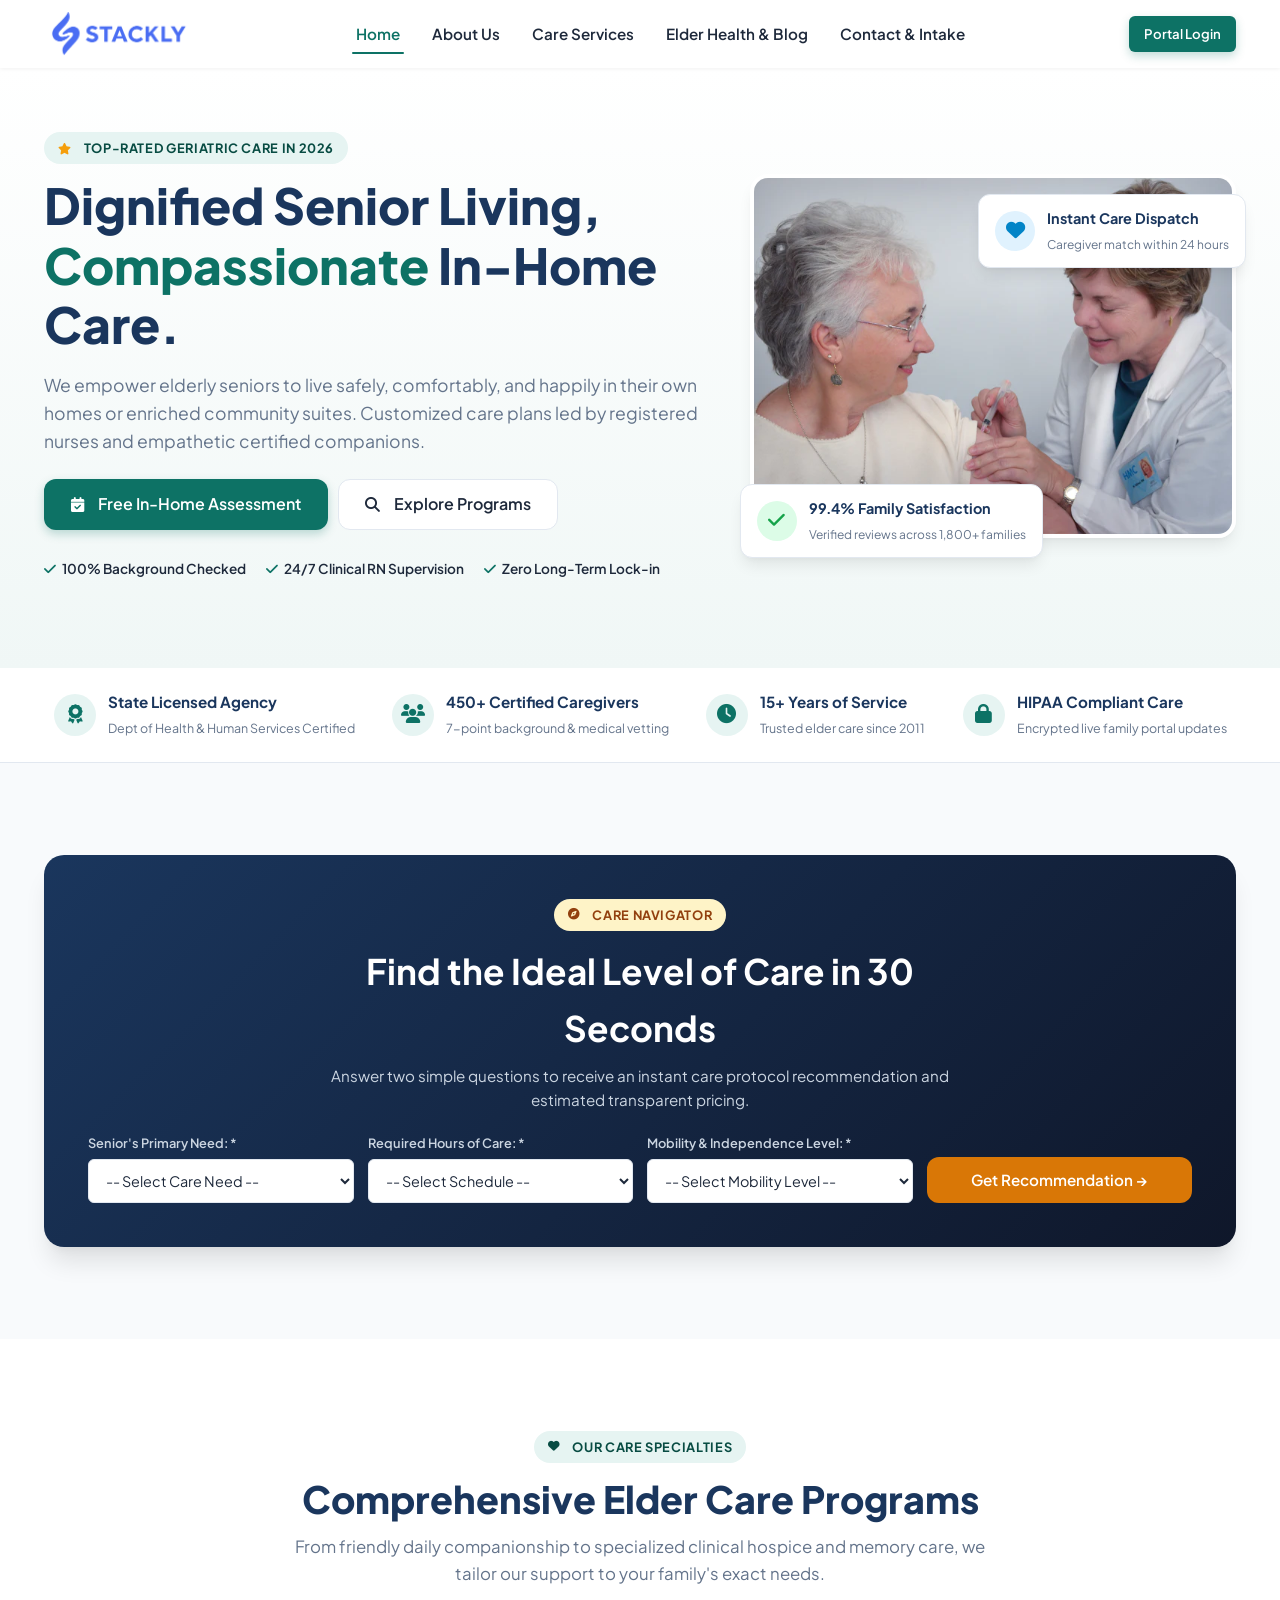
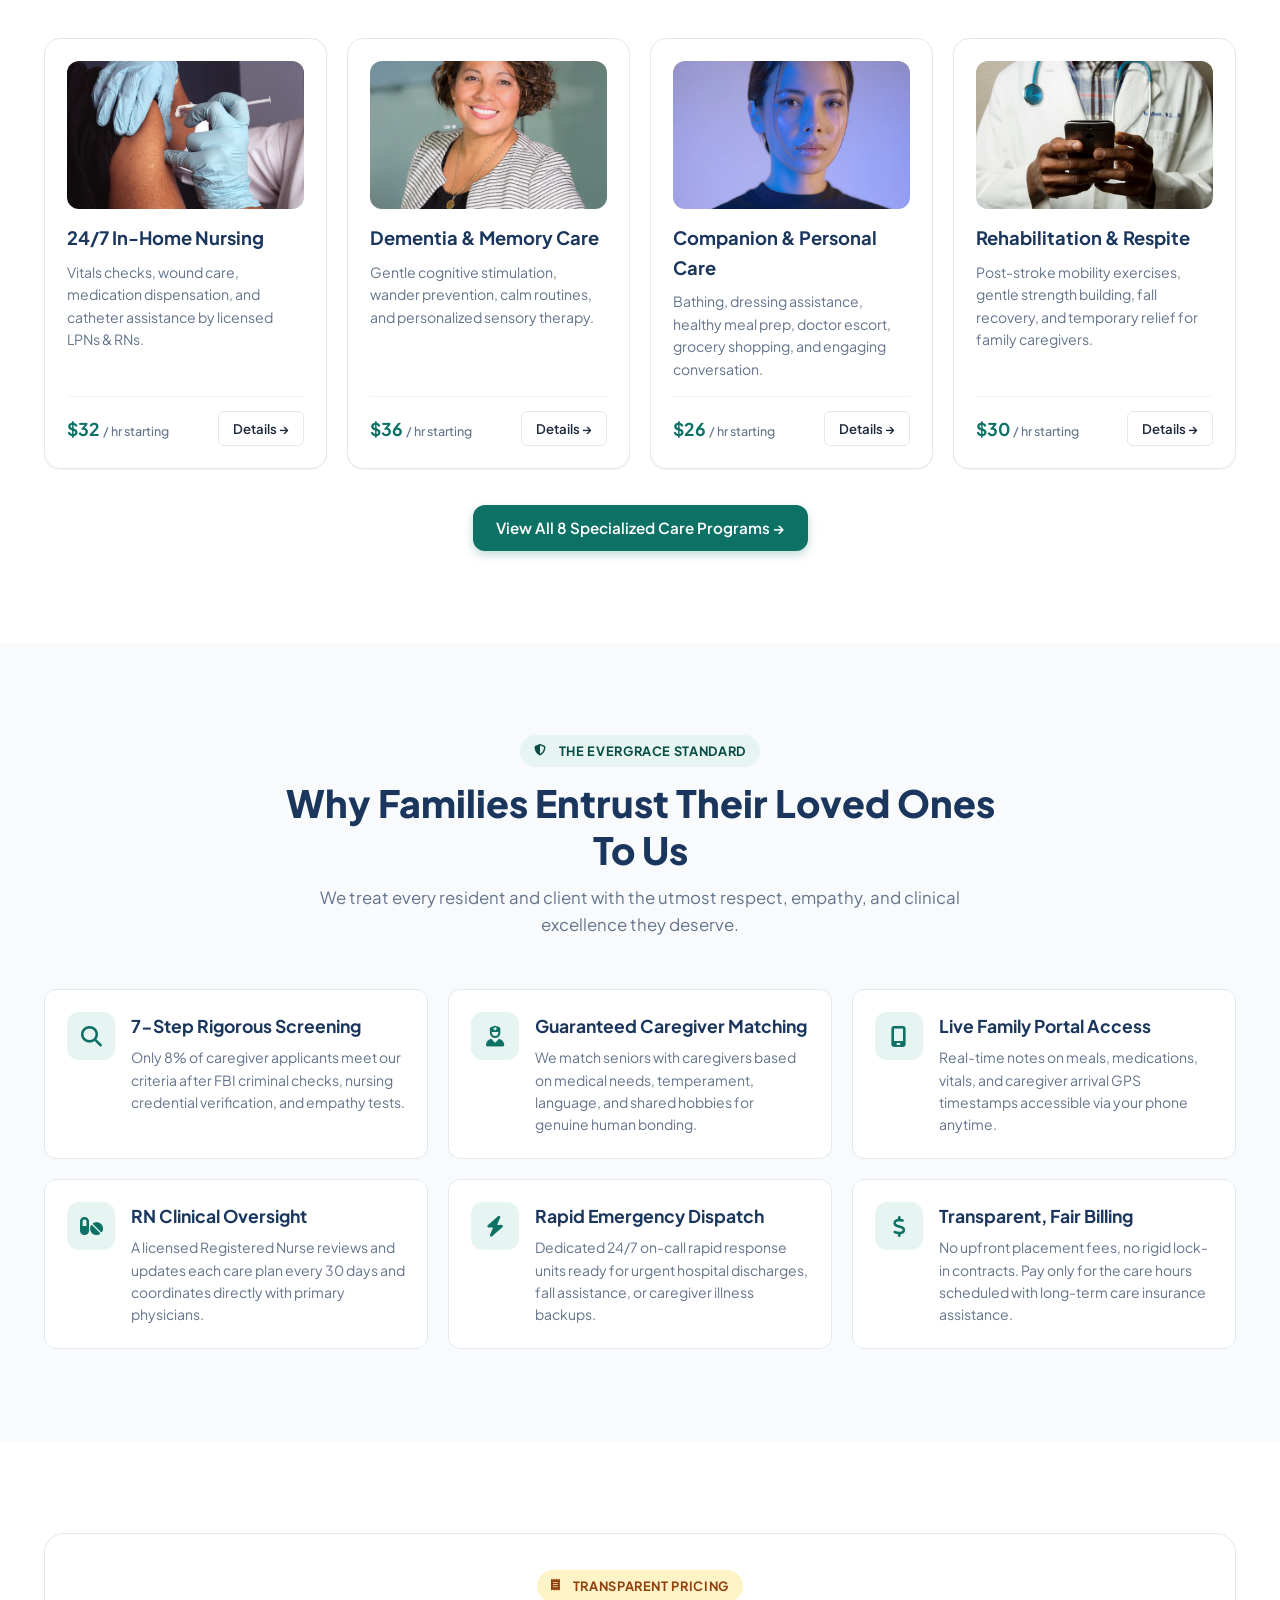
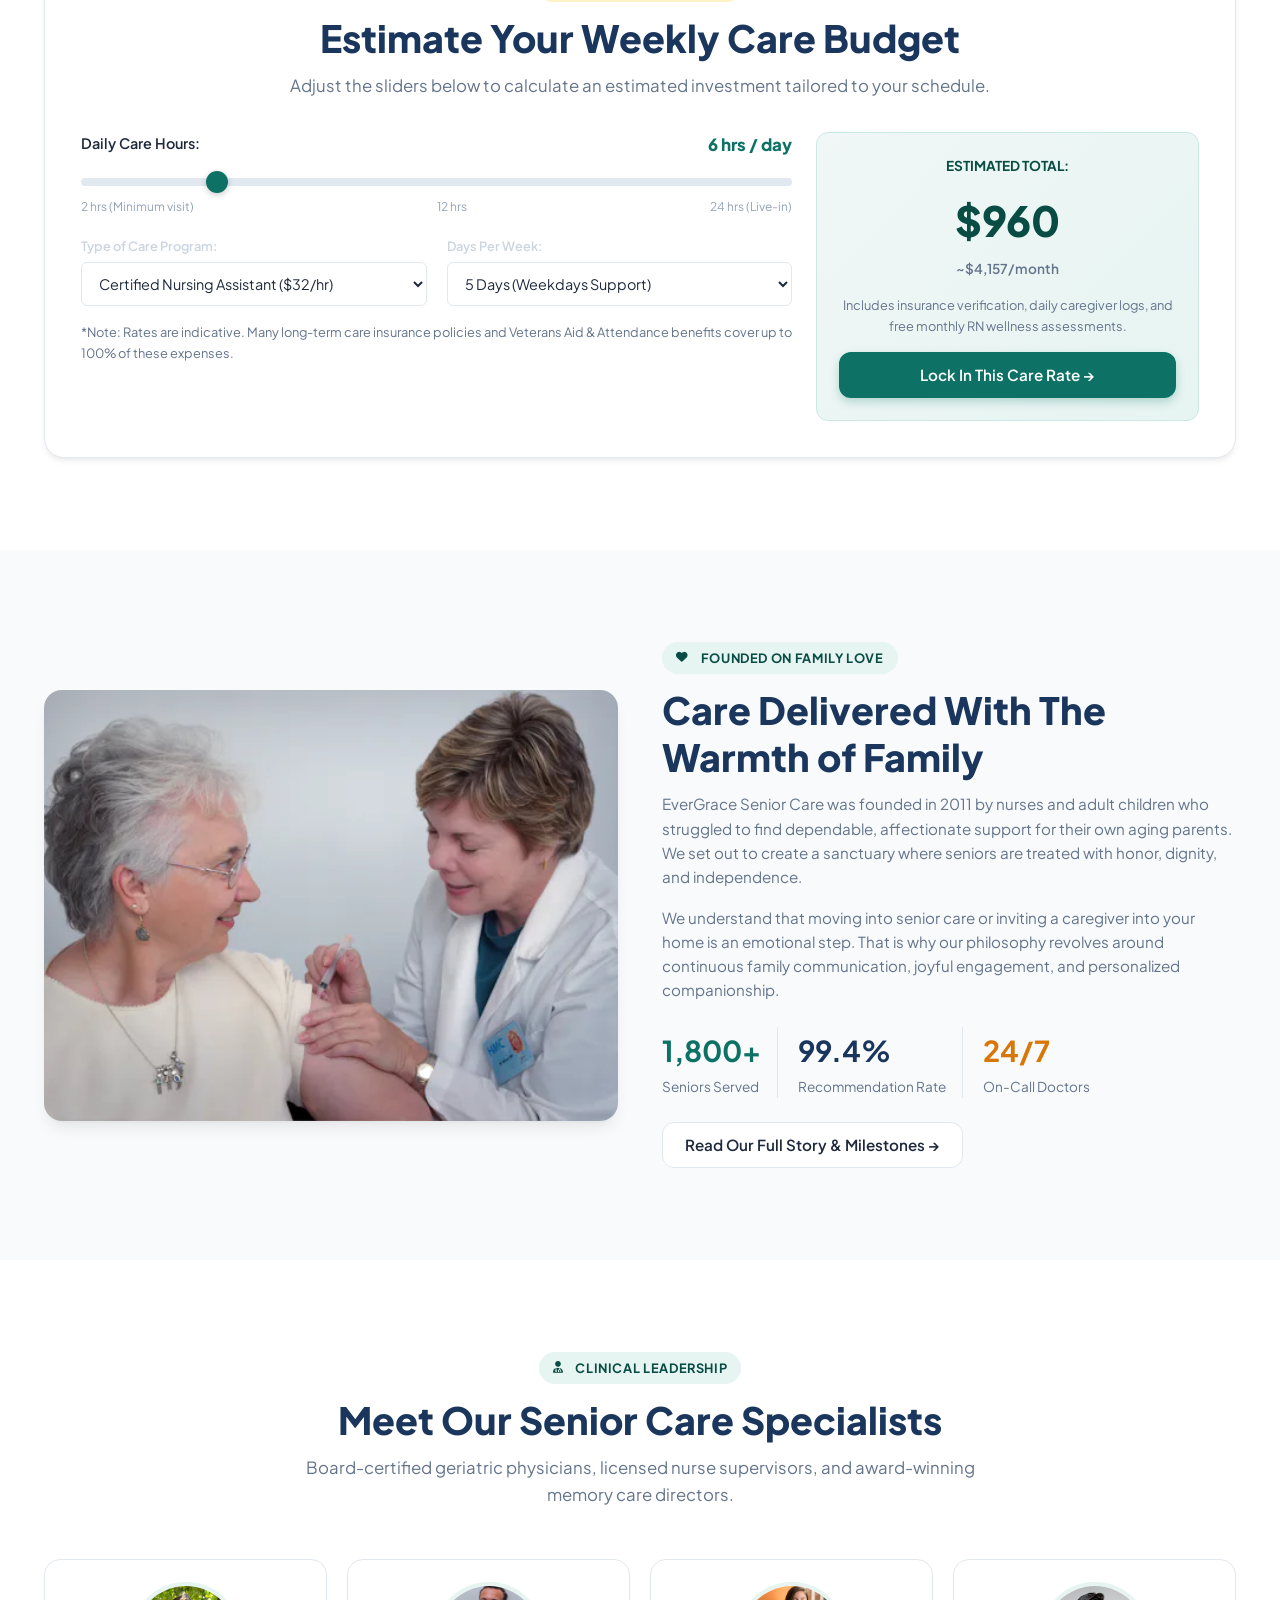
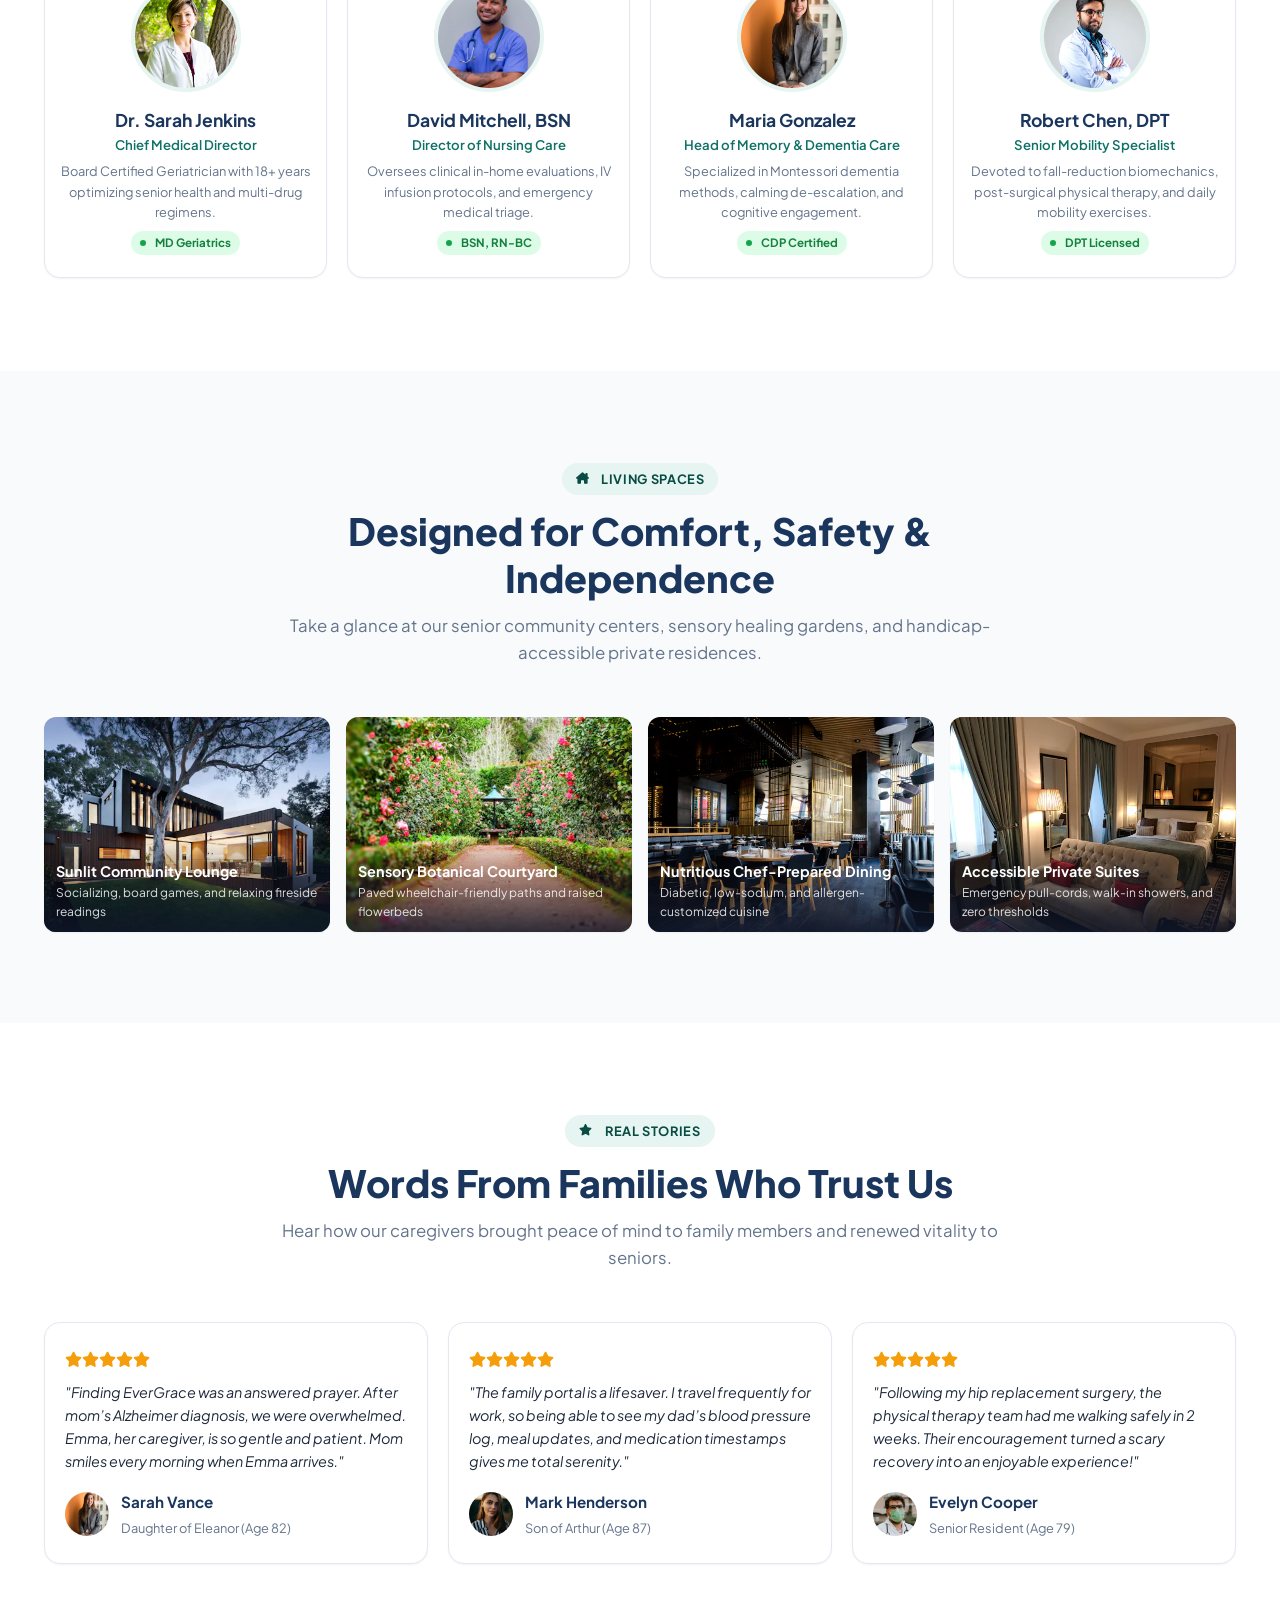
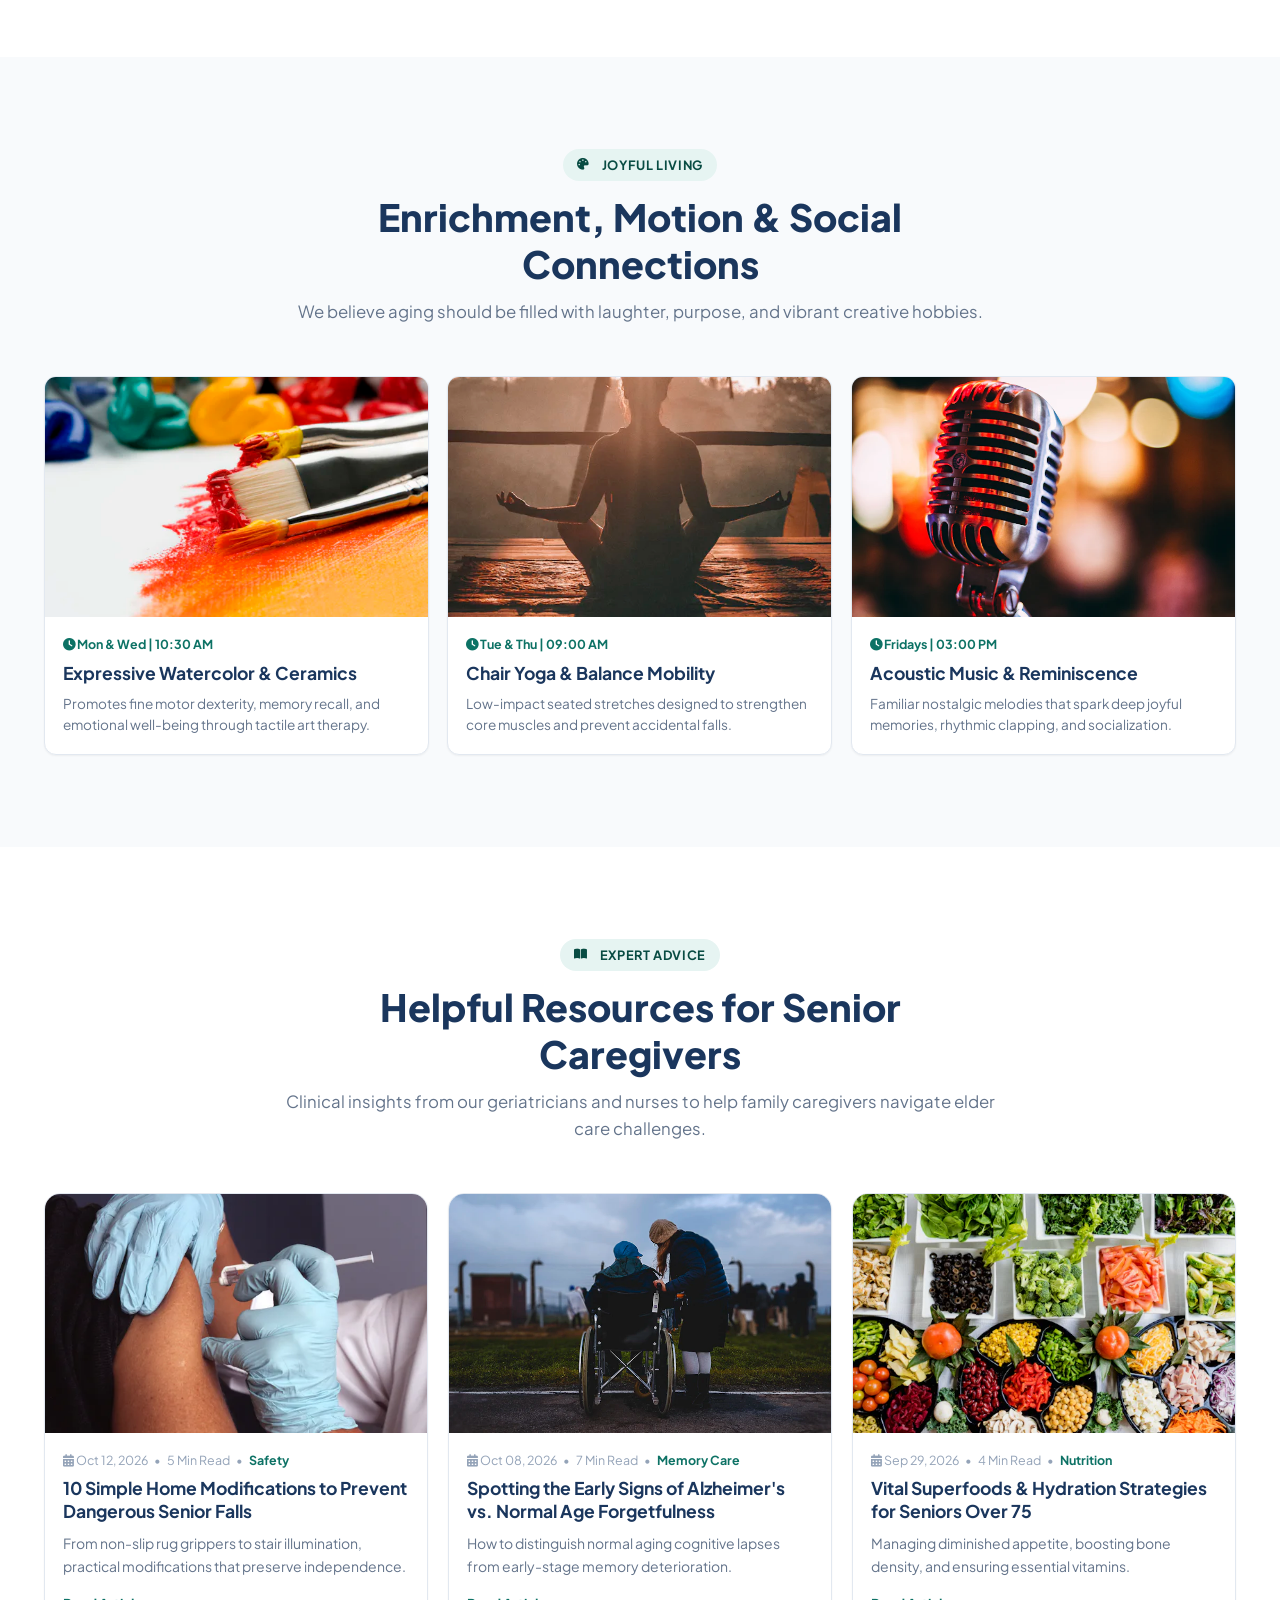
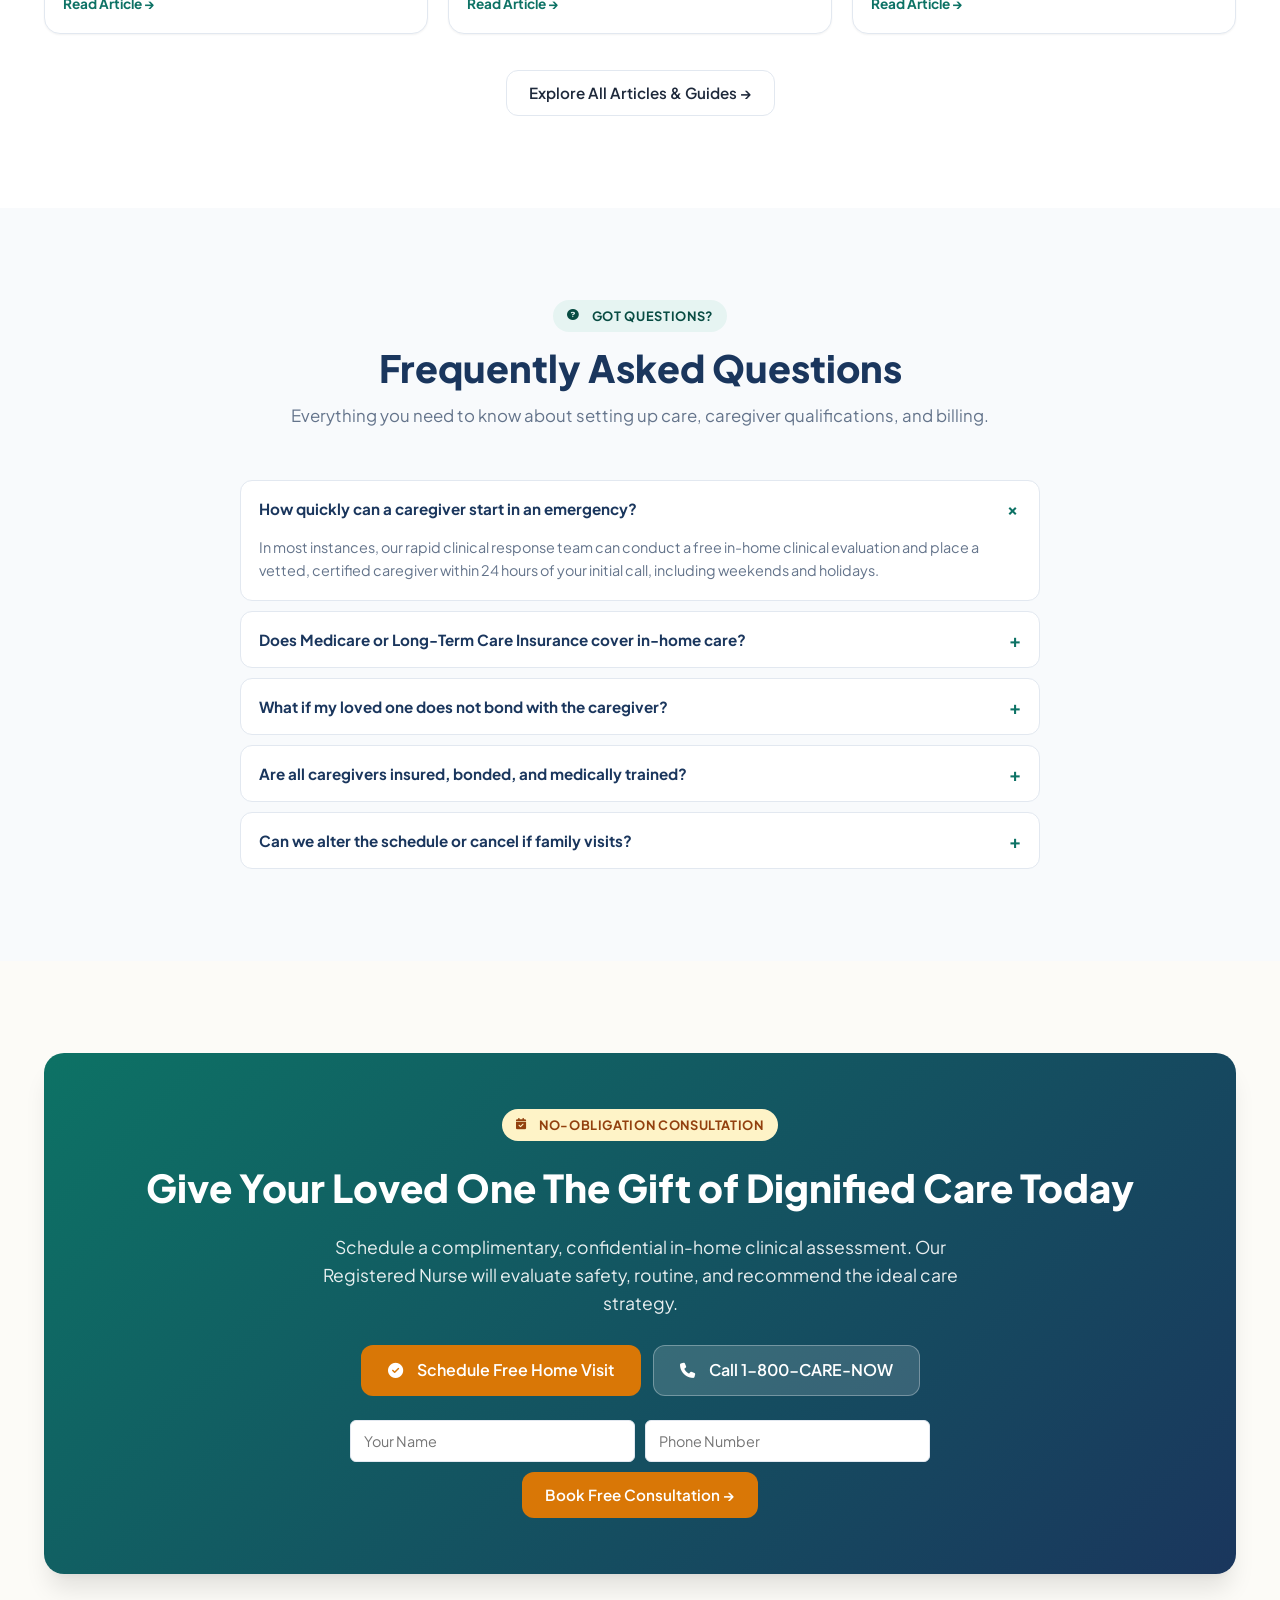
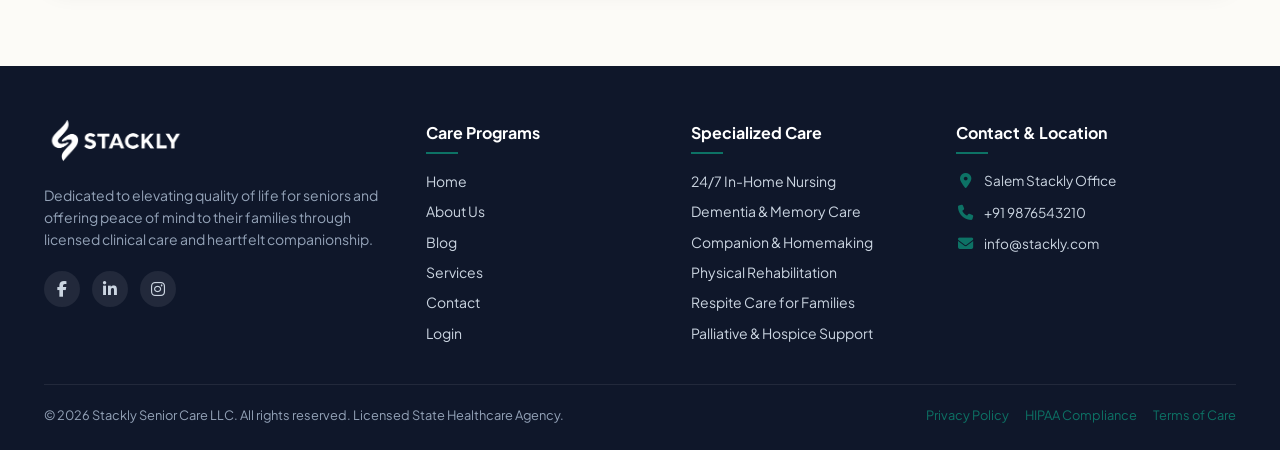
<file: index.html>
<!DOCTYPE html>
<html lang="en">
<head>
  <meta charset="UTF-8">
  <meta name="viewport" content="width=device-width, initial-scale=1.0, minimum-scale=1.0">
  <title>EverGrace Senior Care | Compassionate In-Home & Memory Care Services</title>
  <meta name="description" content="Award-winning senior care, specialized memory care, and 24/7 in-home clinical nursing. Dignity, comfort, and personalized care for your loved ones.">
  <link rel="preconnect" href="https://fonts.googleapis.com">
  <link rel="preconnect" href="https://fonts.gstatic.com" crossorigin>
  <link href="https://fonts.googleapis.com/css2?family=Plus+Jakarta+Sans:wght@400;500;600;700;800&display=swap" rel="stylesheet">
  <link rel="stylesheet" href="assets/css/all.min.css">
  <link rel="stylesheet" href="assets/css/style.css">
</head>
<body>

  <!-- PRELOADER (1.5s Animation) -->
  <div id="preloader" class="preloader" aria-label="Loading EverGrace Senior Care">
    <div class="preloader-content">
      <div class="preloader-heart">
        <div class="heart-pulse"><i class="fa-solid fa-heart"></i></div>
        <div class="pulse-ring"></div>
        <div class="pulse-ring ring-2"></div>
      </div>
      <div class="preloader-brand">
        <img src="assets/images/logo_0945.webp" alt="EverGrace Care" style="height: 36px; width: auto; object-fit: contain; margin: 0 auto 6px; display: block;">
        <span>Senior Living & Care</span>
      </div>
      <div class="preloader-bar">
        <div class="preloader-progress"></div>
      </div>
      <div class="preloader-status">Preparing Compassionate Care...</div>
    </div>
  </div>

  <!-- TOP BAR -->
  

  <!-- NAVBAR -->
  <header class="navbar">
    <div class="container navbar-inner">
      <a href="index.html" class="brand-logo" aria-label="EverGrace Senior Care Home">
        <img src="assets/images/logo_0945.webp" alt="EverGrace Senior Care Logo" class="brand-logo-img">
      </a>

      <!-- Desktop Links -->
      <nav class="nav-links" aria-label="Main Navigation">
        <a href="index.html" class="nav-link active">Home</a>
        <a href="about.html" class="nav-link">About Us</a>
        <a href="services.html" class="nav-link">Care Services</a>
        <a href="blog.html" class="nav-link">Elder Health & Blog</a>
        <a href="contact.html" class="nav-link">Contact & Intake</a>
      </nav>

      <!-- Desktop CTAs -->
      <div class="nav-actions">
        <a href="login.html" class="btn btn-sm btn-primary">Portal Login</a>
      </div>

      <!-- Mobile Hamburger Toggle -->
      <button class="mobile-nav-toggle" id="mobileNavToggle" aria-label="Toggle Navigation Menu" aria-expanded="false">
        <span></span>
        <span></span>
        <span></span>
      </button>
    </div>
  </header>

  <!-- MOBILE DRAWER -->
  <div class="mobile-drawer-overlay" id="drawerOverlay"></div>
  <aside class="mobile-drawer" id="mobileDrawer" aria-label="Mobile Navigation">
    <div>
      <div class="mobile-drawer-header">
        <a href="index.html" aria-label="EverGrace Home" style="display: inline-block;">
          <img src="assets/images/logo_0945.webp" alt="EverGrace Senior Care Logo" class="brand-logo-img">
        </a>
        <button type="button" class="mobile-drawer-close" id="mobileDrawerClose" aria-label="Close Navigation Menu">
          <i class="fa-solid fa-xmark"></i>
        </button>
      </div>
      <nav class="mobile-nav-links">
        <a href="index.html" class="mobile-nav-link active">Home <span>&rarr;</span></a>
        <a href="about.html" class="mobile-nav-link">About Us <span>&rarr;</span></a>
        <a href="services.html" class="mobile-nav-link">Care Services <span>&rarr;</span></a>
        <a href="blog.html" class="mobile-nav-link">Elder Health & Blog <span>&rarr;</span></a>
        <a href="contact.html" class="mobile-nav-link">Contact Us <span>&rarr;</span></a>
        </nav>
    </div>
    <div class="mobile-drawer-bottom">
      <a href="login.html" class="btn btn-outline btn-full">Sign In to Portal</a>
      <a href="signup.html" class="btn btn-accent btn-full">Register New Family</a>
      <a href="tel:18002273669" class="btn btn-emergency btn-full"><i class="fa-solid fa-phone"></i> Emergency SOS (24/7)</a>
    </div>
  </aside>

  <main>
    <!-- SECTION 1: HERO SECTION -->
    <section class="section hero-section" id="hero">
      <div class="container">
        <div class="hero-grid">
          <div class="hero-content">
            <div class="badge-pill">
              <span><i class="fa-solid fa-star" style="color: #f59e0b;"></i></span> Top-Rated Geriatric Care in 2026
            </div>
            <h1>Dignified Senior Living, <span>Compassionate</span> In-Home Care.</h1>
            <p class="hero-description">
              We empower elderly seniors to live safely, comfortably, and happily in their own homes or enriched community suites. Customized care plans led by registered nurses and empathetic certified companions.
            </p>
            <div class="hero-buttons">
              <a href="404.html" class="btn btn-lg btn-primary"><i class="fa-solid fa-calendar-check"></i> Free In-Home Assessment</a>
              <a href="404.html" class="btn btn-lg btn-outline"><i class="fa-solid fa-magnifying-glass"></i> Explore Programs</a>
            </div>
            <div class="hero-features">
              <div class="hero-feature-item"><span><i class="fa-solid fa-check"></i></span> 100% Background Checked</div>
              <div class="hero-feature-item"><span><i class="fa-solid fa-check"></i></span> 24/7 Clinical RN Supervision</div>
              <div class="hero-feature-item"><span><i class="fa-solid fa-check"></i></span> Zero Long-Term Lock-in</div>
            </div>
          </div>

          <div class="hero-media">
            <div class="hero-image-wrap">
              <img src="assets/images/hero-senior.webp" alt="Senior smiling warmly with certified nurse caregiver in home" width="720" height="540" loading="eager">
            </div>
            <!-- Floating Trust Badges -->
            <div class="hero-floating-card hero-floating-card-1">
              <div style="background: #dcfce7; color: #16a34a; border-radius: 50%; width: 40px; height: 40px; display: flex; align-items: center; justify-content: center; font-size: 1.2rem;"><i class="fa-solid fa-check"></i></div>
              <div>
                <strong style="font-size: 0.9rem; color: var(--secondary); display: block;">99.4% Family Satisfaction</strong>
                <span style="font-size: 0.75rem; color: var(--text-muted);">Verified reviews across 1,800+ families</span>
              </div>
            </div>
            <div class="hero-floating-card hero-floating-card-2">
              <div style="background: #e0f2fe; color: #0284c7; border-radius: 50%; width: 40px; height: 40px; display: flex; align-items: center; justify-content: center; font-size: 1.2rem;"><i class="fa-solid fa-heart"></i></div>
              <div>
                <strong style="font-size: 0.9rem; color: var(--secondary); display: block;">Instant Care Dispatch</strong>
                <span style="font-size: 0.75rem; color: var(--text-muted);">Caregiver match within 24 hours</span>
              </div>
            </div>
          </div>
        </div>
      </div>
    </section>

    <!-- SECTION 2: TRUST & ACCREDITATION STRIP -->
    <section class="trust-strip" id="accreditations" aria-label="Accreditations and Trust Metrics">
      <div class="container">
        <div class="trust-flex">
          <div class="trust-item">
            <div class="trust-item-icon"><i class="fa-solid fa-award"></i></div>
            <div class="trust-item-text">
              <strong>State Licensed Agency</strong>
              <span>Dept of Health & Human Services Certified</span>
            </div>
          </div>
          <div class="trust-item">
            <div class="trust-item-icon"><i class="fa-solid fa-users"></i></div>
            <div class="trust-item-text">
              <strong>450+ Certified Caregivers</strong>
              <span>7-point background & medical vetting</span>
            </div>
          </div>
          <div class="trust-item">
            <div class="trust-item-icon"><i class="fa-solid fa-clock"></i></div>
            <div class="trust-item-text">
              <strong>15+ Years of Service</strong>
              <span>Trusted elder care since 2011</span>
            </div>
          </div>
          <div class="trust-item">
            <div class="trust-item-icon"><i class="fa-solid fa-lock"></i></div>
            <div class="trust-item-text">
              <strong>HIPAA Compliant Care</strong>
              <span>Encrypted live family portal updates</span>
            </div>
          </div>
        </div>
      </div>
    </section>

    <!-- SECTION 3: INTERACTIVE CARE ASSESSMENT FINDER -->
    <section class="section" id="assessment-tool">
      <div class="container">
        <div class="assessment-finder-box">
          <div style="text-align: center; max-width: 650px; margin: 0 auto;">
            <span class="badge-pill badge-accent"><i class="fa-solid fa-compass"></i> Care Navigator</span>
            <h2 style="font-size: clamp(1.5rem, 3.5vw, 2.2rem); margin-bottom: 8px;">Find the Ideal Level of Care in 30 Seconds</h2>
            <p style="color: #cbd5e1; font-size: 0.95rem;">Answer two simple questions to receive an instant care protocol recommendation and estimated transparent pricing.</p>
          </div>

          <form id="assessmentFinderForm" class="finder-form-grid" action="404.html" method="GET" onsubmit="event.preventDefault(); window.location.href='404.html';">
            <div class="form-group">
              <label for="findCondition">Senior's Primary Need: *</label>
              <select id="findCondition" class="form-control" required>
                <option value="">-- Select Care Need --</option>
                <option value="companion">Daily Companionship &amp; Meal Prep</option>
                <option value="memory">Alzheimer's / Dementia / Memory Support</option>
                <option value="rehab">Post-Surgery &amp; Mobility Rehabilitation</option>
                <option value="medical">Complex Medication &amp; Skilled Nursing</option>
              </select>
            </div>
            <div class="form-group">
              <label for="findHours">Required Hours of Care: *</label>
              <select id="findHours" class="form-control" required>
                <option value="">-- Select Schedule --</option>
                <option value="daytime">Daytime Support (4 - 8 Hours/Day)</option>
                <option value="overnight">Overnight Monitoring &amp; Safety</option>
                <option value="247">24/7 Round-the-Clock Live-In Care</option>
                <option value="respite">Respite / Short-Term Family Relief</option>
              </select>
            </div>
            <div class="form-group">
              <label for="findMobility">Mobility &amp; Independence Level: *</label>
              <select id="findMobility" class="form-control" required>
                <option value="">-- Select Mobility Level --</option>
                <option value="independent">Walks Independently / Minor Assistance</option>
                <option value="cane">Uses Walker / Wheelchair</option>
                <option value="bedbound">Bed-Bound / Transfer Assistance Needed</option>
              </select>
            </div>
            <div class="form-group" style="display: flex; align-items: flex-end;">
              <button type="submit" class="btn btn-accent btn-full" style="padding: 12px;">Get Recommendation &rarr;</button>
            </div>
          </form>

          <div id="assessmentResult"></div>
        </div>
      </div>
    </section>

    <!-- SECTION 4: CORE CARE SERVICES -->
    <section class="section section-alt" id="services">
      <div class="container">
        <div class="section-header">
          <div class="badge-pill"><i class="fa-solid fa-heart"></i> Our Care Specialties</div>
          <h2 class="section-title">Comprehensive Elder Care Programs</h2>
          <p class="section-subtitle">From friendly daily companionship to specialized clinical hospice and memory care, we tailor our support to your family's exact needs.</p>
        </div>

        <div class="grid-4">
          <!-- Service 1 -->
          <article class="card service-card">
            <div class="card-image-top">
              <img src="assets/images/service-inhome.webp" alt="In-Home Skilled Nursing Caregiver" width="550" height="340" loading="lazy">
            </div>
            <h3 style="font-size: 1.15rem; color: var(--secondary); margin-bottom: 8px;">24/7 In-Home Nursing</h3>
            <p style="font-size: 0.88rem; color: var(--text-muted); margin-bottom: 16px;">Vitals checks, wound care, medication dispensation, and catheter assistance by licensed LPNs & RNs.</p>
            <div class="service-card-meta">
              <div class="service-price">$32 <span>/ hr starting</span></div>
              <a href="404.html" class="btn btn-sm btn-outline">Details &rarr;</a>
            </div>
          </article>

          <!-- Service 2 -->
          <article class="card service-card">
            <div class="card-image-top">
              <img src="assets/images/service-memory.webp" alt="Memory and Alzheimer Care" width="550" height="340" loading="lazy">
            </div>
            <h3 style="font-size: 1.15rem; color: var(--secondary); margin-bottom: 8px;">Dementia & Memory Care</h3>
            <p style="font-size: 0.88rem; color: var(--text-muted); margin-bottom: 16px;">Gentle cognitive stimulation, wander prevention, calm routines, and personalized sensory therapy.</p>
            <div class="service-card-meta">
              <div class="service-price">$36 <span>/ hr starting</span></div>
              <a href="404.html" class="btn btn-sm btn-outline">Details &rarr;</a>
            </div>
          </article>

          <!-- Service 3 -->
          <article class="card service-card">
            <div class="card-image-top">
              <img src="assets/images/service-companion.webp" alt="Elderly Companion Care" width="550" height="340" loading="lazy">
            </div>
            <h3 style="font-size: 1.15rem; color: var(--secondary); margin-bottom: 8px;">Companion & Personal Care</h3>
            <p style="font-size: 0.88rem; color: var(--text-muted); margin-bottom: 16px;">Bathing, dressing assistance, healthy meal prep, doctor escort, grocery shopping, and engaging conversation.</p>
            <div class="service-card-meta">
              <div class="service-price">$26 <span>/ hr starting</span></div>
              <a href="404.html" class="btn btn-sm btn-outline">Details &rarr;</a>
            </div>
          </article>

          <!-- Service 4 -->
          <article class="card service-card">
            <div class="card-image-top">
              <img src="assets/images/service-rehab.webp" alt="Physical rehabilitation for seniors" width="550" height="340" loading="lazy">
            </div>
            <h3 style="font-size: 1.15rem; color: var(--secondary); margin-bottom: 8px;">Rehabilitation & Respite</h3>
            <p style="font-size: 0.88rem; color: var(--text-muted); margin-bottom: 16px;">Post-stroke mobility exercises, gentle strength building, fall recovery, and temporary relief for family caregivers.</p>
            <div class="service-card-meta">
              <div class="service-price">$30 <span>/ hr starting</span></div>
              <a href="404.html" class="btn btn-sm btn-outline">Details &rarr;</a>
            </div>
          </article>
        </div>

        <div style="text-align: center; margin-top: 36px;">
          <a href="404.html" class="btn btn-primary">View All 8 Specialized Care Programs &rarr;</a>
        </div>
      </div>
    </section>

    <!-- SECTION 5: WHY CHOOSE US (6 VALUE PILLARS) -->
    <section class="section" id="why-us">
      <div class="container">
        <div class="section-header">
          <div class="badge-pill"><i class="fa-solid fa-shield-halved"></i> The EverGrace Standard</div>
          <h2 class="section-title">Why Families Entrust Their Loved Ones To Us</h2>
          <p class="section-subtitle">We treat every resident and client with the utmost respect, empathy, and clinical excellence they deserve.</p>
        </div>

        <div class="grid-3">
          <div class="pillar-card">
            <div class="pillar-icon"><i class="fa-solid fa-magnifying-glass"></i></div>
            <div>
              <h3 style="font-size: 1.1rem; color: var(--secondary); margin-bottom: 6px;">7-Step Rigorous Screening</h3>
              <p style="font-size: 0.875rem; color: var(--text-muted);">Only 8% of caregiver applicants meet our criteria after FBI criminal checks, nursing credential verification, and empathy tests.</p>
            </div>
          </div>

          <div class="pillar-card">
            <div class="pillar-icon"><i class="fa-solid fa-user-nurse"></i></div>
            <div>
              <h3 style="font-size: 1.1rem; color: var(--secondary); margin-bottom: 6px;">Guaranteed Caregiver Matching</h3>
              <p style="font-size: 0.875rem; color: var(--text-muted);">We match seniors with caregivers based on medical needs, temperament, language, and shared hobbies for genuine human bonding.</p>
            </div>
          </div>

          <div class="pillar-card">
            <div class="pillar-icon"><i class="fa-solid fa-mobile-screen"></i></div>
            <div>
              <h3 style="font-size: 1.1rem; color: var(--secondary); margin-bottom: 6px;">Live Family Portal Access</h3>
              <p style="font-size: 0.875rem; color: var(--text-muted);">Real-time notes on meals, medications, vitals, and caregiver arrival GPS timestamps accessible via your phone anytime.</p>
            </div>
          </div>

          <div class="pillar-card">
            <div class="pillar-icon"><i class="fa-solid fa-pills"></i></div>
            <div>
              <h3 style="font-size: 1.1rem; color: var(--secondary); margin-bottom: 6px;">RN Clinical Oversight</h3>
              <p style="font-size: 0.875rem; color: var(--text-muted);">A licensed Registered Nurse reviews and updates each care plan every 30 days and coordinates directly with primary physicians.</p>
            </div>
          </div>

          <div class="pillar-card">
            <div class="pillar-icon"><i class="fa-solid fa-bolt"></i></div>
            <div>
              <h3 style="font-size: 1.1rem; color: var(--secondary); margin-bottom: 6px;">Rapid Emergency Dispatch</h3>
              <p style="font-size: 0.875rem; color: var(--text-muted);">Dedicated 24/7 on-call rapid response units ready for urgent hospital discharges, fall assistance, or caregiver illness backups.</p>
            </div>
          </div>

          <div class="pillar-card">
            <div class="pillar-icon"><i class="fa-solid fa-dollar-sign"></i></div>
            <div>
              <h3 style="font-size: 1.1rem; color: var(--secondary); margin-bottom: 6px;">Transparent, Fair Billing</h3>
              <p style="font-size: 0.875rem; color: var(--text-muted);">No upfront placement fees, no rigid lock-in contracts. Pay only for the care hours scheduled with long-term care insurance assistance.</p>
            </div>
          </div>
        </div>
      </div>
    </section>

    <!-- SECTION 6: INTERACTIVE CARE PLAN COST CALCULATOR -->
    <section class="section section-alt" id="calculator">
      <div class="container">
        <div class="calc-card">
          <div class="section-header" style="margin-bottom: 32px;">
            <div class="badge-pill badge-accent"><i class="fa-solid fa-receipt"></i> Transparent Pricing</div>
            <h2 class="section-title">Estimate Your Weekly Care Budget</h2>
            <p class="section-subtitle">Adjust the sliders below to calculate an estimated investment tailored to your schedule.</p>
          </div>

          <div class="calc-grid">
            <div>
              <div class="slider-container">
                <div class="slider-label">
                  <label for="calcHours">Daily Care Hours:</label>
                  <span id="calcHoursVal">6 hrs / day</span>
                </div>
                <input type="range" id="calcHours" min="2" max="24" value="6" step="1" class="range-slider" aria-label="Daily Care Hours">
                <div style="display: flex; justify-content: space-between; font-size: 0.75rem; color: var(--text-light); margin-top: 4px;">
                  <span>2 hrs (Minimum visit)</span>
                  <span>12 hrs</span>
                  <span>24 hrs (Live-in)</span>
                </div>
              </div>

              <div class="grid-2">
                <div class="form-group">
                  <label for="calcCareType">Type of Care Program:</label>
                  <select id="calcCareType" class="form-control">
                    <option value="26">Companion & Homemaking ($26/hr)</option>
                    <option value="32" selected>Certified Nursing Assistant ($32/hr)</option>
                    <option value="38">Alzheimer's / Memory Specialist ($38/hr)</option>
                    <option value="46">Skilled Clinical RN ($46/hr)</option>
                  </select>
                </div>
                <div class="form-group">
                  <label for="calcDaysWeek">Days Per Week:</label>
                  <select id="calcDaysWeek" class="form-control">
                    <option value="2">2 Days (Part-Time / Weekend)</option>
                    <option value="3">3 Days (Alternate Schedule)</option>
                    <option value="5" selected>5 Days (Weekdays Support)</option>
                    <option value="7">7 Days (Full Week Coverage)</option>
                  </select>
                </div>
              </div>

              <div style="font-size: 0.8rem; color: var(--text-muted); margin-top: 16px;">
                *Note: Rates are indicative. Many long-term care insurance policies and Veterans Aid & Attendance benefits cover up to 100% of these expenses.
              </div>
            </div>

            <div class="calc-summary-box">
              <div style="font-size: 0.85rem; font-weight: 700; color: var(--primary-dark); text-transform: uppercase;">Estimated Total:</div>
              <div class="calc-price-display" id="calcTotalPrice">$960</div>
              <div style="font-size: 0.85rem; color: var(--text-muted); font-weight: 600;" id="calcMonthlyPrice">~$4,156/month</div>
              <p style="font-size: 0.8rem; color: var(--text-muted); margin: 16px 0;">Includes insurance verification, daily caregiver logs, and free monthly RN wellness assessments.</p>
              <a href="404.html" class="btn btn-primary btn-full">Lock In This Care Rate &rarr;</a>
            </div>
          </div>
        </div>
      </div>
    </section>

    <!-- SECTION 7: ABOUT US & PHILOSOPHY -->
    <section class="section" id="about-story">
      <div class="container">
        <div class="split-content">
          <div class="story-media">
            <img src="assets/images/about-story.webp" alt="Senior mother and caregiver holding hands with compassion" width="550" height="412" loading="lazy">
          </div>
          <div>
            <div class="badge-pill"><i class="fa-solid fa-heart"></i> Founded On Family Love</div>
            <h2 class="section-title">Care Delivered With The Warmth of Family</h2>
            <p style="color: var(--text-muted); margin-bottom: 16px; font-size: 0.95rem;">
              EverGrace Senior Care was founded in 2011 by nurses and adult children who struggled to find dependable, affectionate support for their own aging parents. We set out to create a sanctuary where seniors are treated with honor, dignity, and independence.
            </p>
            <p style="color: var(--text-muted); margin-bottom: 24px; font-size: 0.95rem;">
              We understand that moving into senior care or inviting a caregiver into your home is an emotional step. That is why our philosophy revolves around continuous family communication, joyful engagement, and personalized companionship.
            </p>
            <div class="story-stats-row">
              <div>
                <strong style="font-size: 1.8rem; color: var(--primary); display: block;">1,800+</strong>
                <span style="font-size: 0.85rem; color: var(--text-muted);">Seniors Served</span>
              </div>
              <div style="border-left: 1px solid var(--border-color); padding-left: 20px;">
                <strong style="font-size: 1.8rem; color: var(--secondary); display: block;">99.4%</strong>
                <span style="font-size: 0.85rem; color: var(--text-muted);">Recommendation Rate</span>
              </div>
              <div style="border-left: 1px solid var(--border-color); padding-left: 20px;">
                <strong style="font-size: 1.8rem; color: var(--accent); display: block;">24/7</strong>
                <span style="font-size: 0.85rem; color: var(--text-muted);">On-Call Doctors</span>
              </div>
            </div>
            <a href="404.html" class="btn btn-outline">Read Our Full Story & Milestones &rarr;</a>
          </div>
        </div>
      </div>
    </section>

    <!-- SECTION 8: MEDICAL STAFF & CAREGIVER SHOWCASE -->
    <section class="section section-alt" id="team">
      <div class="container">
        <div class="section-header">
          <div class="badge-pill"><i class="fa-solid fa-user-doctor"></i> Clinical Leadership</div>
          <h2 class="section-title">Meet Our Senior Care Specialists</h2>
          <p class="section-subtitle">Board-certified geriatric physicians, licensed nurse supervisors, and award-winning memory care directors.</p>
        </div>

        <div class="grid-4">
          <div class="team-card">
            <div class="team-avatar">
              <img src="assets/images/team-doctor1.webp" alt="Dr. Sarah Jenkins Medical Director" width="120" height="120" loading="lazy">
            </div>
            <h3 class="team-name">Dr. Sarah Jenkins</h3>
            <div class="team-role">Chief Medical Director</div>
            <p style="font-size: 0.8rem; color: var(--text-muted);">Board Certified Geriatrician with 18+ years optimizing senior health and multi-drug regimens.</p>
            <div class="team-badges">
              <span class="status-pill status-active">MD Geriatrics</span>
            </div>
          </div>

          <div class="team-card">
            <div class="team-avatar">
              <img src="assets/images/team-nurse1.webp" alt="David Mitchell Lead Geriatric Nurse" width="120" height="120" loading="lazy">
            </div>
            <h3 class="team-name">David Mitchell, BSN</h3>
            <div class="team-role">Director of Nursing Care</div>
            <p style="font-size: 0.8rem; color: var(--text-muted);">Oversees clinical in-home evaluations, IV infusion protocols, and emergency medical triage.</p>
            <div class="team-badges">
              <span class="status-pill status-active">BSN, RN-BC</span>
            </div>
          </div>

          <div class="team-card">
            <div class="team-avatar">
              <img src="assets/images/team-nurse2.webp" alt="Maria Gonzalez Memory Care Specialist" width="120" height="120" loading="lazy">
            </div>
            <h3 class="team-name">Maria Gonzalez</h3>
            <div class="team-role">Head of Memory & Dementia Care</div>
            <p style="font-size: 0.8rem; color: var(--text-muted);">Specialized in Montessori dementia methods, calming de-escalation, and cognitive engagement.</p>
            <div class="team-badges">
              <span class="status-pill status-active">CDP Certified</span>
            </div>
          </div>

          <div class="team-card">
            <div class="team-avatar">
              <img src="assets/images/team-therapist.webp" alt="Robert Chen Senior Physical Therapist" width="120" height="120" loading="lazy">
            </div>
            <h3 class="team-name">Robert Chen, DPT</h3>
            <div class="team-role">Senior Mobility Specialist</div>
            <p style="font-size: 0.8rem; color: var(--text-muted);">Devoted to fall-reduction biomechanics, post-surgical physical therapy, and daily mobility exercises.</p>
            <div class="team-badges">
              <span class="status-pill status-active">DPT Licensed</span>
            </div>
          </div>
        </div>
      </div>
    </section>

    <!-- SECTION 9: VIRTUAL FACILITIES TOUR GALLERY -->
    <section class="section" id="facilities">
      <div class="container">
        <div class="section-header">
          <div class="badge-pill"><i class="fa-solid fa-house-chimney"></i> Living Spaces</div>
          <h2 class="section-title">Designed for Comfort, Safety & Independence</h2>
          <p class="section-subtitle">Take a glance at our senior community centers, sensory healing gardens, and handicap-accessible private residences.</p>
        </div>

        <div class="facility-gallery">
          <div class="facility-item">
            <img src="assets/images/facility-lounge.webp" alt="Cozy Sunlit Senior Living Lounge" width="550" height="412" loading="lazy">
            <div class="facility-caption">
              <h4>Sunlit Community Lounge</h4>
              <p style="font-size: 0.75rem; opacity: 0.85;">Socializing, board games, and relaxing fireside readings</p>
            </div>
          </div>

          <div class="facility-item">
            <img src="assets/images/facility-garden.webp" alt="Peaceful courtyard garden with walking paths" width="550" height="412" loading="lazy">
            <div class="facility-caption">
              <h4>Sensory Botanical Courtyard</h4>
              <p style="font-size: 0.75rem; opacity: 0.85;">Paved wheelchair-friendly paths and raised flowerbeds</p>
            </div>
          </div>

          <div class="facility-item">
            <img src="assets/images/facility-dining.webp" alt="Senior chef-prepared dining hall" width="550" height="412" loading="lazy">
            <div class="facility-caption">
              <h4>Nutritious Chef-Prepared Dining</h4>
              <p style="font-size: 0.75rem; opacity: 0.85;">Diabetic, low-sodium, and allergen-customized cuisine</p>
            </div>
          </div>

          <div class="facility-item">
            <img src="assets/images/facility-room.webp" alt="Private assisted living room with safety railings" width="550" height="412" loading="lazy">
            <div class="facility-caption">
              <h4>Accessible Private Suites</h4>
              <p style="font-size: 0.75rem; opacity: 0.85;">Emergency pull-cords, walk-in showers, and zero thresholds</p>
            </div>
          </div>
        </div>
      </div>
    </section>

    <!-- SECTION 10: FAMILY TESTIMONIALS -->
    <section class="section section-alt" id="testimonials">
      <div class="container">
        <div class="section-header">
          <div class="badge-pill"><i class="fa-solid fa-star"></i> Real Stories</div>
          <h2 class="section-title">Words From Families Who Trust Us</h2>
          <p class="section-subtitle">Hear how our caregivers brought peace of mind to family members and renewed vitality to seniors.</p>
        </div>

        <div class="grid-3">
          <div class="testimonial-card">
            <div>
              <div class="rating-stars"><i class="fa-solid fa-star" style="color: #f59e0b;"></i><i class="fa-solid fa-star" style="color: #f59e0b;"></i><i class="fa-solid fa-star" style="color: #f59e0b;"></i><i class="fa-solid fa-star" style="color: #f59e0b;"></i><i class="fa-solid fa-star" style="color: #f59e0b;"></i></div>
              <p class="testimonial-quote">"Finding EverGrace was an answered prayer. After mom’s Alzheimer diagnosis, we were overwhelmed. Emma, her caregiver, is so gentle and patient. Mom smiles every morning when Emma arrives."</p>
            </div>
            <div class="reviewer-meta">
              <div class="reviewer-avatar">
                <img src="assets/images/avatar-client.webp" alt="Sarah Vance family client" width="48" height="48" loading="lazy">
              </div>
              <div>
                <strong style="font-size: 0.95rem; color: var(--secondary); display: block;">Sarah Vance</strong>
                <span style="font-size: 0.8rem; color: var(--text-muted);">Daughter of Eleanor (Age 82)</span>
              </div>
            </div>
          </div>

          <div class="testimonial-card">
            <div>
              <div class="rating-stars"><i class="fa-solid fa-star" style="color: #f59e0b;"></i><i class="fa-solid fa-star" style="color: #f59e0b;"></i><i class="fa-solid fa-star" style="color: #f59e0b;"></i><i class="fa-solid fa-star" style="color: #f59e0b;"></i><i class="fa-solid fa-star" style="color: #f59e0b;"></i></div>
              <p class="testimonial-quote">"The family portal is a lifesaver. I travel frequently for work, so being able to see my dad’s blood pressure log, meal updates, and medication timestamps gives me total serenity."</p>
            </div>
            <div class="reviewer-meta">
              <div class="reviewer-avatar">
                <img src="assets/images/avatar-senior.webp" alt="Mark Henderson client son" width="48" height="48" loading="lazy">
              </div>
              <div>
                <strong style="font-size: 0.95rem; color: var(--secondary); display: block;">Mark Henderson</strong>
                <span style="font-size: 0.8rem; color: var(--text-muted);">Son of Arthur (Age 87)</span>
              </div>
            </div>
          </div>

          <div class="testimonial-card">
            <div>
              <div class="rating-stars"><i class="fa-solid fa-star" style="color: #f59e0b;"></i><i class="fa-solid fa-star" style="color: #f59e0b;"></i><i class="fa-solid fa-star" style="color: #f59e0b;"></i><i class="fa-solid fa-star" style="color: #f59e0b;"></i><i class="fa-solid fa-star" style="color: #f59e0b;"></i></div>
              <p class="testimonial-quote">"Following my hip replacement surgery, the physical therapy team had me walking safely in 2 weeks. Their encouragement turned a scary recovery into an enjoyable experience!"</p>
            </div>
            <div class="reviewer-meta">
              <div class="reviewer-avatar">
                <img src="assets/images/avatar-caregiver.webp" alt="Evelyn Cooper senior client" width="48" height="48" loading="lazy">
              </div>
              <div>
                <strong style="font-size: 0.95rem; color: var(--secondary); display: block;">Evelyn Cooper</strong>
                <span style="font-size: 0.8rem; color: var(--text-muted);">Senior Resident (Age 79)</span>
              </div>
            </div>
          </div>
        </div>
      </div>
    </section>

    <!-- SECTION 11: SENIOR WELLNESS & ACTIVITIES SCHEDULE -->
    <section class="section" id="activities">
      <div class="container">
        <div class="section-header">
          <div class="badge-pill"><i class="fa-solid fa-palette"></i> Joyful Living</div>
          <h2 class="section-title">Enrichment, Motion & Social Connections</h2>
          <p class="section-subtitle">We believe aging should be filled with laughter, purpose, and vibrant creative hobbies.</p>
        </div>

        <div class="activities-grid">
          <div class="activity-card">
            <div class="activity-img">
              <img src="assets/images/activity-art.webp" alt="Seniors painting watercolor art" width="550" height="343" loading="lazy">
            </div>
            <div class="activity-body">
              <div class="activity-time"><i class="fa-solid fa-clock"></i> Mon & Wed | 10:30 AM</div>
              <h3 style="font-size: 1.1rem; color: var(--secondary); margin-bottom: 6px;">Expressive Watercolor & Ceramics</h3>
              <p style="font-size: 0.85rem; color: var(--text-muted);">Promotes fine motor dexterity, memory recall, and emotional well-being through tactile art therapy.</p>
            </div>
          </div>

          <div class="activity-card">
            <div class="activity-img">
              <img src="assets/images/activity-yoga.webp" alt="Senior chair yoga and gentle breathing" width="550" height="343" loading="lazy">
            </div>
            <div class="activity-body">
              <div class="activity-time"><i class="fa-solid fa-clock"></i> Tue & Thu | 09:00 AM</div>
              <h3 style="font-size: 1.1rem; color: var(--secondary); margin-bottom: 6px;">Chair Yoga & Balance Mobility</h3>
              <p style="font-size: 0.85rem; color: var(--text-muted);">Low-impact seated stretches designed to strengthen core muscles and prevent accidental falls.</p>
            </div>
          </div>

          <div class="activity-card">
            <div class="activity-img">
              <img src="assets/images/activity-music.webp" alt="Senior acoustic music and singalong hour" width="550" height="343" loading="lazy">
            </div>
            <div class="activity-body">
              <div class="activity-time"><i class="fa-solid fa-clock"></i> Fridays | 03:00 PM</div>
              <h3 style="font-size: 1.1rem; color: var(--secondary); margin-bottom: 6px;">Acoustic Music & Reminiscence</h3>
              <p style="font-size: 0.85rem; color: var(--text-muted);">Familiar nostalgic melodies that spark deep joyful memories, rhythmic clapping, and socialization.</p>
            </div>
          </div>
        </div>
      </div>
    </section>

    <!-- SECTION 12: BLOG & HEALTH ADVICE ARTICLES -->
    <section class="section section-alt" id="blog-highlights">
      <div class="container">
        <div class="section-header">
          <div class="badge-pill"><i class="fa-solid fa-book-open"></i> Expert Advice</div>
          <h2 class="section-title">Helpful Resources for Senior Caregivers</h2>
          <p class="section-subtitle">Clinical insights from our geriatricians and nurses to help family caregivers navigate elder care challenges.</p>
        </div>

        <div class="grid-3">
          <article class="blog-card">
            <div class="blog-img">
              <img src="assets/images/blog-fall-prevention.webp" alt="Senior safety walking aid guide" width="550" height="343" loading="lazy">
            </div>
            <div class="blog-body">
              <div class="blog-meta">
                <span><i class="fa-solid fa-calendar-days"></i> Oct 12, 2026</span> &bull; <span>5 Min Read</span> &bull; <strong style="color: var(--primary);">Safety</strong>
              </div>
              <h3 class="blog-title"><a href="404.html">10 Simple Home Modifications to Prevent Dangerous Senior Falls</a></h3>
              <p style="font-size: 0.875rem; color: var(--text-muted); margin-bottom: 16px;">From non-slip rug grippers to stair illumination, practical modifications that preserve independence.</p>
              <a href="404.html" style="font-weight: 700; font-size: 0.85rem; margin-top: auto;">Read Article &rarr;</a>
            </div>
          </article>

          <article class="blog-card">
            <div class="blog-img">
              <img src="assets/images/blog-dementia.webp" alt="Understanding early dementia signs" width="550" height="343" loading="lazy">
            </div>
            <div class="blog-body">
              <div class="blog-meta">
                <span><i class="fa-solid fa-calendar-days"></i> Oct 08, 2026</span> &bull; <span>7 Min Read</span> &bull; <strong style="color: var(--primary);">Memory Care</strong>
              </div>
              <h3 class="blog-title"><a href="404.html">Spotting the Early Signs of Alzheimer's vs. Normal Age Forgetfulness</a></h3>
              <p style="font-size: 0.875rem; color: var(--text-muted); margin-bottom: 16px;">How to distinguish normal aging cognitive lapses from early-stage memory deterioration.</p>
              <a href="404.html" style="font-weight: 700; font-size: 0.85rem; margin-top: auto;">Read Article &rarr;</a>
            </div>
          </article>

          <article class="blog-card">
            <div class="blog-img">
              <img src="assets/images/blog-nutrition.webp" alt="Senior balanced nutrition meal prep" width="550" height="343" loading="lazy">
            </div>
            <div class="blog-body">
              <div class="blog-meta">
                <span><i class="fa-solid fa-calendar-days"></i> Sep 29, 2026</span> &bull; <span>4 Min Read</span> &bull; <strong style="color: var(--primary);">Nutrition</strong>
              </div>
              <h3 class="blog-title"><a href="404.html">Vital Superfoods & Hydration Strategies for Seniors Over 75</a></h3>
              <p style="font-size: 0.875rem; color: var(--text-muted); margin-bottom: 16px;">Managing diminished appetite, boosting bone density, and ensuring essential vitamins.</p>
              <a href="404.html" style="font-weight: 700; font-size: 0.85rem; margin-top: auto;">Read Article &rarr;</a>
            </div>
          </article>
        </div>

        <div style="text-align: center; margin-top: 36px;">
          <a href="404.html" class="btn btn-outline">Explore All Articles & Guides &rarr;</a>
        </div>
      </div>
    </section>

    <!-- SECTION 13: FAQ ACCORDION -->
    <section class="section" id="faq">
      <div class="container">
        <div class="section-header">
          <div class="badge-pill"><i class="fa-solid fa-circle-question"></i> Got Questions?</div>
          <h2 class="section-title">Frequently Asked Questions</h2>
          <p class="section-subtitle">Everything you need to know about setting up care, caregiver qualifications, and billing.</p>
        </div>

        <div class="faq-list">
          <div class="faq-item active">
            <button class="faq-question">
              <span>How quickly can a caregiver start in an emergency?</span>
              <span class="faq-icon">&#43;</span>
            </button>
            <div class="faq-answer">
              <p>In most instances, our rapid clinical response team can conduct a free in-home clinical evaluation and place a vetted, certified caregiver within 24 hours of your initial call, including weekends and holidays.</p>
            </div>
          </div>

          <div class="faq-item">
            <button class="faq-question">
              <span>Does Medicare or Long-Term Care Insurance cover in-home care?</span>
              <span class="faq-icon">&#43;</span>
            </button>
            <div class="faq-answer">
              <p>While traditional Medicare Part A/B primarily covers short-term post-hospital rehabilitation, most private Long-Term Care (LTC) policies, Medicare Advantage plans, and VA Aid & Attendance benefits provide extensive coverage. Our intake specialists handle verification free of charge.</p>
            </div>
          </div>

          <div class="faq-item">
            <button class="faq-question">
              <span>What if my loved one does not bond with the caregiver?</span>
              <span class="faq-icon">&#43;</span>
            </button>
            <div class="faq-answer">
              <p>Your loved one’s emotional comfort is our top priority. We offer our 100% Harmony Guarantee: if for any reason the chemistry isn't perfect, we will re-match you with another certified caregiver immediately at zero extra cost.</p>
            </div>
          </div>

          <div class="faq-item">
            <button class="faq-question">
              <span>Are all caregivers insured, bonded, and medically trained?</span>
              <span class="faq-icon">&#43;</span>
            </button>
            <div class="faq-answer">
              <p>Yes. Every caregiver is a direct W-2 employee of EverGrace, fully covered by comprehensive liability insurance, bonded, and required to hold up-to-date CPR/First Aid certification, dementia training, and clean criminal background checks.</p>
            </div>
          </div>

          <div class="faq-item">
            <button class="faq-question">
              <span>Can we alter the schedule or cancel if family visits?</span>
              <span class="faq-icon">&#43;</span>
            </button>
            <div class="faq-answer">
              <p>Yes. We have flexible policies with no punitive lock-in contracts. You can increase, decrease, or pause your care hours with simple 24-hour advance notice directly through our family app or by phone.</p>
            </div>
          </div>
        </div>
      </div>
    </section>

    <!-- SECTION 14: CALL-TO-ACTION (FREE CONSULTATION BANNER) -->
    <section class="section section-cream" id="consultation-cta">
      <div class="container">
        <div class="cta-banner">
          <span class="badge-pill badge-accent" style="margin-bottom: 16px;"><i class="fa-solid fa-calendar-check"></i> No-Obligation Consultation</span>
          <h2>Give Your Loved One The Gift of Dignified Care Today</h2>
          <p>Schedule a complimentary, confidential in-home clinical assessment. Our Registered Nurse will evaluate safety, routine, and recommend the ideal care strategy.</p>
          <div class="cta-banner-buttons">
            <a href="404.html" class="btn btn-lg btn-accent"><i class="fa-solid fa-circle-check"></i> Schedule Free Home Visit</a>
            <a href="404.html" class="btn btn-lg btn-outline" style="background: rgba(255,255,255,0.15); color: #ffffff; border-color: rgba(255,255,255,0.3);"><i class="fa-solid fa-phone"></i> Call 1-800-CARE-NOW</a>
          </div>

          <form action="404.html" method="GET" onsubmit="event.preventDefault(); window.location.href='404.html';" style="max-width: 580px; margin: 24px auto 0; display: flex; gap: 10px; flex-wrap: wrap; justify-content: center;">
            <input type="text" placeholder="Your Name" class="form-control" style="flex: 1; min-width: 180px;" required>
            <input type="tel" placeholder="Phone Number" class="form-control" style="flex: 1; min-width: 180px;" required>
            <button type="submit" class="btn btn-accent" style="white-space: nowrap;">Book Free Consultation &rarr;</button>
          </form>
        </div>
      </div>
    </section>
  </main>

  <!-- FOOTER -->
  <footer class="footer">
    <div class="container">
      <div class="footer-grid">
        <div class="footer-col">
          <a href="index.html" class="footer-brand" aria-label="Home" style="display: inline-block; margin-bottom: 16px;">
            <img src="assets/images/logo_0945.webp" alt="Stackly Senior Care Logo" class="footer-logo-img">
          </a>
          <p style="margin-bottom: 20px; line-height: 1.6;">Dedicated to elevating quality of life for seniors and offering peace of mind to their families through licensed clinical care and heartfelt companionship.</p>
          <div class="footer-social-links" style="display: flex; gap: 12px;">
            <a href="404.html" aria-label="Facebook" class="footer-social-link"><i class="fa-brands fa-facebook-f"></i></a>
            <a href="404.html" aria-label="LinkedIn" class="footer-social-link"><i class="fa-brands fa-linkedin-in"></i></a>
            <a href="404.html" aria-label="Instagram" class="footer-social-link"><i class="fa-brands fa-instagram"></i></a>
          </div>
        </div>

        <div class="footer-col">
          <h4>Care Programs</h4>
          <ul class="footer-links">
            <li><a href="index.html">Home</a></li>
            <li><a href="about.html">About Us</a></li>
            <li><a href="blog.html">Blog</a></li>
            <li><a href="services.html">Services</a></li>
            <li><a href="contact.html">Contact</a></li>
            <li><a href="login.html">Login</a></li>
          </ul>
        </div>

        <div class="footer-col">
          <h4>Specialized Care</h4>
          <ul class="footer-links">
            <li><a href="404.html">24/7 In-Home Nursing</a></li>
            <li><a href="404.html">Dementia & Memory Care</a></li>
            <li><a href="404.html">Companion & Homemaking</a></li>
            <li><a href="404.html">Physical Rehabilitation</a></li>
            <li><a href="404.html">Respite Care for Families</a></li>
            <li><a href="404.html">Palliative & Hospice Support</a></li>
          </ul>
        </div>

        <div class="footer-col">
          <h4>Contact & Location</h4>
          <div class="footer-contact-item">
            <i class="fa-solid fa-location-dot"></i><span>Salem Stackly Office</span>
          </div>
          <div class="footer-contact-item">
            <i class="fa-solid fa-phone"></i><span><a href="tel:+919876543210" style="color: #cbd5e1;">+91 9876543210</a></span>
          </div>
          <div class="footer-contact-item">
            <i class="fa-solid fa-envelope"></i><span><a href="mailto:info@stackly.com" style="color: #cbd5e1;">info@stackly.com</a></span>
          </div>
        </div>
      </div>

      <div class="footer-bottom">
        <div>&copy; 2026 Stackly Senior Care LLC. All rights reserved. Licensed State Healthcare Agency.</div>
        <div style="display: flex; gap: 16px;">
          <a href="404.html">Privacy Policy</a>
          <a href="404.html">HIPAA Compliance</a>
          <a href="404.html">Terms of Care</a>
        </div>
      </div>
    </div>
  </footer>

  <script src="assets/js/main.js"></script>
</body>
</html>
</file>
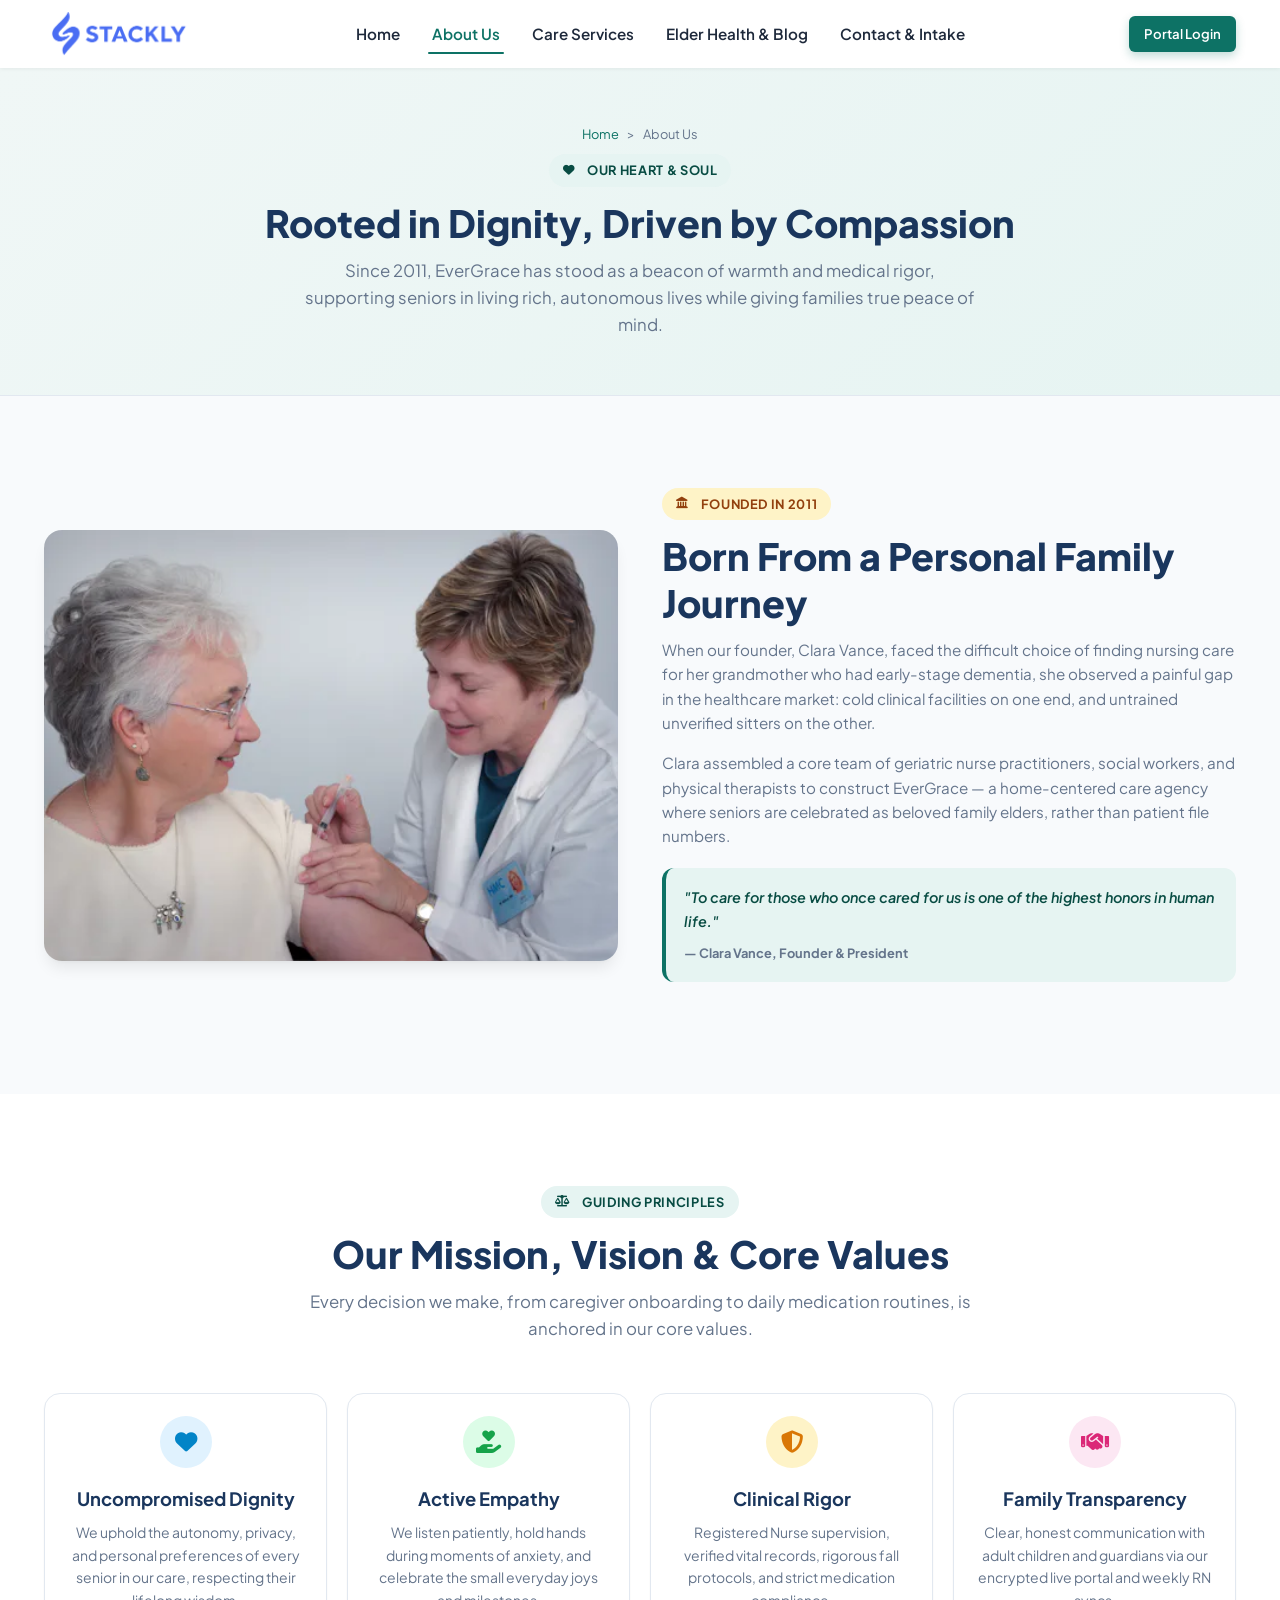
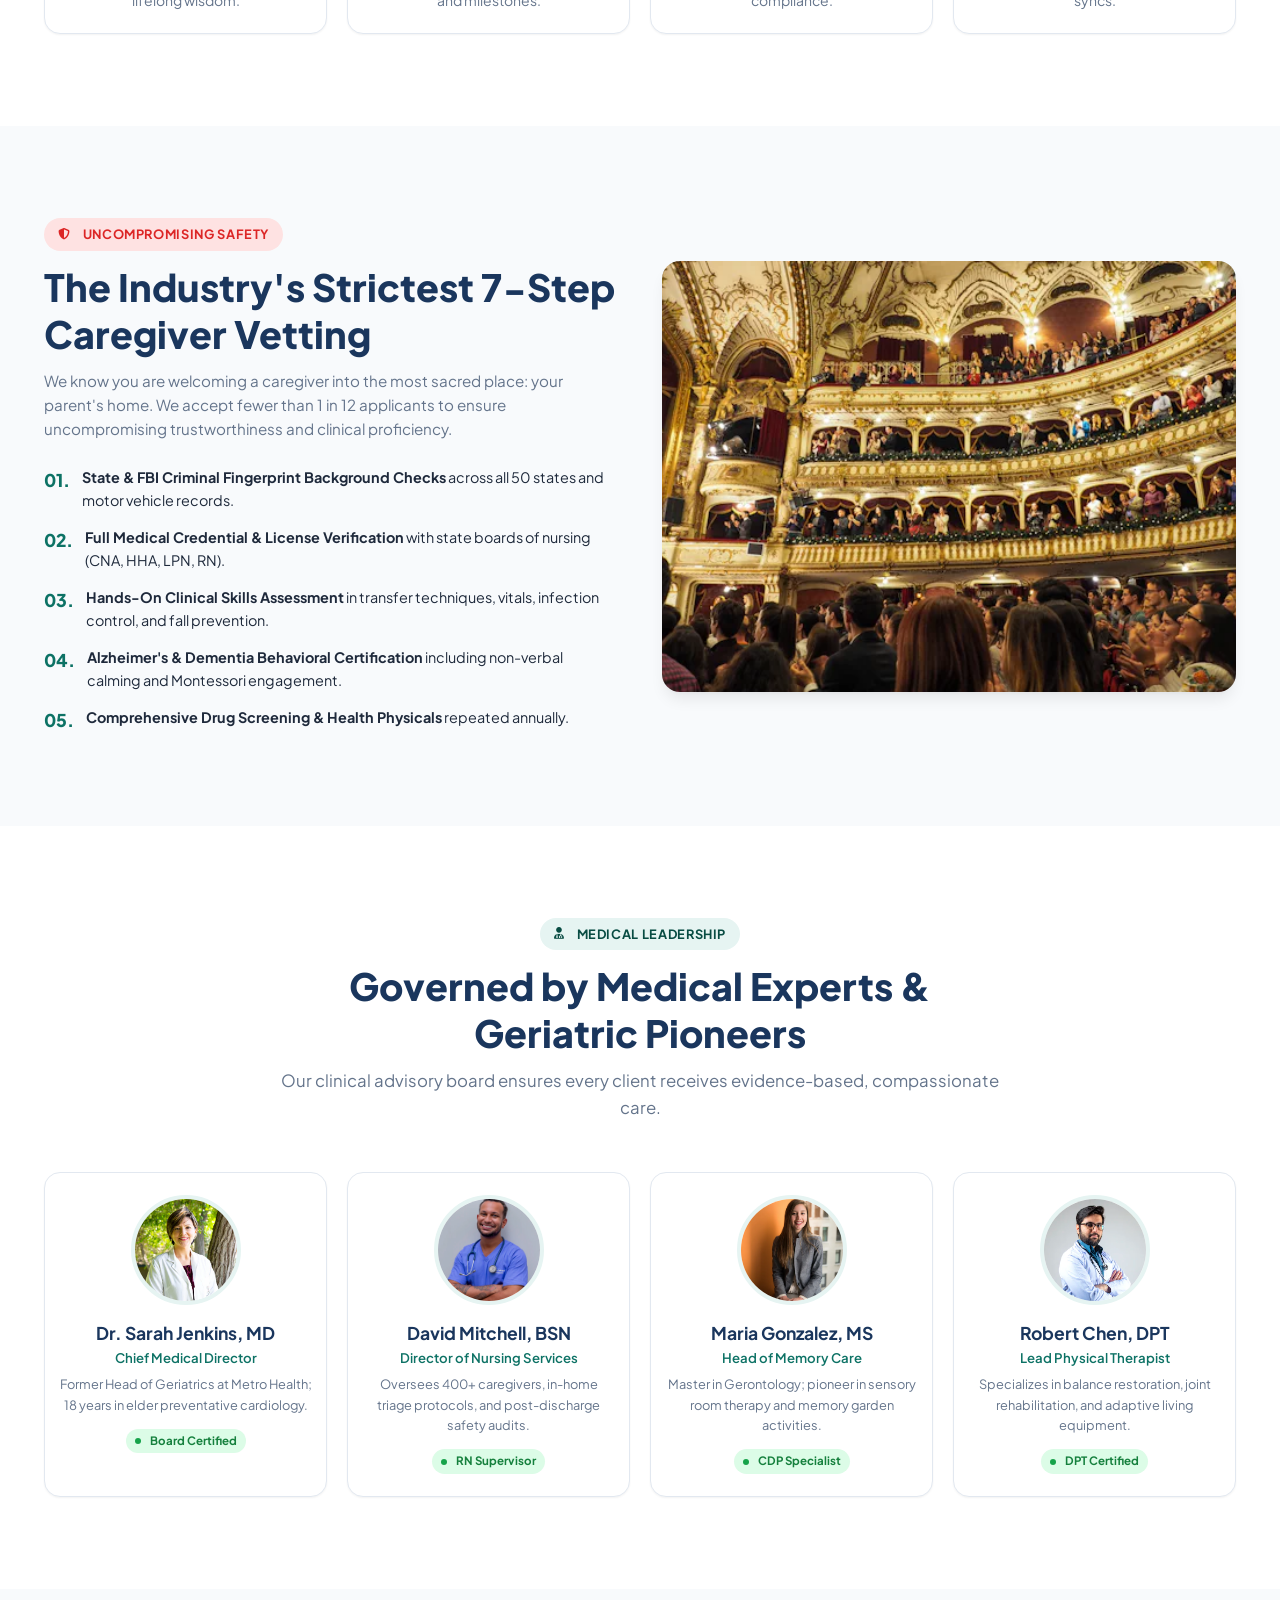
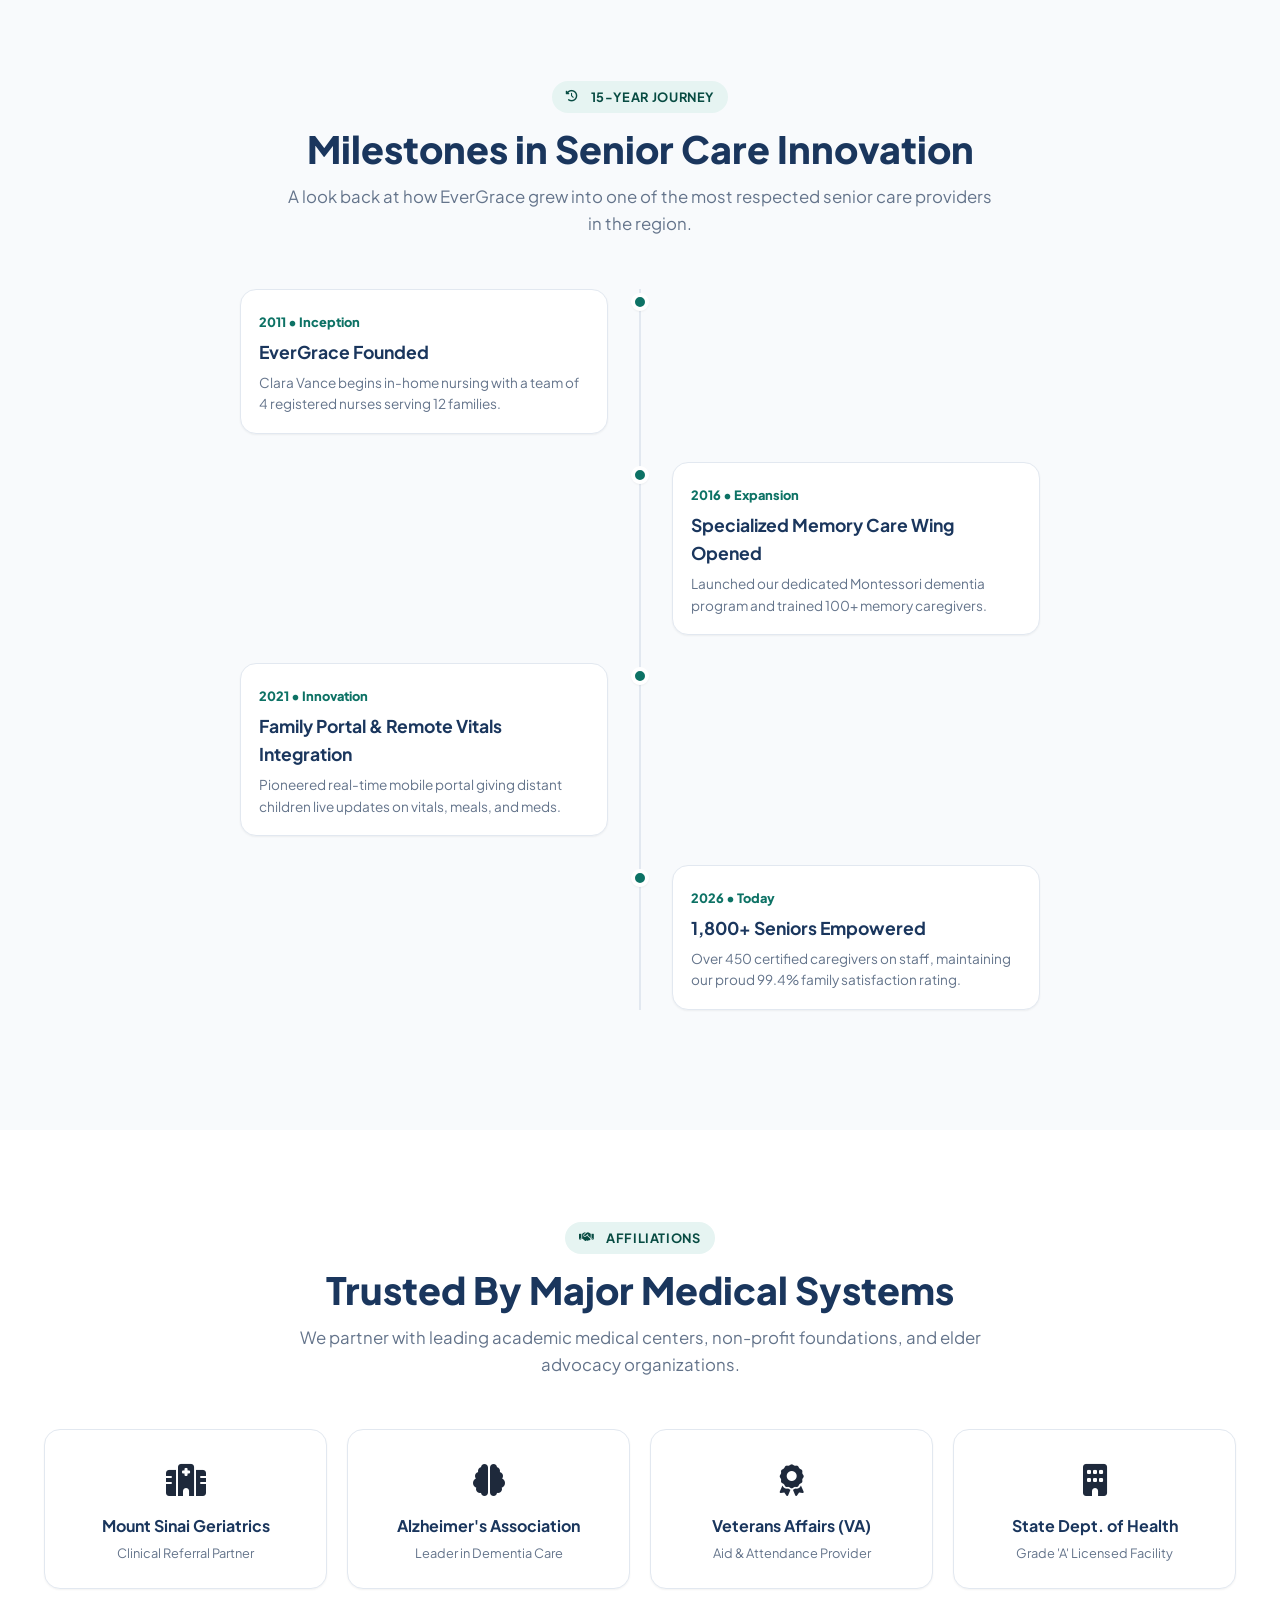
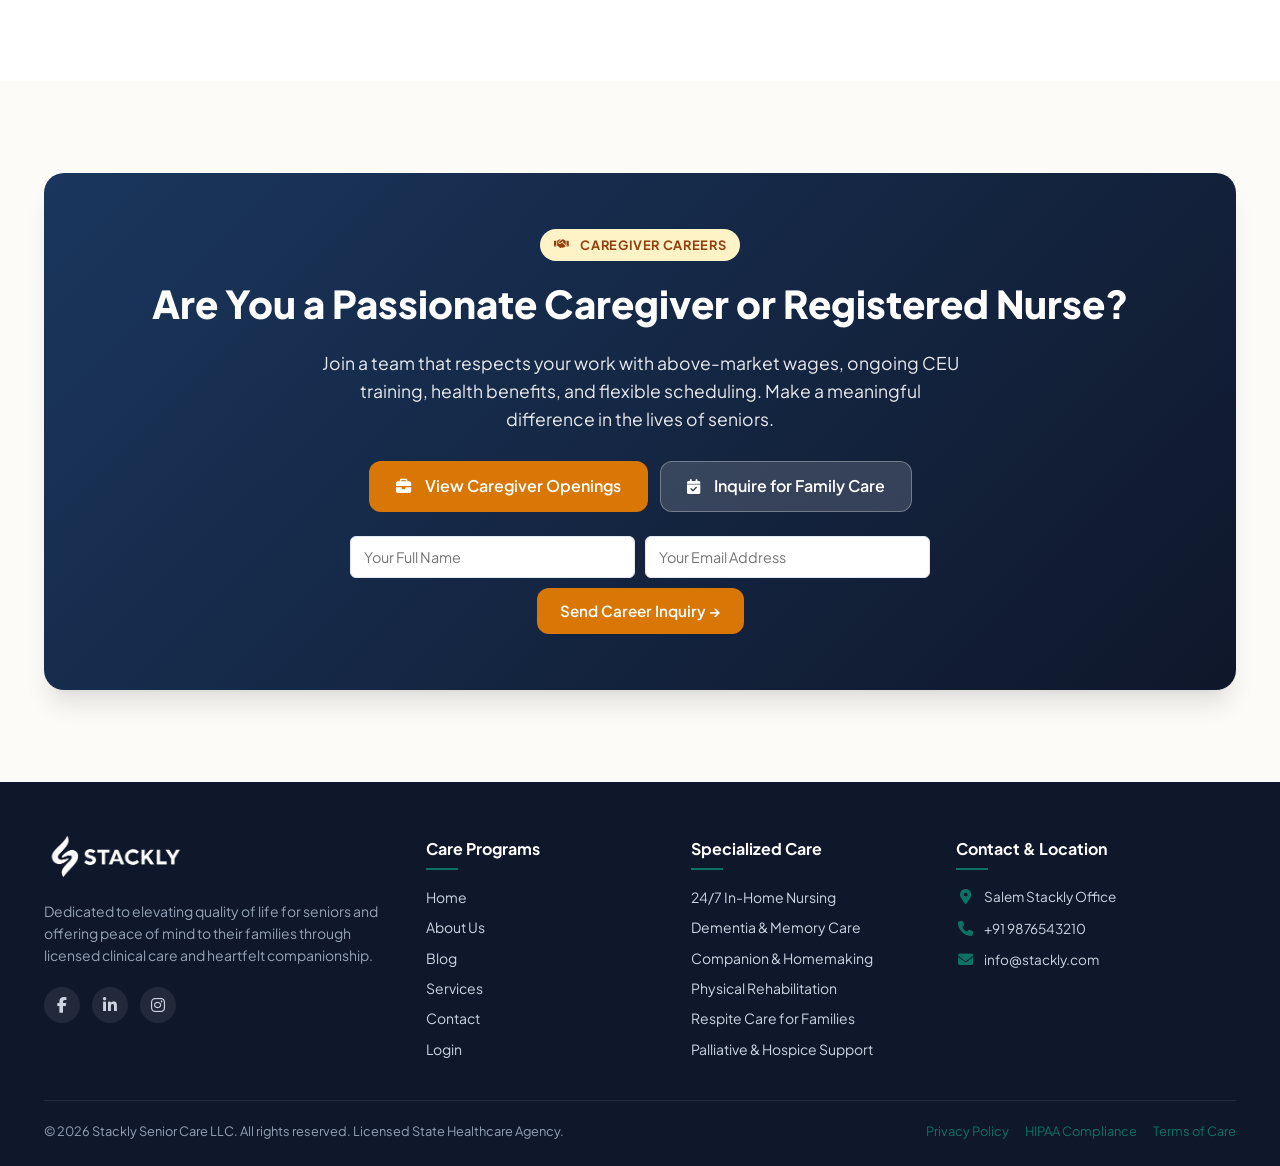
<file: about.html>
<!DOCTYPE html>
<html lang="en">
<head>
  <meta charset="UTF-8">
  <meta name="viewport" content="width=device-width, initial-scale=1.0, minimum-scale=1.0">
  <title>About Us | EverGrace Senior Care - Our Mission, Team & Standards</title>
  <meta name="description" content="Learn about EverGrace Senior Care: 15+ years of compassionate in-home care, Alzheimer's support, our medical leadership, and rigorous caregiver screening.">
  <link rel="preconnect" href="https://fonts.googleapis.com">
  <link rel="preconnect" href="https://fonts.gstatic.com" crossorigin>
  <link href="https://fonts.googleapis.com/css2?family=Plus+Jakarta+Sans:wght@400;500;600;700;800&display=swap" rel="stylesheet">
  <link rel="stylesheet" href="assets/css/all.min.css">
  <link rel="stylesheet" href="assets/css/style.css">
</head>
<body>

  <!-- PRELOADER (1.5s Animation) -->
  <div id="preloader" class="preloader" aria-label="Loading EverGrace Senior Care">
    <div class="preloader-content">
      <div class="preloader-heart">
        <div class="heart-pulse"><i class="fa-solid fa-heart"></i></div>
        <div class="pulse-ring"></div>
        <div class="pulse-ring ring-2"></div>
      </div>
      <div class="preloader-brand">
        <img src="assets/images/logo_0945.webp" alt="EverGrace Care" style="height: 36px; width: auto; object-fit: contain; margin: 0 auto 6px; display: block;">
        <span>Senior Living & Care</span>
      </div>
      <div class="preloader-bar">
        <div class="preloader-progress"></div>
      </div>
      <div class="preloader-status">Preparing Compassionate Care...</div>
    </div>
  </div>

 

  <!-- NAVBAR -->
  <header class="navbar">
    <div class="container navbar-inner">
      <a href="index.html" class="brand-logo" aria-label="EverGrace Home">
        <img src="assets/images/logo_0945.webp" alt="EverGrace Senior Care Logo" class="brand-logo-img">
      </a>

      <nav class="nav-links" aria-label="Main Navigation">
        <a href="index.html" class="nav-link">Home</a>
        <a href="about.html" class="nav-link active">About Us</a>
        <a href="services.html" class="nav-link">Care Services</a>
        <a href="blog.html" class="nav-link">Elder Health & Blog</a>
        <a href="contact.html" class="nav-link">Contact & Intake</a>
      </nav>

      <div class="nav-actions">
        <a href="login.html" class="btn btn-sm btn-primary">Portal Login</a>
        </div>

      <button class="mobile-nav-toggle" id="mobileNavToggle" aria-label="Toggle Navigation Menu">
        <span></span>
        <span></span>
        <span></span>
      </button>
    </div>
  </header>

  <!-- MOBILE DRAWER -->
  <div class="mobile-drawer-overlay" id="drawerOverlay"></div>
  <aside class="mobile-drawer" id="mobileDrawer" aria-label="Mobile Navigation">
    <div>
      <div class="mobile-drawer-header">
        <a href="index.html" aria-label="EverGrace Home" style="display: inline-block;">
          <img src="assets/images/logo_0945.webp" alt="EverGrace Senior Care Logo" class="brand-logo-img">
        </a>
        <button type="button" class="mobile-drawer-close" id="mobileDrawerClose" aria-label="Close Navigation Menu">
          <i class="fa-solid fa-xmark"></i>
        </button>
      </div>
      <nav class="mobile-nav-links">
        <a href="index.html" class="mobile-nav-link">Home <span>&rarr;</span></a>
        <a href="about.html" class="mobile-nav-link active">About Us <span>&rarr;</span></a>
        <a href="services.html" class="mobile-nav-link">Care Services <span>&rarr;</span></a>
        <a href="blog.html" class="mobile-nav-link">Elder Health & Blog <span>&rarr;</span></a>
        <a href="contact.html" class="mobile-nav-link">Contact Us <span>&rarr;</span></a>
        </nav>
    </div>
    <div class="mobile-drawer-bottom">
      <a href="login.html" class="btn btn-outline btn-full">Portal Login</a>
      <a href="tel:18002273669" class="btn btn-emergency btn-full"><i class="fa-solid fa-phone"></i> Emergency SOS (24/7)</a>
    </div>
  </aside>

  <main>
    <!-- SECTION 1: ABOUT HERO BANNER -->
    <section class="page-hero" id="about-hero">
      <div class="container">
        <div class="breadcrumb">
          <a href="index.html">Home</a> &gt; <span>About Us</span>
        </div>
        <div class="badge-pill"><i class="fa-solid fa-heart"></i> Our Heart & Soul</div>
        <h1 class="section-title">Rooted in Dignity, Driven by Compassion</h1>
        <p class="section-subtitle" style="max-width: 680px; margin: 0 auto;">
          Since 2011, EverGrace has stood as a beacon of warmth and medical rigor, supporting seniors in living rich, autonomous lives while giving families true peace of mind.
        </p>
      </div>
    </section>

    <!-- SECTION 2: OUR STORY & FOUNDING VISION -->
    <section class="section" id="founding-story">
      <div class="container">
        <div class="split-content">
          <div class="story-media">
            <img src="assets/images/about-story.webp" alt="Elderly grandmother and caregiver smiling with tenderness" width="550" height="412" loading="eager">
          </div>
          <div>
            <div class="badge-pill badge-accent"><i class="fa-solid fa-landmark"></i> Founded in 2011</div>
            <h2 class="section-title">Born From a Personal Family Journey</h2>
            <p style="color: var(--text-muted); margin-bottom: 16px; font-size: 0.95rem;">
              When our founder, Clara Vance, faced the difficult choice of finding nursing care for her grandmother who had early-stage dementia, she observed a painful gap in the healthcare market: cold clinical facilities on one end, and untrained unverified sitters on the other.
            </p>
            <p style="color: var(--text-muted); margin-bottom: 20px; font-size: 0.95rem;">
              Clara assembled a core team of geriatric nurse practitioners, social workers, and physical therapists to construct EverGrace — a home-centered care agency where seniors are celebrated as beloved family elders, rather than patient file numbers.
            </p>
            <div style="background-color: var(--primary-light); padding: 18px; border-radius: 12px; border-left: 4px solid var(--primary); margin-bottom: 20px;">
              <p style="font-style: italic; color: var(--primary-dark); font-weight: 600; font-size: 0.9rem; margin-bottom: 6px;">
                "To care for those who once cared for us is one of the highest honors in human life."
              </p>
              <span style="font-size: 0.8rem; color: var(--text-muted); font-weight: 700;">— Clara Vance, Founder & President</span>
            </div>
          </div>
        </div>
      </div>
    </section>

    <!-- SECTION 3: MISSION, VISION & 4 CORE VALUES -->
    <section class="section section-alt" id="mission-values">
      <div class="container">
        <div class="section-header">
          <div class="badge-pill"><i class="fa-solid fa-scale-balanced"></i> Guiding Principles</div>
          <h2 class="section-title">Our Mission, Vision & Core Values</h2>
          <p class="section-subtitle">Every decision we make, from caregiver onboarding to daily medication routines, is anchored in our core values.</p>
        </div>

        <div class="grid-4">
          <div class="card" style="text-align: center;">
            <div style="width: 52px; height: 52px; border-radius: 50%; background: #e0f2fe; color: #0284c7; display: flex; align-items: center; justify-content: center; margin: 0 auto 16px; font-size: 1.4rem;"><i class="fa-solid fa-heart"></i></div>
            <h3 style="font-size: 1.15rem; color: var(--secondary); margin-bottom: 8px;">Uncompromised Dignity</h3>
            <p style="font-size: 0.875rem; color: var(--text-muted);">We uphold the autonomy, privacy, and personal preferences of every senior in our care, respecting their lifelong wisdom.</p>
          </div>

          <div class="card" style="text-align: center;">
            <div style="width: 52px; height: 52px; border-radius: 50%; background: #dcfce7; color: #16a34a; display: flex; align-items: center; justify-content: center; margin: 0 auto 16px; font-size: 1.4rem;"><i class="fa-solid fa-hand-holding-heart"></i></div>
            <h3 style="font-size: 1.15rem; color: var(--secondary); margin-bottom: 8px;">Active Empathy</h3>
            <p style="font-size: 0.875rem; color: var(--text-muted);">We listen patiently, hold hands during moments of anxiety, and celebrate the small everyday joys and milestones.</p>
          </div>

          <div class="card" style="text-align: center;">
            <div style="width: 52px; height: 52px; border-radius: 50%; background: #fef3c7; color: #d97706; display: flex; align-items: center; justify-content: center; margin: 0 auto 16px; font-size: 1.4rem;"><i class="fa-solid fa-shield-halved"></i></div>
            <h3 style="font-size: 1.15rem; color: var(--secondary); margin-bottom: 8px;">Clinical Rigor</h3>
            <p style="font-size: 0.875rem; color: var(--text-muted);">Registered Nurse supervision, verified vital records, rigorous fall protocols, and strict medication compliance.</p>
          </div>

          <div class="card" style="text-align: center;">
            <div style="width: 52px; height: 52px; border-radius: 50%; background: #fce7f3; color: #db2777; display: flex; align-items: center; justify-content: center; margin: 0 auto 16px; font-size: 1.4rem;"><i class="fa-solid fa-handshake"></i></div>
            <h3 style="font-size: 1.15rem; color: var(--secondary); margin-bottom: 8px;">Family Transparency</h3>
            <p style="font-size: 0.875rem; color: var(--text-muted);">Clear, honest communication with adult children and guardians via our encrypted live portal and weekly RN syncs.</p>
          </div>
        </div>
      </div>
    </section>

    <!-- SECTION 4: 7-STEP CAREGIVER SCREENING & SAFETY PROTOCOLS -->
    <section class="section" id="screening-standards">
      <div class="container">
        <div class="split-content">
          <div>
            <div class="badge-pill badge-emergency"><i class="fa-solid fa-shield-halved"></i> Uncompromising Safety</div>
            <h2 class="section-title">The Industry's Strictest 7-Step Caregiver Vetting</h2>
            <p style="color: var(--text-muted); margin-bottom: 24px; font-size: 0.95rem;">
              We know you are welcoming a caregiver into the most sacred place: your parent's home. We accept fewer than 1 in 12 applicants to ensure uncompromising trustworthiness and clinical proficiency.
            </p>

            <ul style="display: flex; flex-direction: column; gap: 14px; font-size: 0.9rem;">
              <li style="display: flex; gap: 12px; align-items: flex-start;">
                <span style="color: var(--primary); font-weight: 800; font-size: 1.1rem;">01.</span>
                <div><strong>State & FBI Criminal Fingerprint Background Checks</strong> across all 50 states and motor vehicle records.</div>
              </li>
              <li style="display: flex; gap: 12px; align-items: flex-start;">
                <span style="color: var(--primary); font-weight: 800; font-size: 1.1rem;">02.</span>
                <div><strong>Full Medical Credential & License Verification</strong> with state boards of nursing (CNA, HHA, LPN, RN).</div>
              </li>
              <li style="display: flex; gap: 12px; align-items: flex-start;">
                <span style="color: var(--primary); font-weight: 800; font-size: 1.1rem;">03.</span>
                <div><strong>Hands-On Clinical Skills Assessment</strong> in transfer techniques, vitals, infection control, and fall prevention.</div>
              </li>
              <li style="display: flex; gap: 12px; align-items: flex-start;">
                <span style="color: var(--primary); font-weight: 800; font-size: 1.1rem;">04.</span>
                <div><strong>Alzheimer's & Dementia Behavioral Certification</strong> including non-verbal calming and Montessori engagement.</div>
              </li>
              <li style="display: flex; gap: 12px; align-items: flex-start;">
                <span style="color: var(--primary); font-weight: 800; font-size: 1.1rem;">05.</span>
                <div><strong>Comprehensive Drug Screening & Health Physicals</strong> repeated annually.</div>
              </li>
            </ul>
          </div>

          <div class="story-media">
            <img src="assets/images/about-mission.webp" alt="Doctor and caregiver checking patient vitals" width="550" height="412" loading="lazy">
          </div>
        </div>
      </div>
    </section>

    <!-- SECTION 5: LEADERSHIP & MEDICAL TEAM -->
    <section class="section section-alt" id="leadership-team">
      <div class="container">
        <div class="section-header">
          <div class="badge-pill"><i class="fa-solid fa-user-doctor"></i> Medical Leadership</div>
          <h2 class="section-title">Governed by Medical Experts & Geriatric Pioneers</h2>
          <p class="section-subtitle">Our clinical advisory board ensures every client receives evidence-based, compassionate care.</p>
        </div>

        <div class="grid-4">
          <div class="team-card">
            <div class="team-avatar">
              <img src="assets/images/team-doctor1.webp" alt="Dr. Sarah Jenkins" width="120" height="120" loading="lazy">
            </div>
            <h3 class="team-name">Dr. Sarah Jenkins, MD</h3>
            <div class="team-role">Chief Medical Director</div>
            <p style="font-size: 0.8rem; color: var(--text-muted); margin-bottom: 10px;">Former Head of Geriatrics at Metro Health; 18 years in elder preventative cardiology.</p>
            <span class="status-pill status-active">Board Certified</span>
          </div>

          <div class="team-card">
            <div class="team-avatar">
              <img src="assets/images/team-nurse1.webp" alt="David Mitchell, BSN" width="120" height="120" loading="lazy">
            </div>
            <h3 class="team-name">David Mitchell, BSN</h3>
            <div class="team-role">Director of Nursing Services</div>
            <p style="font-size: 0.8rem; color: var(--text-muted); margin-bottom: 10px;">Oversees 400+ caregivers, in-home triage protocols, and post-discharge safety audits.</p>
            <span class="status-pill status-active">RN Supervisor</span>
          </div>

          <div class="team-card">
            <div class="team-avatar">
              <img src="assets/images/team-nurse2.webp" alt="Maria Gonzalez, MS" width="120" height="120" loading="lazy">
            </div>
            <h3 class="team-name">Maria Gonzalez, MS</h3>
            <div class="team-role">Head of Memory Care</div>
            <p style="font-size: 0.8rem; color: var(--text-muted); margin-bottom: 10px;">Master in Gerontology; pioneer in sensory room therapy and memory garden activities.</p>
            <span class="status-pill status-active">CDP Specialist</span>
          </div>

          <div class="team-card">
            <div class="team-avatar">
              <img src="assets/images/team-therapist.webp" alt="Robert Chen, DPT" width="120" height="120" loading="lazy">
            </div>
            <h3 class="team-name">Robert Chen, DPT</h3>
            <div class="team-role">Lead Physical Therapist</div>
            <p style="font-size: 0.8rem; color: var(--text-muted); margin-bottom: 10px;">Specializes in balance restoration, joint rehabilitation, and adaptive living equipment.</p>
            <span class="status-pill status-active">DPT Certified</span>
          </div>
        </div>
      </div>
    </section>

    <!-- SECTION 6: MILESTONE TIMELINE & GROWTH -->
    <section class="section" id="milestones">
      <div class="container">
        <div class="section-header">
          <div class="badge-pill"><i class="fa-solid fa-clock-rotate-left"></i> 15-Year Journey</div>
          <h2 class="section-title">Milestones in Senior Care Innovation</h2>
          <p class="section-subtitle">A look back at how EverGrace grew into one of the most respected senior care providers in the region.</p>
        </div>

        <div class="timeline">
          <div class="timeline-item">
            <div class="timeline-dot"></div>
            <div class="card" style="padding: 18px;">
              <span style="font-size: 0.8rem; font-weight: 800; color: var(--primary);">2011 &bull; Inception</span>
              <h4 style="font-size: 1.1rem; color: var(--secondary); margin: 4px 0 6px;">EverGrace Founded</h4>
              <p style="font-size: 0.85rem; color: var(--text-muted);">Clara Vance begins in-home nursing with a team of 4 registered nurses serving 12 families.</p>
            </div>
          </div>

          <div class="timeline-item">
            <div class="timeline-dot"></div>
            <div class="card" style="padding: 18px;">
              <span style="font-size: 0.8rem; font-weight: 800; color: var(--primary);">2016 &bull; Expansion</span>
              <h4 style="font-size: 1.1rem; color: var(--secondary); margin: 4px 0 6px;">Specialized Memory Care Wing Opened</h4>
              <p style="font-size: 0.85rem; color: var(--text-muted);">Launched our dedicated Montessori dementia program and trained 100+ memory caregivers.</p>
            </div>
          </div>

          <div class="timeline-item">
            <div class="timeline-dot"></div>
            <div class="card" style="padding: 18px;">
              <span style="font-size: 0.8rem; font-weight: 800; color: var(--primary);">2021 &bull; Innovation</span>
              <h4 style="font-size: 1.1rem; color: var(--secondary); margin: 4px 0 6px;">Family Portal & Remote Vitals Integration</h4>
              <p style="font-size: 0.85rem; color: var(--text-muted);">Pioneered real-time mobile portal giving distant children live updates on vitals, meals, and meds.</p>
            </div>
          </div>

          <div class="timeline-item">
            <div class="timeline-dot"></div>
            <div class="card" style="padding: 18px;">
              <span style="font-size: 0.8rem; font-weight: 800; color: var(--primary);">2026 &bull; Today</span>
              <h4 style="font-size: 1.1rem; color: var(--secondary); margin: 4px 0 6px;">1,800+ Seniors Empowered</h4>
              <p style="font-size: 0.85rem; color: var(--text-muted);">Over 450 certified caregivers on staff, maintaining our proud 99.4% family satisfaction rating.</p>
            </div>
          </div>
        </div>
      </div>
    </section>

    <!-- SECTION 7: COMMUNITY PARTNERSHIPS & CERTIFICATIONS -->
    <section class="section section-alt" id="partnerships">
      <div class="container">
        <div class="section-header">
          <div class="badge-pill"><i class="fa-solid fa-handshake"></i> Affiliations</div>
          <h2 class="section-title">Trusted By Major Medical Systems</h2>
          <p class="section-subtitle">We partner with leading academic medical centers, non-profit foundations, and elder advocacy organizations.</p>
        </div>

        <div class="grid-4" style="align-items: center; text-align: center;">
          <div class="card" style="padding: 24px 16px;">
            <div style="font-size: 2rem; margin-bottom: 8px;"><i class="fa-solid fa-hospital"></i></div>
            <strong style="color: var(--secondary); display: block;">Mount Sinai Geriatrics</strong>
            <span style="font-size: 0.8rem; color: var(--text-muted);">Clinical Referral Partner</span>
          </div>
          <div class="card" style="padding: 24px 16px;">
            <div style="font-size: 2rem; margin-bottom: 8px;"><i class="fa-solid fa-brain"></i></div>
            <strong style="color: var(--secondary); display: block;">Alzheimer's Association</strong>
            <span style="font-size: 0.8rem; color: var(--text-muted);">Leader in Dementia Care</span>
          </div>
          <div class="card" style="padding: 24px 16px;">
            <div style="font-size: 2rem; margin-bottom: 8px;"><i class="fa-solid fa-award"></i></div>
            <strong style="color: var(--secondary); display: block;">Veterans Affairs (VA)</strong>
            <span style="font-size: 0.8rem; color: var(--text-muted);">Aid & Attendance Provider</span>
          </div>
          <div class="card" style="padding: 24px 16px;">
            <div style="font-size: 2rem; margin-bottom: 8px;"><i class="fa-solid fa-building"></i></div>
            <strong style="color: var(--secondary); display: block;">State Dept. of Health</strong>
            <span style="font-size: 0.8rem; color: var(--text-muted);">Grade 'A' Licensed Facility</span>
          </div>
        </div>
      </div>
    </section>

    <!-- SECTION 8: CAREER & VOLUNTEER INVITATION CTA -->
    <section class="section section-cream" id="join-team-cta">
      <div class="container">
        <div class="cta-banner" style="background: linear-gradient(135deg, var(--secondary), #0f172a);">
          <span class="badge-pill badge-accent"><i class="fa-solid fa-handshake"></i> Caregiver Careers</span>
          <h2>Are You a Passionate Caregiver or Registered Nurse?</h2>
          <p>Join a team that respects your work with above-market wages, ongoing CEU training, health benefits, and flexible scheduling. Make a meaningful difference in the lives of seniors.</p>
          <div class="cta-banner-buttons">
            <a href="404.html" class="btn btn-lg btn-accent"><i class="fa-solid fa-briefcase"></i> View Caregiver Openings</a>
            <a href="404.html" class="btn btn-lg btn-outline" style="background: rgba(255,255,255,0.15); color: #ffffff; border-color: rgba(255,255,255,0.3);"><i class="fa-solid fa-calendar-check"></i> Inquire for Family Care</a>
          </div>

          <form action="404.html" method="GET" onsubmit="event.preventDefault(); window.location.href='404.html';" style="max-width: 580px; margin: 24px auto 0; display: flex; gap: 10px; flex-wrap: wrap; justify-content: center;">
            <input type="text" placeholder="Your Full Name" class="form-control" style="flex: 1; min-width: 180px;" required>
            <input type="email" placeholder="Your Email Address" class="form-control" style="flex: 1; min-width: 200px;" required>
            <button type="submit" class="btn btn-accent" style="white-space: nowrap;">Send Career Inquiry &rarr;</button>
          </form>
        </div>
      </div>
    </section>
  </main>

  <!-- FOOTER -->
  <footer class="footer">
    <div class="container">
      <div class="footer-grid">
        <div class="footer-col">
          <a href="index.html" class="footer-brand" aria-label="Home" style="display: inline-block; margin-bottom: 16px;">
            <img src="assets/images/logo_0945.webp" alt="Stackly Senior Care Logo" class="footer-logo-img">
          </a>
          <p style="margin-bottom: 20px; line-height: 1.6;">Dedicated to elevating quality of life for seniors and offering peace of mind to their families through licensed clinical care and heartfelt companionship.</p>
          <div class="footer-social-links" style="display: flex; gap: 12px;">
            <a href="404.html" aria-label="Facebook" class="footer-social-link"><i class="fa-brands fa-facebook-f"></i></a>
            <a href="404.html" aria-label="LinkedIn" class="footer-social-link"><i class="fa-brands fa-linkedin-in"></i></a>
            <a href="404.html" aria-label="Instagram" class="footer-social-link"><i class="fa-brands fa-instagram"></i></a>
          </div>
        </div>

        <div class="footer-col">
          <h4>Care Programs</h4>
          <ul class="footer-links">
            <li><a href="index.html">Home</a></li>
            <li><a href="about.html">About Us</a></li>
            <li><a href="blog.html">Blog</a></li>
            <li><a href="services.html">Services</a></li>
            <li><a href="contact.html">Contact</a></li>
            <li><a href="login.html">Login</a></li>
          </ul>
        </div>

        <div class="footer-col">
          <h4>Specialized Care</h4>
          <ul class="footer-links">
            <li><a href="404.html">24/7 In-Home Nursing</a></li>
            <li><a href="404.html">Dementia & Memory Care</a></li>
            <li><a href="404.html">Companion & Homemaking</a></li>
            <li><a href="404.html">Physical Rehabilitation</a></li>
            <li><a href="404.html">Respite Care for Families</a></li>
            <li><a href="404.html">Palliative & Hospice Support</a></li>
          </ul>
        </div>

        <div class="footer-col">
          <h4>Contact & Location</h4>
          <div class="footer-contact-item">
            <i class="fa-solid fa-location-dot"></i><span>Salem Stackly Office</span>
          </div>
          <div class="footer-contact-item">
            <i class="fa-solid fa-phone"></i><span><a href="tel:+919876543210" style="color: #cbd5e1;">+91 9876543210</a></span>
          </div>
          <div class="footer-contact-item">
            <i class="fa-solid fa-envelope"></i><span><a href="mailto:info@stackly.com" style="color: #cbd5e1;">info@stackly.com</a></span>
          </div>
        </div>
      </div>

      <div class="footer-bottom">
        <div>&copy; 2026 Stackly Senior Care LLC. All rights reserved. Licensed State Healthcare Agency.</div>
        <div style="display: flex; gap: 16px;">
          <a href="404.html">Privacy Policy</a>
          <a href="404.html">HIPAA Compliance</a>
          <a href="404.html">Terms of Care</a>
        </div>
      </div>
    </div>
  </footer>

  <script src="assets/js/main.js"></script>
</body>
</html>
</file>
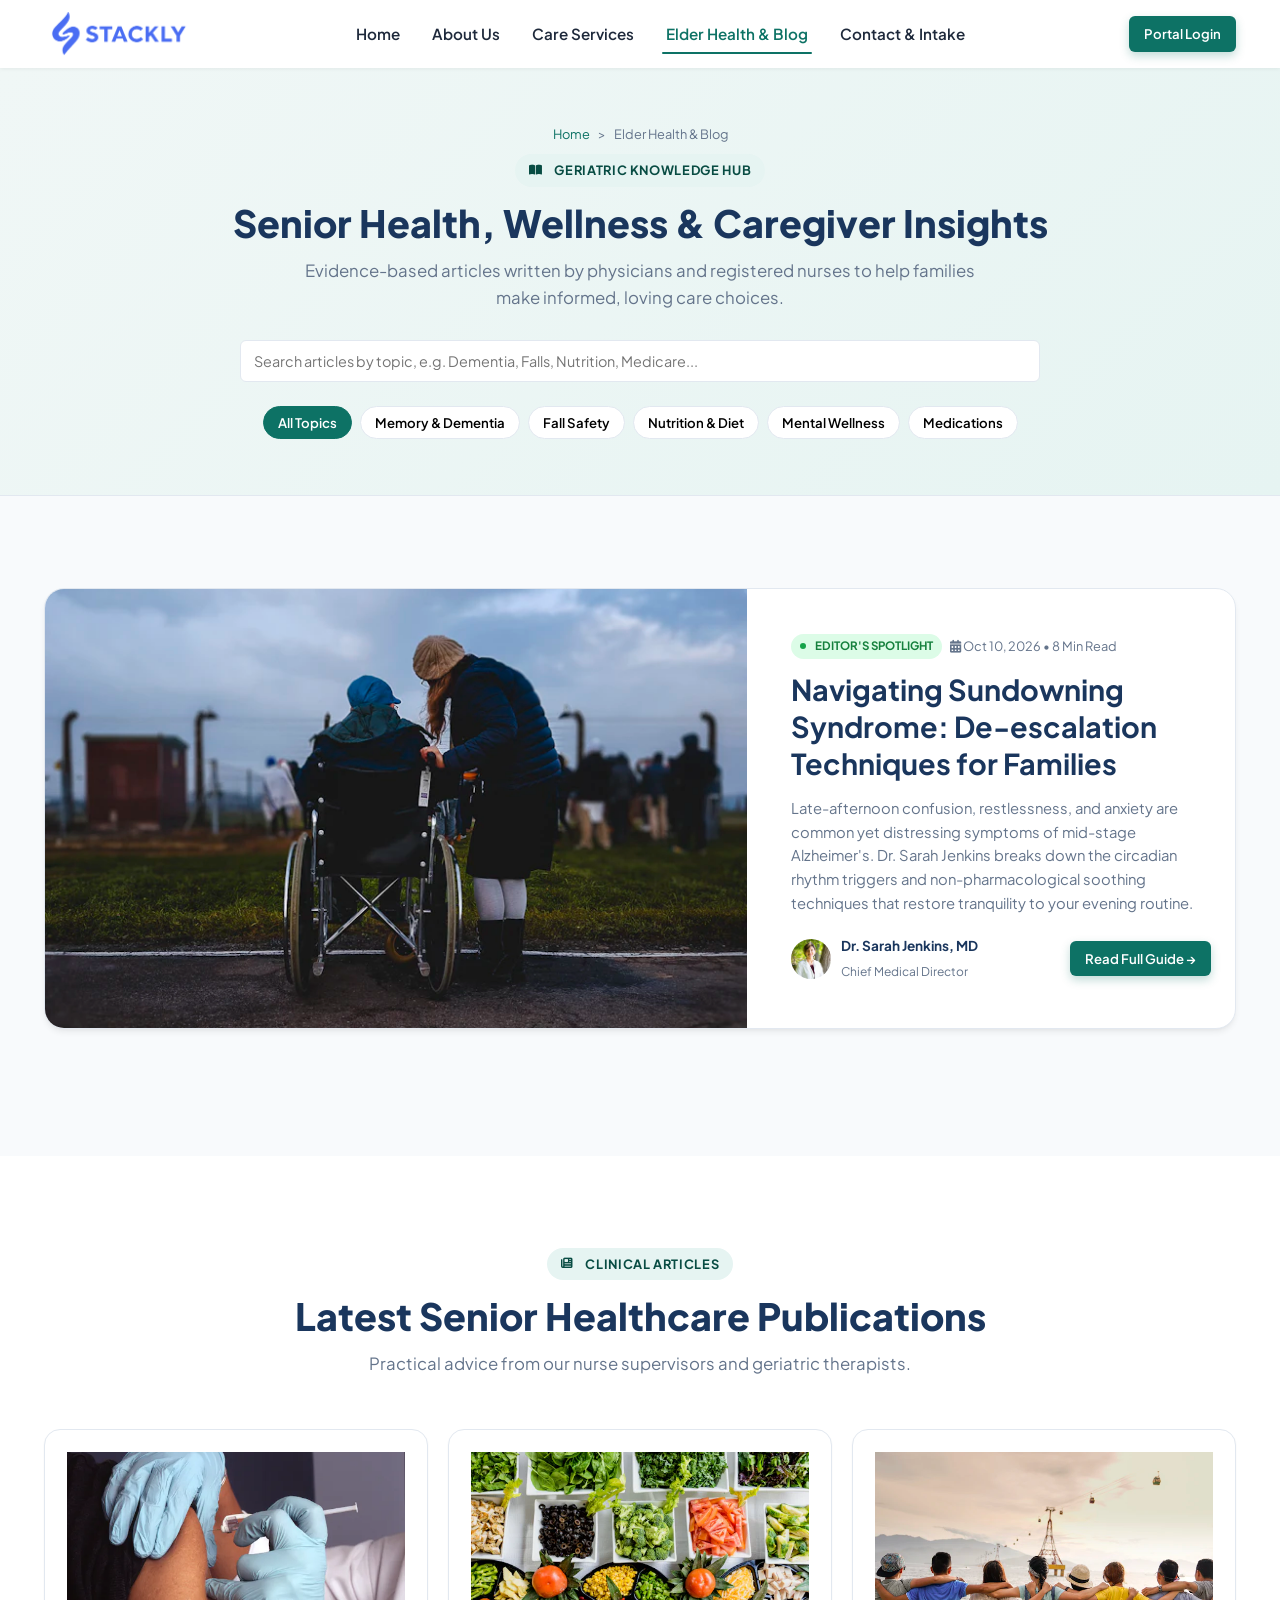
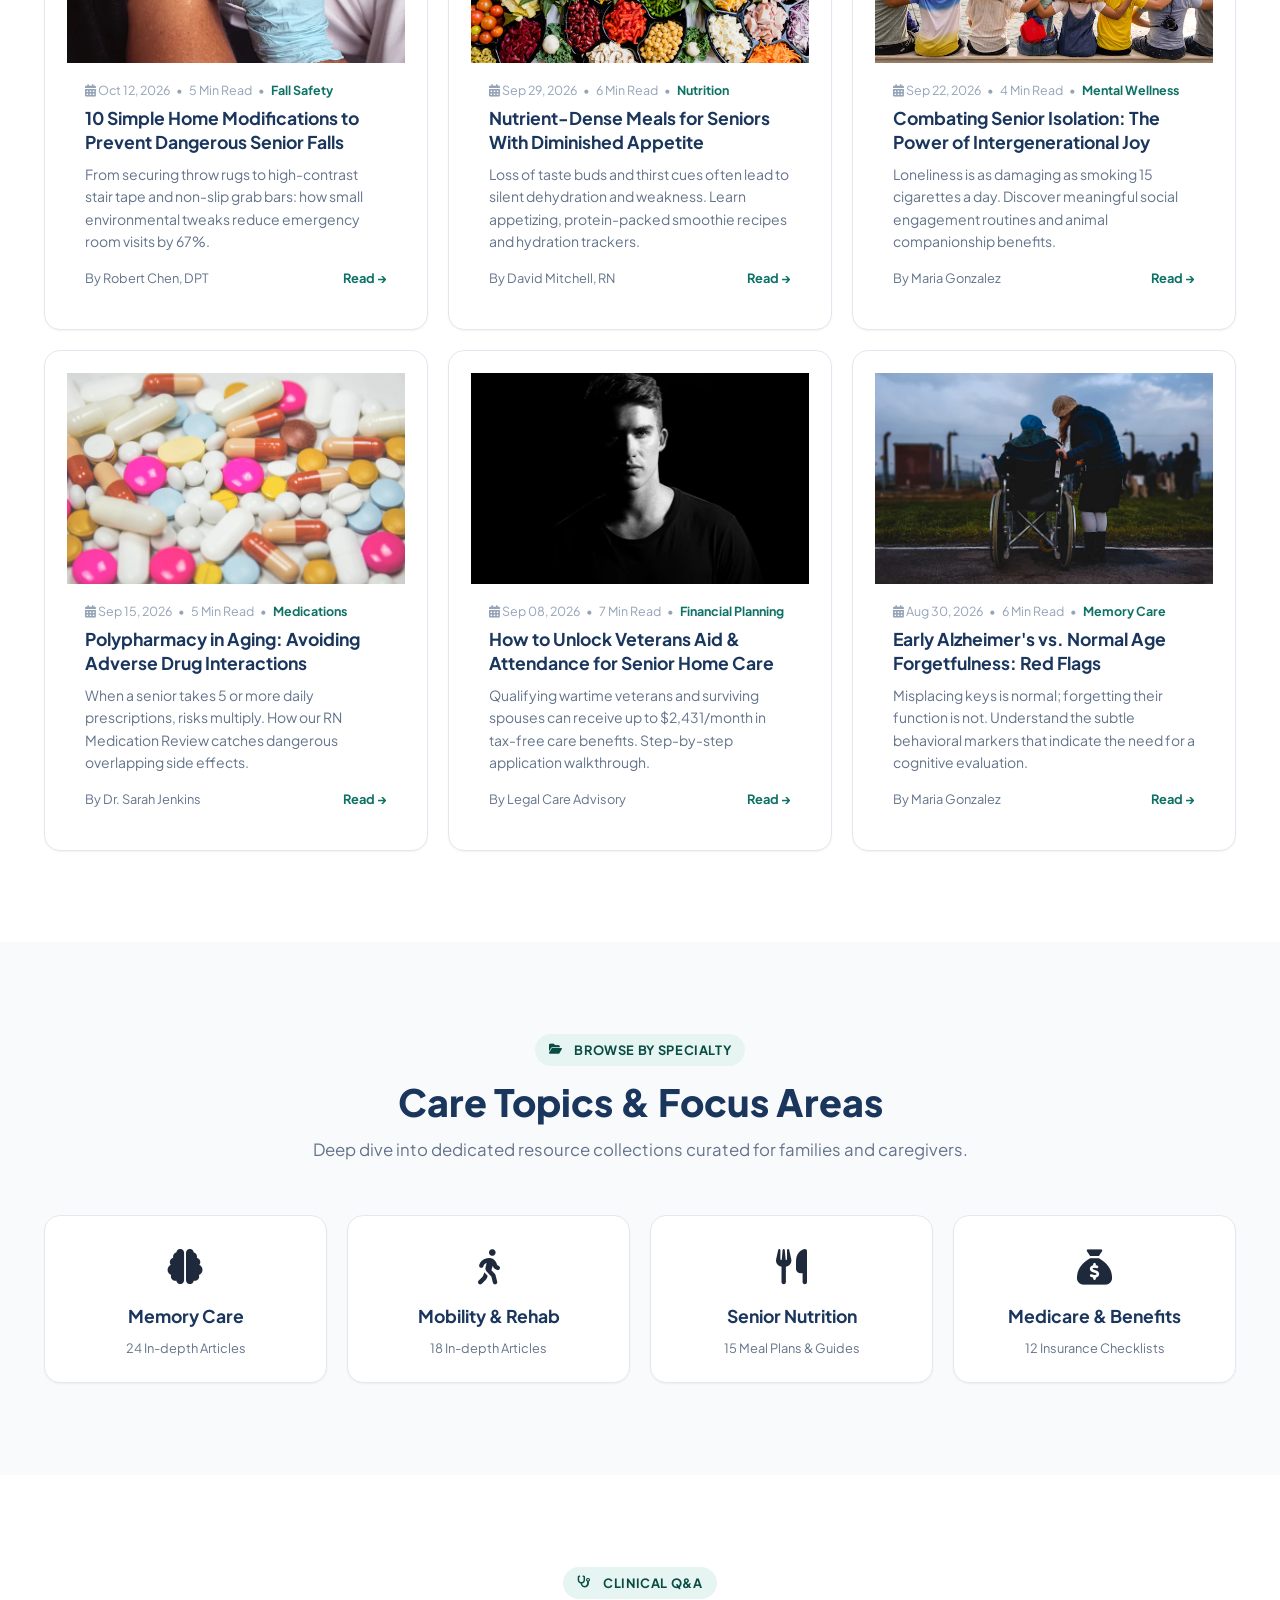
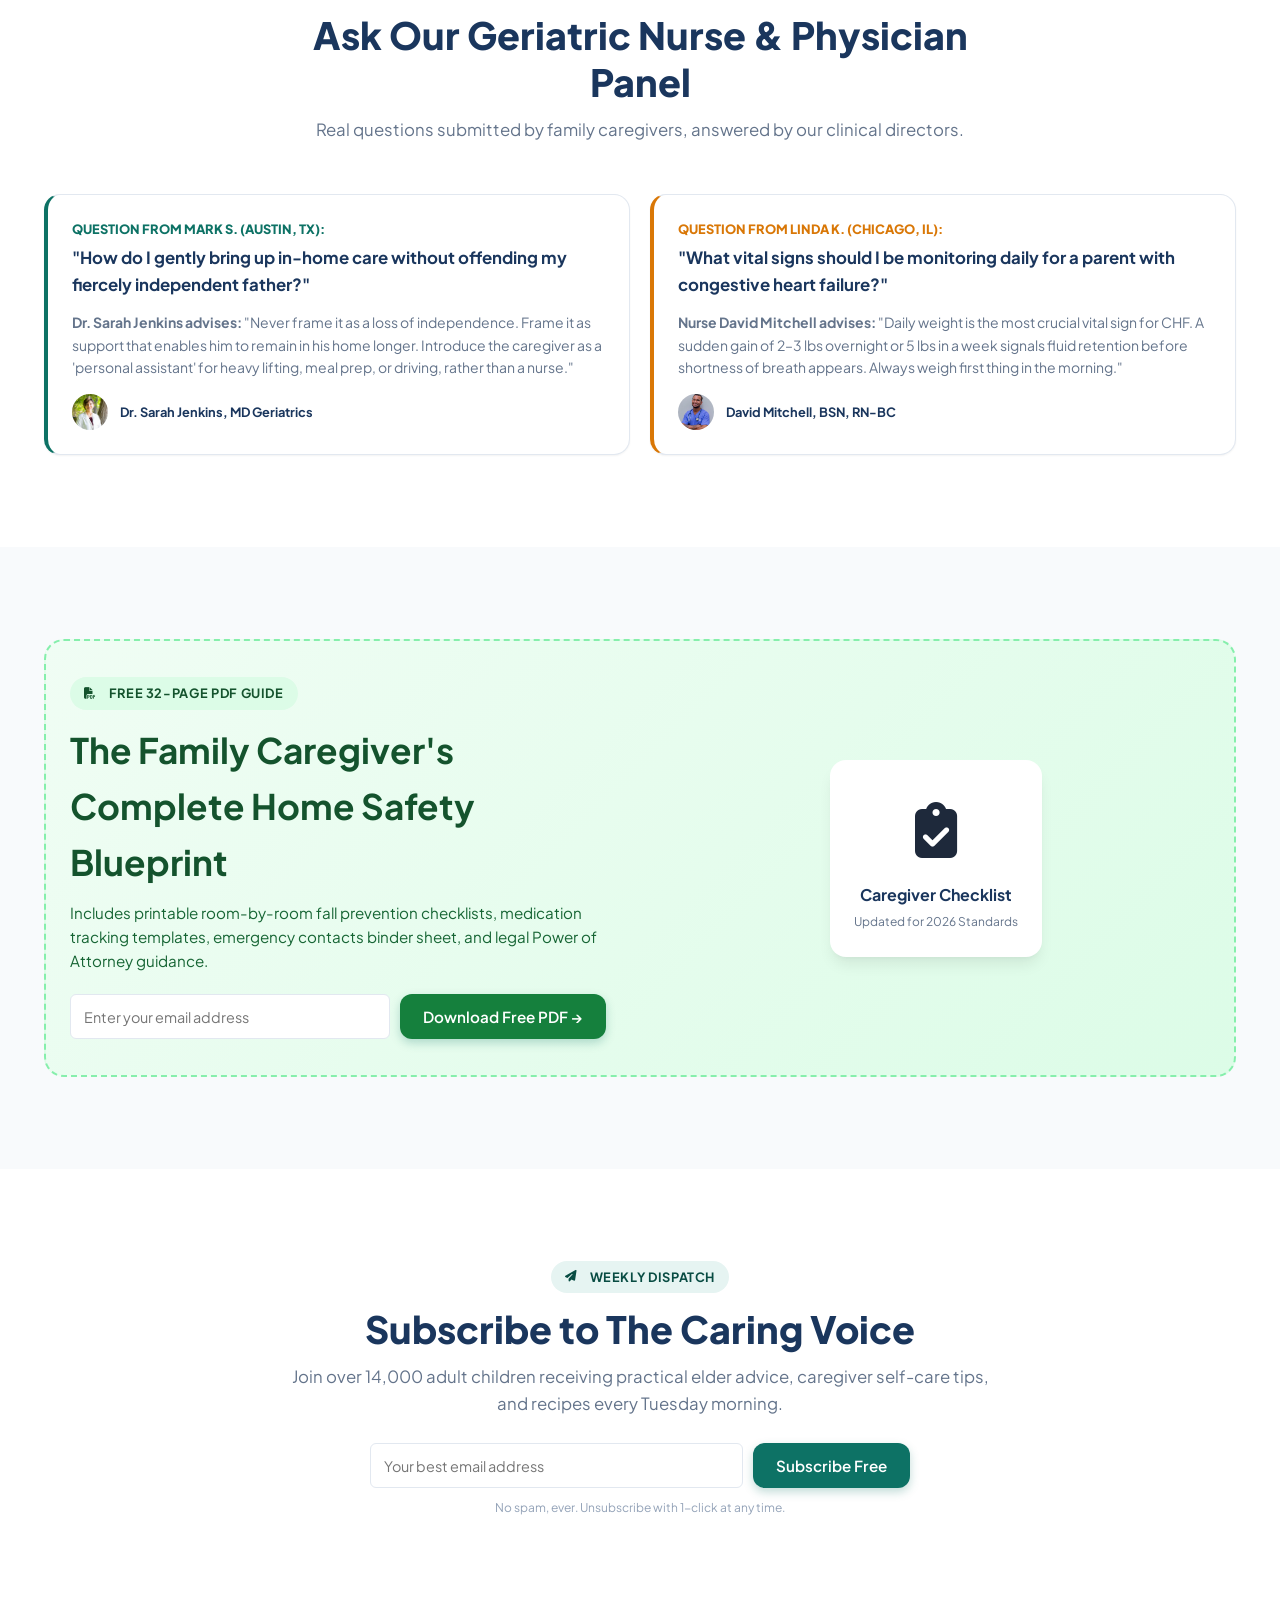
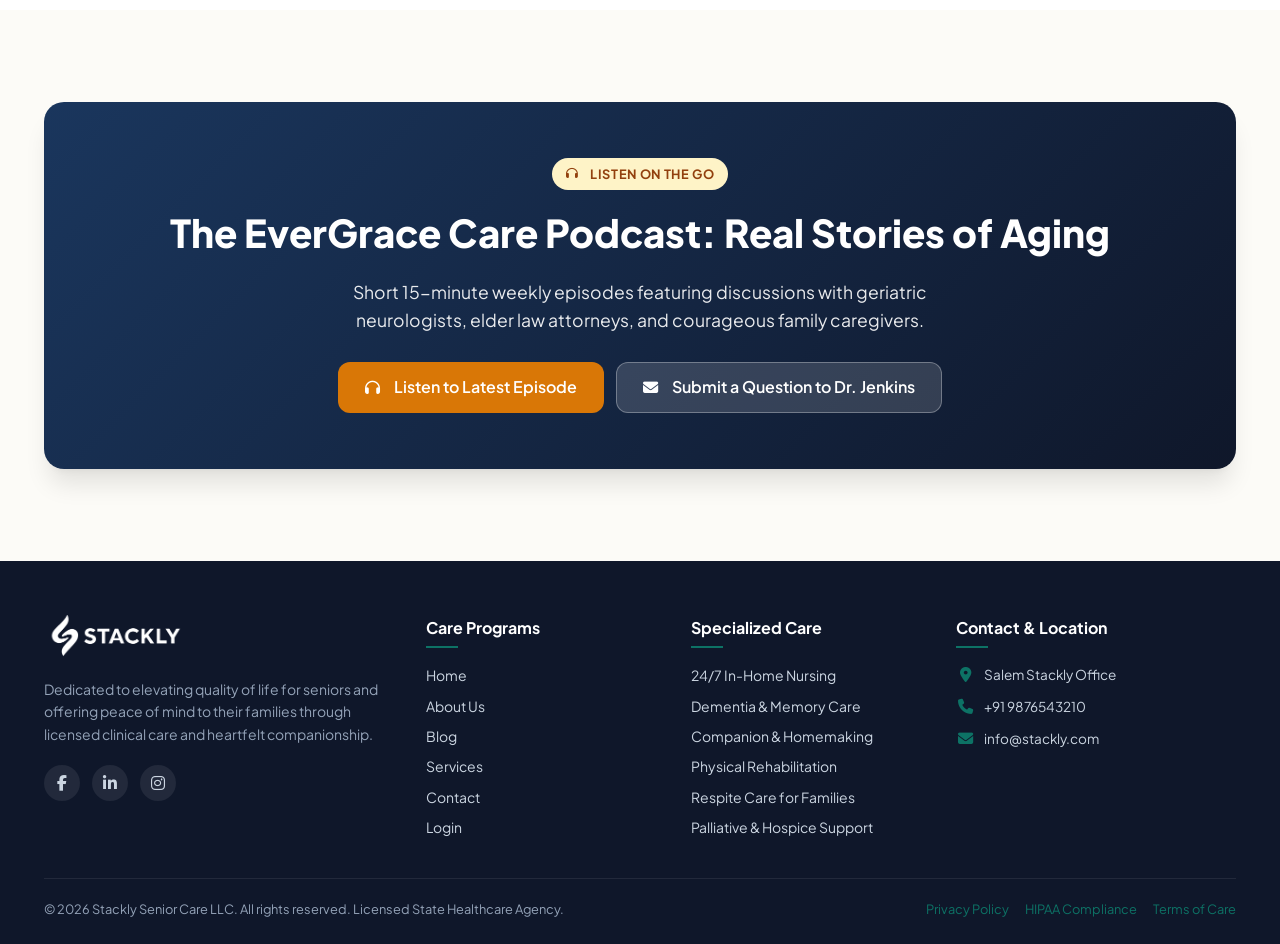
<file: blog.html>
<!DOCTYPE html>
<html lang="en">
<head>
  <meta charset="UTF-8">
  <meta name="viewport" content="width=device-width, initial-scale=1.0, minimum-scale=1.0">
  <title>Elder Health & Care Blog | EverGrace Senior Care</title>
  <meta name="description" content="Expert geriatric advice, dementia care strategies, nutrition for seniors, fall prevention, and caregiver wellness articles from licensed nurses and doctors.">
  <link rel="preconnect" href="https://fonts.googleapis.com">
  <link rel="preconnect" href="https://fonts.gstatic.com" crossorigin>
  <link href="https://fonts.googleapis.com/css2?family=Plus+Jakarta+Sans:wght@400;500;600;700;800&display=swap" rel="stylesheet">
  <link rel="stylesheet" href="assets/css/all.min.css">
  <link rel="stylesheet" href="assets/css/style.css">
</head>
<body>

  <!-- PRELOADER (1.5s Animation) -->
  <div id="preloader" class="preloader" aria-label="Loading EverGrace Senior Care">
    <div class="preloader-content">
      <div class="preloader-heart">
        <div class="heart-pulse"><i class="fa-solid fa-heart"></i></div>
        <div class="pulse-ring"></div>
        <div class="pulse-ring ring-2"></div>
      </div>
      <div class="preloader-brand">
        <img src="assets/images/logo_0945.webp" alt="EverGrace Care" style="height: 36px; width: auto; object-fit: contain; margin: 0 auto 6px; display: block;">
        <span>Senior Living & Care</span>
      </div>
      <div class="preloader-bar">
        <div class="preloader-progress"></div>
      </div>
      <div class="preloader-status">Preparing Compassionate Care...</div>
    </div>
  </div>

  <!-- TOP BAR -->
  

  <!-- NAVBAR -->
  <header class="navbar">
    <div class="container navbar-inner">
      <a href="index.html" class="brand-logo" aria-label="EverGrace Home">
        <img src="assets/images/logo_0945.webp" alt="EverGrace Senior Care Logo" class="brand-logo-img">
      </a>

      <nav class="nav-links" aria-label="Main Navigation">
        <a href="index.html" class="nav-link">Home</a>
        <a href="about.html" class="nav-link">About Us</a>
        <a href="services.html" class="nav-link">Care Services</a>
        <a href="blog.html" class="nav-link active">Elder Health & Blog</a>
        <a href="contact.html" class="nav-link">Contact & Intake</a>
      </nav>

      <div class="nav-actions">
        <a href="login.html" class="btn btn-sm btn-primary">Portal Login</a>
        </div>

      <button class="mobile-nav-toggle" id="mobileNavToggle" aria-label="Toggle Navigation Menu">
        <span></span>
        <span></span>
        <span></span>
      </button>
    </div>
  </header>

  <!-- MOBILE DRAWER -->
  <div class="mobile-drawer-overlay" id="drawerOverlay"></div>
  <aside class="mobile-drawer" id="mobileDrawer" aria-label="Mobile Navigation">
    <div>
      <div class="mobile-drawer-header">
        <a href="index.html" aria-label="EverGrace Home" style="display: inline-block;">
          <img src="assets/images/logo_0945.webp" alt="EverGrace Senior Care Logo" class="brand-logo-img">
        </a>
        <button type="button" class="mobile-drawer-close" id="mobileDrawerClose" aria-label="Close Navigation Menu">
          <i class="fa-solid fa-xmark"></i>
        </button>
      </div>
      <nav class="mobile-nav-links">
        <a href="index.html" class="mobile-nav-link">Home <span>&rarr;</span></a>
        <a href="about.html" class="mobile-nav-link">About Us <span>&rarr;</span></a>
        <a href="services.html" class="mobile-nav-link">Care Services <span>&rarr;</span></a>
        <a href="blog.html" class="mobile-nav-link active">Elder Health & Blog <span>&rarr;</span></a>
        <a href="contact.html" class="mobile-nav-link">Contact Us <span>&rarr;</span></a>
        </nav>
    </div>
    <div class="mobile-drawer-bottom">
      <a href="login.html" class="btn btn-outline btn-full">Portal Login</a>
      <a href="tel:18002273669" class="btn btn-emergency btn-full"><i class="fa-solid fa-phone"></i> Emergency SOS (24/7)</a>
    </div>
  </aside>

  <main>
    <!-- SECTION 1: BLOG HERO & SEARCH / FILTERS -->
    <section class="page-hero" id="blog-hero">
      <div class="container">
        <div class="breadcrumb">
          <a href="index.html">Home</a> &gt; <span>Elder Health & Blog</span>
        </div>
        <div class="badge-pill"><i class="fa-solid fa-book-open"></i> Geriatric Knowledge Hub</div>
        <h1 class="section-title">Senior Health, Wellness & Caregiver Insights</h1>
        <p class="section-subtitle" style="max-width: 680px; margin: 0 auto 28px;">
          Evidence-based articles written by physicians and registered nurses to help families make informed, loving care choices.
        </p>

        <!-- Search and Filter Bar -->
        <div style="max-width: 800px; margin: 0 auto;">
          <div class="search-filter-bar">
            <div class="search-input-wrap">
              <input type="text" id="blogSearch" class="form-control" placeholder="Search articles by topic, e.g. Dementia, Falls, Nutrition, Medicare..." aria-label="Search articles">
            </div>
          </div>
          <div class="filter-pills" style="justify-content: center;">
            <button class="filter-pill active" data-category="all">All Topics</button>
            <button class="filter-pill" data-category="memory">Memory & Dementia</button>
            <button class="filter-pill" data-category="safety">Fall Safety</button>
            <button class="filter-pill" data-category="nutrition">Nutrition & Diet</button>
            <button class="filter-pill" data-category="wellness">Mental Wellness</button>
            <button class="filter-pill" data-category="medication">Medications</button>
          </div>
        </div>
      </div>
    </section>

    <!-- SECTION 2: FEATURED EDITORIAL ARTICLE -->
    <section class="section" id="featured-article">
      <div class="container">
        <div class="featured-post-card">
          <div class="featured-post-img">
            <img src="assets/images/blog-dementia.webp" alt="Elderly person with daughter discussing memory care" width="550" height="343" loading="eager">
          </div>
          <div class="featured-post-body">
            <div style="display: flex; gap: 8px; margin-bottom: 12px; align-items: center;">
              <span class="status-pill status-active">EDITOR'S SPOTLIGHT</span>
              <span style="font-size: 0.8rem; color: var(--text-muted);"><i class="fa-solid fa-calendar-days"></i> Oct 10, 2026 &bull; 8 Min Read</span>
            </div>
            <h2 style="font-size: clamp(1.4rem, 2.5vw, 1.8rem); color: var(--secondary); margin-bottom: 14px; line-height: 1.3;">
              Navigating Sundowning Syndrome: De-escalation Techniques for Families
            </h2>
            <p style="font-size: 0.925rem; color: var(--text-muted); margin-bottom: 20px; line-height: 1.6;">
              Late-afternoon confusion, restlessness, and anxiety are common yet distressing symptoms of mid-stage Alzheimer's. Dr. Sarah Jenkins breaks down the circadian rhythm triggers and non-pharmacological soothing techniques that restore tranquility to your evening routine.
            </p>
            <div style="display: flex; align-items: center; justify-content: space-between; flex-wrap: wrap; gap: 12px;">
              <div style="display: flex; align-items: center; gap: 10px;">
                <div class="reviewer-avatar" style="width: 40px; height: 40px;">
                  <img src="assets/images/team-doctor1.webp" alt="Dr Sarah Jenkins" width="40" height="40">
                </div>
                <div>
                  <strong style="font-size: 0.85rem; color: var(--secondary); display: block;">Dr. Sarah Jenkins, MD</strong>
                  <span style="font-size: 0.75rem; color: var(--text-muted);">Chief Medical Director</span>
                </div>
              </div>
              <a href="404.html" class="btn btn-sm btn-primary">Read Full Guide &rarr;</a>
            </div>
          </div>
        </div>
      </div>
    </section>

    <!-- SECTION 3: RECENT ARTICLES GRID (FILTERABLE) -->
    <section class="section section-alt" id="recent-articles">
      <div class="container">
        <div class="section-header">
          <div class="badge-pill"><i class="fa-solid fa-newspaper"></i> Clinical Articles</div>
          <h2 class="section-title">Latest Senior Healthcare Publications</h2>
          <p class="section-subtitle">Practical advice from our nurse supervisors and geriatric therapists.</p>
        </div>

        <div class="grid-3" id="blogGrid">
          <!-- Post 1: Fall Safety -->
          <article class="card blog-card blog-card-item" data-category="safety" id="post1">
            <div class="blog-img">
              <img src="assets/images/blog-fall-prevention.webp" alt="Senior safety walking aid guide" width="550" height="343" loading="lazy">
            </div>
            <div class="blog-body">
              <div class="blog-meta">
                <span><i class="fa-solid fa-calendar-days"></i> Oct 12, 2026</span> &bull; <span>5 Min Read</span> &bull; <strong style="color: var(--primary);">Fall Safety</strong>
              </div>
              <h3 class="blog-title"><a href="404.html">10 Simple Home Modifications to Prevent Dangerous Senior Falls</a></h3>
              <p style="font-size: 0.875rem; color: var(--text-muted); margin-bottom: 16px;">
                From securing throw rugs to high-contrast stair tape and non-slip grab bars: how small environmental tweaks reduce emergency room visits by 67%.
              </p>
              <div style="display: flex; justify-content: space-between; align-items: center; margin-top: auto; font-size: 0.8rem; color: var(--text-muted);">
                <span>By Robert Chen, DPT</span>
                <a href="404.html" style="font-weight: 700; color: var(--primary);">Read &rarr;</a>
              </div>
            </div>
          </article>

          <!-- Post 2: Nutrition -->
          <article class="card blog-card blog-card-item" data-category="nutrition" id="post3">
            <div class="blog-img">
              <img src="assets/images/blog-nutrition.webp" alt="Senior nutrition and hydration" width="550" height="343" loading="lazy">
            </div>
            <div class="blog-body">
              <div class="blog-meta">
                <span><i class="fa-solid fa-calendar-days"></i> Sep 29, 2026</span> &bull; <span>6 Min Read</span> &bull; <strong style="color: var(--primary);">Nutrition</strong>
              </div>
              <h3 class="blog-title"><a href="404.html">Nutrient-Dense Meals for Seniors With Diminished Appetite</a></h3>
              <p style="font-size: 0.875rem; color: var(--text-muted); margin-bottom: 16px;">
                Loss of taste buds and thirst cues often lead to silent dehydration and weakness. Learn appetizing, protein-packed smoothie recipes and hydration trackers.
              </p>
              <div style="display: flex; justify-content: space-between; align-items: center; margin-top: auto; font-size: 0.8rem; color: var(--text-muted);">
                <span>By David Mitchell, RN</span>
                <a href="404.html" style="font-weight: 700; color: var(--primary);">Read &rarr;</a>
              </div>
            </div>
          </article>

          <!-- Post 3: Mental Wellness -->
          <article class="card blog-card blog-card-item" data-category="wellness" id="post4">
            <div class="blog-img">
              <img src="assets/images/blog-mental-health.webp" alt="Caregiver laughing with senior lady" width="550" height="343" loading="lazy">
            </div>
            <div class="blog-body">
              <div class="blog-meta">
                <span><i class="fa-solid fa-calendar-days"></i> Sep 22, 2026</span> &bull; <span>4 Min Read</span> &bull; <strong style="color: var(--primary);">Mental Wellness</strong>
              </div>
              <h3 class="blog-title"><a href="404.html">Combating Senior Isolation: The Power of Intergenerational Joy</a></h3>
              <p style="font-size: 0.875rem; color: var(--text-muted); margin-bottom: 16px;">
                Loneliness is as damaging as smoking 15 cigarettes a day. Discover meaningful social engagement routines and animal companionship benefits.
              </p>
              <div style="display: flex; justify-content: space-between; align-items: center; margin-top: auto; font-size: 0.8rem; color: var(--text-muted);">
                <span>By Maria Gonzalez</span>
                <a href="404.html" style="font-weight: 700; color: var(--primary);">Read &rarr;</a>
              </div>
            </div>
          </article>

          <!-- Post 4: Medication Safety -->
          <article class="card blog-card blog-card-item" data-category="medication" id="post5">
            <div class="blog-img">
              <img src="assets/images/blog-medication.webp" alt="Senior medication organizer box" width="550" height="343" loading="lazy">
            </div>
            <div class="blog-body">
              <div class="blog-meta">
                <span><i class="fa-solid fa-calendar-days"></i> Sep 15, 2026</span> &bull; <span>5 Min Read</span> &bull; <strong style="color: var(--primary);">Medications</strong>
              </div>
              <h3 class="blog-title"><a href="404.html">Polypharmacy in Aging: Avoiding Adverse Drug Interactions</a></h3>
              <p style="font-size: 0.875rem; color: var(--text-muted); margin-bottom: 16px;">
                When a senior takes 5 or more daily prescriptions, risks multiply. How our RN Medication Review catches dangerous overlapping side effects.
              </p>
              <div style="display: flex; justify-content: space-between; align-items: center; margin-top: auto; font-size: 0.8rem; color: var(--text-muted);">
                <span>By Dr. Sarah Jenkins</span>
                <a href="404.html" style="font-weight: 700; color: var(--primary);">Read &rarr;</a>
              </div>
            </div>
          </article>

          <!-- Post 5: Medicare & Finances -->
          <article class="card blog-card blog-card-item" data-category="all" id="post6">
            <div class="blog-img">
              <img src="assets/images/blog-medicare.webp" alt="Senior reviewing healthcare documents" width="550" height="343" loading="lazy">
            </div>
            <div class="blog-body">
              <div class="blog-meta">
                <span><i class="fa-solid fa-calendar-days"></i> Sep 08, 2026</span> &bull; <span>7 Min Read</span> &bull; <strong style="color: var(--primary);">Financial Planning</strong>
              </div>
              <h3 class="blog-title"><a href="404.html">How to Unlock Veterans Aid & Attendance for Senior Home Care</a></h3>
              <p style="font-size: 0.875rem; color: var(--text-muted); margin-bottom: 16px;">
                Qualifying wartime veterans and surviving spouses can receive up to $2,431/month in tax-free care benefits. Step-by-step application walkthrough.
              </p>
              <div style="display: flex; justify-content: space-between; align-items: center; margin-top: auto; font-size: 0.8rem; color: var(--text-muted);">
                <span>By Legal Care Advisory</span>
                <a href="404.html" style="font-weight: 700; color: var(--primary);">Read &rarr;</a>
              </div>
            </div>
          </article>

          <!-- Post 6: Memory Care -->
          <article class="card blog-card blog-card-item" data-category="memory" id="post2">
            <div class="blog-img">
              <img src="assets/images/blog-dementia.webp" alt="Senior memory care activity" width="550" height="343" loading="lazy">
            </div>
            <div class="blog-body">
              <div class="blog-meta">
                <span><i class="fa-solid fa-calendar-days"></i> Aug 30, 2026</span> &bull; <span>6 Min Read</span> &bull; <strong style="color: var(--primary);">Memory Care</strong>
              </div>
              <h3 class="blog-title"><a href="404.html">Early Alzheimer's vs. Normal Age Forgetfulness: Red Flags</a></h3>
              <p style="font-size: 0.875rem; color: var(--text-muted); margin-bottom: 16px;">
                Misplacing keys is normal; forgetting their function is not. Understand the subtle behavioral markers that indicate the need for a cognitive evaluation.
              </p>
              <div style="display: flex; justify-content: space-between; align-items: center; margin-top: auto; font-size: 0.8rem; color: var(--text-muted);">
                <span>By Maria Gonzalez</span>
                <a href="404.html" style="font-weight: 700; color: var(--primary);">Read &rarr;</a>
              </div>
            </div>
          </article>
        </div>
      </div>
    </section>

    <!-- SECTION 4: POPULAR CARE CATEGORIES -->
    <section class="section" id="categories">
      <div class="container">
        <div class="section-header">
          <div class="badge-pill"><i class="fa-solid fa-folder-open"></i> Browse By Specialty</div>
          <h2 class="section-title">Care Topics & Focus Areas</h2>
          <p class="section-subtitle">Deep dive into dedicated resource collections curated for families and caregivers.</p>
        </div>

        <div class="grid-4">
          <div class="card" style="text-align: center; cursor: pointer;">
            <div style="font-size: 2.2rem; margin-bottom: 8px;"><i class="fa-solid fa-brain"></i></div>
            <h3 style="font-size: 1.1rem; color: var(--secondary); margin-bottom: 4px;">Memory Care</h3>
            <span style="font-size: 0.8rem; color: var(--text-muted);">24 In-depth Articles</span>
          </div>

          <div class="card" style="text-align: center; cursor: pointer;">
            <div style="font-size: 2.2rem; margin-bottom: 8px;"><i class="fa-solid fa-person-walking"></i></div>
            <h3 style="font-size: 1.1rem; color: var(--secondary); margin-bottom: 4px;">Mobility & Rehab</h3>
            <span style="font-size: 0.8rem; color: var(--text-muted);">18 In-depth Articles</span>
          </div>

          <div class="card" style="text-align: center; cursor: pointer;">
            <div style="font-size: 2.2rem; margin-bottom: 8px;"><i class="fa-solid fa-utensils"></i></div>
            <h3 style="font-size: 1.1rem; color: var(--secondary); margin-bottom: 4px;">Senior Nutrition</h3>
            <span style="font-size: 0.8rem; color: var(--text-muted);">15 Meal Plans & Guides</span>
          </div>

          <div class="card" style="text-align: center; cursor: pointer;">
            <div style="font-size: 2.2rem; margin-bottom: 8px;"><i class="fa-solid fa-sack-dollar"></i></div>
            <h3 style="font-size: 1.1rem; color: var(--secondary); margin-bottom: 4px;">Medicare & Benefits</h3>
            <span style="font-size: 0.8rem; color: var(--text-muted);">12 Insurance Checklists</span>
          </div>
        </div>
      </div>
    </section>

    <!-- SECTION 5: ASK THE GERIATRIC DOCTOR / NURSE Q&A -->
    <section class="section section-alt" id="doctor-qa">
      <div class="container">
        <div class="section-header">
          <div class="badge-pill"><i class="fa-solid fa-stethoscope"></i> Clinical Q&A</div>
          <h2 class="section-title">Ask Our Geriatric Nurse & Physician Panel</h2>
          <p class="section-subtitle">Real questions submitted by family caregivers, answered by our clinical directors.</p>
        </div>

        <div class="grid-2">
          <div class="card" style="padding: 24px; border-left: 4px solid var(--primary);">
            <div style="font-size: 0.8rem; font-weight: 800; color: var(--primary); text-transform: uppercase; margin-bottom: 6px;">Question from Mark S. (Austin, TX):</div>
            <h4 style="font-size: 1.05rem; color: var(--secondary); margin-bottom: 12px;">"How do I gently bring up in-home care without offending my fiercely independent father?"</h4>
            <p style="font-size: 0.875rem; color: var(--text-muted); line-height: 1.6; margin-bottom: 16px;">
              <strong>Dr. Sarah Jenkins advises:</strong> "Never frame it as a loss of independence. Frame it as support that enables him to remain in his home longer. Introduce the caregiver as a 'personal assistant' for heavy lifting, meal prep, or driving, rather than a nurse."
            </p>
            <div class="reviewer-meta">
              <div class="reviewer-avatar" style="width: 36px; height: 36px;">
                <img src="assets/images/team-doctor1.webp" alt="Dr Sarah Jenkins" width="36" height="36">
              </div>
              <span style="font-size: 0.8rem; font-weight: 700; color: var(--secondary);">Dr. Sarah Jenkins, MD Geriatrics</span>
            </div>
          </div>

          <div class="card" style="padding: 24px; border-left: 4px solid var(--accent);">
            <div style="font-size: 0.8rem; font-weight: 800; color: var(--accent); text-transform: uppercase; margin-bottom: 6px;">Question from Linda K. (Chicago, IL):</div>
            <h4 style="font-size: 1.05rem; color: var(--secondary); margin-bottom: 12px;">"What vital signs should I be monitoring daily for a parent with congestive heart failure?"</h4>
            <p style="font-size: 0.875rem; color: var(--text-muted); line-height: 1.6; margin-bottom: 16px;">
              <strong>Nurse David Mitchell advises:</strong> "Daily weight is the most crucial vital sign for CHF. A sudden gain of 2–3 lbs overnight or 5 lbs in a week signals fluid retention before shortness of breath appears. Always weigh first thing in the morning."
            </p>
            <div class="reviewer-meta">
              <div class="reviewer-avatar" style="width: 36px; height: 36px;">
                <img src="assets/images/team-nurse1.webp" alt="David Mitchell RN" width="36" height="36">
              </div>
              <span style="font-size: 0.8rem; font-weight: 700; color: var(--secondary);">David Mitchell, BSN, RN-BC</span>
            </div>
          </div>
        </div>
      </div>
    </section>

    <!-- SECTION 6: FREE CAREGIVER GUIDEBOOK DOWNLOAD -->
    <section class="section" id="guide-download">
      <div class="container">
        <div style="background: linear-gradient(135deg, #f0fdf4, #dcfce7); border: 2px dashed #86efac; border-radius: 20px; padding: 36px 24px;">
          <div class="split-content" style="align-items: center;">
            <div>
              <span class="badge-pill badge-success"><i class="fa-solid fa-file-pdf"></i> Free 32-Page PDF Guide</span>
              <h2 style="font-size: clamp(1.5rem, 3.5vw, 2.2rem); color: #14532d; margin-bottom: 10px;">The Family Caregiver's Complete Home Safety Blueprint</h2>
              <p style="color: #166534; font-size: 0.95rem; margin-bottom: 20px;">
                Includes printable room-by-room fall prevention checklists, medication tracking templates, emergency contacts binder sheet, and legal Power of Attorney guidance.
              </p>
              <form action="404.html" method="GET" onsubmit="event.preventDefault(); window.location.href='404.html';" style="display: flex; gap: 10px; flex-wrap: wrap;">
                <input type="email" placeholder="Enter your email address" class="form-control" style="max-width: 320px;" required>
                <button type="submit" class="btn btn-primary" style="background-color: #15803d; display: inline-flex; align-items: center; justify-content: center;">Download Free PDF &rarr;</button>
              </form>
            </div>
            <div style="text-align: center;">
              <div style="display: inline-block; background: #ffffff; padding: 24px; border-radius: 16px; box-shadow: var(--shadow-lg);">
                <div style="font-size: 3.5rem;"><i class="fa-solid fa-clipboard-check"></i></div>
                <strong style="color: var(--secondary); display: block; margin-top: 8px;">Caregiver Checklist</strong>
                <span style="font-size: 0.75rem; color: var(--text-muted);">Updated for 2026 Standards</span>
              </div>
            </div>
          </div>
        </div>
      </div>
    </section>

    <!-- SECTION 7: WEEKLY CAREGIVER NEWSLETTER -->
    <section class="section section-alt" id="newsletter">
      <div class="container">
        <div class="section-header" style="margin-bottom: 24px;">
          <div class="badge-pill"><i class="fa-solid fa-paper-plane"></i> Weekly Dispatch</div>
          <h2 class="section-title">Subscribe to The Caring Voice</h2>
          <p class="section-subtitle">Join over 14,000 adult children receiving practical elder advice, caregiver self-care tips, and recipes every Tuesday morning.</p>
        </div>

        <div style="max-width: 540px; margin: 0 auto;">
          <form action="404.html" method="GET" onsubmit="event.preventDefault(); window.location.href='404.html';" style="display: flex; gap: 10px; flex-wrap: wrap;">
            <input type="email" placeholder="Your best email address" class="form-control" style="flex: 1; min-width: 240px;" required>
            <button type="submit" class="btn btn-primary" style="display: inline-flex; align-items: center; justify-content: center;">Subscribe Free</button>
          </form>
          <div style="font-size: 0.75rem; color: var(--text-light); text-align: center; margin-top: 10px;">
            No spam, ever. Unsubscribe with 1-click at any time.
          </div>
        </div>
      </div>
    </section>

    <!-- SECTION 8: TRENDING ADVICE & PODCAST BANNER -->
    <section class="section section-cream" id="trending-podcasts">
      <div class="container">
        <div class="cta-banner" style="background: linear-gradient(135deg, var(--secondary), #0f172a);">
          <span class="badge-pill badge-accent"><i class="fa-solid fa-headphones"></i> Listen On the Go</span>
          <h2>The EverGrace Care Podcast: Real Stories of Aging</h2>
          <p>Short 15-minute weekly episodes featuring discussions with geriatric neurologists, elder law attorneys, and courageous family caregivers.</p>
          <div class="cta-banner-buttons">
            <a href="404.html" class="btn btn-lg btn-accent"><i class="fa-solid fa-headphones"></i> Listen to Latest Episode</a>
            <a href="404.html" class="btn btn-lg btn-outline" style="background: rgba(255,255,255,0.15); color: #ffffff; border-color: rgba(255,255,255,0.3);"><i class="fa-solid fa-envelope"></i> Submit a Question to Dr. Jenkins</a>
          </div>
        </div>
      </div>
    </section>
  </main>

  <!-- FOOTER -->
  <footer class="footer">
    <div class="container">
      <div class="footer-grid">
        <div class="footer-col">
          <a href="index.html" class="footer-brand" aria-label="Home" style="display: inline-block; margin-bottom: 16px;">
            <img src="assets/images/logo_0945.webp" alt="Stackly Senior Care Logo" class="footer-logo-img">
          </a>
          <p style="margin-bottom: 20px; line-height: 1.6;">Dedicated to elevating quality of life for seniors and offering peace of mind to their families through licensed clinical care and heartfelt companionship.</p>
          <div class="footer-social-links" style="display: flex; gap: 12px;">
            <a href="404.html" aria-label="Facebook" class="footer-social-link"><i class="fa-brands fa-facebook-f"></i></a>
            <a href="404.html" aria-label="LinkedIn" class="footer-social-link"><i class="fa-brands fa-linkedin-in"></i></a>
            <a href="404.html" aria-label="Instagram" class="footer-social-link"><i class="fa-brands fa-instagram"></i></a>
          </div>
        </div>

        <div class="footer-col">
          <h4>Care Programs</h4>
          <ul class="footer-links">
            <li><a href="index.html">Home</a></li>
            <li><a href="about.html">About Us</a></li>
            <li><a href="blog.html">Blog</a></li>
            <li><a href="services.html">Services</a></li>
            <li><a href="contact.html">Contact</a></li>
            <li><a href="login.html">Login</a></li>
          </ul>
        </div>

        <div class="footer-col">
          <h4>Specialized Care</h4>
          <ul class="footer-links">
            <li><a href="404.html">24/7 In-Home Nursing</a></li>
            <li><a href="404.html">Dementia & Memory Care</a></li>
            <li><a href="404.html">Companion & Homemaking</a></li>
            <li><a href="404.html">Physical Rehabilitation</a></li>
            <li><a href="404.html">Respite Care for Families</a></li>
            <li><a href="404.html">Palliative & Hospice Support</a></li>
          </ul>
        </div>

        <div class="footer-col">
          <h4>Contact & Location</h4>
          <div class="footer-contact-item">
            <i class="fa-solid fa-location-dot"></i><span>Salem Stackly Office</span>
          </div>
          <div class="footer-contact-item">
            <i class="fa-solid fa-phone"></i><span><a href="tel:+919876543210" style="color: #cbd5e1;">+91 9876543210</a></span>
          </div>
          <div class="footer-contact-item">
            <i class="fa-solid fa-envelope"></i><span><a href="mailto:info@stackly.com" style="color: #cbd5e1;">info@stackly.com</a></span>
          </div>
        </div>
      </div>

      <div class="footer-bottom">
        <div>&copy; 2026 Stackly Senior Care LLC. All rights reserved. Licensed State Healthcare Agency.</div>
        <div style="display: flex; gap: 16px;">
          <a href="404.html">Privacy Policy</a>
          <a href="404.html">HIPAA Compliance</a>
          <a href="404.html">Terms of Care</a>
        </div>
      </div>
    </div>
  </footer>

  <script src="assets/js/main.js"></script>
</body>
</html>
</file>
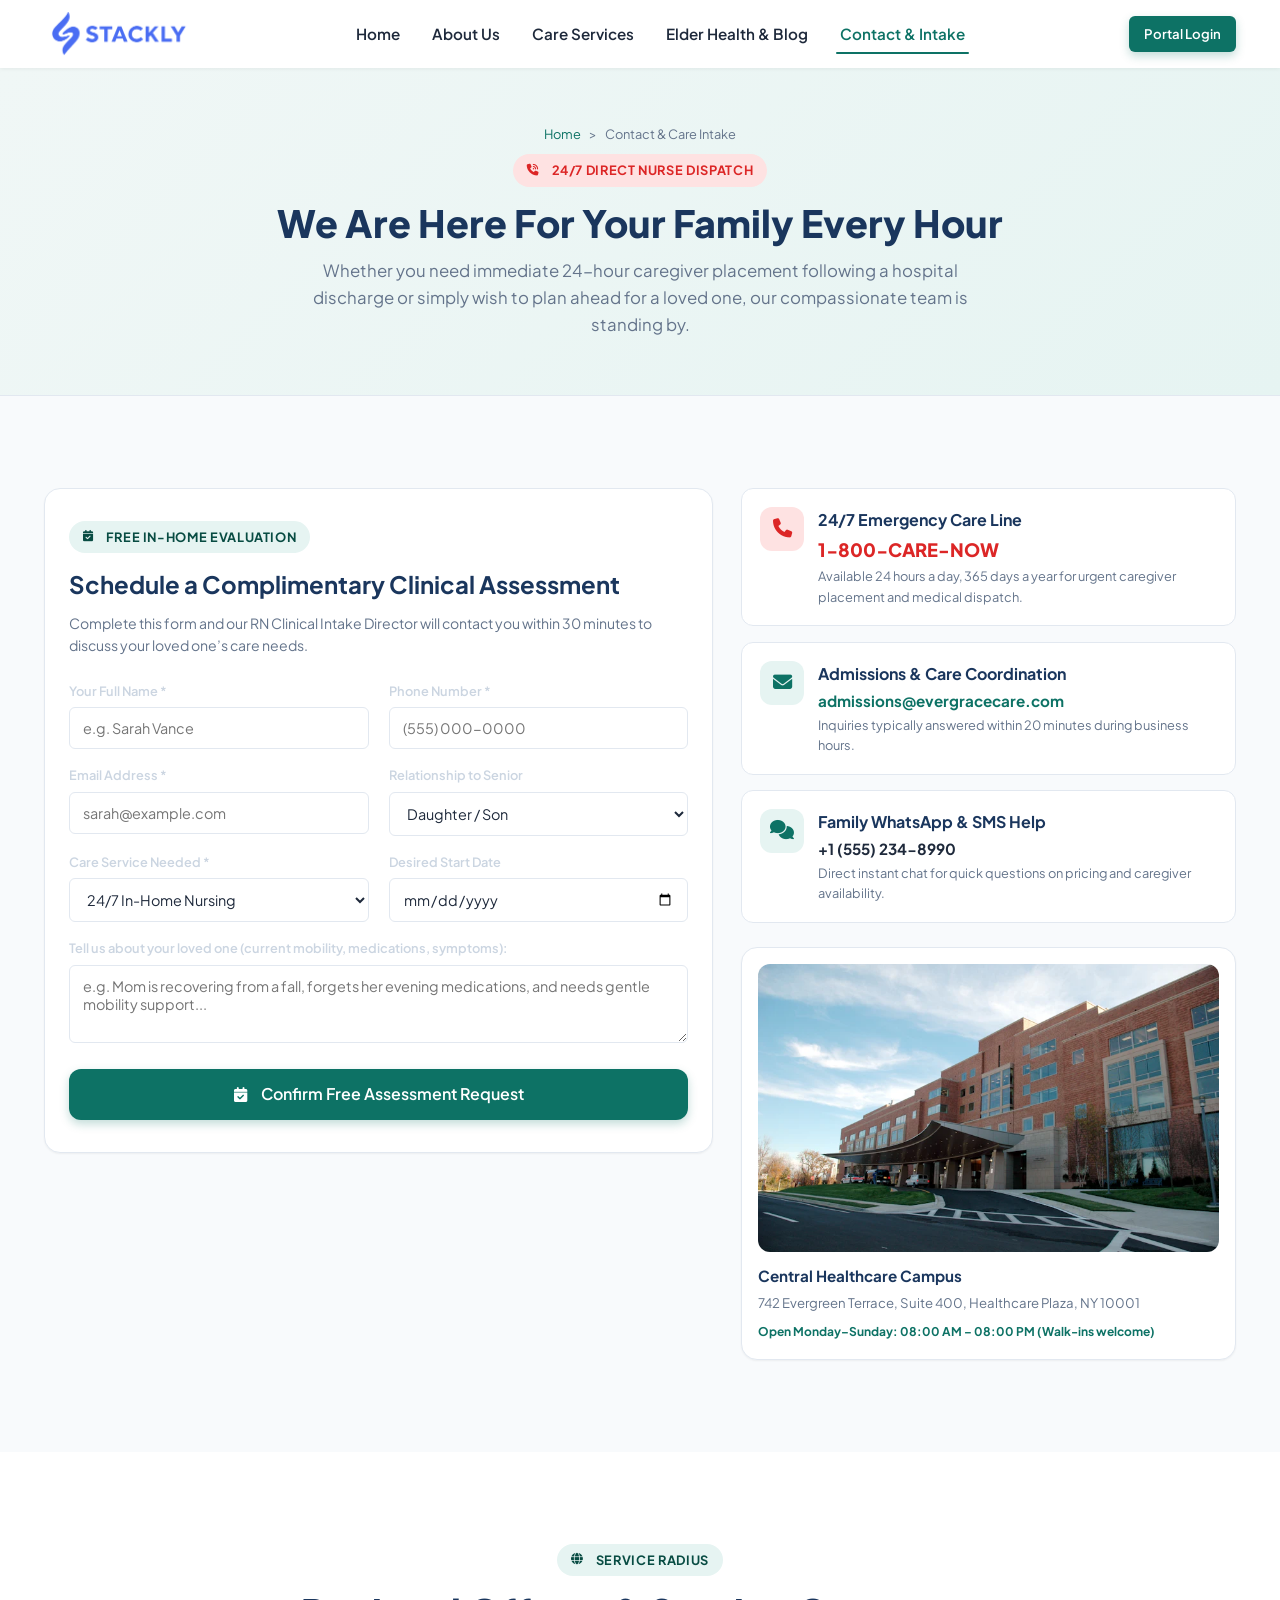
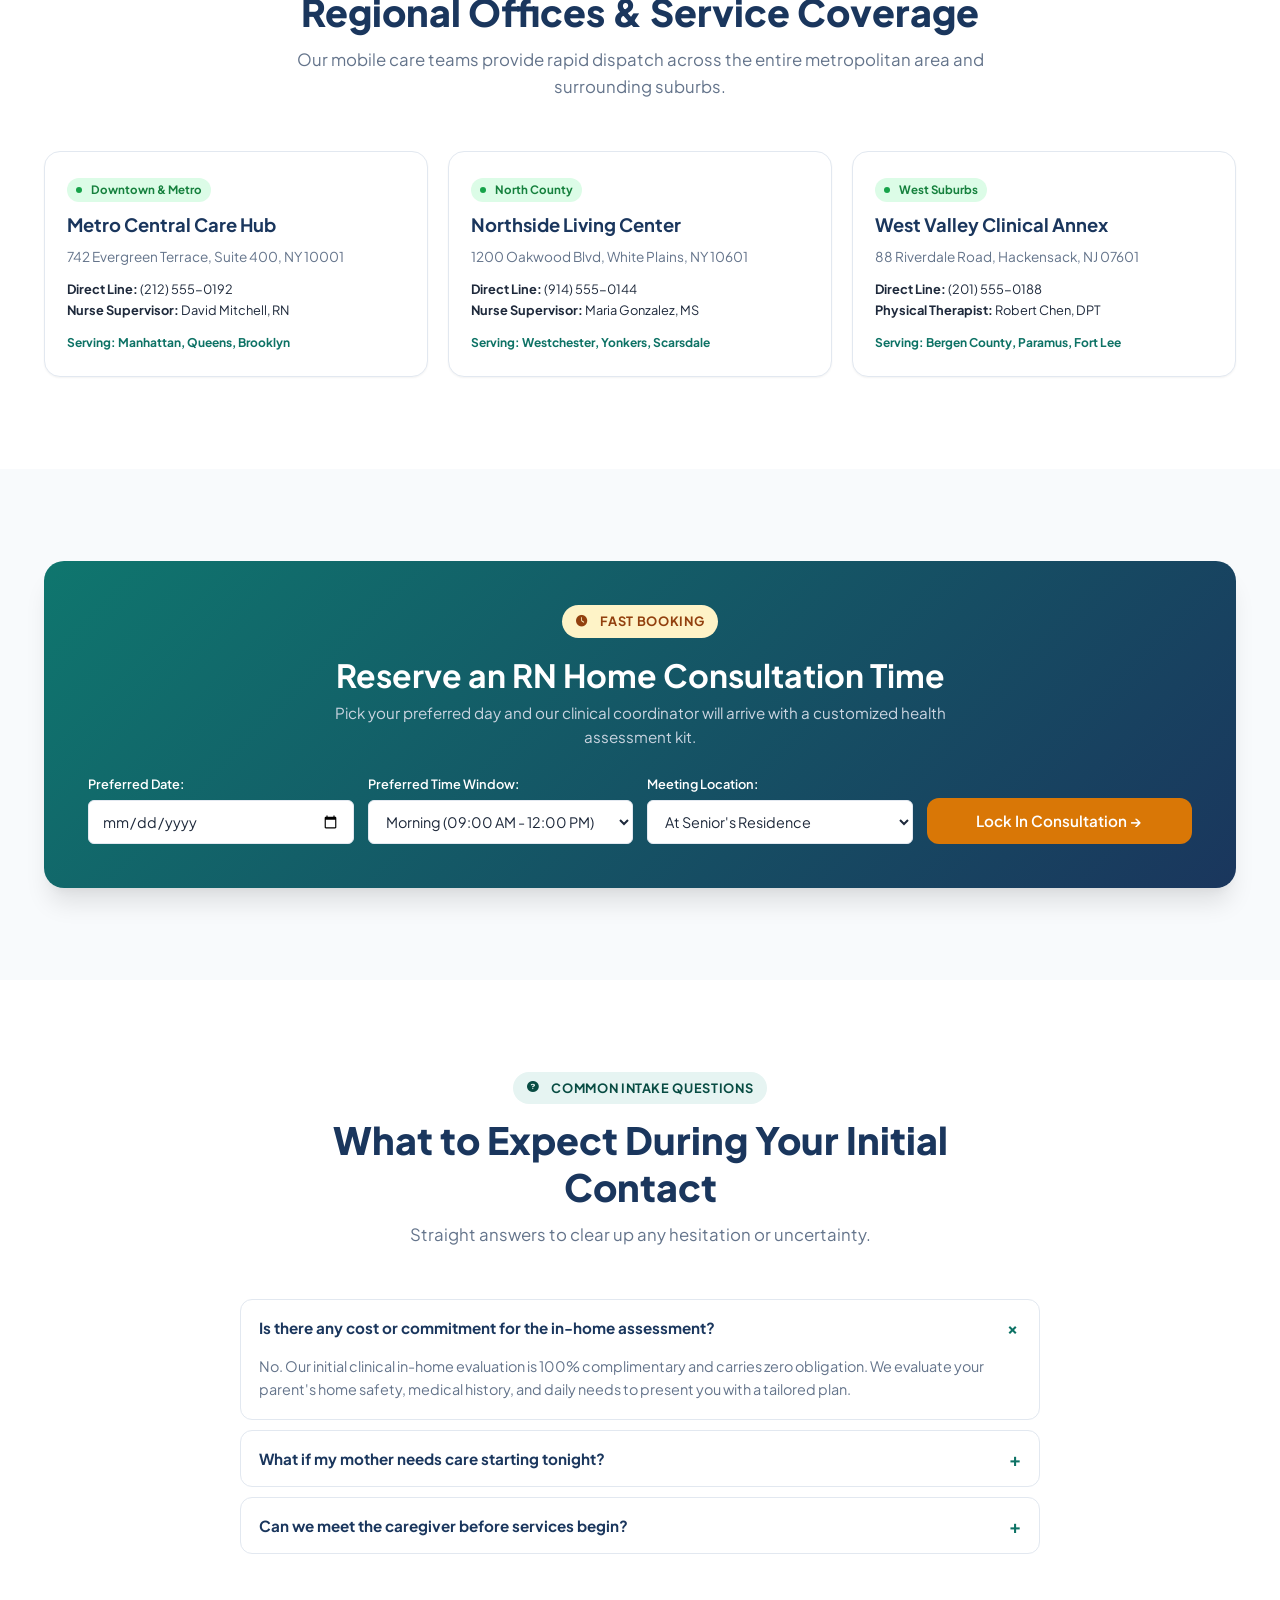
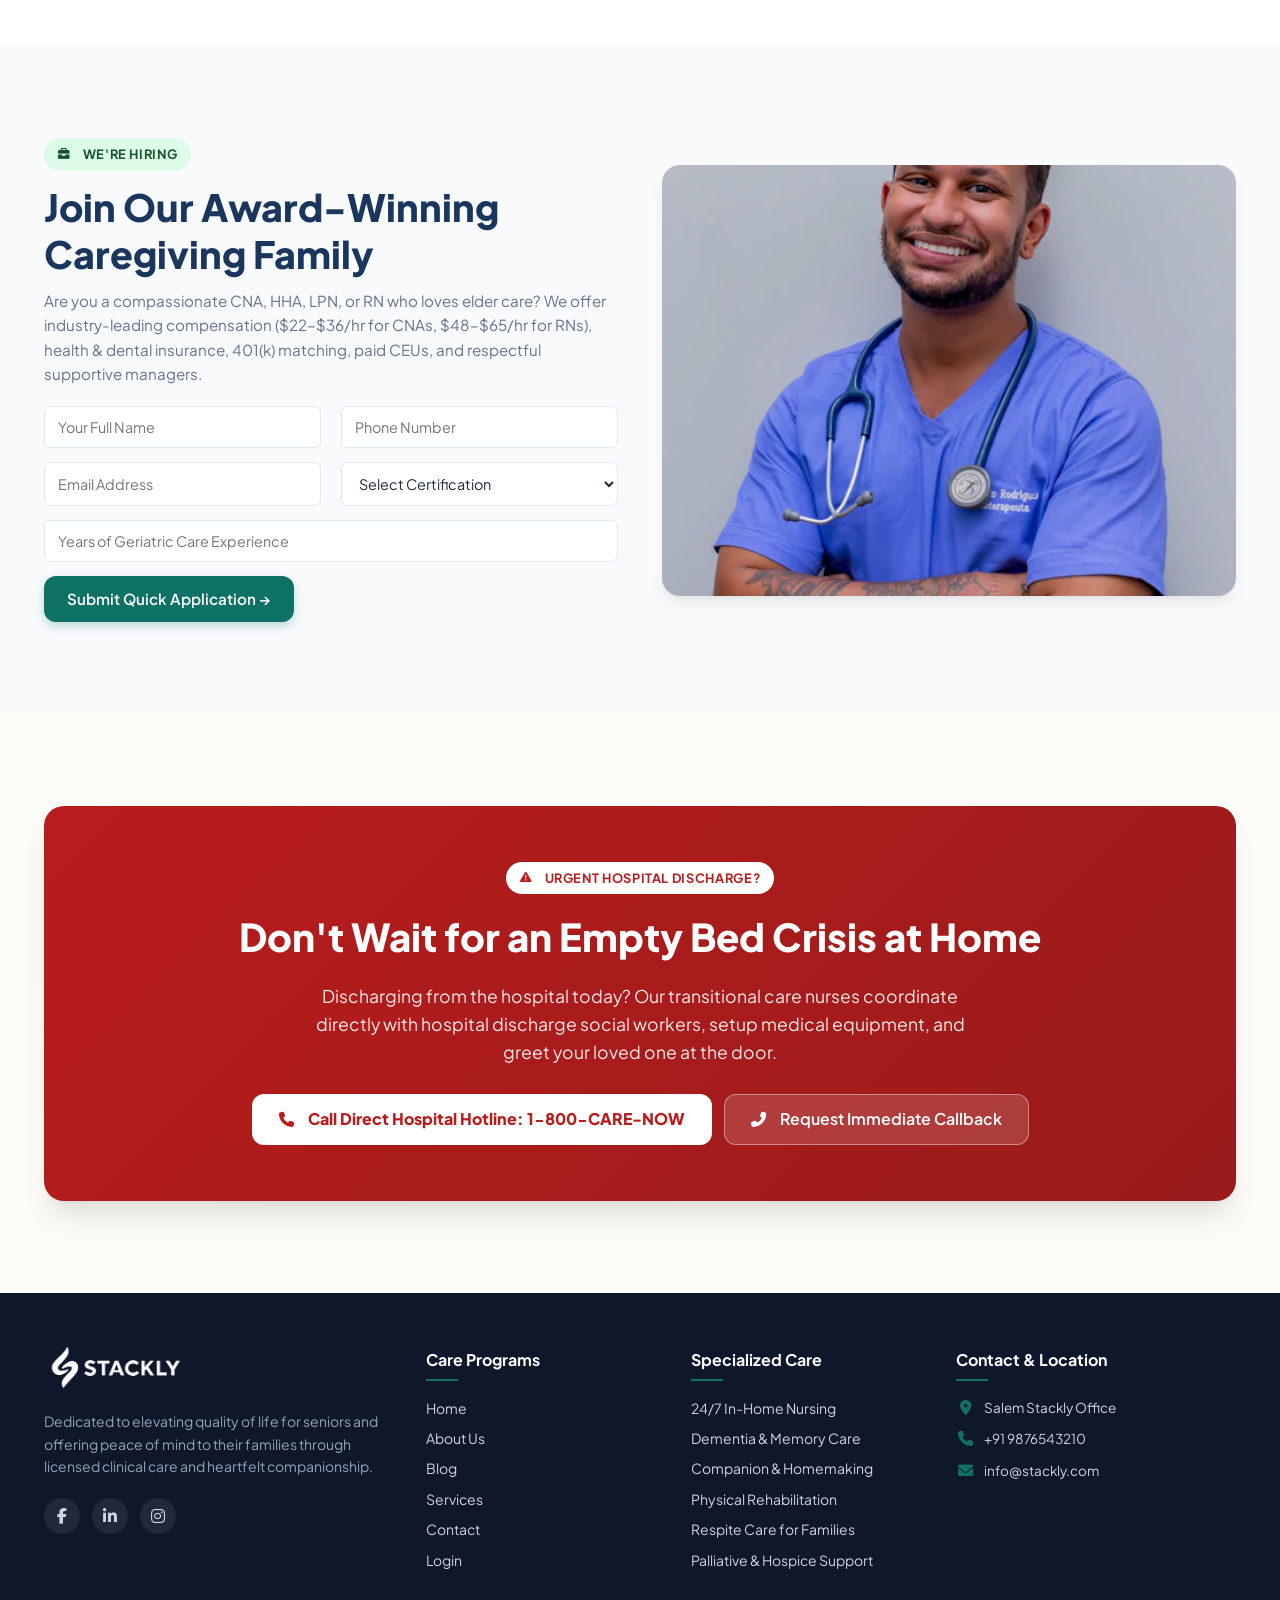
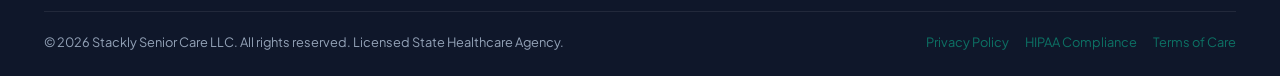
<file: contact.html>
<!DOCTYPE html>
<html lang="en">
<head>
  <meta charset="UTF-8">
  <meta name="viewport" content="width=device-width, initial-scale=1.0, minimum-scale=1.0">
  <title>Contact & Care Intake | EverGrace Senior Care - 24/7 Support</title>
  <meta name="description" content="Reach EverGrace Senior Care 24/7. Schedule a free in-home clinical consultation, arrange hospital discharge care, or speak with an on-call nurse now.">
  <link rel="preconnect" href="https://fonts.googleapis.com">
  <link rel="preconnect" href="https://fonts.gstatic.com" crossorigin>
  <link href="https://fonts.googleapis.com/css2?family=Plus+Jakarta+Sans:wght@400;500;600;700;800&display=swap" rel="stylesheet">
  <link rel="stylesheet" href="assets/css/all.min.css">
  <link rel="stylesheet" href="assets/css/style.css">
</head>
<body>

  <!-- PRELOADER (1.5s Animation) -->
  <div id="preloader" class="preloader" aria-label="Loading EverGrace Senior Care">
    <div class="preloader-content">
      <div class="preloader-heart">
        <div class="heart-pulse"><i class="fa-solid fa-heart"></i></div>
        <div class="pulse-ring"></div>
        <div class="pulse-ring ring-2"></div>
      </div>
      <div class="preloader-brand">
        <img src="assets/images/logo_0945.webp" alt="EverGrace Care" style="height: 36px; width: auto; object-fit: contain; margin: 0 auto 6px; display: block;">
        <span>Senior Living & Care</span>
      </div>
      <div class="preloader-bar">
        <div class="preloader-progress"></div>
      </div>
      <div class="preloader-status">Preparing Compassionate Care...</div>
    </div>
  </div>

  <!-- TOP BAR -->
 

  <!-- NAVBAR -->
  <header class="navbar">
    <div class="container navbar-inner">
      <a href="index.html" class="brand-logo" aria-label="EverGrace Home">
        <img src="assets/images/logo_0945.webp" alt="EverGrace Senior Care Logo" class="brand-logo-img">
      </a>

      <nav class="nav-links" aria-label="Main Navigation">
        <a href="index.html" class="nav-link">Home</a>
        <a href="about.html" class="nav-link">About Us</a>
        <a href="services.html" class="nav-link">Care Services</a>
        <a href="blog.html" class="nav-link">Elder Health & Blog</a>
        <a href="contact.html" class="nav-link active">Contact & Intake</a>
      </nav>

      <div class="nav-actions">
        <a href="login.html" class="btn btn-sm btn-primary">Portal Login</a>
        
      </div>

      <button class="mobile-nav-toggle" id="mobileNavToggle" aria-label="Toggle Navigation Menu">
        <span></span>
        <span></span>
        <span></span>
      </button>
    </div>
  </header>

  <!-- MOBILE DRAWER -->
  <div class="mobile-drawer-overlay" id="drawerOverlay"></div>
  <aside class="mobile-drawer" id="mobileDrawer" aria-label="Mobile Navigation">
    <div>
      <div class="mobile-drawer-header">
        <a href="index.html" aria-label="EverGrace Home" style="display: inline-block;">
          <img src="assets/images/logo_0945.webp" alt="EverGrace Senior Care Logo" class="brand-logo-img">
        </a>
        <button type="button" class="mobile-drawer-close" id="mobileDrawerClose" aria-label="Close Navigation Menu">
          <i class="fa-solid fa-xmark"></i>
        </button>
      </div>
      <nav class="mobile-nav-links">
        <a href="index.html" class="mobile-nav-link">Home <span>&rarr;</span></a>
        <a href="about.html" class="mobile-nav-link">About Us <span>&rarr;</span></a>
        <a href="services.html" class="mobile-nav-link">Care Services <span>&rarr;</span></a>
        <a href="blog.html" class="mobile-nav-link">Elder Health & Blog <span>&rarr;</span></a>
        <a href="contact.html" class="mobile-nav-link active">Contact Us <span>&rarr;</span></a>
       </nav>
    </div>
    <div class="mobile-drawer-bottom">
      <a href="login.html" class="btn btn-outline btn-full">Portal Login</a>
      <a href="tel:18002273669" class="btn btn-emergency btn-full"><i class="fa-solid fa-phone"></i> Emergency SOS (24/7)</a>
    </div>
  </aside>

  <main>
    <!-- SECTION 1: CONTACT HERO BANNER -->
    <section class="page-hero" id="contact-hero">
      <div class="container">
        <div class="breadcrumb">
          <a href="index.html">Home</a> &gt; <span>Contact & Care Intake</span>
        </div>
        <div class="badge-pill badge-emergency"><i class="fa-solid fa-phone-volume"></i> 24/7 Direct Nurse Dispatch</div>
        <h1 class="section-title">We Are Here For Your Family Every Hour</h1>
        <p class="section-subtitle" style="max-width: 680px; margin: 0 auto;">
          Whether you need immediate 24-hour caregiver placement following a hospital discharge or simply wish to plan ahead for a loved one, our compassionate team is standing by.
        </p>
      </div>
    </section>

    <!-- SECTION 2: INTERACTIVE INTAKE & CARE REQUEST FORM -->
    <section class="section" id="consultation">
      <div class="container">
        <div class="contact-grid">
          <div>
            <div class="card" style="padding: 32px 24px;">
              <div class="badge-pill"><i class="fa-solid fa-calendar-check"></i> Free In-Home Evaluation</div>
              <h2 style="font-size: 1.5rem; color: var(--secondary); margin-bottom: 8px;">Schedule a Complimentary Clinical Assessment</h2>
              <p style="font-size: 0.88rem; color: var(--text-muted); margin-bottom: 24px;">
                Complete this form and our RN Clinical Intake Director will contact you within 30 minutes to discuss your loved one’s care needs.
              </p>

              <form id="careIntakeForm" action="404.html" method="GET" onsubmit="event.preventDefault(); window.location.href='404.html';">
                <div class="grid-2" style="margin-bottom: 16px;">
                  <div class="form-group">
                    <label for="contactName">Your Full Name *</label>
                    <input type="text" id="contactName" class="form-control" placeholder="e.g. Sarah Vance" required>
                  </div>
                  <div class="form-group">
                    <label for="contactPhone">Phone Number *</label>
                    <input type="tel" id="contactPhone" class="form-control" placeholder="(555) 000-0000" required>
                  </div>
                </div>

                <div class="grid-2" style="margin-bottom: 16px;">
                  <div class="form-group">
                    <label for="contactEmail">Email Address *</label>
                    <input type="email" id="contactEmail" class="form-control" placeholder="sarah@example.com" required>
                  </div>
                  <div class="form-group">
                    <label for="relationship">Relationship to Senior</label>
                    <select id="relationship" class="form-control">
                      <option value="daughter">Daughter / Son</option>
                      <option value="spouse">Spouse / Partner</option>
                      <option value="self">I am the Senior</option>
                      <option value="guardian">Legal Guardian / Social Worker</option>
                    </select>
                  </div>
                </div>

                <div class="grid-2" style="margin-bottom: 16px;">
                  <div class="form-group">
                    <label for="serviceNeeded">Care Service Needed *</label>
                    <select id="serviceNeeded" class="form-control" required>
                      <option value="inhome">24/7 In-Home Nursing</option>
                      <option value="memory">Alzheimer's / Dementia Care</option>
                      <option value="companion">Companionship & Personal Care</option>
                      <option value="rehab">Post-Hospital Rehabilitation</option>
                      <option value="respite">Short-Term Respite Relief</option>
                      <option value="livein">Full-Time Live-In Care</option>
                    </select>
                  </div>
                  <div class="form-group">
                    <label for="startDate">Desired Start Date</label>
                    <input type="date" id="startDate" class="form-control">
                  </div>
                </div>

                <div class="form-group" style="margin-bottom: 20px;">
                  <label for="careNotes">Tell us about your loved one (current mobility, medications, symptoms):</label>
                  <textarea id="careNotes" class="form-control" rows="3" placeholder="e.g. Mom is recovering from a fall, forgets her evening medications, and needs gentle mobility support..."></textarea>
                </div>

                <button type="submit" class="btn btn-primary btn-full btn-lg"><i class="fa-solid fa-calendar-check"></i> Confirm Free Assessment Request</button>
              </form>
            </div>
          </div>

          <!-- SECTION 3: DIRECT CONTACT CHANNELS -->
          <div>
            <div style="display: flex; flex-direction: column; gap: 16px; margin-bottom: 24px;">
              <div class="contact-info-card">
                <div class="contact-info-icon" style="background-color: var(--emergency-light); color: var(--emergency);"><i class="fa-solid fa-phone"></i></div>
                <div>
                  <strong style="color: var(--secondary); font-size: 1rem; display: block;">24/7 Emergency Care Line</strong>
                  <div style="font-size: 1.15rem; font-weight: 800; color: var(--emergency); margin: 2px 0;">1-800-CARE-NOW</div>
                  <p style="font-size: 0.8rem; color: var(--text-muted);">Available 24 hours a day, 365 days a year for urgent caregiver placement and medical dispatch.</p>
                </div>
              </div>

              <div class="contact-info-card">
                <div class="contact-info-icon"><i class="fa-solid fa-envelope"></i></div>
                <div>
                  <strong style="color: var(--secondary); font-size: 1rem; display: block;">Admissions & Care Coordination</strong>
                  <div style="font-size: 0.95rem; font-weight: 700; color: var(--primary); margin: 2px 0;">admissions@evergracecare.com</div>
                  <p style="font-size: 0.8rem; color: var(--text-muted);">Inquiries typically answered within 20 minutes during business hours.</p>
                </div>
              </div>

              <div class="contact-info-card">
                <div class="contact-info-icon"><i class="fa-solid fa-comments"></i></div>
                <div>
                  <strong style="color: var(--secondary); font-size: 1rem; display: block;">Family WhatsApp & SMS Help</strong>
                  <div style="font-size: 0.95rem; font-weight: 700; color: var(--text-main); margin: 2px 0;">+1 (555) 234-8990</div>
                  <p style="font-size: 0.8rem; color: var(--text-muted);">Direct instant chat for quick questions on pricing and caregiver availability.</p>
                </div>
              </div>
            </div>

            <!-- Headquarters Image & Details -->
            <div class="card" style="padding: 16px;">
              <div class="card-image-top" style="margin-bottom: 12px;">
                <img src="assets/images/contact-building.webp" alt="EverGrace Care Headquarters Building" width="550" height="343" loading="lazy">
              </div>
              <strong style="color: var(--secondary); display: block; font-size: 0.95rem;">Central Healthcare Campus</strong>
              <p style="font-size: 0.825rem; color: var(--text-muted); margin: 4px 0;">742 Evergreen Terrace, Suite 400, Healthcare Plaza, NY 10001</p>
              <span style="font-size: 0.75rem; color: var(--primary); font-weight: 700;">Open Monday–Sunday: 08:00 AM – 08:00 PM (Walk-ins welcome)</span>
            </div>
          </div>
        </div>
      </div>
    </section>

    <!-- SECTION 4: CARE CENTERS & COVERAGE LOCATIONS -->
    <section class="section section-alt" id="coverage-areas">
      <div class="container">
        <div class="section-header">
          <div class="badge-pill"><i class="fa-solid fa-globe"></i> Service Radius</div>
          <h2 class="section-title">Regional Offices & Service Coverage</h2>
          <p class="section-subtitle">Our mobile care teams provide rapid dispatch across the entire metropolitan area and surrounding suburbs.</p>
        </div>

        <div class="grid-3">
          <div class="card">
            <span class="status-pill status-active" style="margin-bottom: 8px;">Downtown & Metro</span>
            <h3 style="font-size: 1.15rem; color: var(--secondary); margin-bottom: 6px;">Metro Central Care Hub</h3>
            <p style="font-size: 0.85rem; color: var(--text-muted); margin-bottom: 12px;">742 Evergreen Terrace, Suite 400, NY 10001</p>
            <div style="font-size: 0.8rem; color: var(--text-main); margin-bottom: 8px;">
              <strong>Direct Line:</strong> (212) 555-0192<br>
              <strong>Nurse Supervisor:</strong> David Mitchell, RN
            </div>
            <span style="font-size: 0.75rem; color: var(--primary); font-weight: 700;">Serving: Manhattan, Queens, Brooklyn</span>
          </div>

          <div class="card">
            <span class="status-pill status-active" style="margin-bottom: 8px;">North County</span>
            <h3 style="font-size: 1.15rem; color: var(--secondary); margin-bottom: 6px;">Northside Living Center</h3>
            <p style="font-size: 0.85rem; color: var(--text-muted); margin-bottom: 12px;">1200 Oakwood Blvd, White Plains, NY 10601</p>
            <div style="font-size: 0.8rem; color: var(--text-main); margin-bottom: 8px;">
              <strong>Direct Line:</strong> (914) 555-0144<br>
              <strong>Nurse Supervisor:</strong> Maria Gonzalez, MS
            </div>
            <span style="font-size: 0.75rem; color: var(--primary); font-weight: 700;">Serving: Westchester, Yonkers, Scarsdale</span>
          </div>

          <div class="card">
            <span class="status-pill status-active" style="margin-bottom: 8px;">West Suburbs</span>
            <h3 style="font-size: 1.15rem; color: var(--secondary); margin-bottom: 6px;">West Valley Clinical Annex</h3>
            <p style="font-size: 0.85rem; color: var(--text-muted); margin-bottom: 12px;">88 Riverdale Road, Hackensack, NJ 07601</p>
            <div style="font-size: 0.8rem; color: var(--text-main); margin-bottom: 8px;">
              <strong>Direct Line:</strong> (201) 555-0188<br>
              <strong>Physical Therapist:</strong> Robert Chen, DPT
            </div>
            <span style="font-size: 0.75rem; color: var(--primary); font-weight: 700;">Serving: Bergen County, Paramus, Fort Lee</span>
          </div>
        </div>
      </div>
    </section>

    <!-- SECTION 5: SCHEDULE FREE IN-HOME VISIT TIME SLOT -->
    <section class="section" id="slot-picker">
      <div class="container">
        <div class="assessment-finder-box" style="background: linear-gradient(135deg, #0f766e, var(--secondary));">
          <div style="text-align: center; max-width: 650px; margin: 0 auto 24px;">
            <span class="badge-pill badge-accent"><i class="fa-solid fa-clock"></i> Fast Booking</span>
            <h2 style="font-size: clamp(1.4rem, 3vw, 2rem); color: #ffffff;">Reserve an RN Home Consultation Time</h2>
            <p style="color: #cbd5e1; font-size: 0.95rem;">Pick your preferred day and our clinical coordinator will arrive with a customized health assessment kit.</p>
          </div>

          <form action="404.html" method="GET" onsubmit="event.preventDefault(); window.location.href='404.html';" class="finder-form-grid" style="grid-template-columns: repeat(auto-fit, minmax(200px, 1fr));">
            <div class="form-group">
              <label for="slotDate" style="color: #ffffff;">Preferred Date:</label>
              <input type="date" id="slotDate" class="form-control" required>
            </div>
            <div class="form-group">
              <label for="slotTime" style="color: #ffffff;">Preferred Time Window:</label>
              <select id="slotTime" class="form-control">
                <option value="morning">Morning (09:00 AM - 12:00 PM)</option>
                <option value="afternoon">Afternoon (01:00 PM - 04:00 PM)</option>
                <option value="evening">Evening (05:00 PM - 07:00 PM)</option>
              </select>
            </div>
            <div class="form-group">
              <label for="slotLocation" style="color: #ffffff;">Meeting Location:</label>
              <select id="slotLocation" class="form-control">
                <option value="home">At Senior's Residence</option>
                <option value="hospital">At Hospital / Rehab Facility</option>
                <option value="office">At EverGrace Headquarters</option>
                <option value="video">Virtual Telehealth Video Call</option>
              </select>
            </div>
            <div class="form-group" style="display: flex; align-items: flex-end;">
              <button type="submit" class="btn btn-accent btn-full" style="padding: 12px;">Lock In Consultation &rarr;</button>
            </div>
          </form>
        </div>
      </div>
    </section>

    <!-- SECTION 6: INTAKE & ADMISSIONS FAQS -->
    <section class="section section-alt" id="intake-faq">
      <div class="container">
        <div class="section-header">
          <div class="badge-pill"><i class="fa-solid fa-circle-question"></i> Common Intake Questions</div>
          <h2 class="section-title">What to Expect During Your Initial Contact</h2>
          <p class="section-subtitle">Straight answers to clear up any hesitation or uncertainty.</p>
        </div>

        <div class="faq-list">
          <div class="faq-item active">
            <button class="faq-question">
              <span>Is there any cost or commitment for the in-home assessment?</span>
              <span class="faq-icon">&#43;</span>
            </button>
            <div class="faq-answer">
              <p>No. Our initial clinical in-home evaluation is 100% complimentary and carries zero obligation. We evaluate your parent's home safety, medical history, and daily needs to present you with a tailored plan.</p>
            </div>
          </div>

          <div class="faq-item">
            <button class="faq-question">
              <span>What if my mother needs care starting tonight?</span>
              <span class="faq-icon">&#43;</span>
            </button>
            <div class="faq-answer">
              <p>Call our emergency dispatch hotline at <strong>1-800-CARE-NOW</strong> immediately. We have on-duty Certified Nursing Assistants and Registered Nurses on standby 24/7 for same-day emergency placements.</p>
            </div>
          </div>

          <div class="faq-item">
            <button class="faq-question">
              <span>Can we meet the caregiver before services begin?</span>
              <span class="faq-icon">&#43;</span>
            </button>
            <div class="faq-answer">
              <p>Yes, absolutely. We organize a face-to-face introduction meeting with the recommended caregiver. If your family feels the chemistry isn't an ideal match, we introduce another qualified candidate right away.</p>
            </div>
          </div>
        </div>
      </div>
    </section>

    <!-- SECTION 7: CAREGIVER CAREER APPLICATION FORM -->
    <section class="section" id="careers">
      <div class="container">
        <div class="split-content">
          <div>
            <div class="badge-pill badge-success"><i class="fa-solid fa-briefcase"></i> We're Hiring</div>
            <h2 class="section-title">Join Our Award-Winning Caregiving Family</h2>
            <p style="color: var(--text-muted); margin-bottom: 20px; font-size: 0.95rem;">
              Are you a compassionate CNA, HHA, LPN, or RN who loves elder care? We offer industry-leading compensation ($22–$36/hr for CNAs, $48–$65/hr for RNs), health & dental insurance, 401(k) matching, paid CEUs, and respectful supportive managers.
            </p>

            <form action="404.html" method="GET" onsubmit="event.preventDefault(); window.location.href='404.html';" style="display: flex; flex-direction: column; gap: 14px;">
              <div class="grid-2">
                <input type="text" placeholder="Your Full Name" class="form-control" required>
                <input type="tel" placeholder="Phone Number" class="form-control" required>
              </div>
              <div class="grid-2">
                <input type="email" placeholder="Email Address" class="form-control" required>
                <select class="form-control" required>
                  <option value="">Select Certification</option>
                  <option value="cna">CNA (Certified Nursing Assistant)</option>
                  <option value="hha">HHA (Home Health Aide)</option>
                  <option value="lpn">LPN (Licensed Practical Nurse)</option>
                  <option value="rn">RN (Registered Nurse)</option>
                  <option value="companion">Companion Caregiver</option>
                </select>
              </div>
              <input type="text" placeholder="Years of Geriatric Care Experience" class="form-control">
              <button type="submit" class="btn btn-primary" style="align-self: flex-start;">Submit Quick Application &rarr;</button>
            </form>
          </div>

          <div class="story-media">
            <img src="assets/images/team-nurse1.webp" alt="Smiling EverGrace nurse team member" width="550" height="412" loading="lazy">
          </div>
        </div>
      </div>
    </section>

    <!-- SECTION 8: IMMEDIATE HOSPITAL DISCHARGE CRISIS DISPATCH BANNER -->
    <section class="section section-cream" id="emergency-banner">
      <div class="container">
        <div class="cta-banner" style="background: linear-gradient(135deg, #b91c1c, #991b1b);">
          <span class="badge-pill" style="background: #ffffff; color: #b91c1c;"><i class="fa-solid fa-triangle-exclamation"></i> Urgent Hospital Discharge?</span>
          <h2>Don't Wait for an Empty Bed Crisis at Home</h2>
          <p>Discharging from the hospital today? Our transitional care nurses coordinate directly with hospital discharge social workers, setup medical equipment, and greet your loved one at the door.</p>
          <div class="cta-banner-buttons">
            <a href="404.html" class="btn btn-lg btn-accent" style="background: #ffffff; color: #b91c1c; font-weight: 800;"><i class="fa-solid fa-phone"></i> Call Direct Hospital Hotline: 1-800-CARE-NOW</a>
            <a href="404.html" class="btn btn-lg btn-outline" style="background: rgba(255,255,255,0.15); color: #ffffff; border-color: rgba(255,255,255,0.4);"><i class="fa-solid fa-phone-flip"></i> Request Immediate Callback</a>
          </div>
        </div>
      </div>
    </section>
  </main>

  <!-- FOOTER -->
  <footer class="footer">
    <div class="container">
      <div class="footer-grid">
        <div class="footer-col">
          <a href="index.html" class="footer-brand" aria-label="Home" style="display: inline-block; margin-bottom: 16px;">
            <img src="assets/images/logo_0945.webp" alt="Stackly Senior Care Logo" class="footer-logo-img">
          </a>
          <p style="margin-bottom: 20px; line-height: 1.6;">Dedicated to elevating quality of life for seniors and offering peace of mind to their families through licensed clinical care and heartfelt companionship.</p>
          <div class="footer-social-links" style="display: flex; gap: 12px;">
            <a href="404.html" aria-label="Facebook" class="footer-social-link"><i class="fa-brands fa-facebook-f"></i></a>
            <a href="404.html" aria-label="LinkedIn" class="footer-social-link"><i class="fa-brands fa-linkedin-in"></i></a>
            <a href="404.html" aria-label="Instagram" class="footer-social-link"><i class="fa-brands fa-instagram"></i></a>
          </div>
        </div>

        <div class="footer-col">
          <h4>Care Programs</h4>
          <ul class="footer-links">
            <li><a href="index.html">Home</a></li>
            <li><a href="about.html">About Us</a></li>
            <li><a href="blog.html">Blog</a></li>
            <li><a href="services.html">Services</a></li>
            <li><a href="contact.html">Contact</a></li>
            <li><a href="login.html">Login</a></li>
          </ul>
        </div>

        <div class="footer-col">
          <h4>Specialized Care</h4>
          <ul class="footer-links">
            <li><a href="404.html">24/7 In-Home Nursing</a></li>
            <li><a href="404.html">Dementia & Memory Care</a></li>
            <li><a href="404.html">Companion & Homemaking</a></li>
            <li><a href="404.html">Physical Rehabilitation</a></li>
            <li><a href="404.html">Respite Care for Families</a></li>
            <li><a href="404.html">Palliative & Hospice Support</a></li>
          </ul>
        </div>

        <div class="footer-col">
          <h4>Contact & Location</h4>
          <div class="footer-contact-item">
            <i class="fa-solid fa-location-dot"></i><span>Salem Stackly Office</span>
          </div>
          <div class="footer-contact-item">
            <i class="fa-solid fa-phone"></i><span><a href="tel:+919876543210" style="color: #cbd5e1;">+91 9876543210</a></span>
          </div>
          <div class="footer-contact-item">
            <i class="fa-solid fa-envelope"></i><span><a href="mailto:info@stackly.com" style="color: #cbd5e1;">info@stackly.com</a></span>
          </div>
        </div>
      </div>

      <div class="footer-bottom">
        <div>&copy; 2026 Stackly Senior Care LLC. All rights reserved. Licensed State Healthcare Agency.</div>
        <div style="display: flex; gap: 16px;">
          <a href="404.html">Privacy Policy</a>
          <a href="404.html">HIPAA Compliance</a>
          <a href="404.html">Terms of Care</a>
        </div>
      </div>
    </div>
  </footer>

  <script src="assets/js/main.js"></script>
</body>
</html>
</file>
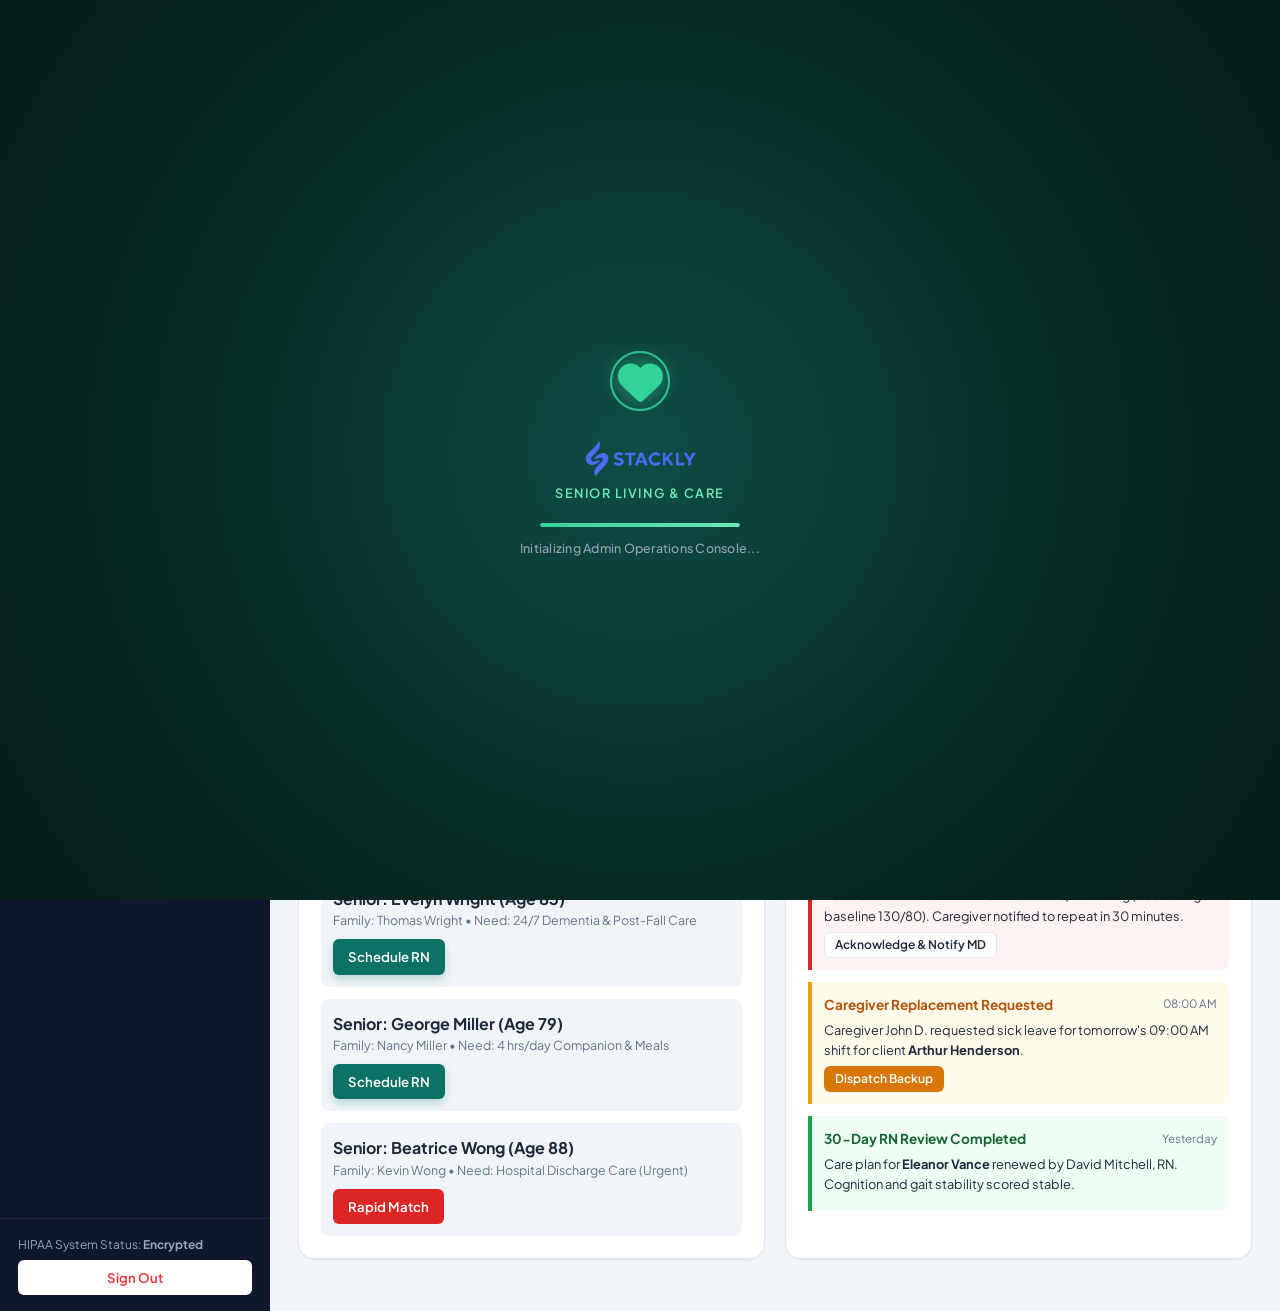
<file: dashboard-admin.html>
<!DOCTYPE html>
<html lang="en">
<head>
  <meta charset="UTF-8">
  <meta name="viewport" content="width=device-width, initial-scale=1.0, minimum-scale=1.0">
  <title>Admin & Clinical Dispatch Console | EverGrace Senior Care</title>
  <meta name="description" content="Administrative control center for senior care operations, live caregiver GPS dispatch, patient intake, and clinical safety monitors.">
  <link rel="preconnect" href="https://fonts.googleapis.com">
  <link rel="preconnect" href="https://fonts.gstatic.com" crossorigin>
  <link href="https://fonts.googleapis.com/css2?family=Plus+Jakarta+Sans:wght@400;500;600;700;800&display=swap" rel="stylesheet">
  <link rel="stylesheet" href="assets/css/all.min.css">
  <link rel="stylesheet" href="assets/css/style.css">
</head>
<body>

  <!-- PRELOADER (1.5s Animation) -->
  <div id="preloader" class="preloader" aria-label="Loading EverGrace Senior Care">
    <div class="preloader-content">
      <div class="preloader-heart">
        <div class="heart-pulse"><i class="fa-solid fa-heart"></i></div>
        <div class="pulse-ring"></div>
        <div class="pulse-ring ring-2"></div>
      </div>
      <div class="preloader-brand">
        <img src="assets/images/logo_0945.webp" alt="EverGrace Care" style="height: 36px; width: auto; object-fit: contain; margin: 0 auto 6px; display: block;">
        <span>Senior Living & Care</span>
      </div>
      <div class="preloader-bar">
        <div class="preloader-progress"></div>
      </div>
      <div class="preloader-status">Initializing Admin Operations Console...</div>
    </div>
  </div>

  <!-- MOBILE OVERLAY FOR SIDEBAR -->
  <div class="mobile-drawer-overlay" id="dashOverlay"></div>

  <div class="dashboard-layout">
    <!-- ADMIN SIDEBAR -->
    <aside class="dashboard-sidebar" id="dashSidebar" aria-label="Admin Dashboard Navigation">
      <div class="dashboard-sidebar-header">
        <a href="dashboard-admin.html" class="brand-logo" aria-label="EverGrace Home" style="color: #ffffff;">
          <img src="assets/images/logo_0945.webp" alt="EverGrace Care Logo" class="dashboard-logo-img">
        </a>
        <button type="button" class="dash-close-btn" id="dashCloseBtn" aria-label="Close Navigation Sidebar">
          <i class="fa-solid fa-xmark"></i>
        </button>
      </div>

      <!-- Administrator Profile Badge -->
      <div style="padding: 16px 20px; border-bottom: 1px solid rgba(255,255,255,0.08); display: flex; align-items: center; gap: 12px;">
        <div style="width: 44px; height: 44px; border-radius: 50%; overflow: hidden; border: 2px solid #38bdf8; flex-shrink: 0;">
          <img src="assets/images/avatar-admin.webp" alt="Dr Aris Thorne Chief Administrator" width="44" height="44" style="width: 100%; height: 100%; object-fit: cover;">
        </div>
        <div style="min-width: 0;">
          <strong style="color: #ffffff; font-size: 0.95rem; display: block; white-space: nowrap; overflow: hidden; text-overflow: ellipsis;">Dr. Aris Thorne</strong>
          <span style="color: #94a3b8; font-size: 0.75rem;">Clinical Admin &bull; All Hubs</span>
        </div>
      </div>

      <nav class="dashboard-nav">
        <a href="dashboard-admin.html" class="dashboard-nav-item active">
          <span><i class="fa-solid fa-chart-pie"></i></span> <span>Dispatch Center</span>
        </a>
        <a href="404.html" class="dashboard-nav-item">
          <span><i class="fa-solid fa-truck-medical"></i></span> <span>Live Caregivers (46)</span>
        </a>
        <a href="404.html" class="dashboard-nav-item">
          <span><i class="fa-solid fa-clipboard-list"></i></span> <span>Client Intake (7)</span>
        </a>
        <a href="404.html" class="dashboard-nav-item">
          <span><i class="fa-solid fa-triangle-exclamation"></i></span> <span>Safety Alerts (2)</span>
        </a>
        <a href="404.html" class="dashboard-nav-item">
          <span><i class="fa-solid fa-users"></i></span> <span>Senior Directory</span>
        </a>
        <a href="404.html" class="dashboard-nav-item">
          <span><i class="fa-solid fa-dollar-sign"></i></span> <span>Billing & Payroll</span>
        </a>
        <a href="dashboard-client.html" class="dashboard-nav-item" style="color: #38bdf8;">
          <span><i class="fa-solid fa-house-user"></i></span> <span>View Client Portal</span>
        </a>
        <a href="index.html" class="dashboard-nav-item" style="color: #cbd5e1;">
          <span><i class="fa-solid fa-house"></i></span> <span>Public Website</span>
        </a>
      </nav>

      <div class="dashboard-sidebar-footer">
        <div style="font-size: 0.75rem; color: #94a3b8; margin-bottom: 6px;">HIPAA System Status: <strong>Encrypted</strong></div>
        <a href="login.html" class="btn btn-sm btn-outline btn-full" style="color: #e63333; border-color: rgba(255,255,255,0.2);">Sign Out</a>
      </div>
    </aside>

    <!-- ADMIN MAIN CONTENT -->
    <div class="dashboard-main">
      <!-- TOPBAR -->
      <header class="dashboard-topbar">
        <div class="dashboard-topbar-left">
          <button class="dashboard-menu-toggle" id="dashMenuToggle" aria-label="Toggle Sidebar Menu">
            <i class="fa-solid fa-bars"></i>
          </button>
          <div class="dash-title-wrap">
            <h1 class="dash-topbar-title">
              <span class="dash-title-main">Clinical Operations</span>
              <span class="dash-title-sub"> &amp; Dispatch Console</span>
            </h1>
            <span class="dash-topbar-subtitle">Real-time monitoring across Metro Central &amp; Suburban hubs</span>
          </div>
        </div>

        <div class="dashboard-topbar-right">
          <button type="button" onclick="openModal('newIntakeModal')" class="btn btn-sm btn-primary dash-intake-btn" title="New Client Intake">
            <i class="fa-solid fa-plus"></i> <span class="intake-btn-text">New Intake</span>
          </button>
          <div class="user-badge">
            <span class="status-pill status-urgent topbar-alert-pill" style="font-size: 0.75rem; cursor: pointer;" onclick="document.getElementById('alerts').scrollIntoView();" title="2 Active Alerts">
              <i class="fa-solid fa-triangle-exclamation"></i> <span class="alert-pill-text">2 Alerts</span>
            </span>
            <div class="user-avatar-small">
              <img src="assets/images/avatar-admin.webp" alt="Admin Profile" width="38" height="38" style="width: 100%; height: 100%; object-fit: cover;">
            </div>
          </div>
        </div>
      </header>

      <!-- BODY -->
      <main class="dashboard-body" id="overview">
        <!-- 4 KPI CARDS -->
        <div class="kpi-grid">
          <div class="kpi-card">
            <div class="kpi-icon-box" style="background: #e0f2fe; color: #0284c7;"><i class="fa-solid fa-users"></i></div>
            <div>
              <div class="kpi-stat">128</div>
              <div class="kpi-title">Active Seniors Enrolled</div>
            </div>
          </div>

          <div class="kpi-card">
            <div class="kpi-icon-box" style="background: #dcfce7; color: #16a34a;"><i class="fa-solid fa-user-doctor"></i></div>
            <div>
              <div class="kpi-stat">46 / 52</div>
              <div class="kpi-title">Caregivers On Duty</div>
            </div>
          </div>

          <div class="kpi-card">
            <div class="kpi-icon-box" style="background: #fef3c7; color: #d97706;"><i class="fa-solid fa-file-pen"></i></div>
            <div>
              <div class="kpi-stat">7</div>
              <div class="kpi-title">Pending RN Intakes</div>
            </div>
          </div>

          <div class="kpi-card">
            <div class="kpi-icon-box" style="background: #f1f5f9; color: var(--secondary);"><i class="fa-solid fa-dollar-sign"></i></div>
            <div>
              <div class="kpi-stat">$84,500</div>
              <div class="kpi-title">Monthly Billed Hours</div>
            </div>
          </div>
        </div>

        <!-- LIVE CAREGIVER DISPATCH & SHIFT TABLE -->
        <div class="card" id="dispatch" style="margin-bottom: 24px;">
          <div style="display: flex; justify-content: space-between; align-items: center; margin-bottom: 16px; flex-wrap: wrap; gap: 10px;">
            <div>
              <h2 style="font-size: 1.15rem; color: var(--secondary); margin: 0;">Live Caregiver Shift Dispatch</h2>
              <span style="font-size: 0.8rem; color: var(--text-muted);">Real-time GPS check-ins and shift fulfillment</span>
            </div>
            <div style="display: flex; gap: 8px;">
              <button type="button" onclick="showToast('Dispatch map refreshed: All 46 caregivers verified.')" class="btn btn-sm btn-outline"><i class="fa-solid fa-rotate"></i> Refresh GPS</button>
              <button type="button" onclick="openModal('dispatchBackupModal')" class="btn btn-sm btn-accent"><i class="fa-solid fa-bolt"></i> Dispatch Backup RN</button>
            </div>
          </div>

          <div class="table-responsive">
            <table class="custom-table">
              <thead>
                <tr>
                  <th>Caregiver</th>
                  <th>Assigned Senior</th>
                  <th>Care Program</th>
                  <th>Shift Window</th>
                  <th>GPS / Verification</th>
                  <th>Action</th>
                </tr>
              </thead>
              <tbody>
                <tr>
                  <td>
                    <div style="display: flex; align-items: center; gap: 10px;">
                      <div style="width: 34px; height: 34px; border-radius: 50%; overflow: hidden;">
                        <img src="assets/images/avatar-caregiver.webp" alt="Emma Watson" width="34" height="34" style="width: 100%; height: 100%; object-fit: cover;">
                      </div>
                      <div>
                        <strong>Emma Watson, CNA</strong>
                        <span style="display: block; font-size: 0.72rem; color: var(--text-muted);">CNA #883921</span>
                      </div>
                    </div>
                  </td>
                  <td>
                    <strong>Eleanor Vance (82)</strong>
                    <span style="display: block; font-size: 0.72rem; color: var(--text-muted);">742 Evergreen Terrace</span>
                  </td>
                  <td><span class="status-pill status-completed">Memory & In-Home</span></td>
                  <td>08:30 AM – 04:30 PM</td>
                  <td><span class="status-pill status-active"><i class="fa-solid fa-circle-dot"></i> On-Site (08:30 AM)</span></td>
                  <td>
                    <button class="btn btn-sm btn-outline action-dispatch-btn">Check In</button>
                  </td>
                </tr>

                <tr>
                  <td>
                    <div style="display: flex; align-items: center; gap: 10px;">
                      <div style="width: 34px; height: 34px; border-radius: 50%; overflow: hidden;">
                        <img src="assets/images/team-nurse2.webp" alt="Maria Gonzalez" width="34" height="34" style="width: 100%; height: 100%; object-fit: cover;">
                      </div>
                      <div>
                        <strong>Maria Gonzalez, MS</strong>
                        <span style="display: block; font-size: 0.72rem; color: var(--text-muted);">CDP #994012</span>
                      </div>
                    </div>
                  </td>
                  <td>
                    <strong>Arthur Henderson (87)</strong>
                    <span style="display: block; font-size: 0.72rem; color: var(--text-muted);">310 Riverside Drive</span>
                  </td>
                  <td><span class="status-pill status-pending">Alzheimer's Special</span></td>
                  <td>09:00 AM – 05:00 PM</td>
                  <td><span class="status-pill status-active"><i class="fa-solid fa-circle-dot"></i> On-Site (08:55 AM)</span></td>
                  <td>
                    <button class="btn btn-sm btn-outline action-dispatch-btn">Check In</button>
                  </td>
                </tr>

                <tr>
                  <td>
                    <div style="display: flex; align-items: center; gap: 10px;">
                      <div style="width: 34px; height: 34px; border-radius: 50%; overflow: hidden;">
                        <img src="assets/images/team-therapist.webp" alt="Robert Chen" width="34" height="34" style="width: 100%; height: 100%; object-fit: cover;">
                      </div>
                      <div>
                        <strong>Robert Chen, DPT</strong>
                        <span style="display: block; font-size: 0.72rem; color: var(--text-muted);">DPT #441092</span>
                      </div>
                    </div>
                  </td>
                  <td>
                    <strong>Harold Parker (84)</strong>
                    <span style="display: block; font-size: 0.72rem; color: var(--text-muted);">180 West End Ave</span>
                  </td>
                  <td><span class="status-pill status-active">Mobility Rehab</span></td>
                  <td>10:00 AM – 02:00 PM</td>
                  <td><span class="status-pill status-pending"><i class="fa-solid fa-hourglass-half"></i> En Route (ETA 9m)</span></td>
                  <td>
                    <button class="btn btn-sm btn-primary action-dispatch-btn">Verify Arrival</button>
                  </td>
                </tr>

                <tr>
                  <td>
                    <div style="display: flex; align-items: center; gap: 10px;">
                      <div style="width: 34px; height: 34px; border-radius: 50%; overflow: hidden;">
                        <img src="assets/images/team-nurse1.webp" alt="David Mitchell" width="34" height="34" style="width: 100%; height: 100%; object-fit: cover;">
                      </div>
                      <div>
                        <strong>David Mitchell, BSN</strong>
                        <span style="display: block; font-size: 0.72rem; color: var(--text-muted);">RN #109283</span>
                      </div>
                    </div>
                  </td>
                  <td>
                    <strong>Clara Sterling (90)</strong>
                    <span style="display: block; font-size: 0.72rem; color: var(--text-muted);">520 Park Avenue</span>
                  </td>
                  <td><span class="status-pill status-urgent">Clinical RN Triage</span></td>
                  <td>11:00 AM – 03:00 PM</td>
                  <td><span class="status-pill status-completed"><i class="fa-solid fa-calendar-check"></i> Scheduled</span></td>
                  <td>
                    <button  class="btn btn-sm btn-primary action-dispatch-btn">Dispatch RN</button>
                  </td>
                </tr>
              </tbody>
            </table>
          </div>
        </div>

        <!-- SPLIT ROW: NEW INTAKE REQUESTS & CLINICAL ALERTS -->
        <div class="grid-2" style="margin-bottom: 24px;">
          <!-- New Client Intake Requests -->
          <div class="card" id="intake">
            <div style="display: flex; justify-content: space-between; align-items: center; margin-bottom: 16px;">
              <h2 style="font-size: 1.15rem; color: var(--secondary); margin: 0;">New Family Intakes (7 Pending)</h2>
              <span class="badge-pill badge-accent" style="margin: 0;">RN Triage Queue</span>
            </div>

            <div style="display: flex; flex-direction: column; gap: 12px;">
              <div style="padding: 12px; background: var(--bg-subtle); border-radius: 8px; display: flex; justify-content: space-between; align-items: center; flex-wrap: wrap; gap: 8px;">
                <div>
                  <strong>Senior: Evelyn Wright (Age 83)</strong>
                  <div style="font-size: 0.78rem; color: var(--text-muted);">Family: Thomas Wright &bull; Need: 24/7 Dementia & Post-Fall Care</div>
                </div>
                <a href="404.html" class="btn btn-sm btn-primary">Schedule RN</a>
              </div>

              <div style="padding: 12px; background: var(--bg-subtle); border-radius: 8px; display: flex; justify-content: space-between; align-items: center; flex-wrap: wrap; gap: 8px;">
                <div>
                  <strong>Senior: George Miller (Age 79)</strong>
                  <div style="font-size: 0.78rem; color: var(--text-muted);">Family: Nancy Miller &bull; Need: 4 hrs/day Companion & Meals</div>
                </div>
                <a href="404.html" class="btn btn-sm btn-primary">Schedule RN</a>
              </div>

              <div style="padding: 12px; background: var(--bg-subtle); border-radius: 8px; display: flex; justify-content: space-between; align-items: center; flex-wrap: wrap; gap: 8px;">
                <div>
                  <strong>Senior: Beatrice Wong (Age 88)</strong>
                  <div style="font-size: 0.78rem; color: var(--text-muted);">Family: Kevin Wong &bull; Need: Hospital Discharge Care (Urgent)</div>
                </div>
                <a href="404.html" class="btn btn-sm btn-emergency">Rapid Match</a>
              </div>
            </div>
          </div>

          <!-- Clinical Quality & Safety Alert Feed -->
          <div class="card" id="alerts">
            <div style="display: flex; justify-content: space-between; align-items: center; margin-bottom: 16px;">
              <h2 style="font-size: 1.15rem; color: var(--secondary); margin: 0;">Clinical Quality Alerts</h2>
              <span class="badge-pill badge-emergency" style="margin: 0;">Active Attention</span>
            </div>

            <div style="display: flex; flex-direction: column; gap: 12px;">
              <div style="padding: 12px; border-left: 4px solid var(--emergency); background: #fef2f2; border-radius: 0 8px 8px 0;">
                <div style="display: flex; justify-content: space-between; align-items: center;">
                  <strong style="color: var(--emergency); font-size: 0.85rem;">Blood Pressure Threshold Flag</strong>
                  <span style="font-size: 0.72rem; color: var(--text-muted);">09:15 AM</span>
                </div>
                <p style="font-size: 0.8rem; color: var(--text-main); margin: 4px 0;">
                  Resident <strong>Harold Parker</strong> recorded BP 148/92 mmHg (above target baseline 130/80). Caregiver notified to repeat in 30 minutes.
                </p>
                <a href="404.html" class="btn btn-sm btn-outline" style="font-size: 0.75rem; padding: 4px 10px;">Acknowledge & Notify MD</a>
              </div>

              <div style="padding: 12px; border-left: 4px solid var(--warning); background: #fffbeb; border-radius: 0 8px 8px 0;">
                <div style="display: flex; justify-content: space-between; align-items: center;">
                  <strong style="color: #b45309; font-size: 0.85rem;">Caregiver Replacement Requested</strong>
                  <span style="font-size: 0.72rem; color: var(--text-muted);">08:00 AM</span>
                </div>
                <p style="font-size: 0.8rem; color: var(--text-main); margin: 4px 0;">
                  Caregiver John D. requested sick leave for tomorrow's 09:00 AM shift for client <strong>Arthur Henderson</strong>.
                </p>
                <a href="404.html" class="btn btn-sm btn-accent" style="font-size: 0.75rem; padding: 4px 10px;">Dispatch Backup</a>
              </div>

              <div style="padding: 12px; border-left: 4px solid var(--success); background: #f0fdf4; border-radius: 0 8px 8px 0;">
                <div style="display: flex; justify-content: space-between; align-items: center;">
                  <strong style="color: #166534; font-size: 0.85rem;">30-Day RN Review Completed</strong>
                  <span style="font-size: 0.72rem; color: var(--text-muted);">Yesterday</span>
                </div>
                <p style="font-size: 0.8rem; color: var(--text-main); margin: 4px 0;">
                  Care plan for <strong>Eleanor Vance</strong> renewed by David Mitchell, RN. Cognition and gait stability scored stable.
                </p>
              </div>
            </div>
          </div>
        </div>
      </main>
    </div>
  </div>

  <!-- MODAL 1: NEW CLIENT INTAKE -->
  <div class="modal-overlay" id="newIntakeModal" role="dialog" aria-modal="true">
    <div class="modal-box">
      <div class="modal-header">
        <h3 style="color: var(--secondary); font-size: 1.2rem;"><i class="fa-solid fa-user-plus"></i> Register New Senior Intake</h3>
        <button class="modal-close-btn" onclick="closeModal('newIntakeModal')">&times;</button>
      </div>
      <form data-toast="Senior intake registered! RN assigned for in-home assessment." onsubmit="closeModal('newIntakeModal');">
        <div class="grid-2" style="margin-bottom: 12px;">
          <div class="form-group">
            <label>Senior's Name:</label>
            <input type="text" class="form-control" placeholder="e.g. Martha Stewart" required>
          </div>
          <div class="form-group">
            <label>Age:</label>
            <input type="number" class="form-control" placeholder="85" required>
          </div>
        </div>
        <div class="form-group" style="margin-bottom: 12px;">
          <label>Primary Care Diagnosis:</label>
          <select class="form-control">
            <option>Alzheimer's / Dementia (Memory Care)</option>
            <option>Post-Surgical Fall Rehabilitation</option>
            <option>Congestive Heart Failure / Chronic Skilled Nursing</option>
            <option>General Frailty / Companion Care</option>
          </select>
        </div>
        <div class="grid-2" style="margin-bottom: 16px;">
          <div class="form-group">
            <label>Family Contact Name:</label>
            <input type="text" class="form-control" placeholder="Robert Stewart" required>
          </div>
          <div class="form-group">
            <label>Contact Phone:</label>
            <input type="tel" class="form-control" placeholder="(555) 123-4567" required>
          </div>
        </div>
        <div style="display: flex; gap: 10px;">
          <button type="submit" class="btn btn-primary btn-full">Create Intake Profile</button>
          <button type="button" class="btn btn-outline" onclick="closeModal('newIntakeModal')">Cancel</button>
        </div>
      </form>
    </div>
  </div>

  <!-- MODAL 2: DISPATCH BACKUP NURSE -->
  <div class="modal-overlay" id="dispatchBackupModal" role="dialog" aria-modal="true">
    <div class="modal-box" style="border-top: 5px solid var(--accent);">
      <div class="modal-header">
        <h3 style="color: var(--secondary); font-size: 1.2rem;"><i class="fa-solid fa-bolt"></i> Urgent Caregiver / RN Dispatch</h3>
        <button class="modal-close-btn" onclick="closeModal('dispatchBackupModal')">&times;</button>
      </div>
      <form data-toast="Backup caregiver dispatched immediately via SMS alert!" onsubmit="closeModal('dispatchBackupModal');">
        <div class="form-group" style="margin-bottom: 12px;">
          <label>Target Senior / Location:</label>
          <select class="form-control">
            <option>Arthur Henderson (Riverside Drive)</option>
            <option>Eleanor Vance (Evergreen Terrace)</option>
            <option>Harold Parker (West End Ave)</option>
          </select>
        </div>
        <div class="form-group" style="margin-bottom: 12px;">
          <label>Select Available On-Call Caregiver:</label>
          <select class="form-control">
            <option>Lisa Simpson, CNA (Standby - 12m away)</option>
            <option>David Mitchell, BSN (Clinical Lead - 18m away)</option>
            <option>Carlos Mendez, HHA (Standby - 25m away)</option>
          </select>
        </div>
        <div class="form-group" style="margin-bottom: 16px;">
          <label>Reason for Urgent Dispatch:</label>
          <input type="text" class="form-control" placeholder="e.g. Primary caregiver illness coverage" required>
        </div>
        <div style="display: flex; gap: 10px;">
          <button type="submit" class="btn btn-accent btn-full">Confirm & Notify Caregiver</button>
          <button type="button" class="btn btn-outline" onclick="closeModal('dispatchBackupModal')">Cancel</button>
        </div>
      </form>
    </div>
  </div>

  <script src="assets/js/main.js"></script>
</body>
</html>
</file>
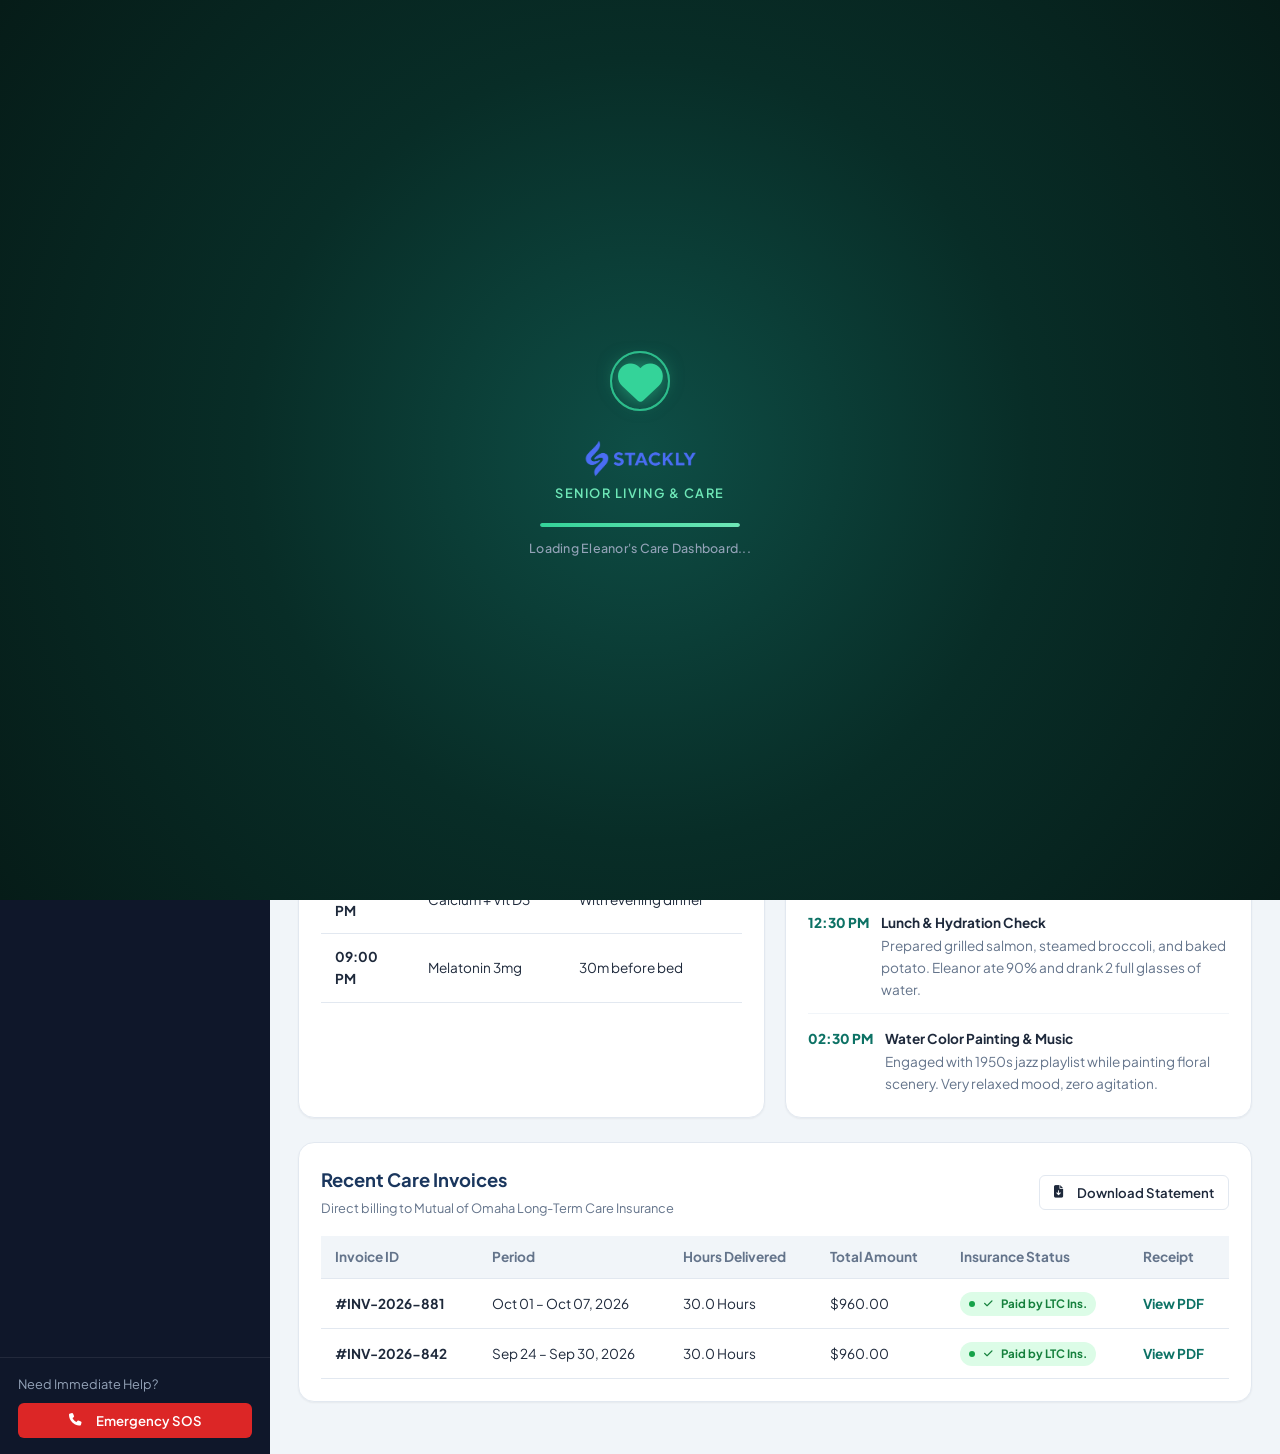
<file: dashboard-client.html>
<!DOCTYPE html>
<html lang="en">
<head>
  <meta charset="UTF-8">
  <meta name="viewport" content="width=device-width, initial-scale=1.0, minimum-scale=1.0">
  <title>Client & Family Portal | EverGrace Senior Care</title>
  <meta name="description" content="Live family portal to monitor daily caregiver notes, vital signs, medication logs, schedule, and invoices.">
  <link rel="preconnect" href="https://fonts.googleapis.com">
  <link rel="preconnect" href="https://fonts.gstatic.com" crossorigin>
  <link href="https://fonts.googleapis.com/css2?family=Plus+Jakarta+Sans:wght@400;500;600;700;800&display=swap" rel="stylesheet">
  <link rel="stylesheet" href="assets/css/all.min.css">
  <link rel="stylesheet" href="assets/css/style.css">
</head>
<body>

  <!-- PRELOADER (1.5s Animation) -->
  <div id="preloader" class="preloader" aria-label="Loading EverGrace Senior Care">
    <div class="preloader-content">
      <div class="preloader-heart">
        <div class="heart-pulse"><i class="fa-solid fa-heart"></i></div>
        <div class="pulse-ring"></div>
        <div class="pulse-ring ring-2"></div>
      </div>
      <div class="preloader-brand">
        <img src="assets/images/logo_0945.webp" alt="EverGrace Care" style="height: 36px; width: auto; object-fit: contain; margin: 0 auto 6px; display: block;">
        <span>Senior Living & Care</span>
      </div>
      <div class="preloader-bar">
        <div class="preloader-progress"></div>
      </div>
      <div class="preloader-status">Loading Eleanor's Care Dashboard...</div>
    </div>
  </div>

  <!-- MOBILE OVERLAY FOR SIDEBAR -->
  <div class="mobile-drawer-overlay" id="dashOverlay"></div>

  <div class="dashboard-layout">
    <!-- DASHBOARD SIDEBAR -->
    <aside class="dashboard-sidebar" id="dashSidebar" aria-label="Client Dashboard Navigation">
      <div class="dashboard-sidebar-header">
        <a href="dashboard-client.html" class="brand-logo" aria-label="EverGrace Home" style="color: #ffffff;">
          <img src="assets/images/logo_0945.webp" alt="EverGrace Care Logo" class="dashboard-logo-img">
        </a>
        <button type="button" class="dash-close-btn" id="dashCloseBtn" aria-label="Close Navigation Sidebar">
          <i class="fa-solid fa-xmark"></i>
        </button>
      </div>

      <!-- Senior Overview Snippet -->
      <div style="padding: 16px 20px; border-bottom: 1px solid rgba(255,255,255,0.08); display: flex; align-items: center; gap: 12px;">
        <div style="width: 46px; height: 46px; border-radius: 50%; overflow: hidden; border: 2px solid #38bdf8; flex-shrink: 0;">
          <img src="assets/images/avatar-senior.webp" alt="Eleanor Vance Senior Patient" width="46" height="46" style="width: 100%; height: 100%; object-fit: cover;">
        </div>
        <div style="min-width: 0;">
          <strong style="color: #ffffff; font-size: 0.95rem; display: block; white-space: nowrap; overflow: hidden; text-overflow: ellipsis;">Eleanor Vance</strong>
          <span style="color: #94a3b8; font-size: 0.75rem;">Age 82 &bull; Memory & Mobility</span>
        </div>
      </div>

      <nav class="dashboard-nav">
        <a href="dashboard-client.html" class="dashboard-nav-item active">
          <span><i class="fa-solid fa-chart-pie"></i></span> <span>Daily Overview</span>
        </a>
        <a href="404.html" class="dashboard-nav-item">
          <span><i class="fa-solid fa-pills"></i></span> <span>Medication Log</span>
        </a>
        <a href="404.html" class="dashboard-nav-item">
          <span><i class="fa-solid fa-stethoscope"></i></span> <span>Vitals Tracking</span>
        </a>
        <a href="404.html" class="dashboard-nav-item">
          <span><i class="fa-solid fa-file-pen"></i></span> <span>Caregiver Notes</span>
        </a>
        <a href="404.html" class="dashboard-nav-item">
          <span><i class="fa-solid fa-user-doctor"></i></span> <span>Care Team</span>
        </a>
        <a href="404.html" class="dashboard-nav-item">
          <span><i class="fa-solid fa-credit-card"></i></span> <span>Invoices & Billing</span>
        </a>
        <a href="index.html" class="dashboard-nav-item" style="color: #cbd5e1;">
          <span><i class="fa-solid fa-house"></i></span> <span>Return to Main Site</span>
        </a>
      </nav>

      <div class="dashboard-sidebar-footer">
        <div style="font-size: 0.8rem; color: #94a3b8; margin-bottom: 8px;">Need Immediate Help?</div>
        <button type="button" onclick="openModal('sosModal')" class="btn btn-sm btn-emergency btn-full"><i class="fa-solid fa-phone"></i> Emergency SOS</button>
      </div>
    </aside>

    <!-- DASHBOARD MAIN CONTENT -->
    <div class="dashboard-main">
      <!-- TOPBAR -->
      <header class="dashboard-topbar">
        <div class="dashboard-topbar-left">
          <button class="dashboard-menu-toggle" id="dashMenuToggle" aria-label="Toggle Sidebar Menu">
            <i class="fa-solid fa-bars"></i>
          </button>
          <div class="dash-title-wrap">
            <h1 class="dash-topbar-title">Family Care Dashboard</h1>
            <span class="dash-topbar-subtitle">Live updates for <strong>Eleanor Vance</strong> &bull; Oct 13, 2026</span>
          </div>
        </div>

        <div class="dashboard-topbar-right">
          <button type="button" onclick="openModal('bookHoursModal')" class="btn btn-sm btn-accent" style="display: none;">+ Add Hours</button>
          <div class="user-badge">
            <div class="user-avatar-small">
              <img src="assets/images/avatar-client.webp" alt="Sarah Vance Family Account" width="38" height="38" style="width: 100%; height: 100%; object-fit: cover;">
            </div>
            <div style="display: none;" class="desktop-user-info">
              <strong style="font-size: 0.85rem; color: var(--secondary); display: block;">Sarah Vance</strong>
              <span style="font-size: 0.72rem; color: var(--text-muted);">Family Guardian</span>
            </div>
          </div>
          <a href="login.html" class="btn btn-sm btn-outline" style="padding: 6px 12px; font-size: 0.8rem;" title="Sign Out"><i class="fa-solid fa-right-from-bracket"></i></a>
        </div>
      </header>

      <!-- BODY CONTENT -->
      <main class="dashboard-body" id="overview">
        <!-- TOP KPI / STATUS BAR -->
        <div class="kpi-grid">
          <div class="kpi-card">
            <div class="kpi-icon-box" style="background: #dcfce7; color: #16a34a;"><i class="fa-solid fa-user"></i></div>
            <div>
              <div class="kpi-stat">Active</div>
              <div class="kpi-title">Caregiver On-Duty</div>
            </div>
          </div>

          <div class="kpi-card">
            <div class="kpi-icon-box" style="background: #e0f2fe; color: #0284c7;"><i class="fa-solid fa-stethoscope"></i></div>
            <div>
              <div class="kpi-stat">120/78</div>
              <div class="kpi-title">BP at 08:35 AM</div>
            </div>
          </div>

          <div class="kpi-card">
            <div class="kpi-icon-box" style="background: #fef3c7; color: #d97706;"><i class="fa-solid fa-pills"></i></div>
            <div>
              <div class="kpi-stat">2 / 4</div>
              <div class="kpi-title">Medications Taken</div>
            </div>
          </div>

          <div class="kpi-card">
            <div class="kpi-icon-box" style="background: #f1f5f9; color: var(--secondary);">30 hrs</div>
            <div>
              <div class="kpi-stat">$960</div>
              <div class="kpi-title">Weekly Schedule</div>
            </div>
          </div>
        </div>

        <!-- MAIN SPLIT: CAREGIVER ON DUTY & VITALS -->
        <div class="grid-2" style="margin-bottom: 24px;">
          <!-- Primary Caregiver Card -->
          <div class="card" id="careteam">
            <div style="display: flex; justify-content: space-between; align-items: center; margin-bottom: 16px;">
              <h2 style="font-size: 1.15rem; color: var(--secondary); margin: 0;">Caregiver On Duty Today</h2>
              <span class="status-pill status-active"><i class="fa-solid fa-circle-dot"></i> Arrived 08:30 AM (GPS Verified)</span>
            </div>

            <div style="display: flex; gap: 16px; align-items: center; margin-bottom: 16px; flex-wrap: wrap;">
              <div style="width: 72px; height: 72px; border-radius: 50%; overflow: hidden; border: 3px solid var(--primary-light);">
                <img src="assets/images/avatar-caregiver.webp" alt="Emma Watson Certified Caregiver" width="72" height="72" style="width: 100%; height: 100%; object-fit: cover;">
              </div>
              <div>
                <h3 style="font-size: 1.1rem; color: var(--secondary); margin-bottom: 2px;">Emma Watson, CNA</h3>
                <span style="font-size: 0.825rem; color: var(--primary); font-weight: 700;">Certified Dementia Specialist &bull; 6 Yrs Exp</span>
                <p style="font-size: 0.8rem; color: var(--text-muted); margin-top: 4px;">Today's Shift: 08:30 AM – 04:30 PM (8 Hours)</p>
              </div>
            </div>

            <div style="background-color: var(--bg-subtle); padding: 12px; border-radius: 8px; font-size: 0.85rem; color: var(--text-main); margin-bottom: 16px;">
              <strong>Caregiver's Morning Note:</strong> "Eleanor had a restful 8-hour sleep. She enjoyed oatmeal with blueberries and is currently doing seated stretches in the living room."
            </div>

            <div style="display: flex; gap: 10px; flex-wrap: wrap;">
              <a href="tel:5552348990" class="btn btn-sm btn-outline"><i class="fa-solid fa-phone"></i> Call Emma</a>
              <button type="button" onclick="showToast('Message sent to caregiver Emma Watson!')" class="btn btn-sm btn-outline"><i class="fa-solid fa-comment-dots"></i> Send Quick Note</button>
              <button type="button" onclick="openModal('bookHoursModal')" class="btn btn-sm btn-primary">+ Extend Hours</button>
            </div>
          </div>

          <!-- Vitals Monitor -->
          <div class="card" id="vitals">
            <div style="display: flex; justify-content: space-between; align-items: center; margin-bottom: 16px;">
              <h2 style="font-size: 1.15rem; color: var(--secondary); margin: 0;">Vital Signs (Automated Sync)</h2>
              <span style="font-size: 0.78rem; color: var(--text-muted);">Sync: 08:35 AM</span>
            </div>

            <div class="vitals-grid">
              <div class="vital-box">
                <div class="vital-value" style="color: #15803d;">120/78</div>
                <div class="vital-label">Blood Pressure</div>
                <span class="status-pill status-active" style="font-size: 0.65rem; margin-top: 4px;">Optimal</span>
              </div>
              <div class="vital-box">
                <div class="vital-value" style="color: #0369a1;">72</div>
                <div class="vital-label">Heart Rate (BPM)</div>
                <span class="status-pill status-completed" style="font-size: 0.65rem; margin-top: 4px;">Resting</span>
              </div>
              <div class="vital-box">
                <div class="vital-value" style="color: #b45309;">104</div>
                <div class="vital-label">Blood Glucose (mg/dL)</div>
                <span class="status-pill status-pending" style="font-size: 0.65rem; margin-top: 4px;">Fasting</span>
              </div>
              <div class="vital-box">
                <div class="vital-value" style="color: #15803d;">98%</div>
                <div class="vital-label">SpO2 Oxygen</div>
                <span class="status-pill status-active" style="font-size: 0.65rem; margin-top: 4px;">Normal</span>
              </div>
            </div>

            <div style="font-size: 0.8rem; color: var(--text-muted); padding: 10px; background: #f8fafc; border-radius: 8px;">
              <i class="fa-solid fa-shield-halved"></i> Next scheduled RN clinical review with <strong>David Mitchell, BSN</strong> on Thursday, Oct 16.
            </div>
          </div>
        </div>

        <!-- MEDICATION TRACKER & DAILY JOURNAL -->
        <div class="grid-2" style="margin-bottom: 24px;">
          <!-- Medication Tracker -->
          <div class="card" id="meds">
            <div style="display: flex; justify-content: space-between; align-items: center; margin-bottom: 16px;">
              <h2 style="font-size: 1.15rem; color: var(--secondary); margin: 0;">Today's Medications</h2>
              <span class="badge-pill badge-accent" style="margin: 0;">Supervised by CNA</span>
            </div>

            <div class="table-responsive">
              <table class="custom-table">
                <thead>
                  <tr>
                    <th>Time</th>
                    <th>Medication & Dose</th>
                    <th>Instructions</th>
                    <th>Action</th>
                  </tr>
                </thead>
                <tbody>
                  <tr style="opacity: 0.65;">
                    <td><strong>08:00 AM</strong></td>
                    <td>Lisinopril 10mg</td>
                    <td>With water & breakfast</td>
                    <td><span class="status-pill status-active"><i class="fa-solid fa-check"></i> Taken</span></td>
                  </tr>
                  <tr style="opacity: 0.65;">
                    <td><strong>12:30 PM</strong></td>
                    <td>Donepezil 5mg</td>
                    <td>Post lunch</td>
                    <td><span class="status-pill status-active"><i class="fa-solid fa-check"></i> Taken</span></td>
                  </tr>
                  <tr>
                    <td><strong>06:00 PM</strong></td>
                    <td>Calcium + Vit D3</td>
                    <td>With evening dinner</td>
                    <td>
                      <label style="display: flex; align-items: center; gap: 6px; cursor: pointer;">
                        <input type="checkbox" class="med-checkbox" style="accent-color: var(--primary);">
                        <span style="font-size: 0.8rem; font-weight: 700; color: #b45309;">Pending</span>
                      </label>
                    </td>
                  </tr>
                  <tr>
                    <td><strong>09:00 PM</strong></td>
                    <td>Melatonin 3mg</td>
                    <td>30m before bed</td>
                    <td>
                      <label style="display: flex; align-items: center; gap: 6px; cursor: pointer;">
                        <input type="checkbox" class="med-checkbox" style="accent-color: var(--primary);">
                        <span style="font-size: 0.8rem; font-weight: 700; color: #b45309;">Pending</span>
                      </label>
                    </td>
                  </tr>
                </tbody>
              </table>
            </div>
          </div>

          <!-- Caregiver Daily Activity Journal -->
          <div class="card" id="carelog">
            <div style="display: flex; justify-content: space-between; align-items: center; margin-bottom: 16px;">
              <h2 style="font-size: 1.15rem; color: var(--secondary); margin: 0;">Caregiver Live Journal</h2>
              <span style="font-size: 0.75rem; color: var(--text-muted);"><i class="fa-solid fa-clock"></i> Today's Entries</span>
            </div>

            <div style="display: flex; flex-direction: column; gap: 14px;">
              <div style="display: flex; gap: 12px; font-size: 0.85rem; padding-bottom: 12px; border-bottom: 1px solid var(--border-light);">
                <span style="font-weight: 800; color: var(--primary); white-space: nowrap;">08:30 AM</span>
                <div>
                  <strong>Arrival & Morning Vitals</strong>
                  <p style="color: var(--text-muted); margin: 2px 0 0;">Checked in via GPS app. Assisted with warm sponge bath, dressed in lavender sweater. BP 120/78.</p>
                </div>
              </div>

              <div style="display: flex; gap: 12px; font-size: 0.85rem; padding-bottom: 12px; border-bottom: 1px solid var(--border-light);">
                <span style="font-weight: 800; color: var(--primary); white-space: nowrap;">10:15 AM</span>
                <div>
                  <strong>Physical Balance & Garden Walk</strong>
                  <p style="color: var(--text-muted); margin: 2px 0 0;">15 minutes of guided chair stretches followed by an escorted walk around the back garden. Eleanor enjoyed the roses.</p>
                </div>
              </div>

              <div style="display: flex; gap: 12px; font-size: 0.85rem; padding-bottom: 12px; border-bottom: 1px solid var(--border-light);">
                <span style="font-weight: 800; color: var(--primary); white-space: nowrap;">12:30 PM</span>
                <div>
                  <strong>Lunch & Hydration Check</strong>
                  <p style="color: var(--text-muted); margin: 2px 0 0;">Prepared grilled salmon, steamed broccoli, and baked potato. Eleanor ate 90% and drank 2 full glasses of water.</p>
                </div>
              </div>

              <div style="display: flex; gap: 12px; font-size: 0.85rem;">
                <span style="font-weight: 800; color: var(--primary); white-space: nowrap;">02:30 PM</span>
                <div>
                  <strong>Water Color Painting & Music</strong>
                  <p style="color: var(--text-muted); margin: 2px 0 0;">Engaged with 1950s jazz playlist while painting floral scenery. Very relaxed mood, zero agitation.</p>
                </div>
              </div>
            </div>
          </div>
        </div>

        <!-- RECENT BILLING & INVOICE CARD -->
        <div class="card" id="billing" style="margin-bottom: 24px;">
          <div style="display: flex; justify-content: space-between; align-items: center; margin-bottom: 16px; flex-wrap: wrap; gap: 10px;">
            <div>
              <h2 style="font-size: 1.15rem; color: var(--secondary); margin: 0;">Recent Care Invoices</h2>
              <span style="font-size: 0.8rem; color: var(--text-muted);">Direct billing to Mutual of Omaha Long-Term Care Insurance</span>
            </div>
            <a href="404.html" class="btn btn-sm btn-outline"><i class="fa-solid fa-file-arrow-down"></i> Download Statement</a>
          </div>

          <div class="table-responsive">
            <table class="custom-table">
              <thead>
                <tr>
                  <th>Invoice ID</th>
                  <th>Period</th>
                  <th>Hours Delivered</th>
                  <th>Total Amount</th>
                  <th>Insurance Status</th>
                  <th>Receipt</th>
                </tr>
              </thead>
              <tbody>
                <tr>
                  <td><strong>#INV-2026-881</strong></td>
                  <td>Oct 01 – Oct 07, 2026</td>
                  <td>30.0 Hours</td>
                  <td>$960.00</td>
                  <td><span class="status-pill status-active"><i class="fa-solid fa-check"></i> Paid by LTC Ins.</span></td>
                  <td><a href="404.html" style="font-weight: 700; color: var(--primary);">View PDF</a></td>
                </tr>
                <tr>
                  <td><strong>#INV-2026-842</strong></td>
                  <td>Sep 24 – Sep 30, 2026</td>
                  <td>30.0 Hours</td>
                  <td>$960.00</td>
                  <td><span class="status-pill status-active"><i class="fa-solid fa-check"></i> Paid by LTC Ins.</span></td>
                  <td><a href="404.html" style="font-weight: 700; color: var(--primary);">View PDF</a></td>
                </tr>
              </tbody>
            </table>
          </div>
        </div>
      </main>
    </div>
  </div>

  <!-- MODAL 1: EMERGENCY SOS POPUP -->
  <div class="modal-overlay" id="sosModal" role="dialog" aria-modal="true">
    <div class="modal-box" style="border-top: 6px solid var(--emergency);">
      <div class="modal-header">
        <h3 style="color: var(--emergency); font-size: 1.25rem;"><i class="fa-solid fa-triangle-exclamation"></i> Emergency SOS Crisis Hotline</h3>
        <button class="modal-close-btn" onclick="closeModal('sosModal')">&times;</button>
      </div>
      <p style="font-size: 0.9rem; color: var(--text-main); margin-bottom: 20px;">
        If this is an immediate life-threatening crisis, dial <strong>911</strong> immediately. For urgent on-call nurse dispatch or immediate backup caregiver arrival:
      </p>
      <div style="background: var(--emergency-light); padding: 16px; border-radius: 12px; text-align: center; margin-bottom: 20px;">
        <div style="font-size: 0.85rem; color: #991b1b; font-weight: 700;">24/7 ON-CALL CLINICAL HOTLINE:</div>
        <div style="font-size: 1.75rem; font-weight: 800; color: var(--emergency);">1-800-CARE-NOW</div>
        <span style="font-size: 0.75rem; color: #991b1b;">Direct connection to Nurse David Mitchell, RN</span>
      </div>
      <div style="display: flex; gap: 10px;">
        <a href="tel:18002273669" class="btn btn-emergency btn-full"><i class="fa-solid fa-phone"></i> Call Hotline Now</a>
        <button type="button" class="btn btn-outline btn-full" onclick="closeModal('sosModal')">Close</button>
      </div>
    </div>
  </div>

  <!-- MODAL 2: BOOK MORE CARE HOURS -->
  <div class="modal-overlay" id="bookHoursModal" role="dialog" aria-modal="true">
    <div class="modal-box">
      <div class="modal-header">
        <h3 style="color: var(--secondary); font-size: 1.2rem;"><i class="fa-solid fa-calendar-plus"></i> Request Additional Care Hours</h3>
        <button class="modal-close-btn" onclick="closeModal('bookHoursModal')">&times;</button>
      </div>
      <form data-toast="Schedule update request sent! Assigned to Emma Watson." onsubmit="closeModal('bookHoursModal');">
        <div class="form-group" style="margin-bottom: 14px;">
          <label>Target Date:</label>
          <input type="date" class="form-control" required>
        </div>
        <div class="form-group" style="margin-bottom: 14px;">
          <label>Additional Hours Needed:</label>
          <select class="form-control">
            <option value="2">+2 Hours (Evening Coverage)</option>
            <option value="4">+4 Hours (Half Day Extension)</option>
            <option value="8">+8 Hours (Full Extra Day)</option>
            <option value="overnight">Overnight Stay (10:00 PM – 06:00 AM)</option>
          </select>
        </div>
        <div class="form-group" style="margin-bottom: 20px;">
          <label>Special Instructions for Emma:</label>
          <textarea class="form-control" rows="2" placeholder="e.g. Doctor appointment escort at 3 PM..."></textarea>
        </div>
        <div style="display: flex; gap: 10px;">
          <button type="submit" class="btn btn-primary btn-full">Confirm Extra Hours</button>
          <button type="button" class="btn btn-outline" onclick="closeModal('bookHoursModal')">Cancel</button>
        </div>
      </form>
    </div>
  </div>

  <script src="assets/js/main.js"></script>
</body>
</html>
</file>
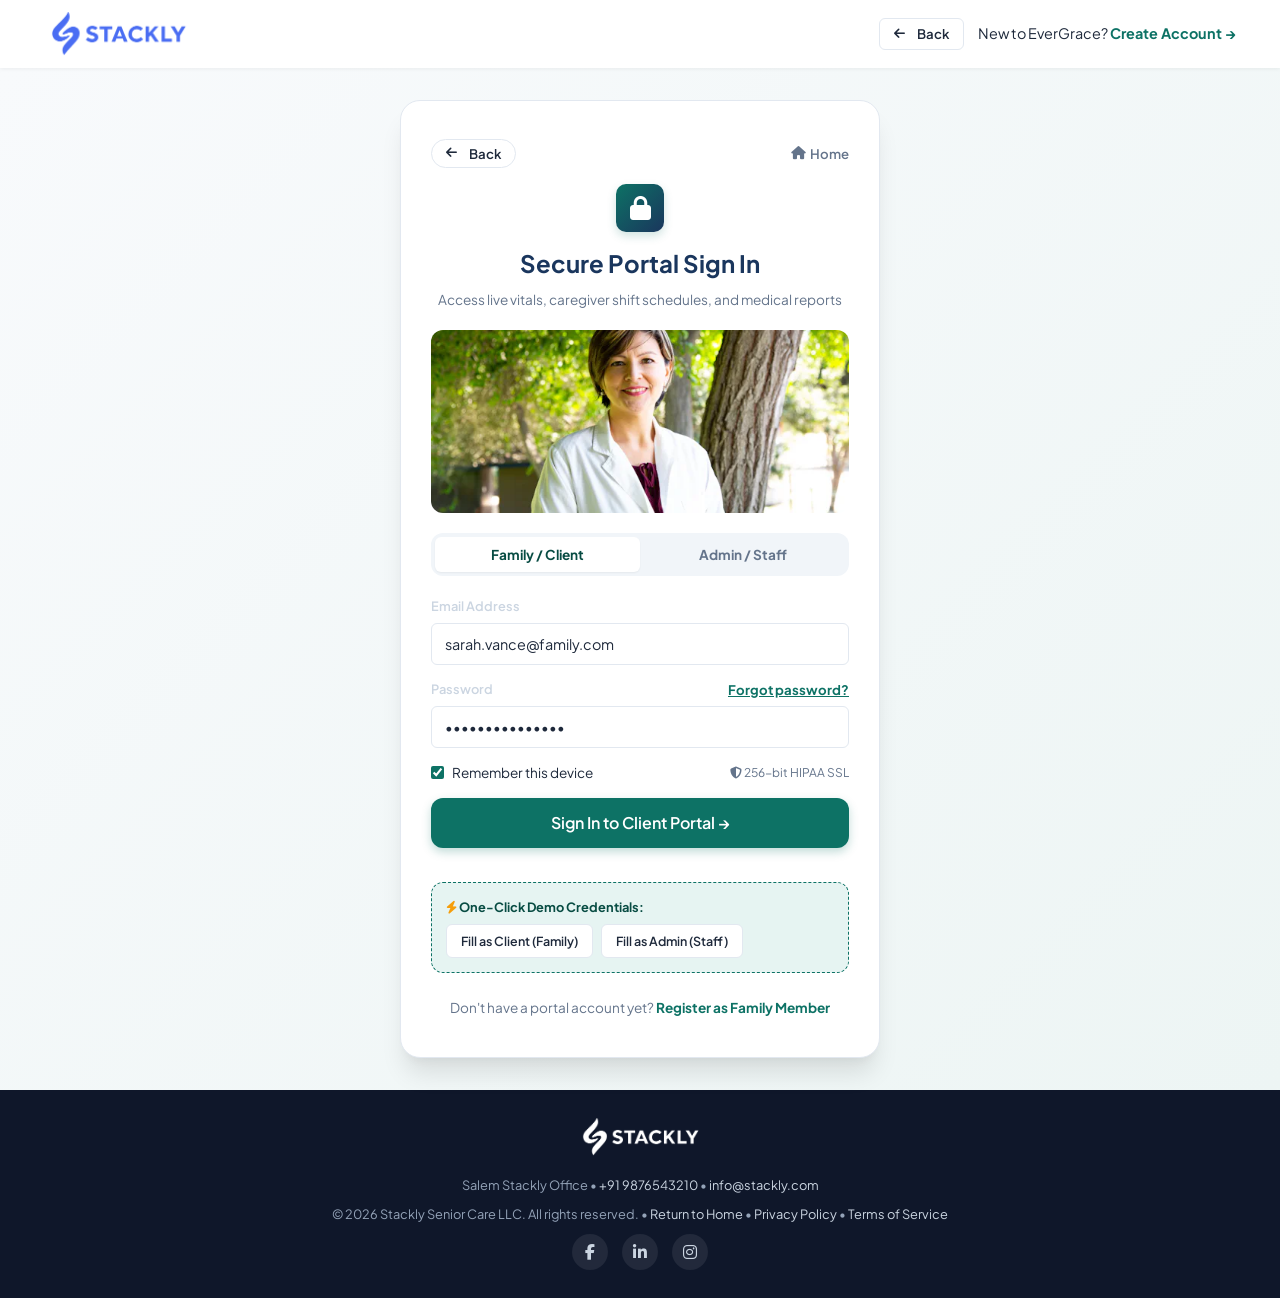
<file: login.html>
<!DOCTYPE html>
<html lang="en">
<head>
  <meta charset="UTF-8">
  <meta name="viewport" content="width=device-width, initial-scale=1.0, minimum-scale=1.0">
  <title>Portal Sign In | EverGrace Senior Care</title>
  <meta name="description" content="Secure login for family members, caregivers, and healthcare administrative staff at EverGrace Senior Care.">
  <link rel="preconnect" href="https://fonts.googleapis.com">
  <link rel="preconnect" href="https://fonts.gstatic.com" crossorigin>
  <link href="https://fonts.googleapis.com/css2?family=Plus+Jakarta+Sans:wght@400;500;600;700;800&display=swap" rel="stylesheet">
  <link rel="stylesheet" href="assets/css/all.min.css">
  <link rel="stylesheet" href="assets/css/style.css">
</head>
<body style="background: #f8fafc;">

  <!-- PRELOADER (1.5s Animation) -->
  <div id="preloader" class="preloader" aria-label="Loading EverGrace Senior Care">
    <div class="preloader-content">
      <div class="preloader-heart">
        <div class="heart-pulse"><i class="fa-solid fa-heart"></i></div>
        <div class="pulse-ring"></div>
        <div class="pulse-ring ring-2"></div>
      </div>
      <div class="preloader-brand">
        <img src="assets/images/logo_0945.webp" alt="EverGrace Care" style="height: 36px; width: auto; object-fit: contain; margin: 0 auto 6px; display: block;">
        <span>Senior Living & Care</span>
      </div>
      <div class="preloader-bar">
        <div class="preloader-progress"></div>
      </div>
      <div class="preloader-status">Preparing Secure Portal...</div>
    </div>
  </div>

  <!-- NAVBAR -->
  <header class="navbar">
    <div class="container navbar-inner" style="display: flex; align-items: center; justify-content: space-between;">
      <a href="index.html" class="brand-logo" aria-label="EverGrace Home">
        <img src="assets/images/logo_0945.webp" alt="EverGrace Senior Care Logo" class="brand-logo-img">
      </a>
      <div style="display: flex; align-items: center; gap: 14px;">
        <button type="button" onclick="if(window.history.length > 1){window.history.back();}else{window.location.href='index.html';}" class="btn btn-sm btn-outline" style="display: inline-flex; align-items: center; gap: 6px; padding: 6px 14px; font-weight: 600;">
          <i class="fa-solid fa-arrow-left"></i> Back
        </button>
        <div style="font-size: 0.9rem;" class="auth-nav-switch">
          New to EverGrace? <a href="signup.html" style="font-weight: 700; color: var(--primary);">Create Account &rarr;</a>
        </div>
      </div>
    </div>
  </header>

  <main class="auth-wrapper">
    <div class="auth-card">
      <!-- Card Top Navigation: Back & Home -->
      <div style="display: flex; justify-content: space-between; align-items: center; margin-bottom: 16px;">
        <button type="button" onclick="if(window.history.length > 1){window.history.back();}else{window.location.href='index.html';}" class="btn btn-sm btn-outline" style="border-radius: var(--radius-full); padding: 5px 14px; font-size: 0.825rem; display: inline-flex; align-items: center; gap: 6px;">
          <i class="fa-solid fa-arrow-left"></i> Back
        </button>
        <a href="index.html" style="font-size: 0.825rem; color: var(--text-muted); font-weight: 600; display: inline-flex; align-items: center; gap: 4px;">
          <i class="fa-solid fa-house"></i> Home
        </a>
      </div>

      <div class="auth-header">
        <div class="brand-logo-icon" style="margin: 0 auto 12px; width: 48px; height: 48px; font-size: 1.5rem; display: flex; align-items: center; justify-content: center;"><i class="fa-solid fa-lock"></i></div>
        <h1 style="font-size: 1.5rem; color: var(--secondary); margin-bottom: 6px;">Secure Portal Sign In</h1>
        <p style="font-size: 0.85rem; color: var(--text-muted);">Access live vitals, caregiver shift schedules, and medical reports</p>
      </div>

      <!-- Trust Image Banner -->
      <div style="border-radius: 12px; overflow: hidden; margin-bottom: 20px; aspect-ratio: 16/7; background: #e2e8f0;">
        <img src="assets/images/hero-trust.webp" alt="EverGrace secure portal and caring nurse" width="550" height="240" style="width: 100%; height: 100%; object-fit: cover;">
      </div>

      <!-- Role Tabs -->
      <div class="auth-tabs" role="tablist">
        <button class="auth-tab-btn active" id="tabClient" type="button" role="tab">Family / Client</button>
        <button class="auth-tab-btn" id="tabAdmin" type="button" role="tab">Admin / Staff</button>
      </div>

      <form id="loginForm" class="auth-form">
        <div class="form-group">
          <label for="loginEmail">Email Address</label>
          <input type="email" id="loginEmail" class="form-control" placeholder="sarah.vance@family.com" value="sarah.vance@family.com" required>
        </div>

        <div class="form-group">
          <div style="display: flex; justify-content: space-between; align-items: center; margin-bottom: 6px;">
            <label for="loginPassword" style="margin-bottom: 0;">Password</label>
            <a href="404.html" style="font-size: 0.825rem; color: var(--primary); font-weight: 700; text-decoration: underline;">Forgot password?</a>
          </div>
          <input type="password" id="loginPassword" class="form-control" placeholder="••••••••••••" value="SeniorCare2026!" required>
        </div>

        <div class="auth-options">
          <label style="display: flex; align-items: center; gap: 8px; font-size: 0.85rem; cursor: pointer;">
            <input type="checkbox" checked style="accent-color: var(--primary);"> Remember this device
          </label>
          <span style="font-size: 0.75rem; color: var(--text-muted);"><i class="fa-solid fa-shield-halved"></i> 256-bit HIPAA SSL</span>
        </div>

        <button type="submit" id="submitLoginBtn" class="btn btn-primary btn-full btn-lg">Sign In to Client Portal &rarr;</button>

        <!-- 1-Click Demo Credentials Quick Fill -->
        <div class="demo-credentials-box">
          <strong><i class="fa-solid fa-bolt" style="color: #f59e0b;"></i> One-Click Demo Credentials:</strong>
          <div style="display: flex; gap: 8px; flex-wrap: wrap;">
            <button type="button" id="btnFillClient" class="btn btn-sm btn-outline" style="background: #ffffff; font-size: 0.78rem;">
              Fill as Client (Family)
            </button>
            <button type="button" id="btnFillAdmin" class="btn btn-sm btn-outline" style="background: #ffffff; font-size: 0.78rem;">
              Fill as Admin (Staff)
            </button>
          </div>
        </div>
      </form>

      <div style="text-align: center; margin-top: 24px; font-size: 0.85rem; color: var(--text-muted);">
        Don't have a portal account yet? <a href="signup.html" style="color: var(--primary); font-weight: 700;">Register as Family Member</a>
      </div>
    </div>
  </main>

  <footer style="background: #0f172a; color: #94a3b8; padding: 28px 0; text-align: center; font-size: 0.8rem;">
    <div class="container">
      <div style="margin-bottom: 14px;">
        <a href="index.html" aria-label="Home" style="display: inline-block;">
          <img src="assets/images/logo_0945.webp" alt="Stackly Senior Care Logo" class="footer-logo-img" style="height: 38px; margin: 0 auto;">
        </a>
      </div>
      <div style="margin-bottom: 8px;">
        <span>Salem Stackly Office &bull; <a href="tel:+919876543210" style="color: #cbd5e1;">+91 9876543210</a> &bull; <a href="mailto:info@stackly.com" style="color: #cbd5e1;">info@stackly.com</a></span>
      </div>
      <div>&copy; 2026 Stackly Senior Care LLC. All rights reserved. &bull; <a href="index.html" style="color: #cbd5e1;">Return to Home</a> &bull; <a href="404.html" style="color: #cbd5e1;">Privacy Policy</a> &bull; <a href="404.html" style="color: #cbd5e1;">Terms of Service</a></div>
      <div style="display: flex; justify-content: center; gap: 14px; margin-top: 10px;">
        <a href="404.html" aria-label="Facebook" class="footer-social-link"><i class="fa-brands fa-facebook-f"></i></a>
        <a href="404.html" aria-label="LinkedIn" class="footer-social-link"><i class="fa-brands fa-linkedin-in"></i></a>
        <a href="404.html" aria-label="Instagram" class="footer-social-link"><i class="fa-brands fa-instagram"></i></a>
      </div>
    </div>
  </footer>

  <script src="assets/js/main.js"></script>
  <script>
    // Tab switching and demo quick fill logic
    const tabClient = document.getElementById('tabClient');
    const tabAdmin = document.getElementById('tabAdmin');
    const loginEmail = document.getElementById('loginEmail');
    const loginPassword = document.getElementById('loginPassword');
    const submitLoginBtn = document.getElementById('submitLoginBtn');
    const loginForm = document.getElementById('loginForm');
    const btnFillClient = document.getElementById('btnFillClient');
    const btnFillAdmin = document.getElementById('btnFillAdmin');

    let currentRole = 'client';

    function setRole(role) {
      currentRole = role;
      if (role === 'client') {
        tabClient.classList.add('active');
        tabAdmin.classList.remove('active');
        loginEmail.value = 'sarah.vance@family.com';
        loginPassword.value = 'SeniorCare2026!';
        submitLoginBtn.textContent = 'Sign In to Client Portal →';
      } else {
        tabAdmin.classList.add('active');
        tabClient.classList.remove('active');
        loginEmail.value = 'dr.aris@evergracecare.com';
        loginPassword.value = 'AdminMedical2026!';
        submitLoginBtn.textContent = 'Sign In to Admin Portal →';
      }
    }

    tabClient.addEventListener('click', () => setRole('client'));
    tabAdmin.addEventListener('click', () => setRole('admin'));
    btnFillClient.addEventListener('click', () => setRole('client'));
    btnFillAdmin.addEventListener('click', () => setRole('admin'));

    loginForm.addEventListener('submit', (e) => {
      e.preventDefault();
      showToast('Authenticating credentials with HIPAA server...');
      setTimeout(() => {
        if (currentRole === 'client') {
          window.location.href = 'dashboard-client.html';
        } else {
          window.location.href = 'dashboard-admin.html';
        }
      }, 700);
    });

    // Check if redirected from sign up page
    const urlParams = new URLSearchParams(window.location.search);
    if (urlParams.get('registered') === 'true') {
      const regEmail = sessionStorage.getItem('registeredEmail');
      if (regEmail && loginEmail) {
        loginEmail.value = regEmail;
        loginPassword.value = '';
      }
      setTimeout(() => {
        showToast('Registration complete! Please enter your password to sign in.');
      }, 300);
    }
  </script>
</body>
</html>
</file>
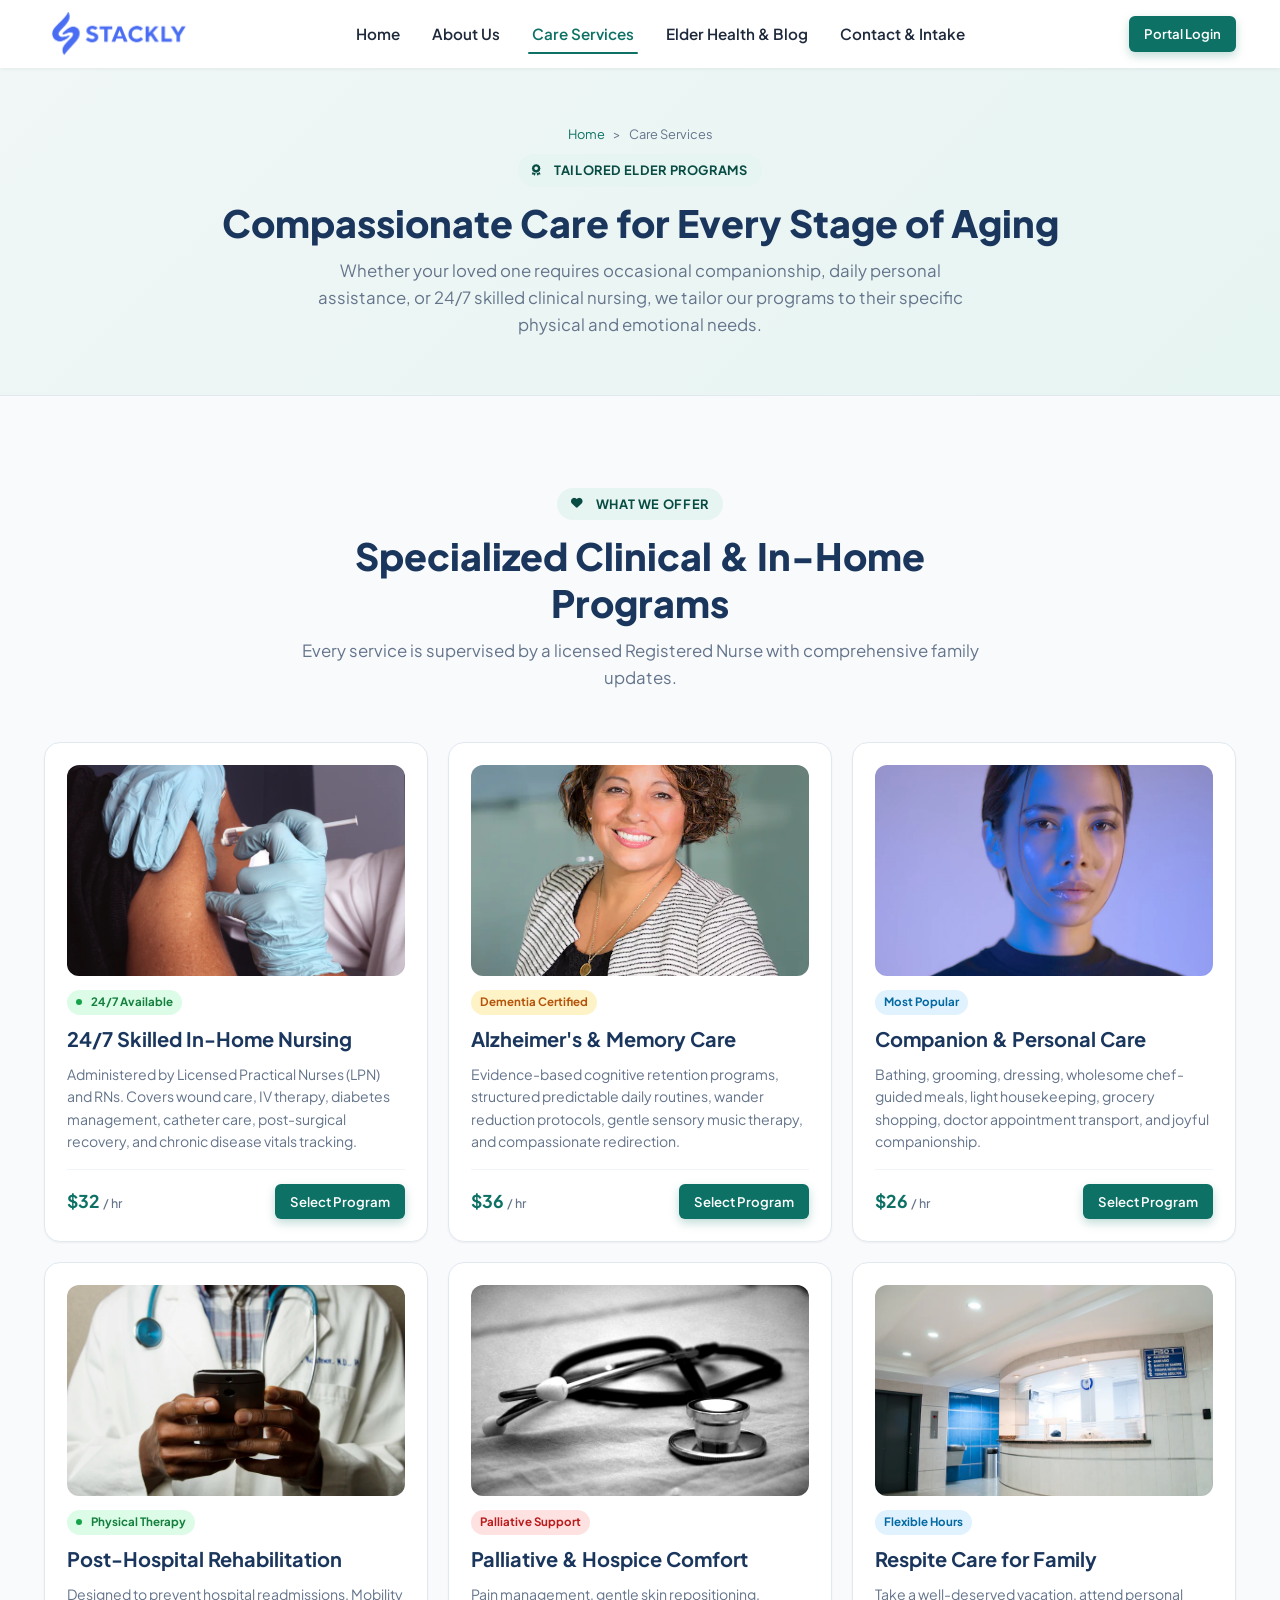
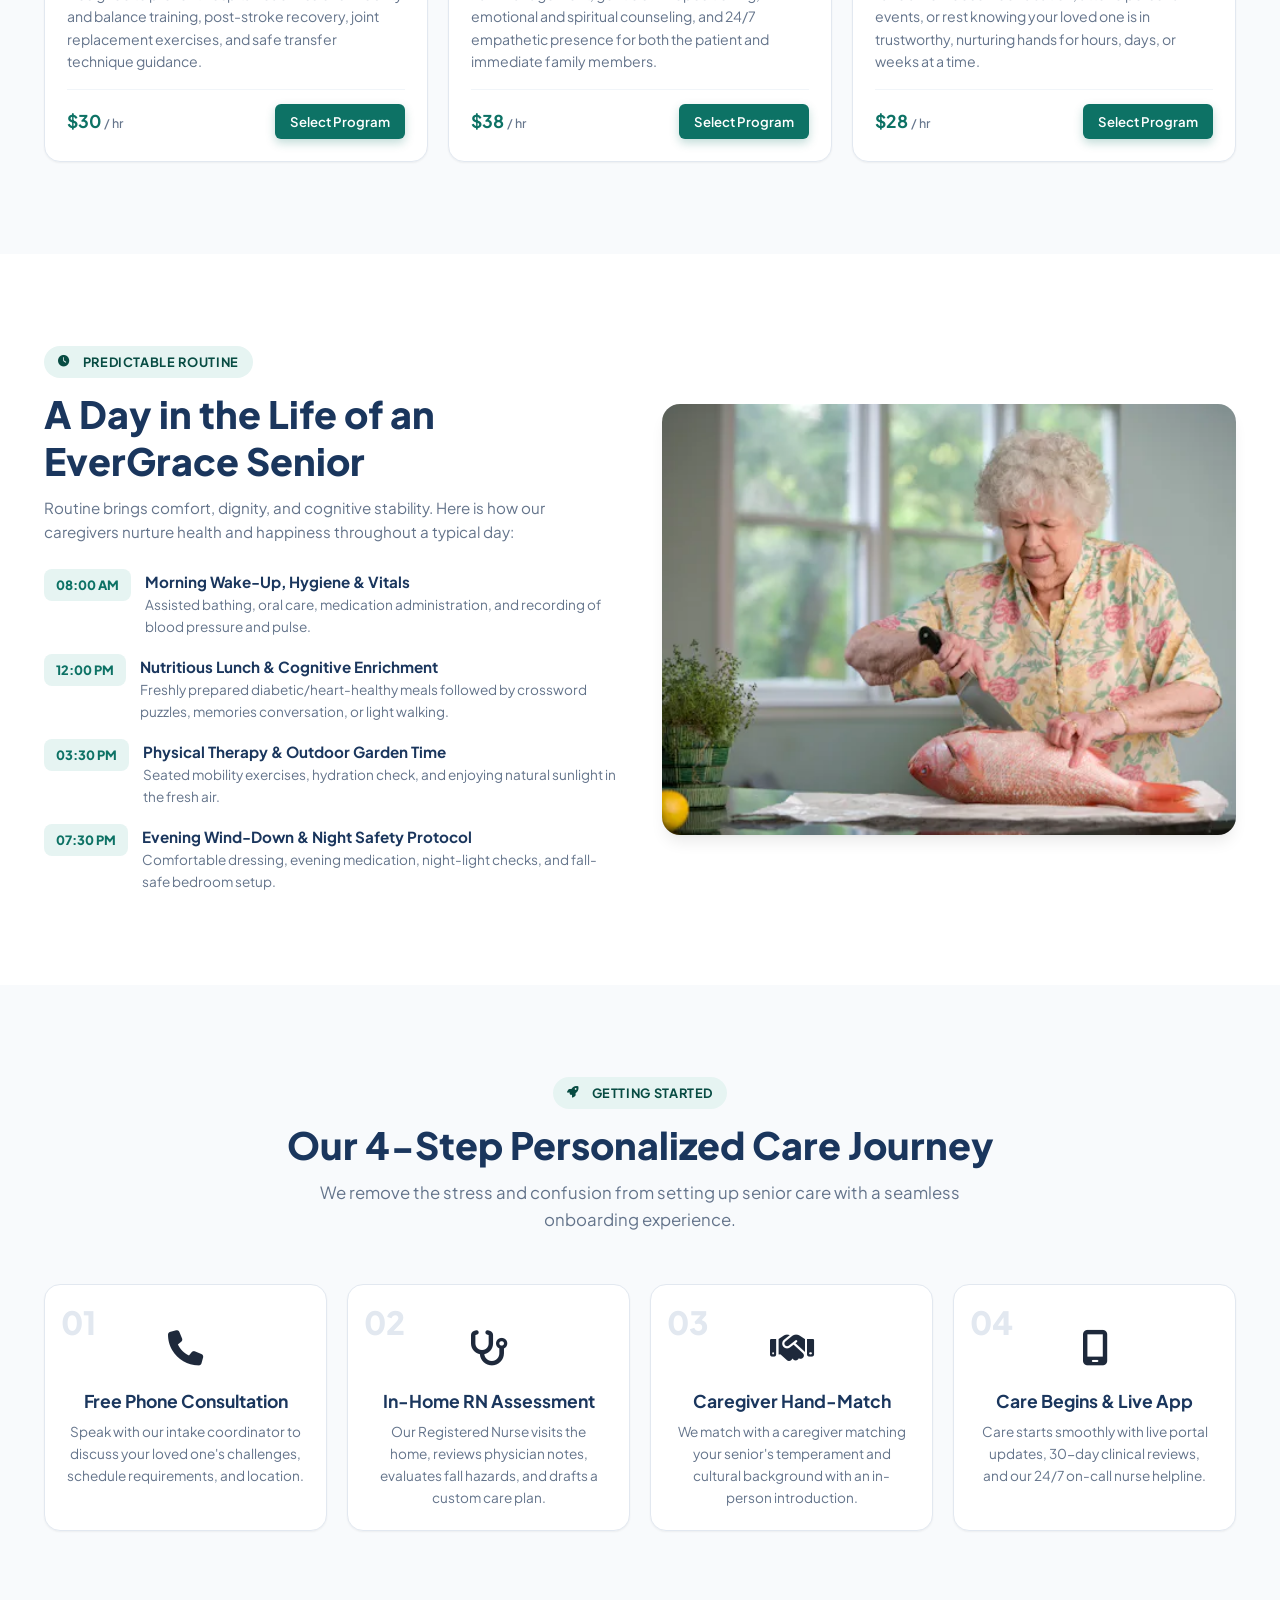
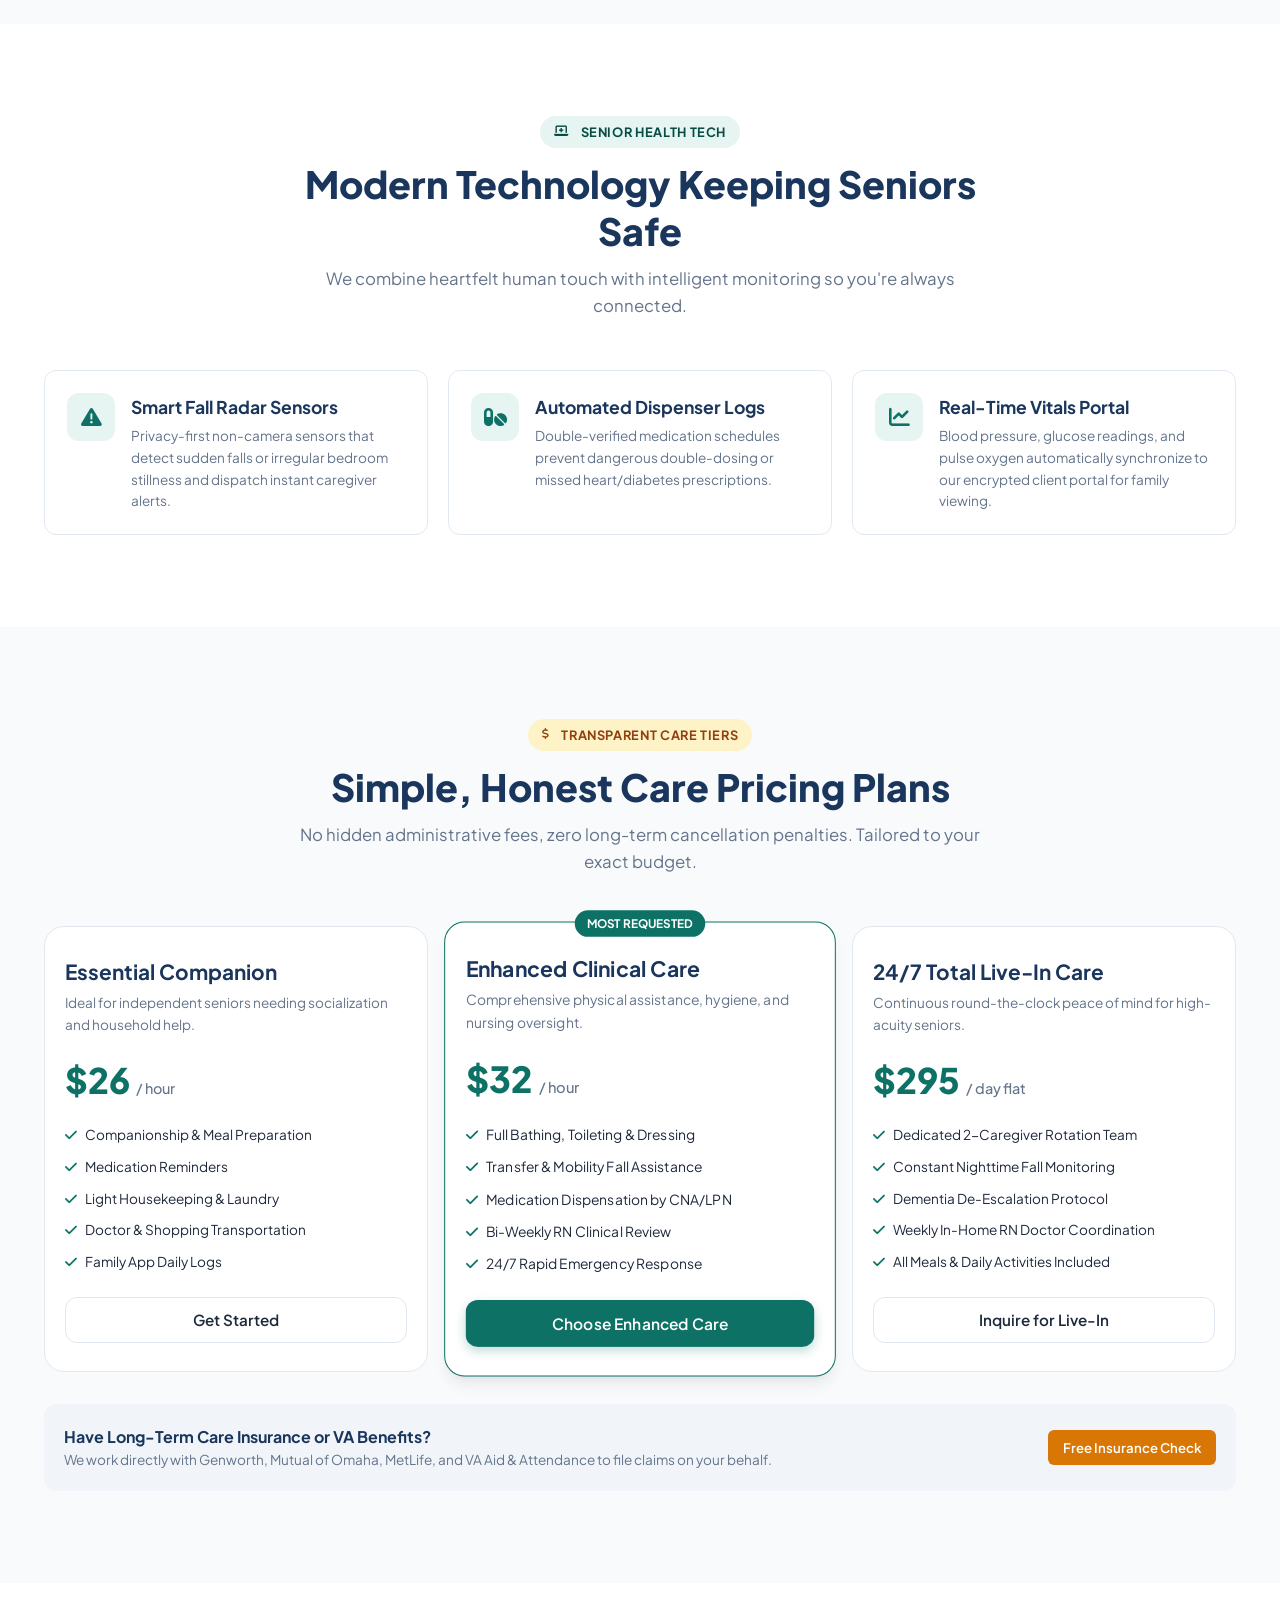
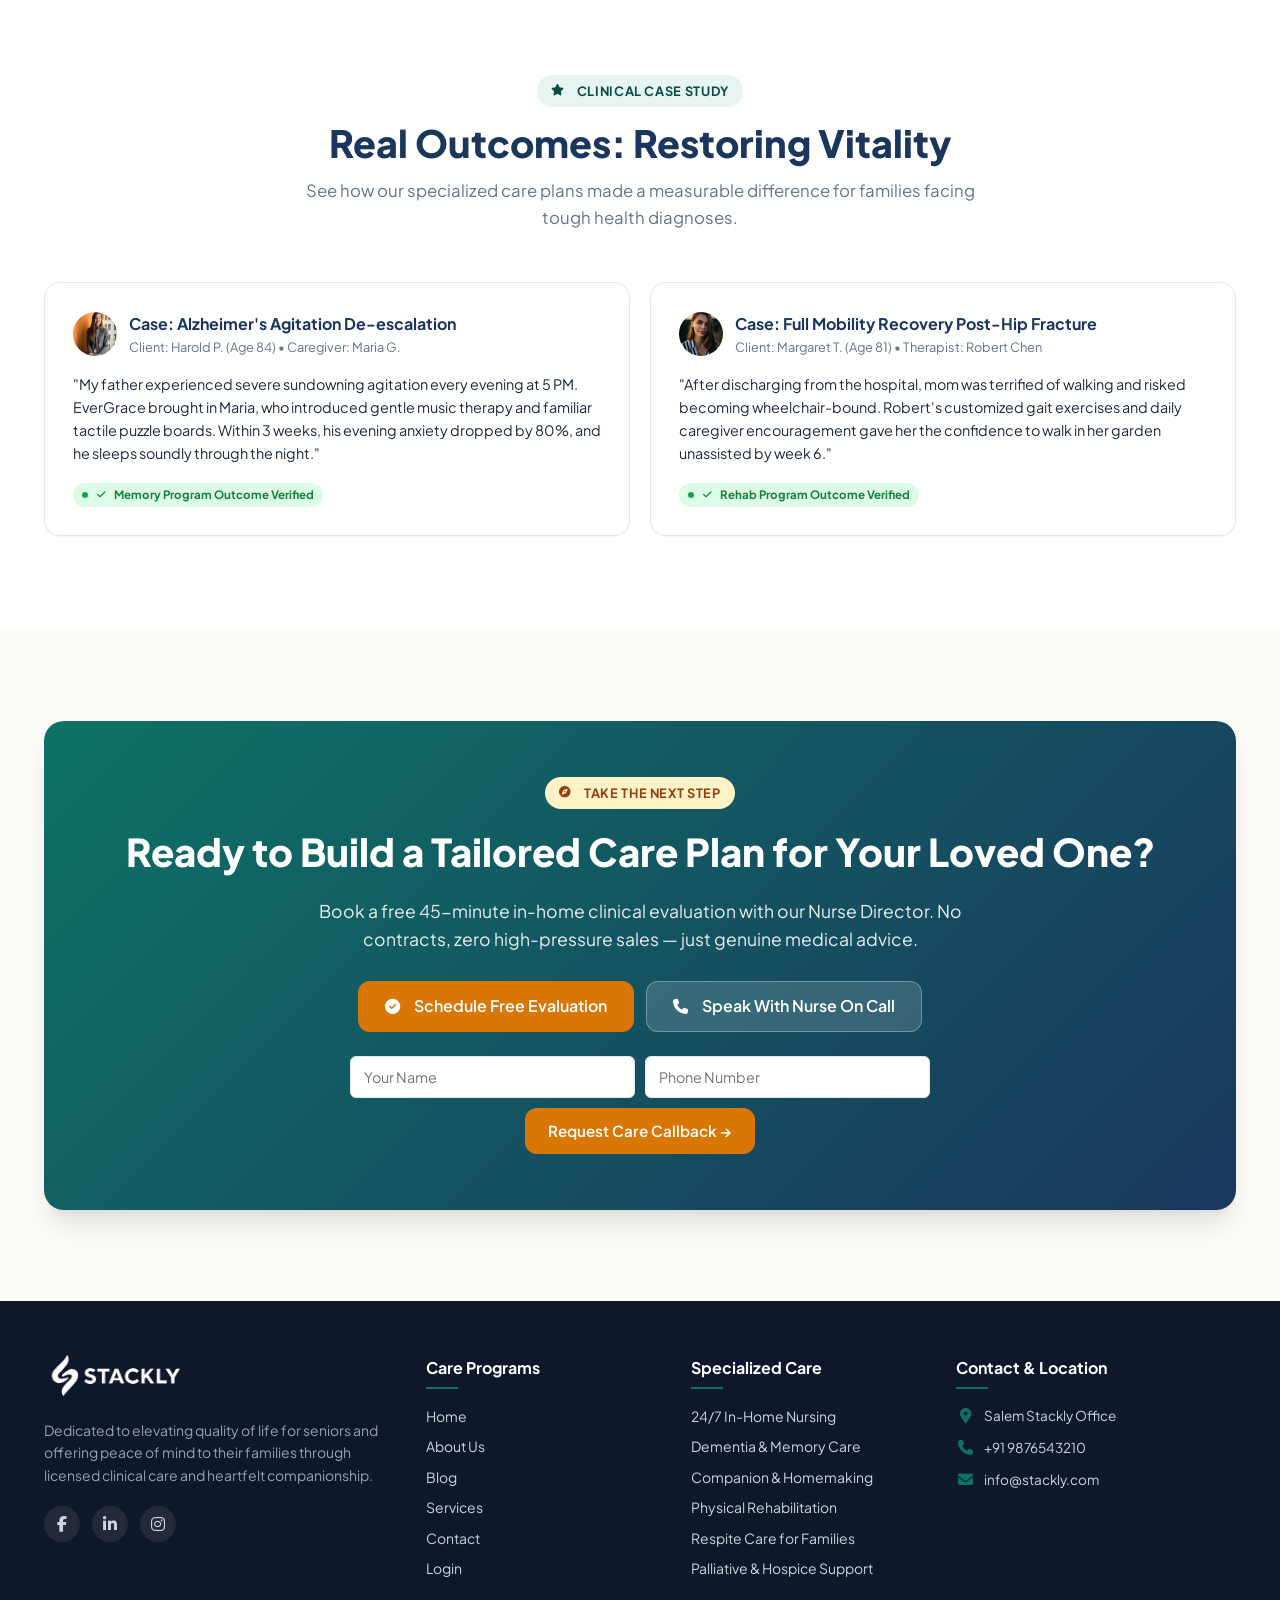
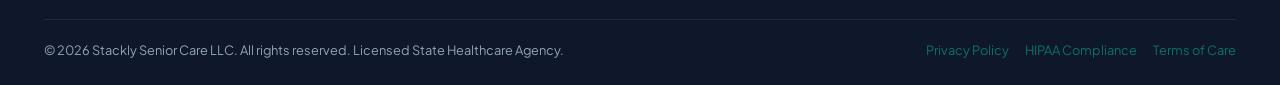
<file: services.html>
<!DOCTYPE html>
<html lang="en">
<head>
  <meta charset="UTF-8">
  <meta name="viewport" content="width=device-width, initial-scale=1.0, minimum-scale=1.0">
  <title>Care Services | EverGrace Senior Care - In-Home, Memory, & Respite Care</title>
  <meta name="description" content="Explore EverGrace's 6 comprehensive senior care programs: In-home skilled nursing, dementia & Alzheimer's care, personal companion care, and rehabilitation.">
  <link rel="preconnect" href="https://fonts.googleapis.com">
  <link rel="preconnect" href="https://fonts.gstatic.com" crossorigin>
  <link href="https://fonts.googleapis.com/css2?family=Plus+Jakarta+Sans:wght@400;500;600;700;800&display=swap" rel="stylesheet">
  <link rel="stylesheet" href="assets/css/all.min.css">
  <link rel="stylesheet" href="assets/css/style.css">
</head>
<body>

  <!-- PRELOADER (1.5s Animation) -->
  <div id="preloader" class="preloader" aria-label="Loading EverGrace Senior Care">
    <div class="preloader-content">
      <div class="preloader-heart">
        <div class="heart-pulse"><i class="fa-solid fa-heart"></i></div>
        <div class="pulse-ring"></div>
        <div class="pulse-ring ring-2"></div>
      </div>
      <div class="preloader-brand">
        <img src="assets/images/logo_0945.webp" alt="EverGrace Care" style="height: 36px; width: auto; object-fit: contain; margin: 0 auto 6px; display: block;">
        <span>Senior Living & Care</span>
      </div>
      <div class="preloader-bar">
        <div class="preloader-progress"></div>
      </div>
      <div class="preloader-status">Preparing Compassionate Care...</div>
    </div>
  </div>


  <!-- NAVBAR -->
  <header class="navbar">
    <div class="container navbar-inner">
      <a href="index.html" class="brand-logo" aria-label="EverGrace Home">
        <img src="assets/images/logo_0945.webp" alt="EverGrace Senior Care Logo" class="brand-logo-img">
      </a>

      <nav class="nav-links" aria-label="Main Navigation">
        <a href="index.html" class="nav-link">Home</a>
        <a href="about.html" class="nav-link">About Us</a>
        <a href="services.html" class="nav-link active">Care Services</a>
        <a href="blog.html" class="nav-link">Elder Health & Blog</a>
        <a href="contact.html" class="nav-link">Contact & Intake</a>
      </nav>

      <div class="nav-actions">
        <a href="login.html" class="btn btn-sm btn-primary">Portal Login</a>
         </div>

      <button class="mobile-nav-toggle" id="mobileNavToggle" aria-label="Toggle Navigation Menu">
        <span></span>
        <span></span>
        <span></span>
      </button>
    </div>
  </header>

  <!-- MOBILE DRAWER -->
  <div class="mobile-drawer-overlay" id="drawerOverlay"></div>
  <aside class="mobile-drawer" id="mobileDrawer" aria-label="Mobile Navigation">
    <div>
      <div class="mobile-drawer-header">
        <a href="index.html" aria-label="EverGrace Home" style="display: inline-block;">
          <img src="assets/images/logo_0945.webp" alt="EverGrace Senior Care Logo" class="brand-logo-img">
        </a>
        <button type="button" class="mobile-drawer-close" id="mobileDrawerClose" aria-label="Close Navigation Menu">
          <i class="fa-solid fa-xmark"></i>
        </button>
      </div>
      <nav class="mobile-nav-links">
        <a href="index.html" class="mobile-nav-link">Home <span>&rarr;</span></a>
        <a href="about.html" class="mobile-nav-link">About Us <span>&rarr;</span></a>
        <a href="services.html" class="mobile-nav-link active">Care Services <span>&rarr;</span></a>
        <a href="blog.html" class="mobile-nav-link">Elder Health & Blog <span>&rarr;</span></a>
        <a href="contact.html" class="mobile-nav-link">Contact Us <span>&rarr;</span></a>
       </nav>
    </div>
    <div class="mobile-drawer-bottom">
      <a href="login.html" class="btn btn-outline btn-full">Portal Login</a>
      <a href="tel:18002273669" class="btn btn-emergency btn-full"><i class="fa-solid fa-phone"></i> Emergency SOS (24/7)</a>
    </div>
  </aside>

  <main>
    <!-- SECTION 1: SERVICES HERO BANNER -->
    <section class="page-hero" id="services-hero">
      <div class="container">
        <div class="breadcrumb">
          <a href="index.html">Home</a> &gt; <span>Care Services</span>
        </div>
        <div class="badge-pill"><i class="fa-solid fa-award"></i> Tailored Elder Programs</div>
        <h1 class="section-title">Compassionate Care for Every Stage of Aging</h1>
        <p class="section-subtitle" style="max-width: 680px; margin: 0 auto;">
          Whether your loved one requires occasional companionship, daily personal assistance, or 24/7 skilled clinical nursing, we tailor our programs to their specific physical and emotional needs.
        </p>
      </div>
    </section>

    <!-- SECTION 2: 6 CORE CARE PROGRAMS GRID -->
    <section class="section" id="care-programs">
      <div class="container">
        <div class="section-header">
          <div class="badge-pill"><i class="fa-solid fa-heart"></i> What We Offer</div>
          <h2 class="section-title">Specialized Clinical & In-Home Programs</h2>
          <p class="section-subtitle">Every service is supervised by a licensed Registered Nurse with comprehensive family updates.</p>
        </div>

        <div class="grid-3">
          <!-- Program 1 -->
          <article class="card service-card" id="in-home">
            <div class="card-image-top">
              <img src="assets/images/service-inhome.webp" alt="In-home nursing care" width="550" height="343" loading="eager">
            </div>
            <span class="status-pill status-active" style="align-self: flex-start; margin-bottom: 8px;">24/7 Available</span>
            <h3 style="font-size: 1.25rem; color: var(--secondary); margin-bottom: 8px;">24/7 Skilled In-Home Nursing</h3>
            <p style="font-size: 0.88rem; color: var(--text-muted); margin-bottom: 16px;">
              Administered by Licensed Practical Nurses (LPN) and RNs. Covers wound care, IV therapy, diabetes management, catheter care, post-surgical recovery, and chronic disease vitals tracking.
            </p>
            <div class="service-card-meta">
              <div class="service-price">$32 <span>/ hr</span></div>
              <a href="404.html" class="btn btn-sm btn-primary">Select Program</a>
            </div>
          </article>

          <!-- Program 2 -->
          <article class="card service-card" id="memory">
            <div class="card-image-top">
              <img src="assets/images/service-memory.webp" alt="Alzheimer and Memory Care" width="550" height="343" loading="eager">
            </div>
            <span class="status-pill status-pending" style="align-self: flex-start; margin-bottom: 8px;">Dementia Certified</span>
            <h3 style="font-size: 1.25rem; color: var(--secondary); margin-bottom: 8px;">Alzheimer's & Memory Care</h3>
            <p style="font-size: 0.88rem; color: var(--text-muted); margin-bottom: 16px;">
              Evidence-based cognitive retention programs, structured predictable daily routines, wander reduction protocols, gentle sensory music therapy, and compassionate redirection.
            </p>
            <div class="service-card-meta">
              <div class="service-price">$36 <span>/ hr</span></div>
              <a href="404.html" class="btn btn-sm btn-primary">Select Program</a>
            </div>
          </article>

          <!-- Program 3 -->
          <article class="card service-card" id="companion">
            <div class="card-image-top">
              <img src="assets/images/service-companion.webp" alt="Elderly companion caregiver" width="550" height="343" loading="eager">
            </div>
            <span class="status-pill status-completed" style="align-self: flex-start; margin-bottom: 8px;">Most Popular</span>
            <h3 style="font-size: 1.25rem; color: var(--secondary); margin-bottom: 8px;">Companion & Personal Care</h3>
            <p style="font-size: 0.88rem; color: var(--text-muted); margin-bottom: 16px;">
              Bathing, grooming, dressing, wholesome chef-guided meals, light housekeeping, grocery shopping, doctor appointment transport, and joyful companionship.
            </p>
            <div class="service-card-meta">
              <div class="service-price">$26 <span>/ hr</span></div>
              <a href="404.html" class="btn btn-sm btn-primary">Select Program</a>
            </div>
          </article>

          <!-- Program 4 -->
          <article class="card service-card" id="rehab">
            <div class="card-image-top">
              <img src="assets/images/service-rehab.webp" alt="Physical rehabilitation exercise" width="550" height="343" loading="lazy">
            </div>
            <span class="status-pill status-active" style="align-self: flex-start; margin-bottom: 8px;">Physical Therapy</span>
            <h3 style="font-size: 1.25rem; color: var(--secondary); margin-bottom: 8px;">Post-Hospital Rehabilitation</h3>
            <p style="font-size: 0.88rem; color: var(--text-muted); margin-bottom: 16px;">
              Designed to prevent hospital readmissions. Mobility and balance training, post-stroke recovery, joint replacement exercises, and safe transfer technique guidance.
            </p>
            <div class="service-card-meta">
              <div class="service-price">$30 <span>/ hr</span></div>
              <a href="404.html" class="btn btn-sm btn-primary">Select Program</a>
            </div>
          </article>

          <!-- Program 5 -->
          <article class="card service-card" id="palliative">
            <div class="card-image-top">
              <img src="assets/images/service-palliative.webp" alt="Palliative and comfort care" width="550" height="343" loading="lazy">
            </div>
            <span class="status-pill status-urgent" style="align-self: flex-start; margin-bottom: 8px;">Palliative Support</span>
            <h3 style="font-size: 1.25rem; color: var(--secondary); margin-bottom: 8px;">Palliative & Hospice Comfort</h3>
            <p style="font-size: 0.88rem; color: var(--text-muted); margin-bottom: 16px;">
              Pain management, gentle skin repositioning, emotional and spiritual counseling, and 24/7 empathetic presence for both the patient and immediate family members.
            </p>
            <div class="service-card-meta">
              <div class="service-price">$38 <span>/ hr</span></div>
              <a href="404.html" class="btn btn-sm btn-primary">Select Program</a>
            </div>
          </article>

          <!-- Program 6 -->
          <article class="card service-card" id="respite">
            <div class="card-image-top">
              <img src="assets/images/service-respite.webp" alt="Respite care for family relief" width="550" height="343" loading="lazy">
            </div>
            <span class="status-pill status-completed" style="align-self: flex-start; margin-bottom: 8px;">Flexible Hours</span>
            <h3 style="font-size: 1.25rem; color: var(--secondary); margin-bottom: 8px;">Respite Care for Family</h3>
            <p style="font-size: 0.88rem; color: var(--text-muted); margin-bottom: 16px;">
              Take a well-deserved vacation, attend personal events, or rest knowing your loved one is in trustworthy, nurturing hands for hours, days, or weeks at a time.
            </p>
            <div class="service-card-meta">
              <div class="service-price">$28 <span>/ hr</span></div>
              <a href="404.html" class="btn btn-sm btn-primary">Select Program</a>
            </div>
          </article>
        </div>
      </div>
    </section>

    <!-- SECTION 3: DAILY ROUTINE & CLINICAL CARE SCOPE -->
    <section class="section section-alt" id="daily-routine">
      <div class="container">
        <div class="split-content">
          <div>
            <div class="badge-pill"><i class="fa-solid fa-clock"></i> Predictable Routine</div>
            <h2 class="section-title">A Day in the Life of an EverGrace Senior</h2>
            <p style="color: var(--text-muted); margin-bottom: 24px; font-size: 0.95rem;">
              Routine brings comfort, dignity, and cognitive stability. Here is how our caregivers nurture health and happiness throughout a typical day:
            </p>

            <div style="display: flex; flex-direction: column; gap: 16px;">
              <div style="display: flex; gap: 14px; align-items: flex-start;">
                <div style="background: var(--primary-light); color: var(--primary); font-weight: 800; padding: 6px 12px; border-radius: 8px; font-size: 0.8rem; white-space: nowrap;">08:00 AM</div>
                <div>
                  <strong style="color: var(--secondary); font-size: 0.95rem;">Morning Wake-Up, Hygiene & Vitals</strong>
                  <p style="font-size: 0.85rem; color: var(--text-muted);">Assisted bathing, oral care, medication administration, and recording of blood pressure and pulse.</p>
                </div>
              </div>

              <div style="display: flex; gap: 14px; align-items: flex-start;">
                <div style="background: var(--primary-light); color: var(--primary); font-weight: 800; padding: 6px 12px; border-radius: 8px; font-size: 0.8rem; white-space: nowrap;">12:00 PM</div>
                <div>
                  <strong style="color: var(--secondary); font-size: 0.95rem;">Nutritious Lunch & Cognitive Enrichment</strong>
                  <p style="font-size: 0.85rem; color: var(--text-muted);">Freshly prepared diabetic/heart-healthy meals followed by crossword puzzles, memories conversation, or light walking.</p>
                </div>
              </div>

              <div style="display: flex; gap: 14px; align-items: flex-start;">
                <div style="background: var(--primary-light); color: var(--primary); font-weight: 800; padding: 6px 12px; border-radius: 8px; font-size: 0.8rem; white-space: nowrap;">03:30 PM</div>
                <div>
                  <strong style="color: var(--secondary); font-size: 0.95rem;">Physical Therapy & Outdoor Garden Time</strong>
                  <p style="font-size: 0.85rem; color: var(--text-muted);">Seated mobility exercises, hydration check, and enjoying natural sunlight in the fresh air.</p>
                </div>
              </div>

              <div style="display: flex; gap: 14px; align-items: flex-start;">
                <div style="background: var(--primary-light); color: var(--primary); font-weight: 800; padding: 6px 12px; border-radius: 8px; font-size: 0.8rem; white-space: nowrap;">07:30 PM</div>
                <div>
                  <strong style="color: var(--secondary); font-size: 0.95rem;">Evening Wind-Down & Night Safety Protocol</strong>
                  <p style="font-size: 0.85rem; color: var(--text-muted);">Comfortable dressing, evening medication, night-light checks, and fall-safe bedroom setup.</p>
                </div>
              </div>
            </div>
          </div>

          <div class="story-media">
            <img src="assets/images/service-daily.webp" alt="Caregiver assisting senior with nutritious breakfast" width="550" height="412" loading="lazy">
          </div>
        </div>
      </div>
    </section>

    <!-- SECTION 4: 4-STEP PERSONALIZED CARE PROCESS -->
    <section class="section" id="care-process">
      <div class="container">
        <div class="section-header">
          <div class="badge-pill"><i class="fa-solid fa-rocket"></i> Getting Started</div>
          <h2 class="section-title">Our 4-Step Personalized Care Journey</h2>
          <p class="section-subtitle">We remove the stress and confusion from setting up senior care with a seamless onboarding experience.</p>
        </div>

        <div class="grid-4">
          <div class="card" style="text-align: center; position: relative;">
            <div style="position: absolute; top: 12px; left: 16px; font-weight: 900; color: #e2e8f0; font-size: 2rem;">01</div>
            <div style="font-size: 2.2rem; margin: 12px 0;"><i class="fa-solid fa-phone"></i></div>
            <h3 style="font-size: 1.1rem; color: var(--secondary); margin-bottom: 6px;">Free Phone Consultation</h3>
            <p style="font-size: 0.85rem; color: var(--text-muted);">Speak with our intake coordinator to discuss your loved one's challenges, schedule requirements, and location.</p>
          </div>

          <div class="card" style="text-align: center; position: relative;">
            <div style="position: absolute; top: 12px; left: 16px; font-weight: 900; color: #e2e8f0; font-size: 2rem;">02</div>
            <div style="font-size: 2.2rem; margin: 12px 0;"><i class="fa-solid fa-stethoscope"></i></div>
            <h3 style="font-size: 1.1rem; color: var(--secondary); margin-bottom: 6px;">In-Home RN Assessment</h3>
            <p style="font-size: 0.85rem; color: var(--text-muted);">Our Registered Nurse visits the home, reviews physician notes, evaluates fall hazards, and drafts a custom care plan.</p>
          </div>

          <div class="card" style="text-align: center; position: relative;">
            <div style="position: absolute; top: 12px; left: 16px; font-weight: 900; color: #e2e8f0; font-size: 2rem;">03</div>
            <div style="font-size: 2.2rem; margin: 12px 0;"><i class="fa-solid fa-handshake"></i></div>
            <h3 style="font-size: 1.1rem; color: var(--secondary); margin-bottom: 6px;">Caregiver Hand-Match</h3>
            <p style="font-size: 0.85rem; color: var(--text-muted);">We match with a caregiver matching your senior's temperament and cultural background with an in-person introduction.</p>
          </div>

          <div class="card" style="text-align: center; position: relative;">
            <div style="position: absolute; top: 12px; left: 16px; font-weight: 900; color: #e2e8f0; font-size: 2rem;">04</div>
            <div style="font-size: 2.2rem; margin: 12px 0;"><i class="fa-solid fa-mobile-screen"></i></div>
            <h3 style="font-size: 1.1rem; color: var(--secondary); margin-bottom: 6px;">Care Begins & Live App</h3>
            <p style="font-size: 0.85rem; color: var(--text-muted);">Care starts smoothly with live portal updates, 30-day clinical reviews, and our 24/7 on-call nurse helpline.</p>
          </div>
        </div>
      </div>
    </section>

    <!-- SECTION 5: SMART SAFETY & ASSISTIVE TECHNOLOGY -->
    <section class="section section-alt" id="smart-tech">
      <div class="container">
        <div class="section-header">
          <div class="badge-pill"><i class="fa-solid fa-laptop-medical"></i> Senior Health Tech</div>
          <h2 class="section-title">Modern Technology Keeping Seniors Safe</h2>
          <p class="section-subtitle">We combine heartfelt human touch with intelligent monitoring so you're always connected.</p>
        </div>

        <div class="grid-3">
          <div class="pillar-card">
            <div class="pillar-icon"><i class="fa-solid fa-triangle-exclamation"></i></div>
            <div>
              <h3 style="font-size: 1.1rem; color: var(--secondary); margin-bottom: 4px;">Smart Fall Radar Sensors</h3>
              <p style="font-size: 0.85rem; color: var(--text-muted);">Privacy-first non-camera sensors that detect sudden falls or irregular bedroom stillness and dispatch instant caregiver alerts.</p>
            </div>
          </div>

          <div class="pillar-card">
            <div class="pillar-icon"><i class="fa-solid fa-pills"></i></div>
            <div>
              <h3 style="font-size: 1.1rem; color: var(--secondary); margin-bottom: 4px;">Automated Dispenser Logs</h3>
              <p style="font-size: 0.85rem; color: var(--text-muted);">Double-verified medication schedules prevent dangerous double-dosing or missed heart/diabetes prescriptions.</p>
            </div>
          </div>

          <div class="pillar-card">
            <div class="pillar-icon"><i class="fa-solid fa-chart-line"></i></div>
            <div>
              <h3 style="font-size: 1.1rem; color: var(--secondary); margin-bottom: 4px;">Real-Time Vitals Portal</h3>
              <p style="font-size: 0.85rem; color: var(--text-muted);">Blood pressure, glucose readings, and pulse oxygen automatically synchronize to our encrypted client portal for family viewing.</p>
            </div>
          </div>
        </div>
      </div>
    </section>

    <!-- SECTION 6: TRANSPARENT PRICING & INSURANCE GUIDE -->
    <section class="section" id="pricing-insurance">
      <div class="container">
        <div class="section-header">
          <div class="badge-pill badge-accent"><i class="fa-solid fa-dollar-sign"></i> Transparent Care Tiers</div>
          <h2 class="section-title">Simple, Honest Care Pricing Plans</h2>
          <p class="section-subtitle">No hidden administrative fees, zero long-term cancellation penalties. Tailored to your exact budget.</p>
        </div>

        <div class="grid-3">
          <div class="pricing-card">
            <h3 style="font-size: 1.3rem; color: var(--secondary); margin-bottom: 4px;">Essential Companion</h3>
            <p style="font-size: 0.85rem; color: var(--text-muted); margin-bottom: 16px;">Ideal for independent seniors needing socialization and household help.</p>
            <div style="font-size: 2.2rem; font-weight: 800; color: var(--primary); margin-bottom: 16px;">
              $26 <span style="font-size: 0.9rem; font-weight: 500; color: var(--text-muted);">/ hour</span>
            </div>
            <ul style="display: flex; flex-direction: column; gap: 10px; font-size: 0.85rem; color: var(--text-main); margin-bottom: 24px; flex-grow: 1;">
              <li><i class="fa-solid fa-check" style="color: var(--primary); margin-right: 6px;"></i> Companionship & Meal Preparation</li>
              <li><i class="fa-solid fa-check" style="color: var(--primary); margin-right: 6px;"></i> Medication Reminders</li>
              <li><i class="fa-solid fa-check" style="color: var(--primary); margin-right: 6px;"></i> Light Housekeeping & Laundry</li>
              <li><i class="fa-solid fa-check" style="color: var(--primary); margin-right: 6px;"></i> Doctor & Shopping Transportation</li>
              <li><i class="fa-solid fa-check" style="color: var(--primary); margin-right: 6px;"></i> Family App Daily Logs</li>
            </ul>
            <a href="404.html" class="btn btn-outline btn-full">Get Started</a>
          </div>

          <div class="pricing-card featured">
            <div class="pricing-badge">MOST REQUESTED</div>
            <h3 style="font-size: 1.3rem; color: var(--secondary); margin-bottom: 4px;">Enhanced Clinical Care</h3>
            <p style="font-size: 0.85rem; color: var(--text-muted); margin-bottom: 16px;">Comprehensive physical assistance, hygiene, and nursing oversight.</p>
            <div style="font-size: 2.2rem; font-weight: 800; color: var(--primary); margin-bottom: 16px;">
              $32 <span style="font-size: 0.9rem; font-weight: 500; color: var(--text-muted);">/ hour</span>
            </div>
            <ul style="display: flex; flex-direction: column; gap: 10px; font-size: 0.85rem; color: var(--text-main); margin-bottom: 24px; flex-grow: 1;">
              <li><i class="fa-solid fa-check" style="color: var(--primary); margin-right: 6px;"></i> Full Bathing, Toileting & Dressing</li>
              <li><i class="fa-solid fa-check" style="color: var(--primary); margin-right: 6px;"></i> Transfer & Mobility Fall Assistance</li>
              <li><i class="fa-solid fa-check" style="color: var(--primary); margin-right: 6px;"></i> Medication Dispensation by CNA/LPN</li>
              <li><i class="fa-solid fa-check" style="color: var(--primary); margin-right: 6px;"></i> Bi-Weekly RN Clinical Review</li>
              <li><i class="fa-solid fa-check" style="color: var(--primary); margin-right: 6px;"></i> 24/7 Rapid Emergency Response</li>
            </ul>
            <a href="404.html" class="btn btn-primary btn-full">Choose Enhanced Care</a>
          </div>

          <div class="pricing-card">
            <h3 style="font-size: 1.3rem; color: var(--secondary); margin-bottom: 4px;">24/7 Total Live-In Care</h3>
            <p style="font-size: 0.85rem; color: var(--text-muted); margin-bottom: 16px;">Continuous round-the-clock peace of mind for high-acuity seniors.</p>
            <div style="font-size: 2.2rem; font-weight: 800; color: var(--primary); margin-bottom: 16px;">
              $295 <span style="font-size: 0.9rem; font-weight: 500; color: var(--text-muted);">/ day flat</span>
            </div>
            <ul style="display: flex; flex-direction: column; gap: 10px; font-size: 0.85rem; color: var(--text-main); margin-bottom: 24px; flex-grow: 1;">
              <li><i class="fa-solid fa-check" style="color: var(--primary); margin-right: 6px;"></i> Dedicated 2-Caregiver Rotation Team</li>
              <li><i class="fa-solid fa-check" style="color: var(--primary); margin-right: 6px;"></i> Constant Nighttime Fall Monitoring</li>
              <li><i class="fa-solid fa-check" style="color: var(--primary); margin-right: 6px;"></i> Dementia De-Escalation Protocol</li>
              <li><i class="fa-solid fa-check" style="color: var(--primary); margin-right: 6px;"></i> Weekly In-Home RN Doctor Coordination</li>
              <li><i class="fa-solid fa-check" style="color: var(--primary); margin-right: 6px;"></i> All Meals & Daily Activities Included</li>
            </ul>
            <a href="404.html" class="btn btn-outline btn-full">Inquire for Live-In</a>
          </div>
        </div>

        <div style="background-color: #f1f5f9; padding: 20px; border-radius: 12px; margin-top: 32px; display: flex; align-items: center; justify-content: space-between; flex-wrap: gap; gap: 16px;">
          <div>
            <strong style="color: var(--secondary);">Have Long-Term Care Insurance or VA Benefits?</strong>
            <p style="font-size: 0.85rem; color: var(--text-muted); margin: 0;">We work directly with Genworth, Mutual of Omaha, MetLife, and VA Aid & Attendance to file claims on your behalf.</p>
          </div>
          <a href="404.html" class="btn btn-sm btn-accent" style="white-space: nowrap;">Free Insurance Check</a>
        </div>
      </div>
    </section>

    <!-- SECTION 7: SERVICE SPECIFIC REVIEWS & CASE STUDIES -->
    <section class="section section-alt" id="service-reviews">
      <div class="container">
        <div class="section-header">
          <div class="badge-pill"><i class="fa-solid fa-star"></i> Clinical Case Study</div>
          <h2 class="section-title">Real Outcomes: Restoring Vitality</h2>
          <p class="section-subtitle">See how our specialized care plans made a measurable difference for families facing tough health diagnoses.</p>
        </div>

        <div class="grid-2">
          <div class="card" style="padding: 28px;">
            <div style="display: flex; gap: 12px; align-items: center; margin-bottom: 16px;">
              <div class="reviewer-avatar">
                <img src="assets/images/avatar-client.webp" alt="Client Family Avatar" width="48" height="48" loading="lazy">
              </div>
              <div>
                <strong style="color: var(--secondary); font-size: 1rem;">Case: Alzheimer's Agitation De-escalation</strong>
                <span style="font-size: 0.8rem; color: var(--text-muted); display: block;">Client: Harold P. (Age 84) &bull; Caregiver: Maria G.</span>
              </div>
            </div>
            <p style="font-size: 0.9rem; color: var(--text-main); line-height: 1.6; margin-bottom: 14px;">
              "My father experienced severe sundowning agitation every evening at 5 PM. EverGrace brought in Maria, who introduced gentle music therapy and familiar tactile puzzle boards. Within 3 weeks, his evening anxiety dropped by 80%, and he sleeps soundly through the night."
            </p>
            <span class="status-pill status-active"><i class="fa-solid fa-check"></i> Memory Program Outcome Verified</span>
          </div>

          <div class="card" style="padding: 28px;">
            <div style="display: flex; gap: 12px; align-items: center; margin-bottom: 16px;">
              <div class="reviewer-avatar">
                <img src="assets/images/avatar-senior.webp" alt="Client Family Avatar" width="48" height="48" loading="lazy">
              </div>
              <div>
                <strong style="color: var(--secondary); font-size: 1rem;">Case: Full Mobility Recovery Post-Hip Fracture</strong>
                <span style="font-size: 0.8rem; color: var(--text-muted); display: block;">Client: Margaret T. (Age 81) &bull; Therapist: Robert Chen</span>
              </div>
            </div>
            <p style="font-size: 0.9rem; color: var(--text-main); line-height: 1.6; margin-bottom: 14px;">
              "After discharging from the hospital, mom was terrified of walking and risked becoming wheelchair-bound. Robert's customized gait exercises and daily caregiver encouragement gave her the confidence to walk in her garden unassisted by week 6."
            </p>
            <span class="status-pill status-active"><i class="fa-solid fa-check"></i> Rehab Program Outcome Verified</span>
          </div>
        </div>
      </div>
    </section>

    <!-- SECTION 8: INSTANT CARE ASSESSMENT BOOKING CTA -->
    <section class="section section-cream" id="services-cta">
      <div class="container">
        <div class="cta-banner">
          <span class="badge-pill badge-accent"><i class="fa-solid fa-compass"></i> Take the Next Step</span>
          <h2>Ready to Build a Tailored Care Plan for Your Loved One?</h2>
          <p>Book a free 45-minute in-home clinical evaluation with our Nurse Director. No contracts, zero high-pressure sales — just genuine medical advice.</p>
          <div class="cta-banner-buttons">
            <a href="404.html" class="btn btn-lg btn-accent"><i class="fa-solid fa-circle-check"></i> Schedule Free Evaluation</a>
            <a href="tel:18002273669" class="btn btn-lg btn-outline" style="background: rgba(255,255,255,0.15); color: #ffffff; border-color: rgba(255,255,255,0.3);"><i class="fa-solid fa-phone"></i> Speak With Nurse On Call</a>
          </div>

          <form action="404.html" method="GET" onsubmit="event.preventDefault(); window.location.href='404.html';" style="max-width: 580px; margin: 24px auto 0; display: flex; gap: 10px; flex-wrap: wrap; justify-content: center;">
            <input type="text" placeholder="Your Name" class="form-control" style="flex: 1; min-width: 180px;" required>
            <input type="tel" placeholder="Phone Number" class="form-control" style="flex: 1; min-width: 180px;" required>
            <button type="submit" class="btn btn-accent" style="white-space: nowrap;">Request Care Callback &rarr;</button>
          </form>
        </div>
      </div>
    </section>
  </main>

  <!-- FOOTER -->
  <footer class="footer">
    <div class="container">
      <div class="footer-grid">
        <div class="footer-col">
          <a href="index.html" class="footer-brand" aria-label="Home" style="display: inline-block; margin-bottom: 16px;">
            <img src="assets/images/logo_0945.webp" alt="Stackly Senior Care Logo" class="footer-logo-img">
          </a>
          <p style="margin-bottom: 20px; line-height: 1.6;">Dedicated to elevating quality of life for seniors and offering peace of mind to their families through licensed clinical care and heartfelt companionship.</p>
          <div class="footer-social-links" style="display: flex; gap: 12px;">
            <a href="404.html" aria-label="Facebook" class="footer-social-link"><i class="fa-brands fa-facebook-f"></i></a>
            <a href="404.html" aria-label="LinkedIn" class="footer-social-link"><i class="fa-brands fa-linkedin-in"></i></a>
            <a href="404.html" aria-label="Instagram" class="footer-social-link"><i class="fa-brands fa-instagram"></i></a>
          </div>
        </div>

        <div class="footer-col">
          <h4>Care Programs</h4>
          <ul class="footer-links">
            <li><a href="index.html">Home</a></li>
            <li><a href="about.html">About Us</a></li>
            <li><a href="blog.html">Blog</a></li>
            <li><a href="services.html">Services</a></li>
            <li><a href="contact.html">Contact</a></li>
            <li><a href="login.html">Login</a></li>
          </ul>
        </div>

        <div class="footer-col">
          <h4>Specialized Care</h4>
          <ul class="footer-links">
            <li><a href="404.html">24/7 In-Home Nursing</a></li>
            <li><a href="404.html">Dementia & Memory Care</a></li>
            <li><a href="404.html">Companion & Homemaking</a></li>
            <li><a href="404.html">Physical Rehabilitation</a></li>
            <li><a href="404.html">Respite Care for Families</a></li>
            <li><a href="404.html">Palliative & Hospice Support</a></li>
          </ul>
        </div>

        <div class="footer-col">
          <h4>Contact & Location</h4>
          <div class="footer-contact-item">
            <i class="fa-solid fa-location-dot"></i><span>Salem Stackly Office</span>
          </div>
          <div class="footer-contact-item">
            <i class="fa-solid fa-phone"></i><span><a href="tel:+919876543210" style="color: #cbd5e1;">+91 9876543210</a></span>
          </div>
          <div class="footer-contact-item">
            <i class="fa-solid fa-envelope"></i><span><a href="mailto:info@stackly.com" style="color: #cbd5e1;">info@stackly.com</a></span>
          </div>
        </div>
      </div>

      <div class="footer-bottom">
        <div>&copy; 2026 Stackly Senior Care LLC. All rights reserved. Licensed State Healthcare Agency.</div>
        <div style="display: flex; gap: 16px;">
          <a href="404.html">Privacy Policy</a>
          <a href="404.html">HIPAA Compliance</a>
          <a href="404.html">Terms of Care</a>
        </div>
      </div>
    </div>
  </footer>

  <script src="assets/js/main.js"></script>
</body>
</html>
</file>
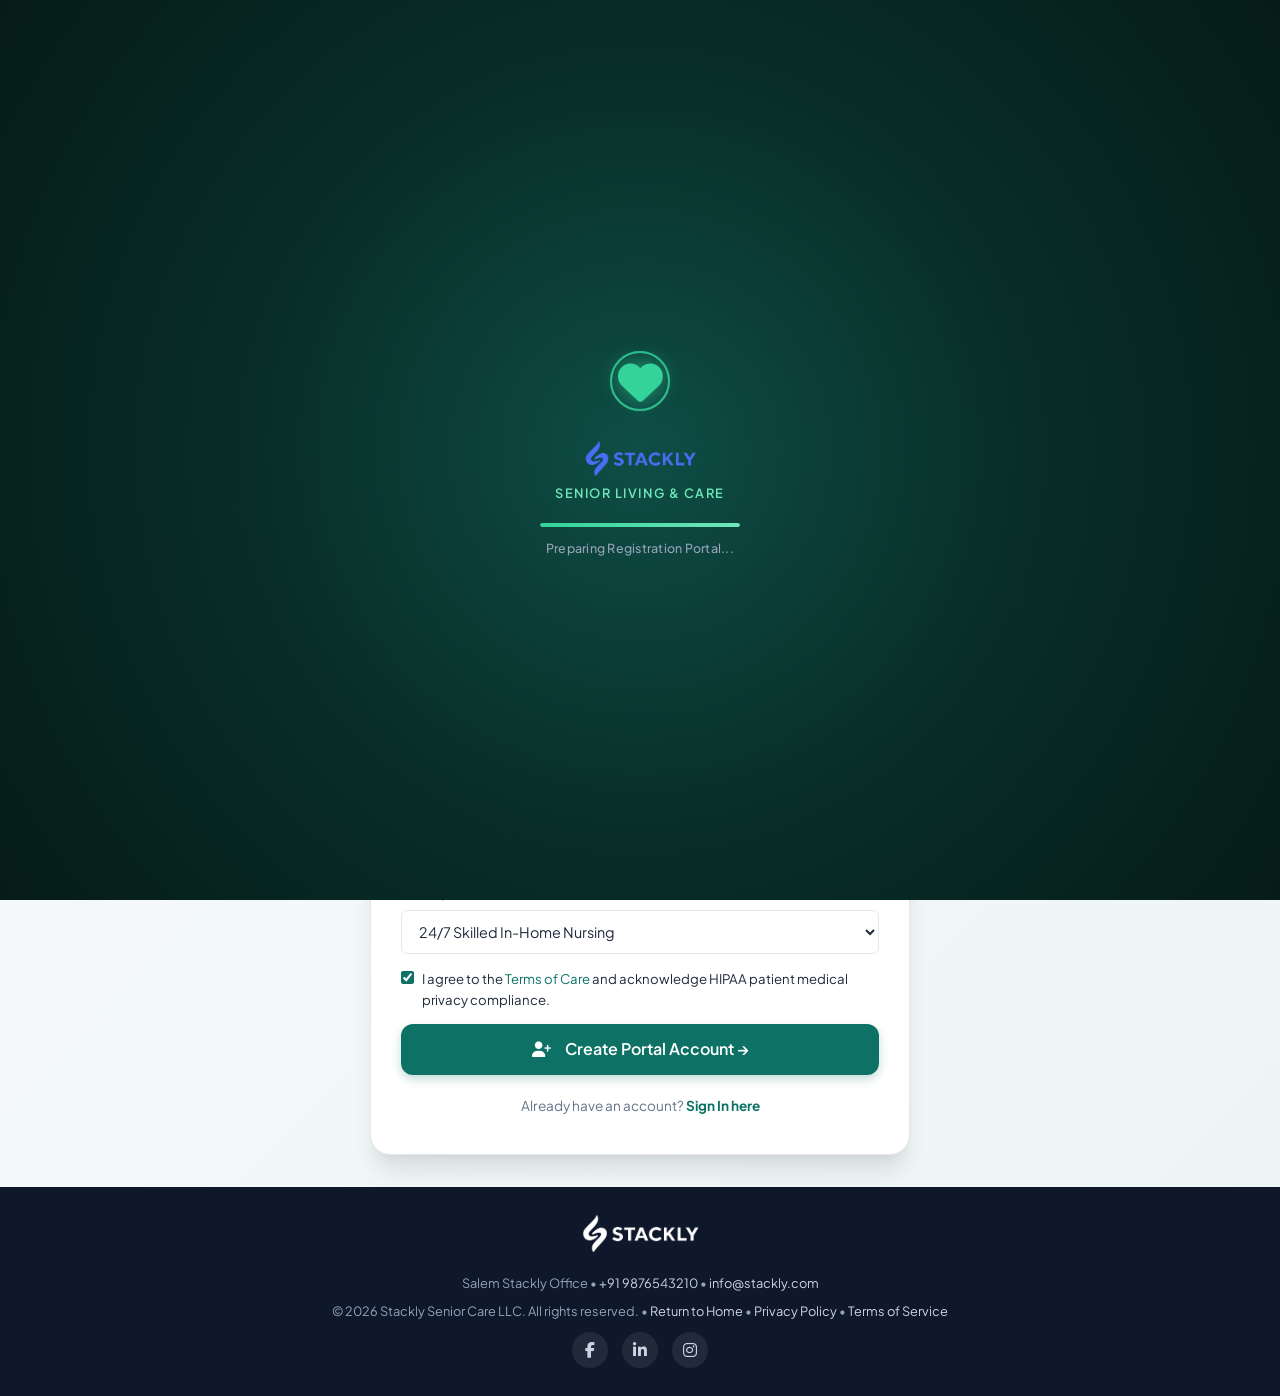
<file: signup.html>
<!DOCTYPE html>
<html lang="en">
<head>
  <meta charset="UTF-8">
  <meta name="viewport" content="width=device-width, initial-scale=1.0, minimum-scale=1.0">
  <title>Register Family Portal Account | EverGrace Senior Care</title>
  <meta name="description" content="Create a family care portal account to monitor daily caregiver notes, vital signs, medication logs, and billing.">
  <link rel="preconnect" href="https://fonts.googleapis.com">
  <link rel="preconnect" href="https://fonts.gstatic.com" crossorigin>
  <link href="https://fonts.googleapis.com/css2?family=Plus+Jakarta+Sans:wght@400;500;600;700;800&display=swap" rel="stylesheet">
  <link rel="stylesheet" href="assets/css/all.min.css">
  <link rel="stylesheet" href="assets/css/style.css">
</head>
<body style="background: #f8fafc;">

  <!-- PRELOADER (1.5s Animation) -->
  <div id="preloader" class="preloader" aria-label="Loading EverGrace Senior Care">
    <div class="preloader-content">
      <div class="preloader-heart">
        <div class="heart-pulse"><i class="fa-solid fa-heart"></i></div>
        <div class="pulse-ring"></div>
        <div class="pulse-ring ring-2"></div>
      </div>
      <div class="preloader-brand">
        <img src="assets/images/logo_0945.webp" alt="EverGrace Care" style="height: 36px; width: auto; object-fit: contain; margin: 0 auto 6px; display: block;">
        <span>Senior Living & Care</span>
      </div>
      <div class="preloader-bar">
        <div class="preloader-progress"></div>
      </div>
      <div class="preloader-status">Preparing Registration Portal...</div>
    </div>
  </div>

  <!-- NAVBAR -->
  <header class="navbar">
    <div class="container navbar-inner" style="display: flex; align-items: center; justify-content: space-between;">
      <a href="index.html" class="brand-logo" aria-label="EverGrace Home">
        <img src="assets/images/logo_0945.webp" alt="EverGrace Senior Care Logo" class="brand-logo-img">
      </a>
      <div style="display: flex; align-items: center; gap: 14px;">
        <button type="button" onclick="if(window.history.length > 1){window.history.back();}else{window.location.href='index.html';}" class="btn btn-sm btn-outline" style="display: inline-flex; align-items: center; gap: 6px; padding: 6px 14px; font-weight: 600;">
          <i class="fa-solid fa-arrow-left"></i> Back
        </button>
        <div style="font-size: 0.9rem;" class="auth-nav-switch">
          Already registered? <a href="login.html" style="font-weight: 700; color: var(--primary);">Sign In &rarr;</a>
        </div>
      </div>
    </div>
  </header>

  <main class="auth-wrapper">
    <div class="auth-card" style="max-width: 540px;">
      <!-- Card Top Navigation: Back & Home -->
      <div style="display: flex; justify-content: space-between; align-items: center; margin-bottom: 16px;">
        <button type="button" onclick="if(window.history.length > 1){window.history.back();}else{window.location.href='index.html';}" class="btn btn-sm btn-outline" style="border-radius: var(--radius-full); padding: 5px 14px; font-size: 0.825rem; display: inline-flex; align-items: center; gap: 6px;">
          <i class="fa-solid fa-arrow-left"></i> Back
        </button>
        <a href="index.html" style="font-size: 0.825rem; color: var(--text-muted); font-weight: 600; display: inline-flex; align-items: center; gap: 4px;">
          <i class="fa-solid fa-house"></i> Home
        </a>
      </div>
      <div class="auth-header">
        <div class="brand-logo-icon" style="margin: 0 auto 12px; width: 48px; height: 48px; font-size: 1.5rem; display: flex; align-items: center; justify-content: center;"><i class="fa-solid fa-users"></i></div>
        <h1 style="font-size: 1.5rem; color: var(--secondary); margin-bottom: 6px;">Register Family Portal</h1>
        <p style="font-size: 0.85rem; color: var(--text-muted);">Stay connected to your loved one's daily care, vitals, and caregiver updates.</p>
      </div>

      <!-- Trust Image Banner -->
      <div style="border-radius: 12px; overflow: hidden; margin-bottom: 20px; aspect-ratio: 16/6; background: #e2e8f0;">
        <img src="assets/images/avatar-caregiver.webp" alt="Caregiver with senior patient" width="550" height="206" style="width: 100%; height: 100%; object-fit: cover;">
      </div>

      <form id="signupForm" class="auth-form" action="login.html">
        <div class="form-group">
          <label for="accType">Account Purpose:</label>
          <select id="accType" class="form-control" required>
            <option value="family" selected>Family Member / Guardian Managing Senior Care</option>
            <option value="caregiver">Caregiver / Nurse Employment Registration</option>
            <option value="senior">I am the Senior Living Autonomously</option>
          </select>
        </div>

        <div class="grid-2">
          <div class="form-group">
            <label for="regName">Your Full Name *</label>
            <input type="text" id="regName" class="form-control" placeholder="Sarah Vance" required>
          </div>
          <div class="form-group">
            <label for="regPhone">Mobile Phone *</label>
            <input type="tel" id="regPhone" class="form-control" placeholder="(555) 234-8990" required>
          </div>
        </div>

        <div class="grid-2">
          <div class="form-group">
            <label for="regEmail">Email Address *</label>
            <input type="email" id="regEmail" class="form-control" placeholder="sarah@example.com" required>
          </div>
          <div class="form-group">
            <label for="regPassword">Password *</label>
            <input type="password" id="regPassword" class="form-control" placeholder="At least 8 characters" required>
          </div>
        </div>

        <div class="grid-2">
          <div class="form-group">
            <label for="seniorName">Senior's Full Name *</label>
            <input type="text" id="seniorName" class="form-control" placeholder="Eleanor Vance" required>
          </div>
          <div class="form-group">
            <label for="seniorAge">Senior's Age</label>
            <input type="number" id="seniorAge" class="form-control" placeholder="82" min="50" max="115" value="82">
          </div>
        </div>

        <div class="form-group">
          <label for="regService">Primary Care Focus</label>
          <select id="regService" class="form-control">
            <option value="memory">Alzheimer's / Dementia Memory Care</option>
            <option value="inhome" selected>24/7 Skilled In-Home Nursing</option>
            <option value="companion">Companion & Homemaking Support</option>
            <option value="rehab">Post-Hospital Mobility Rehabilitation</option>
          </select>
        </div>

        <div class="auth-options">
          <label style="display: flex; align-items: flex-start; gap: 8px; font-size: 0.825rem; cursor: pointer;">
            <input type="checkbox" required checked style="margin-top: 3px; accent-color: var(--primary);">
            <span>I agree to the <a href="404.html">Terms of Care</a> and acknowledge HIPAA patient medical privacy compliance.</span>
          </label>
        </div>

        <button type="submit" class="btn btn-primary btn-full btn-lg"><i class="fa-solid fa-user-plus"></i> Create Portal Account &rarr;</button>
      </form>

      <div style="text-align: center; margin-top: 20px; font-size: 0.85rem; color: var(--text-muted);">
        Already have an account? <a href="login.html" style="color: var(--primary); font-weight: 700;">Sign In here</a>
      </div>
    </div>
  </main>

  <footer style="background: #0f172a; color: #94a3b8; padding: 28px 0; text-align: center; font-size: 0.8rem;">
    <div class="container">
      <div style="margin-bottom: 14px;">
        <a href="index.html" aria-label="Home" style="display: inline-block;">
          <img src="assets/images/logo_0945.webp" alt="Stackly Senior Care Logo" class="footer-logo-img" style="height: 38px; margin: 0 auto;">
        </a>
      </div>
      <div style="margin-bottom: 8px;">
        <span>Salem Stackly Office &bull; <a href="tel:+919876543210" style="color: #cbd5e1;">+91 9876543210</a> &bull; <a href="mailto:info@stackly.com" style="color: #cbd5e1;">info@stackly.com</a></span>
      </div>
      <div>&copy; 2026 Stackly Senior Care LLC. All rights reserved. &bull; <a href="index.html" style="color: #cbd5e1;">Return to Home</a> &bull; <a href="404.html" style="color: #cbd5e1;">Privacy Policy</a> &bull; <a href="404.html" style="color: #cbd5e1;">Terms of Service</a></div>
      <div style="display: flex; justify-content: center; gap: 14px; margin-top: 10px;">
        <a href="404.html" aria-label="Facebook" class="footer-social-link"><i class="fa-brands fa-facebook-f"></i></a>
        <a href="404.html" aria-label="LinkedIn" class="footer-social-link"><i class="fa-brands fa-linkedin-in"></i></a>
        <a href="404.html" aria-label="Instagram" class="footer-social-link"><i class="fa-brands fa-instagram"></i></a>
      </div>
    </div>
  </footer>

  <script src="assets/js/main.js"></script>
  <script>
    document.getElementById('signupForm').addEventListener('submit', (e) => {
      e.preventDefault();
      const email = document.getElementById('regEmail')?.value;
      if (email) {
        sessionStorage.setItem('registeredEmail', email);
      }
      showToast('Registration successful! Moving to login page...');
      setTimeout(() => {
        window.location.href = 'login.html?registered=true';
      }, 700);
    });
  </script>
</body>
</html>
</file>
<file: assets/css/style.css>
/* ==========================================================================
   EVERGRACE SENIOR CARE - MAIN STYLESHEET
   Mobile Responsive from 320px | Healthcare & Senior Living Theme
   Animations, Preloader & Robust 320px Overlap Fixes
   ========================================================================== */

:root {
  /* Color Palette */
  --primary: #0d7265;
  --primary-dark: #084c43;
  --primary-light: #e6f4f2;
  --secondary: #1a365d;
  --secondary-light: #ebf2fa;
  --accent: #d97706;
  --accent-light: #fef3c7;
  --emergency: #dc2626;
  --emergency-light: #fee2e2;
  --success: #16a34a;
  --success-light: #dcfce7;
  --warning: #f59e0b;
  --info: #0284c7;

  /* Neutrals */
  --text-main: #1e293b;
  --text-muted: #64748b;
  --text-light: #94a3b8;
  --bg-page: #f8fafc;
  --bg-card: #ffffff;
  --bg-subtle: #f1f5f9;
  --border-color: #e2e8f0;
  --border-light: #f1f5f9;

  /* Typography */
  --font-main: 'Plus Jakarta Sans', system-ui, -apple-system, BlinkMacSystemFont, 'Segoe UI', Roboto, sans-serif;
  
  /* Shadows */
  --shadow-sm: 0 1px 2px 0 rgba(0, 0, 0, 0.05);
  --shadow-md: 0 4px 6px -1px rgba(0, 0, 0, 0.07), 0 2px 4px -2px rgba(0, 0, 0, 0.05);
  --shadow-lg: 0 10px 15px -3px rgba(0, 0, 0, 0.08), 0 4px 6px -4px rgba(0, 0, 0, 0.05);
  --shadow-xl: 0 20px 25px -5px rgba(0, 0, 0, 0.1), 0 8px 10px -6px rgba(0, 0, 0, 0.05);

  /* Radius */
  --radius-sm: 6px;
  --radius-md: 12px;
  --radius-lg: 16px;
  --radius-full: 9999px;

  /* Transitions */
  --transition: all 0.25s ease-in-out;
}

/* ==========================================================================
   BASE & RESET (STRICT 320PX OVERFLOW PREVENTION)
   ========================================================================== */
*, *::before, *::after {
  box-sizing: border-box;
  margin: 0;
  padding: 0;
}

html {
  font-size: 16px;
  scroll-behavior: smooth;
  -webkit-text-size-adjust: 100%;
  overflow-x: clip;
  width: 100%;
}

body {
  font-family: var(--font-main);
  background-color: var(--bg-page);
  color: var(--text-main);
  line-height: 1.6;
  min-width: 320px;
  max-width: 100vw;
  overflow-x: clip;
  position: relative;
  word-wrap: break-word;
  overflow-wrap: break-word;
}

img {
  max-width: 100%;
  height: auto;
  display: block;
}

a {
  color: var(--primary);
  text-decoration: none;
  transition: var(--transition);
}

a:hover {
  color: var(--primary-dark);
}

ul, ol {
  list-style: none;
}

button, input, select, textarea {
  font-family: inherit;
  font-size: inherit;
  max-width: 100%;
}

/* ==========================================================================
   PRELOADER WITH ANIMATION (1.5 SECONDS)
   ========================================================================== */
.preloader {
  position: fixed;
  inset: 0;
  background: radial-gradient(circle at center, #0e4e46 0%, #082d27 50%, #061c18 100%);
  z-index: 999999;
  display: flex;
  align-items: center;
  justify-content: center;
  opacity: 1;
  visibility: visible;
  transition: opacity 0.5s ease-out, visibility 0.5s ease-out;
}

.preloader.fade-out {
  opacity: 0;
  visibility: hidden;
  pointer-events: none;
}

.preloader-content {
  display: flex;
  flex-direction: column;
  align-items: center;
  text-align: center;
  padding: 24px;
  max-width: 340px;
  width: 90%;
}

.preloader-heart {
  position: relative;
  width: 80px;
  height: 80px;
  display: flex;
  align-items: center;
  justify-content: center;
  margin-bottom: 20px;
}

.heart-pulse {
  font-size: 2.8rem;
  color: #34d399;
  animation: heartPulse 1.2s ease-in-out infinite;
  z-index: 2;
  text-shadow: 0 0 20px rgba(52, 211, 153, 0.6);
}

.pulse-ring {
  position: absolute;
  width: 60px;
  height: 60px;
  border-radius: 50%;
  border: 2px solid rgba(52, 211, 153, 0.6);
  animation: pulseRingAnim 1.5s cubic-bezier(0.215, 0.61, 0.355, 1) infinite;
  z-index: 1;
}

.pulse-ring.ring-2 {
  animation-delay: 0.45s;
}

.preloader-brand {
  margin-bottom: 20px;
}

.preloader-brand strong {
  display: block;
  font-size: 1.5rem;
  font-weight: 800;
  color: #ffffff;
  letter-spacing: 0.04em;
  margin-bottom: 2px;
}

.preloader-brand span {
  display: block;
  font-size: 0.8rem;
  font-weight: 600;
  color: #6ee7b7;
  text-transform: uppercase;
  letter-spacing: 0.12em;
}

.preloader-bar {
  width: 200px;
  height: 4px;
  background: rgba(255, 255, 255, 0.15);
  border-radius: 4px;
  overflow: hidden;
  margin-bottom: 12px;
  position: relative;
}

.preloader-progress {
  height: 100%;
  width: 0%;
  background: linear-gradient(90deg, #34d399, #6ee7b7);
  border-radius: 4px;
  animation: progressFill 1.5s ease-in-out forwards;
}

.preloader-status {
  font-size: 0.78rem;
  color: #94a3b8;
  font-weight: 500;
  letter-spacing: 0.02em;
}

@keyframes heartPulse {
  0% { transform: scale(0.95); }
  15% { transform: scale(1.2); }
  30% { transform: scale(1); }
  45% { transform: scale(1.15); }
  60% { transform: scale(0.95); }
  100% { transform: scale(0.95); }
}

@keyframes pulseRingAnim {
  0% { transform: scale(0.6); opacity: 0.9; }
  100% { transform: scale(2.2); opacity: 0; }
}

@keyframes progressFill {
  0% { width: 0%; }
  50% { width: 65%; }
  100% { width: 100%; }
}

/* ==========================================================================
   SCROLL REVEAL & PAGE ANIMATIONS
   ========================================================================== */
.animate-on-scroll {
  opacity: 0;
  transform: translateY(28px);
  transition: opacity 0.6s cubic-bezier(0.16, 1, 0.3, 1), transform 0.6s cubic-bezier(0.16, 1, 0.3, 1);
  will-change: opacity, transform;
}

.animate-on-scroll.fade-in-left {
  transform: translateX(-32px);
}

.animate-on-scroll.fade-in-right {
  transform: translateX(32px);
}

.animate-on-scroll.scale-up {
  transform: scale(0.92);
}

.animate-on-scroll.is-visible {
  opacity: 1;
  transform: translate(0, 0) scale(1);
}

/* Delay Helpers for Grid Children */
.delay-1 { transition-delay: 0.1s; }
.delay-2 { transition-delay: 0.2s; }
.delay-3 { transition-delay: 0.3s; }
.delay-4 { transition-delay: 0.4s; }

/* Micro Animations */
.heartbeat-icon {
  display: inline-block;
  animation: heartPulse 2.5s infinite;
}

.float-slow {
  animation: floatSlow 4s ease-in-out infinite;
}

@keyframes floatSlow {
  0%, 100% { transform: translateY(0); }
  50% { transform: translateY(-7px); }
}

.hotline-badge, .badge-emergency {
  animation: emergencyPulse 2.5s infinite;
}

@keyframes emergencyPulse {
  0%, 100% { box-shadow: 0 0 0 0 rgba(220, 38, 38, 0.4); }
  50% { box-shadow: 0 0 0 6px rgba(220, 38, 38, 0); }
}

.status-active::before {
  content: '';
  display: inline-block;
  width: 6px;
  height: 6px;
  border-radius: 50%;
  background-color: #16a34a;
  margin-right: 5px;
  animation: pulseDot 1.8s infinite;
}

@keyframes pulseDot {
  0%, 100% { transform: scale(1); opacity: 1; }
  50% { transform: scale(1.4); opacity: 0.5; }
}

/* ==========================================================================
   CONTAINER & SECTION LAYOUT
   ========================================================================== */
.container {
  width: 100%;
  max-width: 1240px;
  margin-left: auto;
  margin-right: auto;
  padding-left: 14px;
  padding-right: 14px;
}

@media (min-width: 480px) {
  .container {
    padding-left: 20px;
    padding-right: 20px;
  }
}

@media (min-width: 768px) {
  .container {
    padding-left: 24px;
    padding-right: 24px;
  }
}

.section {
  padding: 48px 0;
  position: relative;
  overflow: hidden;
}

@media (min-width: 768px) {
  .section {
    padding: 76px 0;
  }
}

@media (min-width: 1024px) {
  .section {
    padding: 92px 0;
  }
}

.section-alt {
  background-color: #ffffff;
}

.section-cream {
  background-color: #fcfbf7;
}

/* Typography Helpers */
.section-header {
  text-align: center;
  max-width: 720px;
  margin: 0 auto 32px;
}

@media (min-width: 768px) {
  .section-header {
    margin-bottom: 50px;
  }
}

.badge-pill {
  display: inline-flex;
  align-items: center;
  gap: 6px;
  padding: 6px 14px;
  background-color: var(--primary-light);
  color: var(--primary-dark);
  font-size: 0.8rem;
  font-weight: 700;
  text-transform: uppercase;
  letter-spacing: 0.05em;
  border-radius: var(--radius-full);
  margin-bottom: 12px;
}

.badge-accent {
  background-color: var(--accent-light);
  color: #92400e;
}

.badge-emergency {
  background-color: var(--emergency-light);
  color: var(--emergency);
}

.badge-success {
  background-color: var(--success-light);
  color: #14532d;
}

.section-title {
  font-size: clamp(1.45rem, 4vw, 2.35rem);
  font-weight: 800;
  color: var(--secondary);
  line-height: 1.25;
  margin-bottom: 12px;
}

.section-subtitle {
  font-size: clamp(0.925rem, 2vw, 1.05rem);
  color: var(--text-muted);
  line-height: 1.6;
}

/* ==========================================================================
   BUTTONS (FLUID & NO WRAPPING OVERFLOW ON 320PX)
   ========================================================================== */
.btn {
  display: inline-flex;
  align-items: center;
  justify-content: center;
  gap: 8px;
  font-weight: 600;
  font-size: 0.95rem;
  padding: 12px 22px;
  border-radius: var(--radius-md);
  border: 1px solid transparent;
  cursor: pointer;
  transition: var(--transition);
  text-align: center;
  line-height: 1.3;
  max-width: 100%;
}

.btn:active {
  transform: scale(0.98);
}

.btn-sm {
  padding: 8px 14px;
  font-size: 0.825rem;
  border-radius: var(--radius-sm);
}

.btn-lg {
  padding: 14px 26px;
  font-size: 1rem;
  border-radius: var(--radius-md);
}

.btn-primary {
  background-color: var(--primary);
  color: #ffffff;
  box-shadow: 0 4px 10px rgba(13, 114, 101, 0.25);
}

.btn-primary:hover {
  background-color: var(--primary-dark);
  color: #ffffff;
  transform: translateY(-2px);
  box-shadow: 0 6px 14px rgba(13, 114, 101, 0.32);
}

.btn-secondary {
  background-color: var(--secondary);
  color: #ffffff;
}

.btn-secondary:hover {
  background-color: #0f172a;
  color: #ffffff;
  transform: translateY(-2px);
}

.btn-outline {
  border-color: var(--border-color);
  background-color: #ffffff;
  color: var(--text-main);
}

.btn-outline:hover {
  border-color: var(--primary);
  color: var(--primary);
  background-color: var(--primary-light);
  transform: translateY(-2px);
}

.btn-emergency {
  background-color: var(--emergency);
  color: #ffffff;
}

.btn-emergency:hover {
  background-color: #b91c1c;
  color: #ffffff;
  transform: translateY(-2px);
}

.btn-accent {
  background-color: var(--accent);
  color: #ffffff;
}

.btn-accent:hover {
  background-color: #b45309;
  color: #ffffff;
  transform: translateY(-2px);
}

.btn-full {
  width: 100%;
}

/* ==========================================================================
   HEADER & NAVIGATION
   ========================================================================== */

/* Top Utility Bar */
.top-bar {
  background-color: var(--secondary);
  color: #ffffff;
  font-size: 0.8rem;
  padding: 8px 0;
  border-bottom: 1px solid rgba(255, 255, 255, 0.1);
}

.top-bar-content {
  display: flex;
  justify-content: space-between;
  align-items: center;
  flex-wrap: wrap;
  gap: 8px;
}

.top-bar-left, .top-bar-right {
  display: flex;
  align-items: center;
  gap: 14px;
  flex-wrap: wrap;
}

.top-bar-item {
  display: inline-flex;
  align-items: center;
  gap: 6px;
  color: #e2e8f0;
}

.top-bar-item a {
  color: #ffffff;
}

.top-bar-item a:hover {
  color: var(--accent-light);
}

.hotline-badge {
  background-color: var(--emergency);
  color: #ffffff;
  font-weight: 700;
  padding: 3px 8px;
  border-radius: var(--radius-full);
  display: inline-flex;
  align-items: center;
  gap: 4px;
  font-size: 0.75rem;
}

/* Main Navbar - Fixed at the top while scrolling */
.navbar {
  background-color: #ffffff;
  box-shadow: 0 1px 4px rgba(0, 0, 0, 0.06);
  position: -webkit-sticky;
  position: sticky;
  top: 0;
  left: 0;
  right: 0;
  width: 100%;
  z-index: 10000;
  transition: all 0.3s cubic-bezier(0.16, 1, 0.3, 1);
}

.navbar.scrolled {
  box-shadow: 0 4px 20px rgba(15, 23, 42, 0.1);
  background-color: rgba(255, 255, 255, 0.98);
  backdrop-filter: blur(10px);
  -webkit-backdrop-filter: blur(10px);
  border-bottom: 1px solid rgba(226, 232, 240, 0.8);
}

.navbar-inner {
  display: flex;
  align-items: center;
  justify-content: space-between;
  height: 68px;
  position: relative;
}

.brand-logo {
  display: flex;
  align-items: center;
  gap: 10px;
  font-weight: 800;
  font-size: 1.2rem;
  color: var(--secondary);
  max-width: calc(100% - 50px);
}

.brand-logo-icon {
  width: 40px;
  height: 40px;
  background: linear-gradient(135deg, var(--primary), var(--secondary));
  border-radius: 10px;
  display: flex;
  align-items: center;
  justify-content: center;
  color: #ffffff;
  font-size: 1.25rem;
  box-shadow: 0 4px 10px rgba(13, 114, 101, 0.2);
  flex-shrink: 0;
}

.brand-logo-img {
  height: 44px;
  width: auto;
  max-width: 175px;
  object-fit: contain;
  display: block;
  transition: transform 0.2s ease;
}

.brand-logo:hover .brand-logo-img {
  transform: scale(1.02);
}

.footer-logo-img {
  height: 42px;
  width: auto;
  max-width: 180px;
  object-fit: contain;
  display: block;
  filter: brightness(0) invert(1);
  transition: opacity 0.2s ease;
}

.footer-logo-img:hover {
  opacity: 0.9;
}

.dashboard-logo-img {
  height: 38px;
  width: auto;
  max-width: 160px;
  object-fit: contain;
  display: block;
  filter: brightness(0) invert(1);
}

.brand-text-sub {
  display: block;
  font-size: 0.65rem;
  font-weight: 600;
  color: var(--primary);
  text-transform: uppercase;
  letter-spacing: 0.08em;
  margin-top: -2px;
}

/* Nav Menu */
.nav-links {
  display: none;
  align-items: center;
  gap: 24px;
}

@media (min-width: 992px) {
  .nav-links {
    display: flex;
  }
}

.nav-link {
  font-weight: 600;
  font-size: 0.95rem;
  color: var(--text-main);
  padding: 8px 4px;
  position: relative;
}

.nav-link:hover, .nav-link.active {
  color: var(--primary);
}

.nav-link.active::after {
  content: '';
  position: absolute;
  bottom: 0;
  left: 0;
  width: 100%;
  height: 2px;
  background-color: var(--primary);
  border-radius: 2px;
}

.nav-actions {
  display: none;
  align-items: center;
  gap: 12px;
}

@media (min-width: 992px) {
  .nav-actions {
    display: flex;
  }
}

/* Mobile Toggle Hamburger */
.mobile-nav-toggle {
  display: inline-flex;
  flex-direction: column;
  justify-content: center;
  gap: 5px;
  width: 40px;
  height: 40px;
  background: transparent;
  border: 1px solid var(--border-color);
  border-radius: var(--radius-sm);
  padding: 8px;
  cursor: pointer;
  z-index: 1001;
  flex-shrink: 0;
}

@media (min-width: 992px) {
  .mobile-nav-toggle {
    display: none;
  }
}

.mobile-nav-toggle span {
  display: block;
  width: 100%;
  height: 2px;
  background-color: var(--text-main);
  transition: var(--transition);
}

.mobile-nav-toggle.open span:nth-child(1) {
  transform: translateY(7px) rotate(45deg);
}

.mobile-nav-toggle.open span:nth-child(2) {
  opacity: 0;
}

.mobile-nav-toggle.open span:nth-child(3) {
  transform: translateY(-7px) rotate(-45deg);
}

/* Mobile Drawer - 100% Full Screen on Mobile (from 320px) */
.mobile-drawer {
  position: fixed;
  top: 0;
  right: -100%;
  left: auto;
  width: 100%;
  width: 100vw;
  max-width: 100vw;
  height: 100vh;
  height: 100dvh;
  background-color: #ffffff;
  box-shadow: none;
  padding: 16px 18px 24px;
  display: flex;
  flex-direction: column;
  justify-content: space-between;
  transition: right 0.3s cubic-bezier(0.16, 1, 0.3, 1), left 0.3s cubic-bezier(0.16, 1, 0.3, 1);
  z-index: 10005;
  overflow-y: auto;
  -webkit-overflow-scrolling: touch;
}

.mobile-drawer.open {
  right: 0;
  left: 0;
}

@media (min-width: 769px) and (max-width: 991px) {
  .mobile-drawer {
    width: 360px;
    max-width: 85vw;
    right: -400px;
    left: auto;
    box-shadow: var(--shadow-xl);
  }
  .mobile-drawer.open {
    right: 0;
    left: auto;
  }
}

.mobile-drawer-header {
  display: flex;
  align-items: center;
  justify-content: space-between;
  padding-bottom: 14px;
  margin-bottom: 16px;
  border-bottom: 1px solid var(--border-light);
}

.mobile-drawer-close {
  display: inline-flex;
  align-items: center;
  justify-content: center;
  width: 38px;
  height: 38px;
  background: var(--bg-soft);
  border: 1px solid var(--border-color);
  border-radius: var(--radius-sm);
  color: var(--text-main);
  font-size: 1.25rem;
  cursor: pointer;
  transition: var(--transition);
  flex-shrink: 0;
}

.mobile-drawer-close:hover,
.mobile-drawer-close:focus {
  background: var(--primary);
  color: #ffffff;
  border-color: var(--primary);
}

.mobile-drawer-overlay {
  position: fixed;
  inset: 0;
  background: rgba(15, 23, 42, 0.6);
  backdrop-filter: blur(2px);
  -webkit-backdrop-filter: blur(2px);
  opacity: 0;
  visibility: hidden;
  transition: var(--transition);
  z-index: 10004;
}

.mobile-drawer-overlay.open {
  opacity: 1;
  visibility: visible;
}

.mobile-nav-links {
  display: flex;
  flex-direction: column;
  gap: 10px;
}

.mobile-nav-link {
  font-size: 1.05rem;
  font-weight: 700;
  color: var(--text-main);
  padding: 10px 0;
  border-bottom: 1px solid var(--border-light);
  display: flex;
  justify-content: space-between;
  align-items: center;
  transition: var(--transition);
}

.mobile-nav-link:hover,
.mobile-nav-link.active {
  color: var(--primary);
}

.mobile-drawer-bottom {
  display: flex;
  flex-direction: column;
  gap: 10px;
  margin-top: 20px;
  padding-top: 14px;
  border-top: 1px solid var(--border-light);
}

/* ==========================================================================
   CARDS & COMMON COMPONENTS
   ========================================================================== */
.card {
  background-color: var(--bg-card);
  border: 1px solid var(--border-color);
  border-radius: var(--radius-lg);
  padding: 22px;
  box-shadow: var(--shadow-sm);
  transition: transform 0.3s ease, box-shadow 0.3s ease, border-color 0.3s ease;
  min-width: 0;
}

.card:hover {
  transform: translateY(-4px);
  box-shadow: 0 12px 20px -3px rgba(0, 0, 0, 0.08);
  border-color: #cbd5e1;
}

.card-image-top {
  border-radius: var(--radius-md);
  overflow: hidden;
  margin-bottom: 14px;
  aspect-ratio: 16 / 10;
  background-color: var(--bg-subtle);
}

.card-image-top img {
  width: 100%;
  height: 100%;
  object-fit: cover;
  transition: transform 0.4s ease;
}

.card:hover .card-image-top img {
  transform: scale(1.05);
}

/* Grid Layouts with zero overflow */
.grid-2, .grid-3, .grid-4 {
  display: grid;
  grid-template-columns: 1fr;
  gap: 20px;
  width: 100%;
}

@media (min-width: 640px) {
  .grid-2 {
    grid-template-columns: repeat(2, 1fr);
  }
  .grid-3 {
    grid-template-columns: repeat(2, 1fr);
  }
  .grid-4 {
    grid-template-columns: repeat(2, 1fr);
  }
}

@media (min-width: 992px) {
  .grid-3 {
    grid-template-columns: repeat(3, 1fr);
  }
  .grid-4 {
    grid-template-columns: repeat(4, 1fr);
  }
}

/* ==========================================================================
   HERO SECTION & MOBILE FLOATING BADGES FIX
   ========================================================================== */
.hero-section {
  padding: 36px 0 54px;
  background: linear-gradient(180deg, #ffffff 0%, #f0f7f6 100%);
  position: relative;
  overflow: hidden;
}

@media (min-width: 768px) {
  .hero-section {
    padding: 64px 0 88px;
  }
}

.hero-grid {
  display: grid;
  grid-template-columns: 1fr;
  gap: 32px;
  align-items: center;
}

@media (min-width: 992px) {
  .hero-grid {
    grid-template-columns: 1.15fr 0.85fr;
    gap: 48px;
  }
}

.hero-content h1 {
  font-size: clamp(1.75rem, 5vw, 3.1rem);
  font-weight: 800;
  line-height: 1.2;
  color: var(--secondary);
  margin-bottom: 16px;
}

.hero-content h1 span {
  color: var(--primary);
  display: inline-block;
  position: relative;
}

.hero-description {
  font-size: clamp(0.95rem, 2vw, 1.1rem);
  color: var(--text-muted);
  line-height: 1.6;
  margin-bottom: 24px;
}

.hero-buttons {
  display: flex;
  flex-wrap: wrap;
  gap: 10px;
  margin-bottom: 28px;
}

.hero-features {
  display: flex;
  flex-wrap: wrap;
  gap: 12px 20px;
  font-size: 0.85rem;
  color: var(--text-main);
  font-weight: 600;
}

.hero-feature-item {
  display: inline-flex;
  align-items: center;
  gap: 6px;
}

.hero-feature-item span {
  color: var(--primary);
}

.hero-media {
  position: relative;
  width: 100%;
}

.hero-image-wrap {
  border-radius: 18px;
  overflow: hidden;
  box-shadow: var(--shadow-lg);
  border: 4px solid #ffffff;
  position: relative;
  aspect-ratio: 4 / 3;
  width: 100%;
}

.hero-image-wrap img {
  width: 100%;
  height: 100%;
  object-fit: cover;
}

/* Floating badges: Absolute on desktop, stacked cleanly on mobile to prevent overlapping */
.hero-floating-card {
  position: absolute;
  background-color: #ffffff;
  padding: 12px 16px;
  border-radius: var(--radius-md);
  box-shadow: var(--shadow-lg);
  border: 1px solid var(--border-color);
  display: flex;
  align-items: center;
  gap: 12px;
  z-index: 2;
  max-width: 90%;
}

.hero-floating-card-1 {
  bottom: -20px;
  left: -10px;
}

.hero-floating-card-2 {
  top: 20px;
  right: -10px;
}

@media (max-width: 768px) {
  .hero-floating-card {
    position: static;
    margin-top: 12px;
    width: 100%;
    max-width: 100%;
    box-shadow: var(--shadow-sm);
  }
}

/* Trust & Accreditation Strip */
.trust-strip {
  background-color: #ffffff;
  padding: 22px 0;
  border-bottom: 1px solid var(--border-color);
}

.trust-flex {
  display: flex;
  justify-content: space-around;
  align-items: center;
  flex-wrap: wrap;
  gap: 18px;
}

.trust-item {
  display: flex;
  align-items: center;
  gap: 12px;
  min-width: 220px;
}

.trust-item-icon {
  width: 42px;
  height: 42px;
  border-radius: 50%;
  background-color: var(--primary-light);
  color: var(--primary);
  display: flex;
  align-items: center;
  justify-content: center;
  font-size: 1.2rem;
  flex-shrink: 0;
}

.trust-item-text strong {
  display: block;
  font-size: 0.95rem;
  color: var(--secondary);
}

.trust-item-text span {
  font-size: 0.78rem;
  color: var(--text-muted);
}

/* Section 3: Assessment Finder */
.assessment-finder-box {
  background: linear-gradient(135deg, var(--secondary), #0f172a);
  color: #ffffff;
  border-radius: 20px;
  padding: 26px 18px;
  box-shadow: var(--shadow-xl);
}

@media (min-width: 768px) {
  .assessment-finder-box {
    padding: 44px;
  }
}

.finder-form-grid {
  display: grid;
  grid-template-columns: 1fr;
  gap: 14px;
  margin-top: 20px;
}

@media (min-width: 640px) {
  .finder-form-grid {
    grid-template-columns: repeat(2, 1fr);
  }
}

@media (min-width: 992px) {
  .finder-form-grid {
    grid-template-columns: repeat(4, 1fr);
  }
}

.form-group label {
  display: block;
  font-size: 0.8rem;
  font-weight: 600;
  margin-bottom: 6px;
  color: #cbd5e1;
}

.form-control {
  width: 100%;
  padding: 11px 13px;
  border-radius: var(--radius-sm);
  border: 1px solid var(--border-color);
  background-color: #ffffff;
  color: var(--text-main);
  outline: none;
  transition: var(--transition);
  font-size: 0.9rem;
}

.form-control:focus {
  border-color: var(--primary);
  box-shadow: 0 0 0 3px rgba(13, 114, 101, 0.2);
}

/* Service Cards */
.service-card {
  display: flex;
  flex-direction: column;
  height: 100%;
}

.service-card-meta {
  display: flex;
  justify-content: space-between;
  align-items: center;
  margin-top: auto;
  padding-top: 14px;
  border-top: 1px solid var(--border-light);
  flex-wrap: wrap;
  gap: 8px;
}

.service-price {
  font-weight: 700;
  color: var(--primary);
  font-size: 1.1rem;
}

.service-price span {
  font-size: 0.78rem;
  font-weight: 500;
  color: var(--text-muted);
}

/* Pillars */
.pillar-card {
  background-color: #ffffff;
  border: 1px solid var(--border-color);
  border-radius: var(--radius-md);
  padding: 22px;
  display: flex;
  gap: 16px;
  transition: var(--transition);
  min-width: 0;
}

.pillar-card:hover {
  border-color: var(--primary);
  box-shadow: var(--shadow-md);
}

.pillar-icon {
  width: 48px;
  height: 48px;
  flex-shrink: 0;
  border-radius: 12px;
  background-color: var(--primary-light);
  color: var(--primary);
  display: flex;
  align-items: center;
  justify-content: center;
  font-size: 1.3rem;
}

/* Calculator Card */
.calc-card {
  background-color: #ffffff;
  border: 1px solid var(--border-color);
  border-radius: 20px;
  padding: 24px 16px;
  box-shadow: var(--shadow-md);
}

@media (min-width: 768px) {
  .calc-card {
    padding: 36px;
  }
}

.calc-grid {
  display: grid;
  grid-template-columns: 1fr;
  gap: 24px;
}

@media (min-width: 860px) {
  .calc-grid {
    grid-template-columns: 1.3fr 0.7fr;
  }
}

.slider-container {
  margin-bottom: 20px;
}

.slider-label {
  display: flex;
  justify-content: space-between;
  font-weight: 600;
  margin-bottom: 8px;
  font-size: 0.9rem;
}

.slider-label span {
  color: var(--primary);
  font-weight: 800;
  font-size: 1.05rem;
}

.range-slider {
  width: 100%;
  height: 8px;
  border-radius: 4px;
  background: var(--border-color);
  outline: none;
  -webkit-appearance: none;
}

.range-slider::-webkit-slider-thumb {
  -webkit-appearance: none;
  width: 22px;
  height: 22px;
  border-radius: 50%;
  background: var(--primary);
  cursor: pointer;
  box-shadow: 0 2px 6px rgba(0, 0, 0, 0.2);
}

.calc-summary-box {
  background: linear-gradient(135deg, #f0f7f6, #e6f4f2);
  border-radius: var(--radius-md);
  padding: 22px;
  text-align: center;
  display: flex;
  flex-direction: column;
  justify-content: center;
  border: 1px solid #cce8e4;
}

.calc-price-display {
  font-size: clamp(1.8rem, 4vw, 2.6rem);
  font-weight: 800;
  color: var(--primary-dark);
  margin: 10px 0 4px;
}

/* Split Content */
.split-content {
  display: grid;
  grid-template-columns: 1fr;
  gap: 28px;
  align-items: center;
}

@media (min-width: 860px) {
  .split-content {
    grid-template-columns: 1fr 1fr;
    gap: 44px;
  }
}

.story-media {
  border-radius: 18px;
  overflow: hidden;
  box-shadow: var(--shadow-lg);
  aspect-ratio: 4 / 3;
  width: 100%;
}

.story-media img {
  width: 100%;
  height: 100%;
  object-fit: cover;
}

.story-stats-row {
  display: flex;
  gap: 16px;
  margin-bottom: 24px;
  flex-wrap: wrap;
}

@media (max-width: 480px) {
  .story-stats-row {
    gap: 12px;
  }
  .story-stats-row > div {
    flex: 1 1 85px;
    border-left: none !important;
    padding-left: 0 !important;
  }
  .story-stats-row strong {
    font-size: 1.5rem !important;
  }
  .story-stats-row span {
    font-size: 0.75rem !important;
  }
}

/* Team Showcase */
.team-card {
  text-align: center;
  background-color: #ffffff;
  border: 1px solid var(--border-color);
  border-radius: var(--radius-lg);
  padding: 22px 14px;
  box-shadow: var(--shadow-sm);
}

.team-avatar {
  width: 110px;
  height: 110px;
  border-radius: 50%;
  overflow: hidden;
  margin: 0 auto 14px;
  border: 4px solid var(--primary-light);
}

.team-avatar img {
  width: 100%;
  height: 100%;
  object-fit: cover;
}

.team-name {
  font-size: 1.1rem;
  font-weight: 700;
  color: var(--secondary);
}

.team-role {
  color: var(--primary);
  font-size: 0.825rem;
  font-weight: 600;
  margin-bottom: 6px;
}

.team-badges {
  display: flex;
  justify-content: center;
  gap: 6px;
  margin-top: 8px;
}

/* Facility Gallery */
.facility-gallery {
  display: grid;
  grid-template-columns: 1fr;
  gap: 16px;
}

@media (min-width: 640px) {
  .facility-gallery {
    grid-template-columns: repeat(2, 1fr);
  }
}

@media (min-width: 992px) {
  .facility-gallery {
    grid-template-columns: repeat(4, 1fr);
  }
}

.facility-item {
  position: relative;
  border-radius: var(--radius-md);
  overflow: hidden;
  aspect-ratio: 4 / 3;
  box-shadow: var(--shadow-sm);
  cursor: pointer;
}

.facility-item img {
  width: 100%;
  height: 100%;
  object-fit: cover;
  transition: transform 0.4s ease;
}

.facility-item:hover img {
  transform: scale(1.08);
}

.facility-caption {
  position: absolute;
  bottom: 0;
  left: 0;
  right: 0;
  background: linear-gradient(180deg, transparent 0%, rgba(15, 23, 42, 0.85) 100%);
  color: #ffffff;
  padding: 20px 12px 10px;
}

.facility-caption h4 {
  font-size: 0.9rem;
  font-weight: 700;
}

/* Testimonials */
.testimonial-card {
  background-color: #ffffff;
  border-radius: var(--radius-lg);
  padding: 24px 20px;
  border: 1px solid var(--border-color);
  box-shadow: var(--shadow-sm);
  display: flex;
  flex-direction: column;
  justify-content: space-between;
}

.rating-stars {
  color: #f59e0b;
  margin-bottom: 10px;
  font-size: 0.95rem;
}

.testimonial-quote {
  font-style: italic;
  color: var(--text-main);
  font-size: 0.9rem;
  line-height: 1.6;
  margin-bottom: 16px;
}

.reviewer-meta {
  display: flex;
  align-items: center;
  gap: 12px;
}

.reviewer-avatar {
  width: 44px;
  height: 44px;
  border-radius: 50%;
  overflow: hidden;
  flex-shrink: 0;
}

.reviewer-avatar img {
  width: 100%;
  height: 100%;
  object-fit: cover;
}

/* Activities Grid */
.activities-grid {
  display: grid;
  grid-template-columns: 1fr;
  gap: 18px;
}

@media (min-width: 768px) {
  .activities-grid {
    grid-template-columns: repeat(3, 1fr);
  }
}

.activity-card {
  background-color: #ffffff;
  border-radius: var(--radius-md);
  overflow: hidden;
  border: 1px solid var(--border-color);
  box-shadow: var(--shadow-sm);
}

.activity-img {
  aspect-ratio: 16 / 10;
  overflow: hidden;
}

.activity-img img {
  width: 100%;
  height: 100%;
  object-fit: cover;
}

.activity-body {
  padding: 18px;
}

.activity-time {
  font-size: 0.78rem;
  font-weight: 700;
  color: var(--primary);
  margin-bottom: 4px;
}

/* Blog Cards */
.blog-card {
  background-color: #ffffff;
  border-radius: var(--radius-lg);
  overflow: hidden;
  border: 1px solid var(--border-color);
  box-shadow: var(--shadow-sm);
  display: flex;
  flex-direction: column;
}

.blog-img {
  aspect-ratio: 16 / 10;
  overflow: hidden;
}

.blog-img img {
  width: 100%;
  height: 100%;
  object-fit: cover;
}

.blog-body {
  padding: 18px;
  display: flex;
  flex-direction: column;
  flex-grow: 1;
}

.blog-meta {
  font-size: 0.78rem;
  color: var(--text-light);
  margin-bottom: 6px;
  display: flex;
  align-items: center;
  gap: 6px;
  flex-wrap: wrap;
}

.blog-title {
  font-size: 1.1rem;
  font-weight: 700;
  color: var(--secondary);
  margin-bottom: 8px;
  line-height: 1.35;
}

.blog-title a {
  color: inherit;
}

.blog-title a:hover {
  color: var(--primary);
}

/* FAQ Accordion */
.faq-list {
  max-width: 800px;
  margin: 0 auto;
  display: flex;
  flex-direction: column;
  gap: 10px;
}

.faq-item {
  background-color: #ffffff;
  border: 1px solid var(--border-color);
  border-radius: var(--radius-md);
  overflow: hidden;
}

.faq-question {
  width: 100%;
  padding: 16px 18px;
  display: flex;
  justify-content: space-between;
  align-items: center;
  background: none;
  border: none;
  font-size: 0.95rem;
  font-weight: 700;
  color: var(--secondary);
  text-align: left;
  cursor: pointer;
  transition: var(--transition);
  gap: 12px;
}

.faq-question:hover {
  background-color: var(--bg-subtle);
}

.faq-icon {
  font-size: 1.15rem;
  transition: transform 0.25s ease;
  color: var(--primary);
  flex-shrink: 0;
}

.faq-item.active .faq-icon {
  transform: rotate(45deg);
}

.faq-answer {
  max-height: 0;
  overflow: hidden;
  transition: max-height 0.3s ease-out;
  padding: 0 18px;
  color: var(--text-muted);
  font-size: 0.9rem;
  line-height: 1.6;
}

.faq-item.active .faq-answer {
  max-height: 300px;
  padding: 0 18px 18px;
}

/* CTA Banner */
.cta-banner {
  background: linear-gradient(135deg, var(--primary), var(--secondary));
  color: #ffffff;
  border-radius: 20px;
  padding: 36px 18px;
  text-align: center;
  position: relative;
  overflow: hidden;
  box-shadow: var(--shadow-xl);
}

@media (min-width: 768px) {
  .cta-banner {
    padding: 56px 40px;
  }
}

.cta-banner h2 {
  font-size: clamp(1.5rem, 4vw, 2.4rem);
  font-weight: 800;
  margin-bottom: 14px;
}

.cta-banner p {
  font-size: clamp(0.925rem, 2vw, 1.1rem);
  max-width: 650px;
  margin: 0 auto 28px;
  opacity: 0.9;
}

.cta-banner-buttons {
  display: flex;
  justify-content: center;
  flex-wrap: wrap;
  gap: 12px;
}

/* ==========================================================================
   FOOTER
   ========================================================================== */
.footer {
  background-color: #0f172a;
  color: #94a3b8;
  padding: 54px 0 24px;
  font-size: 0.875rem;
}

.footer-grid {
  display: grid;
  grid-template-columns: 1fr;
  gap: 32px;
  margin-bottom: 40px;
}

@media (min-width: 640px) {
  .footer-grid {
    grid-template-columns: repeat(2, 1fr);
  }
}

@media (min-width: 1024px) {
  .footer-grid {
    grid-template-columns: 1.5fr 1fr 1fr 1.2fr;
  }
}

.footer-col h4 {
  color: #ffffff;
  font-size: 1rem;
  font-weight: 700;
  margin-bottom: 16px;
  position: relative;
  padding-bottom: 8px;
}

.footer-col h4::after {
  content: '';
  position: absolute;
  bottom: 0;
  left: 0;
  width: 32px;
  height: 2px;
  background-color: var(--primary);
}

.footer-links {
  display: flex;
  flex-direction: column;
  gap: 8px;
}

.footer-links a {
  color: #cbd5e1;
}

.footer-links a:hover {
  color: #ffffff;
  padding-left: 4px;
}

.footer-contact-item {
  display: flex;
  align-items: flex-start;
  gap: 10px;
  margin-bottom: 10px;
  color: #cbd5e1;
  font-size: 0.85rem;
}

.footer-contact-item span:first-child {
  color: var(--primary);
  margin-top: 2px;
}

.footer-bottom {
  padding-top: 20px;
  border-top: 1px solid rgba(255, 255, 255, 0.08);
  display: flex;
  justify-content: space-between;
  align-items: center;
  flex-wrap: wrap;
  gap: 14px;
  font-size: 0.8rem;
}

/* ==========================================================================
   PAGE HERO
   ========================================================================== */
.page-hero {
  background: linear-gradient(135deg, #f0f7f6, #e6f4f2);
  padding: 40px 0;
  border-bottom: 1px solid var(--border-color);
  text-align: center;
}

@media (min-width: 768px) {
  .page-hero {
    padding: 56px 0;
  }
}

.breadcrumb {
  display: flex;
  justify-content: center;
  align-items: center;
  gap: 8px;
  font-size: 0.8rem;
  color: var(--text-muted);
  margin-bottom: 10px;
  flex-wrap: wrap;
}

.breadcrumb a {
  color: var(--primary);
}

/* ==========================================================================
   TIMELINE (ABOUT PAGE - FIXED FOR 320PX)
   ========================================================================== */
.timeline {
  position: relative;
  max-width: 800px;
  margin: 0 auto;
}

.timeline::before {
  content: '';
  position: absolute;
  top: 0;
  bottom: 0;
  left: 14px;
  width: 2px;
  background-color: var(--border-color);
}

@media (min-width: 768px) {
  .timeline::before {
    left: 50%;
    transform: translateX(-50%);
  }
}

.timeline-item {
  position: relative;
  margin-bottom: 28px;
  padding-left: 36px;
  width: 100%;
}

@media (min-width: 768px) {
  .timeline-item {
    width: 50%;
    padding-left: 0;
    padding-right: 32px;
  }
  .timeline-item:nth-child(even) {
    left: 50%;
    padding-right: 0;
    padding-left: 32px;
  }
}

.timeline-dot {
  position: absolute;
  top: 4px;
  left: 6px;
  width: 18px;
  height: 18px;
  border-radius: 50%;
  background-color: var(--primary);
  border: 4px solid #ffffff;
  box-shadow: var(--shadow-sm);
  z-index: 2;
}

@media (min-width: 768px) {
  .timeline-item:nth-child(odd) .timeline-dot {
    left: auto;
    right: -9px;
  }
  .timeline-item:nth-child(even) .timeline-dot {
    left: -9px;
  }
}

/* ==========================================================================
   SERVICES & PRICING
   ========================================================================== */
.pricing-card {
  background-color: #ffffff;
  border-radius: 20px;
  border: 1px solid var(--border-color);
  padding: 28px 20px;
  position: relative;
  display: flex;
  flex-direction: column;
}

.pricing-card.featured {
  border-color: var(--primary);
  box-shadow: var(--shadow-lg);
}

@media (min-width: 992px) {
  .pricing-card.featured {
    transform: scale(1.02);
  }
}

.pricing-badge {
  position: absolute;
  top: -12px;
  left: 50%;
  transform: translateX(-50%);
  background-color: var(--primary);
  color: #ffffff;
  font-size: 0.72rem;
  font-weight: 700;
  padding: 4px 12px;
  border-radius: var(--radius-full);
  white-space: nowrap;
}

/* ==========================================================================
   BLOG SPECIFICS
   ========================================================================== */
.featured-post-card {
  display: grid;
  grid-template-columns: 1fr;
  gap: 20px;
  background-color: #ffffff;
  border-radius: 20px;
  overflow: hidden;
  border: 1px solid var(--border-color);
  box-shadow: var(--shadow-md);
  margin-bottom: 36px;
}

@media (min-width: 860px) {
  .featured-post-card {
    grid-template-columns: 1.2fr 0.8fr;
  }
}

.featured-post-img {
  aspect-ratio: 16 / 10;
  overflow: hidden;
}

.featured-post-img img {
  width: 100%;
  height: 100%;
  object-fit: cover;
}

.featured-post-body {
  padding: 24px 18px;
  display: flex;
  flex-direction: column;
  justify-content: center;
}

@media (min-width: 768px) {
  .featured-post-body {
    padding: 32px 24px;
  }
}

.search-filter-bar {
  display: flex;
  flex-wrap: wrap;
  gap: 10px;
  margin-bottom: 24px;
}

.search-input-wrap {
  flex: 1;
  min-width: 220px;
  position: relative;
}

.filter-pills {
  display: flex;
  flex-wrap: wrap;
  gap: 8px;
}

.filter-pill {
  padding: 7px 14px;
  border-radius: var(--radius-full);
  background-color: #ffffff;
  border: 1px solid var(--border-color);
  font-size: 0.825rem;
  font-weight: 600;
  cursor: pointer;
  transition: var(--transition);
}

.filter-pill.active, .filter-pill:hover {
  background-color: var(--primary);
  color: #ffffff;
  border-color: var(--primary);
}

/* ==========================================================================
   CONTACT SPECIFICS
   ========================================================================== */
.contact-grid {
  display: grid;
  grid-template-columns: 1fr;
  gap: 28px;
}

@media (min-width: 860px) {
  .contact-grid {
    grid-template-columns: 1.15fr 0.85fr;
  }
}

.contact-info-card {
  display: flex;
  align-items: flex-start;
  gap: 14px;
  padding: 18px;
  background-color: #ffffff;
  border-radius: var(--radius-md);
  border: 1px solid var(--border-color);
  min-width: 0;
}

.contact-info-icon {
  width: 44px;
  height: 44px;
  border-radius: 12px;
  background-color: var(--primary-light);
  color: var(--primary);
  display: flex;
  align-items: center;
  justify-content: center;
  font-size: 1.2rem;
  flex-shrink: 0;
}

/* ==========================================================================
   AUTH PAGES (LOGIN & SIGN UP)
   ========================================================================== */
.auth-wrapper {
  min-height: calc(100vh - 120px);
  display: flex;
  align-items: center;
  justify-content: center;
  padding: 32px 14px;
  background: linear-gradient(135deg, #f8fafc, #edf5f4);
}

.auth-card {
  width: 100%;
  max-width: 480px;
  background-color: #ffffff;
  border-radius: 20px;
  padding: 26px 18px;
  border: 1px solid var(--border-color);
  box-shadow: var(--shadow-xl);
}

@media (min-width: 480px) {
  .auth-card {
    padding: 38px 30px;
  }
}

.auth-header {
  text-align: center;
  margin-bottom: 20px;
}

.auth-tabs {
  display: flex;
  background-color: var(--bg-subtle);
  border-radius: var(--radius-md);
  padding: 4px;
  margin-bottom: 20px;
}

.auth-tab-btn {
  flex: 1;
  padding: 9px;
  font-size: 0.85rem;
  font-weight: 700;
  border: none;
  background: transparent;
  border-radius: var(--radius-sm);
  cursor: pointer;
  color: var(--text-muted);
  transition: var(--transition);
}

.auth-tab-btn.active {
  background-color: #ffffff;
  color: var(--primary-dark);
  box-shadow: var(--shadow-sm);
}

.auth-form {
  display: flex;
  flex-direction: column;
  gap: 14px;
}

.auth-options {
  display: flex;
  justify-content: space-between;
  align-items: center;
  font-size: 0.825rem;
  flex-wrap: wrap;
  gap: 8px;
}

.demo-credentials-box {
  margin-top: 20px;
  padding: 14px;
  border-radius: var(--radius-md);
  background-color: var(--primary-light);
  border: 1px dashed var(--primary);
  font-size: 0.8rem;
}

.demo-credentials-box strong {
  color: var(--primary-dark);
  display: block;
  margin-bottom: 6px;
}

/* ==========================================================================
   DASHBOARD PAGES (CLIENT & ADMIN) - ROBUST 320PX RESPONSIVE
   ========================================================================== */
.dashboard-layout {
  display: flex;
  min-height: 100vh;
  background-color: #f1f5f9;
  position: relative;
  width: 100%;
}

/* Dashboard Sidebar */
.dashboard-sidebar {
  width: 270px;
  background-color: #0f172a;
  color: #ffffff;
  display: flex;
  flex-direction: column;
  flex-shrink: 0;
  transition: transform 0.3s cubic-bezier(0.16, 1, 0.3, 1);
  z-index: 1000;
}

@media (max-width: 991px) {
  .dashboard-sidebar {
    position: fixed;
    top: 0;
    left: 0;
    bottom: 0;
    width: 280px;
    transform: translateX(-100%);
    box-shadow: var(--shadow-xl);
    z-index: 10005;
  }
  .dashboard-sidebar.open {
    transform: translateX(0);
  }
}

/* Full screen dashboard toggle menu on mobile (from 320px up to 768px) */
@media (max-width: 768px) {
  .dashboard-sidebar {
    width: 100% !important;
    width: 100vw !important;
    max-width: 100vw !important;
    height: 100vh;
    height: 100dvh;
    right: 0;
    overflow-y: auto;
    -webkit-overflow-scrolling: touch;
  }
}

.dashboard-sidebar-header {
  padding: 16px 20px;
  border-bottom: 1px solid rgba(255, 255, 255, 0.08);
  display: flex;
  align-items: center;
  justify-content: space-between;
}

.dash-close-btn {
  display: none;
  align-items: center;
  justify-content: center;
  width: 36px;
  height: 36px;
  background: rgba(255, 255, 255, 0.1);
  border: 1px solid rgba(255, 255, 255, 0.15);
  border-radius: var(--radius-sm);
  color: #ffffff;
  font-size: 1.15rem;
  cursor: pointer;
  transition: var(--transition);
  flex-shrink: 0;
}

.dash-close-btn:hover {
  background: var(--primary);
  border-color: var(--primary);
}

@media (max-width: 991px) {
  .dash-close-btn {
    display: inline-flex;
  }
}

.dashboard-nav {
  padding: 16px 12px;
  display: flex;
  flex-direction: column;
  gap: 6px;
  flex-grow: 1;
}

.dashboard-nav-item {
  display: flex;
  align-items: center;
  gap: 10px;
  padding: 11px 14px;
  border-radius: var(--radius-md);
  color: #94a3b8;
  font-weight: 600;
  font-size: 0.9rem;
  transition: var(--transition);
}

.dashboard-nav-item:hover, .dashboard-nav-item.active {
  background-color: rgba(13, 114, 101, 0.2);
  color: #38bdf8;
}

.dashboard-nav-item.active {
  background-color: var(--primary);
  color: #ffffff;
}

.dashboard-sidebar-footer {
  padding: 16px 18px;
  border-top: 1px solid rgba(255, 255, 255, 0.08);
}

/* Dashboard Main Content Area */
.dashboard-main {
  flex-grow: 1;
  display: flex;
  flex-direction: column;
  min-width: 0;
  width: 100%;
}

.dashboard-topbar {
  background-color: #ffffff;
  border-bottom: 1px solid var(--border-color);
  padding: 12px 16px;
  display: flex;
  align-items: center;
  justify-content: space-between;
  gap: 12px;
  position: sticky;
  top: 0;
  z-index: 900;
  flex-wrap: nowrap;
  width: 100%;
  box-sizing: border-box;
}

@media (min-width: 768px) {
  .dashboard-topbar {
    padding: 16px 28px;
    gap: 16px;
  }
}

.dashboard-topbar-left {
  display: flex;
  align-items: center;
  gap: 10px;
  min-width: 0;
  flex: 1;
  overflow: hidden;
}

.dash-title-wrap {
  min-width: 0;
  flex: 1;
  overflow: hidden;
}

.dash-topbar-title {
  font-size: 1.15rem;
  font-weight: 800;
  color: var(--secondary);
  margin: 0;
  line-height: 1.25;
  white-space: nowrap;
  overflow: hidden;
  text-overflow: ellipsis;
}

.dash-topbar-subtitle {
  display: block;
  font-size: 0.75rem;
  color: var(--text-muted);
  white-space: nowrap;
  overflow: hidden;
  text-overflow: ellipsis;
  margin-top: 2px;
}

.dashboard-menu-toggle {
  display: inline-flex;
  align-items: center;
  justify-content: center;
  width: 36px;
  height: 36px;
  border-radius: var(--radius-sm);
  background-color: var(--bg-subtle);
  border: 1px solid var(--border-color);
  cursor: pointer;
  flex-shrink: 0;
}

@media (min-width: 992px) {
  .dashboard-menu-toggle {
    display: none;
  }
}

.dashboard-topbar-right {
  display: flex;
  align-items: center;
  gap: 8px;
  flex-shrink: 0;
}

.dash-intake-btn {
  display: inline-flex;
  align-items: center;
  gap: 6px;
  white-space: nowrap;
  flex-shrink: 0;
}

.user-badge {
  display: flex;
  align-items: center;
  gap: 8px;
  flex-shrink: 0;
}

.user-avatar-small {
  width: 36px;
  height: 36px;
  border-radius: 50%;
  overflow: hidden;
  flex-shrink: 0;
}

/* Responsive adjustments for Topbar on Tablets and Mobile (<= 768px) */
@media (max-width: 768px) {
  .dashboard-topbar {
    padding: 10px 12px;
    gap: 8px;
  }
  .dashboard-topbar-left {
    gap: 8px;
  }
  .dash-topbar-title {
    font-size: 0.95rem;
  }
  .dash-title-sub {
    display: none !important;
  }
  .dash-topbar-subtitle {
    display: none !important;
  }
  .dashboard-topbar-left span {
    display: none !important;
  }
  .intake-btn-text {
    display: none !important;
  }
  .dash-intake-btn {
    padding: 6px 10px;
    font-size: 0.825rem;
  }
  .topbar-alert-pill .alert-pill-text {
    display: none !important;
  }
  .topbar-alert-pill {
    padding: 6px 8px;
  }
}

.dashboard-body {
  padding: 16px 12px;
  flex-grow: 1;
  width: 100%;
}

@media (min-width: 768px) {
  .dashboard-body {
    padding: 28px;
  }
}

/* Dashboard Widgets & KPI cards */
.kpi-grid {
  display: grid;
  grid-template-columns: 1fr;
  gap: 12px;
  margin-bottom: 20px;
  width: 100%;
}

@media (min-width: 480px) {
  .kpi-grid {
    grid-template-columns: repeat(2, 1fr);
  }
}

@media (min-width: 1024px) {
  .kpi-grid {
    grid-template-columns: repeat(4, 1fr);
  }
}

.kpi-card {
  background-color: #ffffff;
  border: 1px solid var(--border-color);
  border-radius: var(--radius-md);
  padding: 16px;
  box-shadow: var(--shadow-sm);
  display: flex;
  align-items: center;
  gap: 14px;
  min-width: 0;
}

.kpi-icon-box {
  width: 46px;
  height: 46px;
  border-radius: 12px;
  display: flex;
  align-items: center;
  justify-content: center;
  font-size: 1.3rem;
  flex-shrink: 0;
}

.kpi-stat {
  font-size: 1.4rem;
  font-weight: 800;
  color: var(--secondary);
  line-height: 1.2;
}

.kpi-title {
  font-size: 0.78rem;
  color: var(--text-muted);
  font-weight: 600;
}

/* Dashboard Tables */
.table-responsive {
  width: 100%;
  overflow-x: auto;
  -webkit-overflow-scrolling: touch;
  display: block;
}

.custom-table {
  width: 100%;
  border-collapse: collapse;
  font-size: 0.85rem;
  text-align: left;
  min-width: 520px;
}

.custom-table th {
  background-color: var(--bg-subtle);
  color: var(--text-muted);
  font-weight: 700;
  padding: 10px 14px;
  border-bottom: 1px solid var(--border-color);
  white-space: nowrap;
}

.custom-table td {
  padding: 12px 14px;
  border-bottom: 1px solid var(--border-color);
  vertical-align: middle;
}

.custom-table tr:hover td {
  background-color: #fafbfc;
}

/* Status Badges */
.status-pill {
  display: inline-flex;
  align-items: center;
  gap: 4px;
  padding: 3px 9px;
  border-radius: var(--radius-full);
  font-size: 0.72rem;
  font-weight: 700;
  white-space: nowrap;
}

.status-active {
  background-color: #dcfce7;
  color: #15803d;
}

.status-pending {
  background-color: #fef3c7;
  color: #b45309;
}

.status-urgent {
  background-color: #fee2e2;
  color: #b91c1c;
}

.status-completed {
  background-color: #e0f2fe;
  color: #0369a1;
}

/* Vitals Cards (Client Dashboard) */
.vitals-grid {
  display: grid;
  grid-template-columns: repeat(2, 1fr);
  gap: 10px;
  margin-bottom: 16px;
}

@media (min-width: 640px) {
  .vitals-grid {
    grid-template-columns: repeat(4, 1fr);
  }
}

.vital-box {
  background-color: var(--bg-page);
  border: 1px solid var(--border-color);
  border-radius: var(--radius-md);
  padding: 12px;
  text-align: center;
}

.vital-value {
  font-size: 1.25rem;
  font-weight: 800;
  color: var(--secondary);
}

.vital-label {
  font-size: 0.72rem;
  color: var(--text-muted);
}

/* Modal Popup */
.modal-overlay {
  position: fixed;
  inset: 0;
  background: rgba(15, 23, 42, 0.6);
  backdrop-filter: blur(4px);
  display: flex;
  align-items: center;
  justify-content: center;
  padding: 14px;
  z-index: 2000;
  opacity: 0;
  visibility: hidden;
  transition: var(--transition);
}

.modal-overlay.open {
  opacity: 1;
  visibility: visible;
}

.modal-box {
  background: #ffffff;
  border-radius: 20px;
  width: 100%;
  max-width: 500px;
  padding: 22px 18px;
  box-shadow: var(--shadow-xl);
  max-height: 90vh;
  overflow-y: auto;
}

@media (min-width: 480px) {
  .modal-box {
    padding: 30px;
  }
}

.modal-header {
  display: flex;
  justify-content: space-between;
  align-items: center;
  margin-bottom: 16px;
  padding-bottom: 10px;
  border-bottom: 1px solid var(--border-color);
}

.modal-close-btn {
  background: none;
  border: none;
  font-size: 1.4rem;
  cursor: pointer;
  color: var(--text-muted);
}

/* Toast Notification */
.toast-notice {
  position: fixed;
  bottom: 20px;
  right: 20px;
  background-color: #0f172a;
  color: #ffffff;
  padding: 12px 18px;
  border-radius: var(--radius-md);
  box-shadow: var(--shadow-xl);
  display: flex;
  align-items: center;
  gap: 10px;
  z-index: 3000;
  transform: translateY(100px);
  opacity: 0;
  transition: all 0.3s cubic-bezier(0.16, 1, 0.3, 1);
  font-size: 0.85rem;
  max-width: calc(100vw - 40px);
}

.toast-notice.show {
  transform: translateY(0);
  opacity: 1;
}

/* ==========================================================================
   MOBILE SCREEN COMPATIBILITY STARTING FROM 320PX (ZERO OVERLAP RULES)
   ========================================================================== */

@media (max-width: 480px) {
  .top-bar-content {
    flex-direction: column;
    text-align: center;
    gap: 6px;
  }
  .top-bar-left, .top-bar-right {
    justify-content: center;
    gap: 8px;
    width: 100%;
  }
  .top-bar-item {
    font-size: 0.72rem;
  }

  .hero-buttons {
    flex-direction: column;
    width: 100%;
  }
  .hero-buttons .btn {
    width: 100%;
  }

  .cta-banner-buttons {
    flex-direction: column;
    width: 100%;
  }
  .cta-banner-buttons .btn {
    width: 100%;
  }

  .trust-flex {
    flex-direction: column;
    align-items: flex-start;
    gap: 14px;
  }
  .trust-item {
    width: 100%;
  }

  .card {
    padding: 16px;
  }

  .service-card-meta {
    flex-direction: column;
    align-items: flex-start;
  }
  .service-card-meta .btn {
    width: 100%;
    margin-top: 6px;
  }

  .dashboard-topbar {
    padding: 8px 10px;
    gap: 6px;
  }
  .dashboard-topbar-left {
    gap: 6px;
  }
  .dash-topbar-title {
    font-size: 0.88rem;
    max-width: 100%;
  }
  .dashboard-menu-toggle {
    width: 34px;
    height: 34px;
    font-size: 0.9rem;
  }
  .user-avatar-small {
    width: 32px;
    height: 32px;
  }
  .dash-intake-btn {
    width: 32px;
    height: 32px;
    padding: 0;
    display: inline-flex;
    align-items: center;
    justify-content: center;
  }
  .topbar-alert-pill {
    padding: 5px 6px;
    font-size: 0.72rem;
  }
  .auth-card {
    padding: 22px 14px;
  }
  .auth-nav-switch {
    display: none;
  }
  .brand-logo-img {
    height: 38px;
    max-width: 145px;
  }
  .footer-logo-img {
    height: 36px;
    max-width: 145px;
  }
  .dashboard-logo-img {
    height: 34px;
    max-width: 135px;
  }
}

@media (max-width: 360px) {
  .container {
    padding-left: 10px;
    padding-right: 10px;
  }
  .brand-logo-img {
    height: 32px;
    max-width: 120px;
  }
  .footer-logo-img {
    height: 32px;
    max-width: 120px;
  }

  .brand-logo {
    font-size: 1rem;
    gap: 6px;
  }
  .brand-logo-icon {
    width: 32px;
    height: 32px;
    font-size: 1rem;
  }
  .brand-text-sub {
    font-size: 0.55rem;
  }

  .section-title {
    font-size: 1.3rem;
  }
  .btn {
    padding: 9px 12px;
    font-size: 0.825rem;
  }

  .kpi-stat {
    font-size: 1.15rem;
  }
  .vital-value {
    font-size: 1.05rem;
  }

  .custom-table th, .custom-table td {
    padding: 9px 10px;
  }

  .mobile-drawer {
    padding: 12px 14px 20px;
  }

  .mobile-drawer-header {
    padding-bottom: 10px;
    margin-bottom: 12px;
  }

  .mobile-nav-link {
    font-size: 0.95rem;
    padding: 8px 0;
  }

  .mobile-drawer-bottom {
    margin-top: 14px;
    padding-top: 10px;
    gap: 8px;
  }

  .dashboard-sidebar-header {
    padding: 12px 14px;
  }

  .dashboard-topbar {
    padding: 8px 8px;
    gap: 5px;
  }
  .dashboard-topbar-left {
    gap: 5px;
  }
  .dash-topbar-title {
    font-size: 0.825rem;
  }
  .topbar-alert-pill {
    display: none !important;
  }
}

/* ==========================================================================
   FONT AWESOME ICON HELPERS
   ========================================================================== */
.fa-solid, .fa-brands, .fa-regular {
  display: inline-block;
  line-height: 1;
}

.badge-pill i {
  margin-right: 6px;
  font-size: 0.9em;
}

.btn i {
  margin-right: 6px;
  font-size: 0.95em;
}

.btn i.fa-arrow-left {
  margin-right: 6px;
}

.status-pill i {
  margin-right: 4px;
  font-size: 0.85em;
}

.footer-social-link {
  display: inline-flex;
  align-items: center;
  justify-content: center;
  width: 36px;
  height: 36px;
  border-radius: 50%;
  background: rgba(255, 255, 255, 0.08);
  color: #cbd5e1;
  font-size: 1rem;
  transition: all var(--transition);
  text-decoration: none;
}

.footer-social-link:hover {
  background: var(--primary);
  color: #ffffff;
  transform: translateY(-2px);
}

.footer-contact-item i {
  color: var(--primary);
  width: 18px;
  text-align: center;
  margin-top: 3px;
  font-size: 0.95rem;
}
</file>
